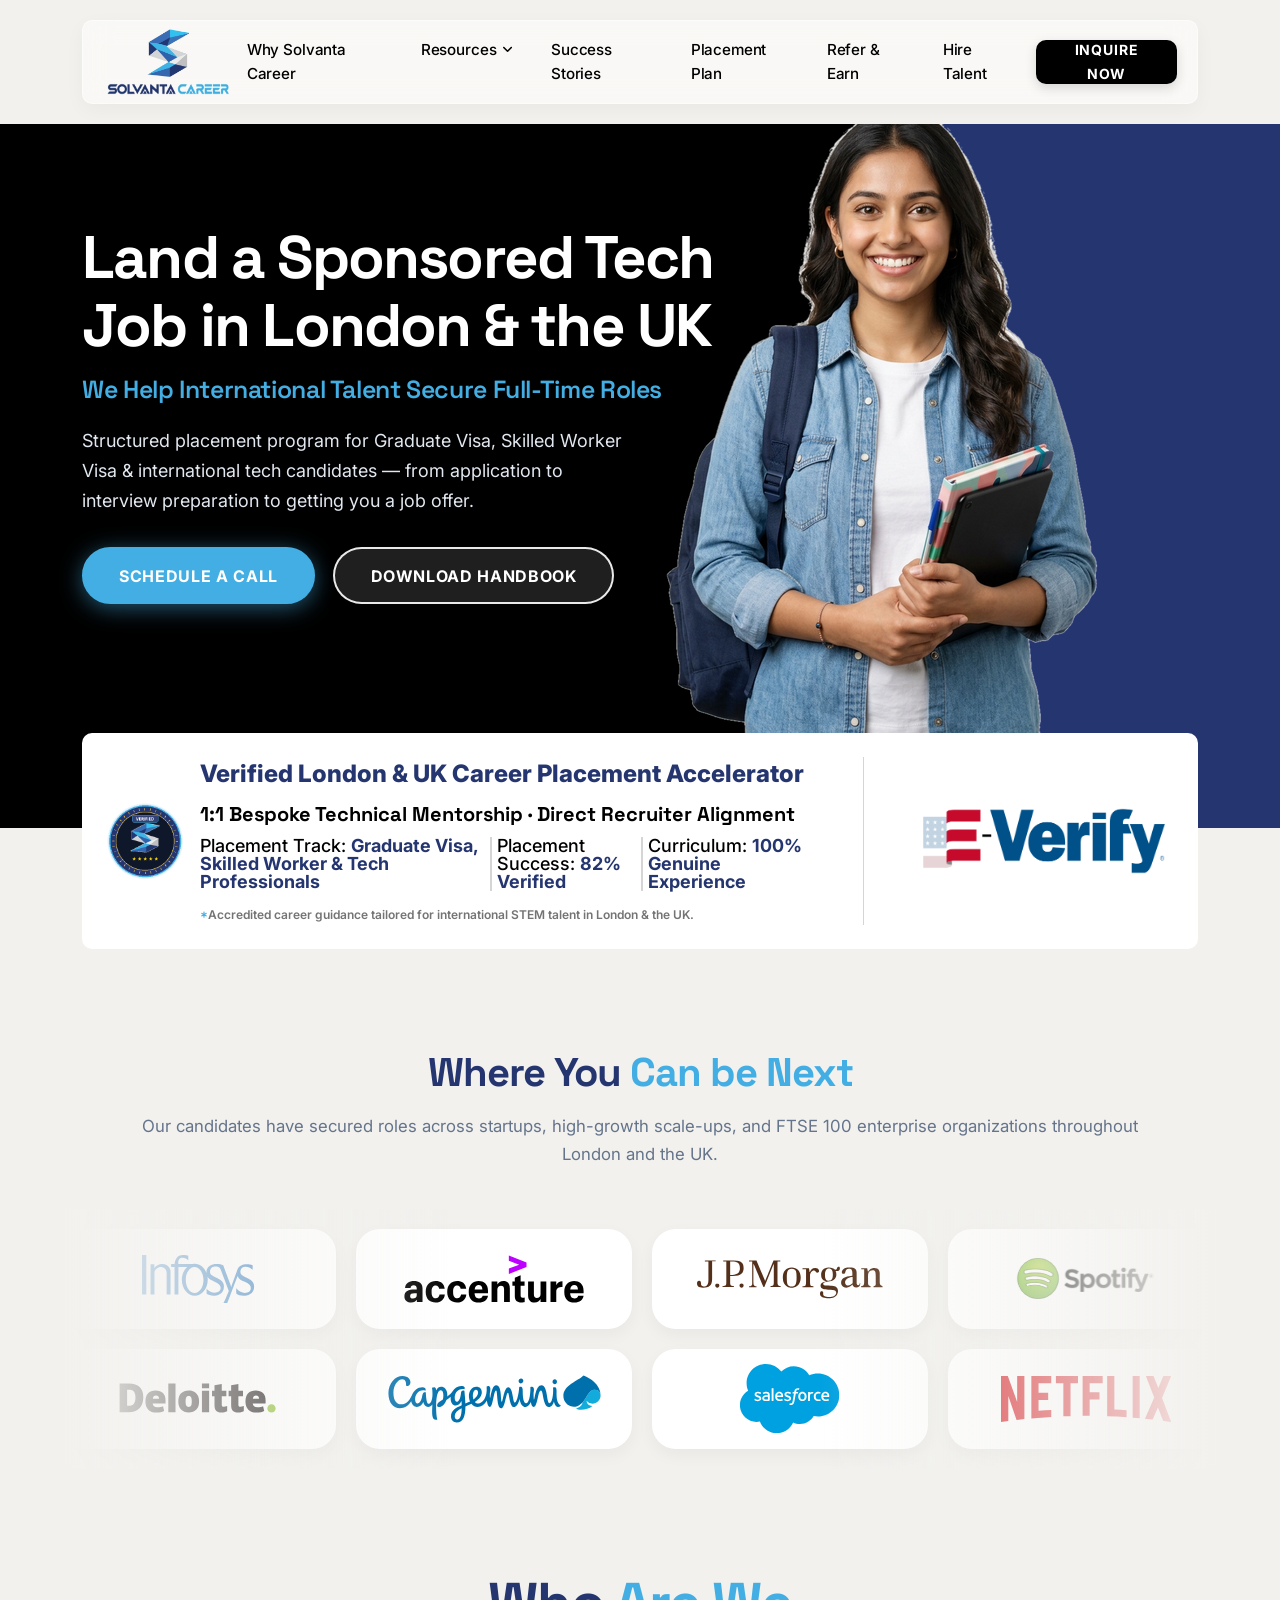
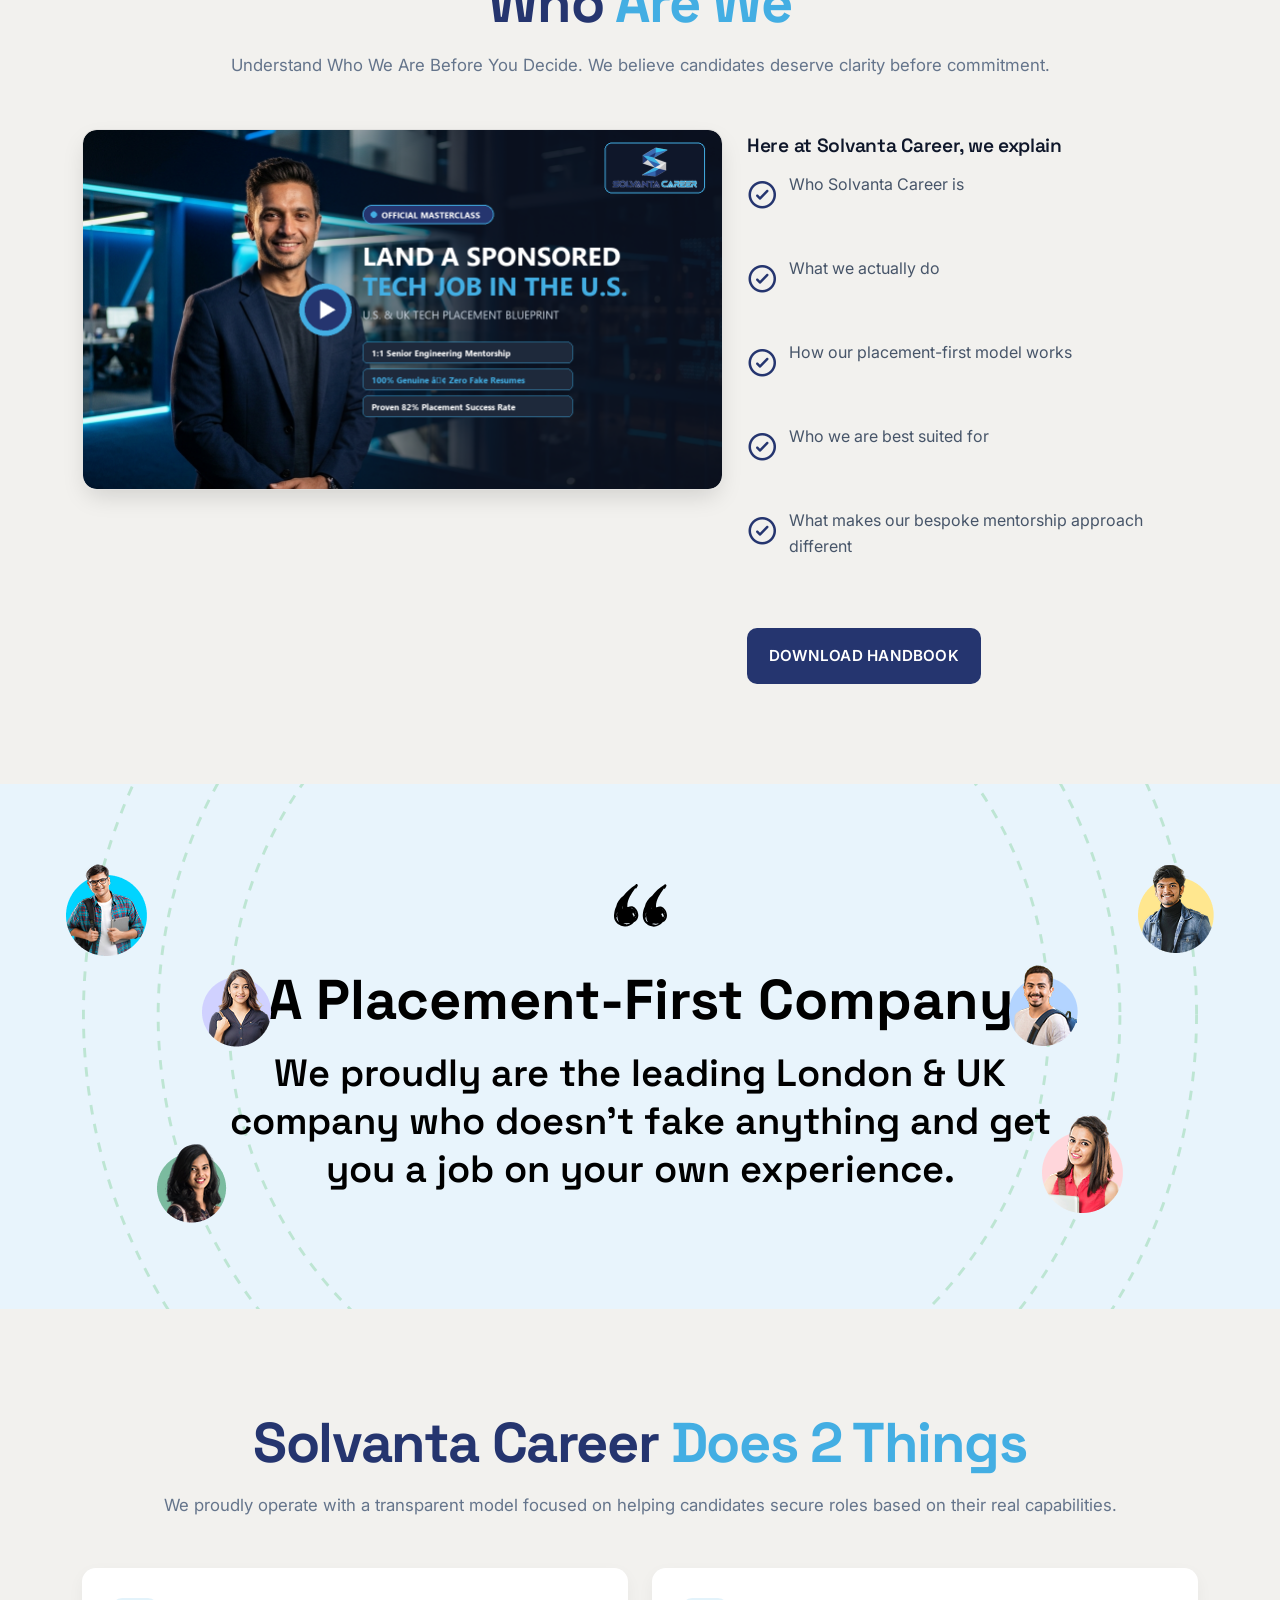
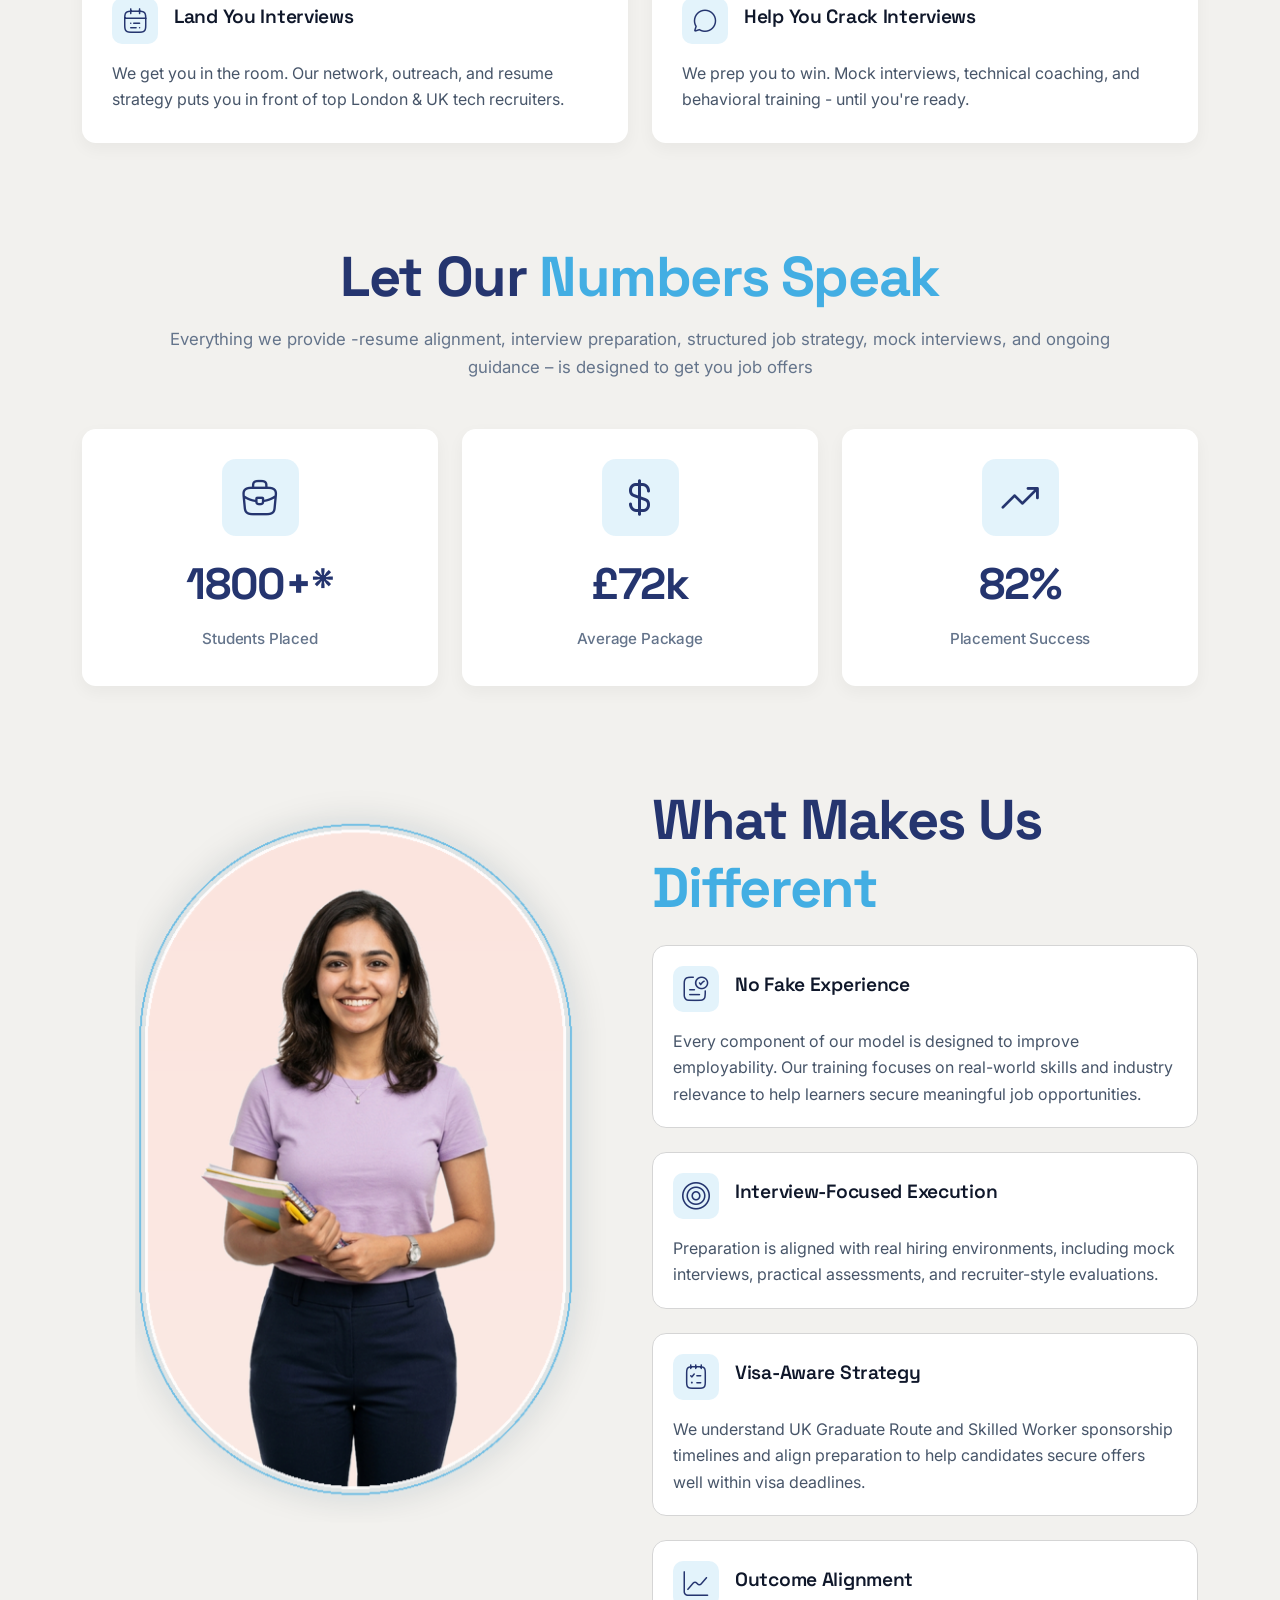
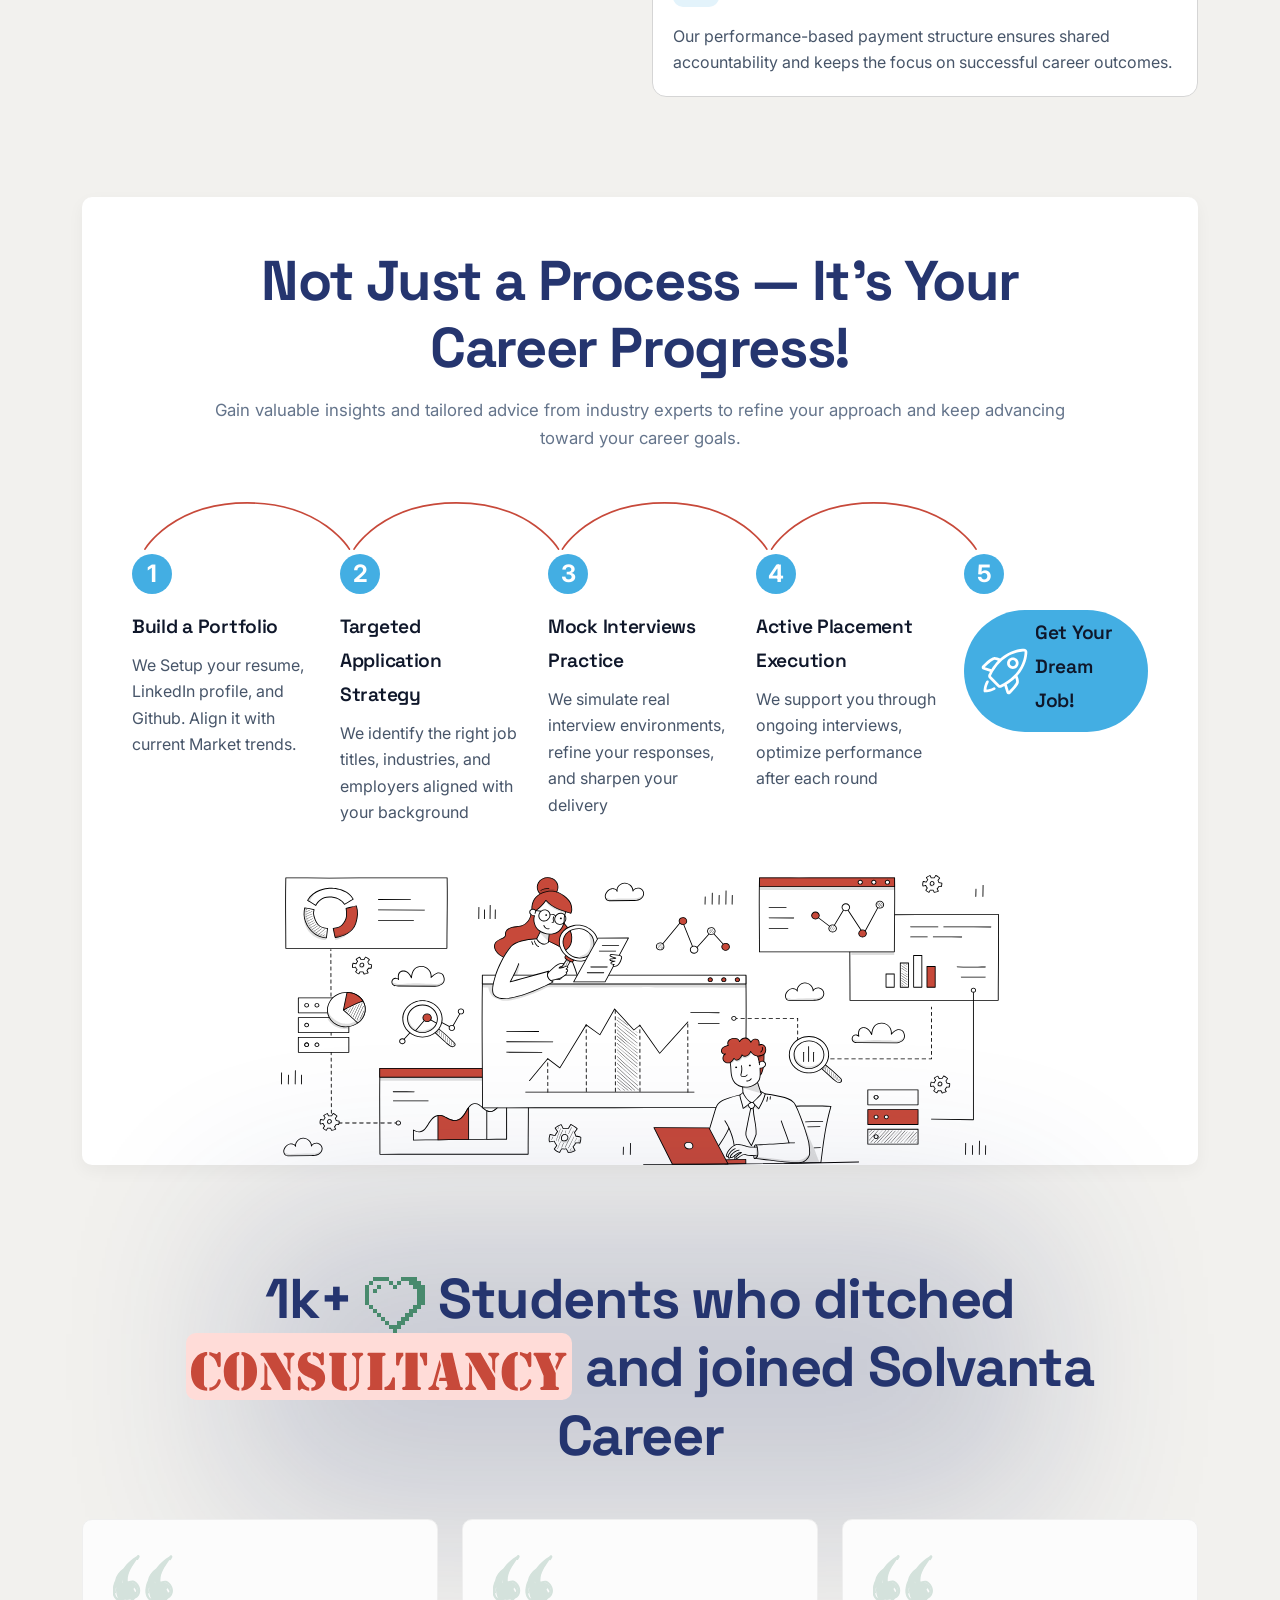
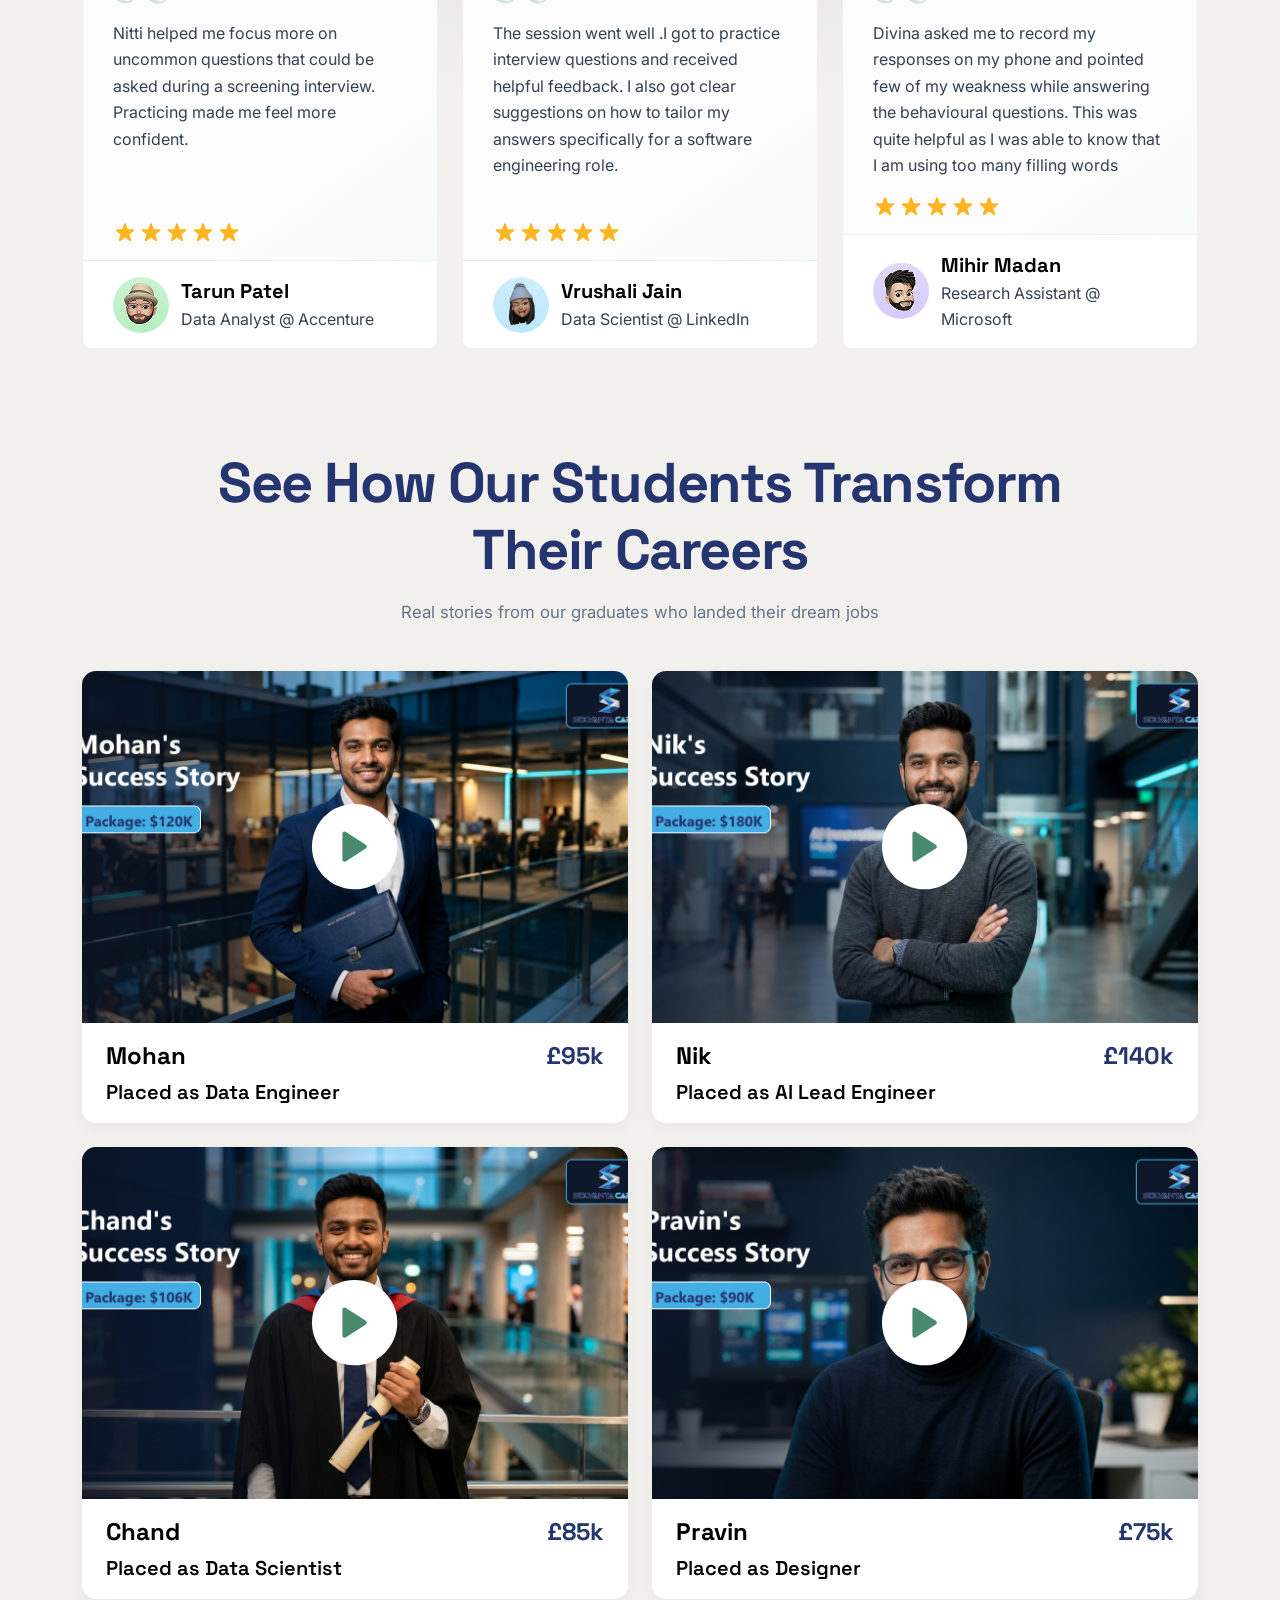
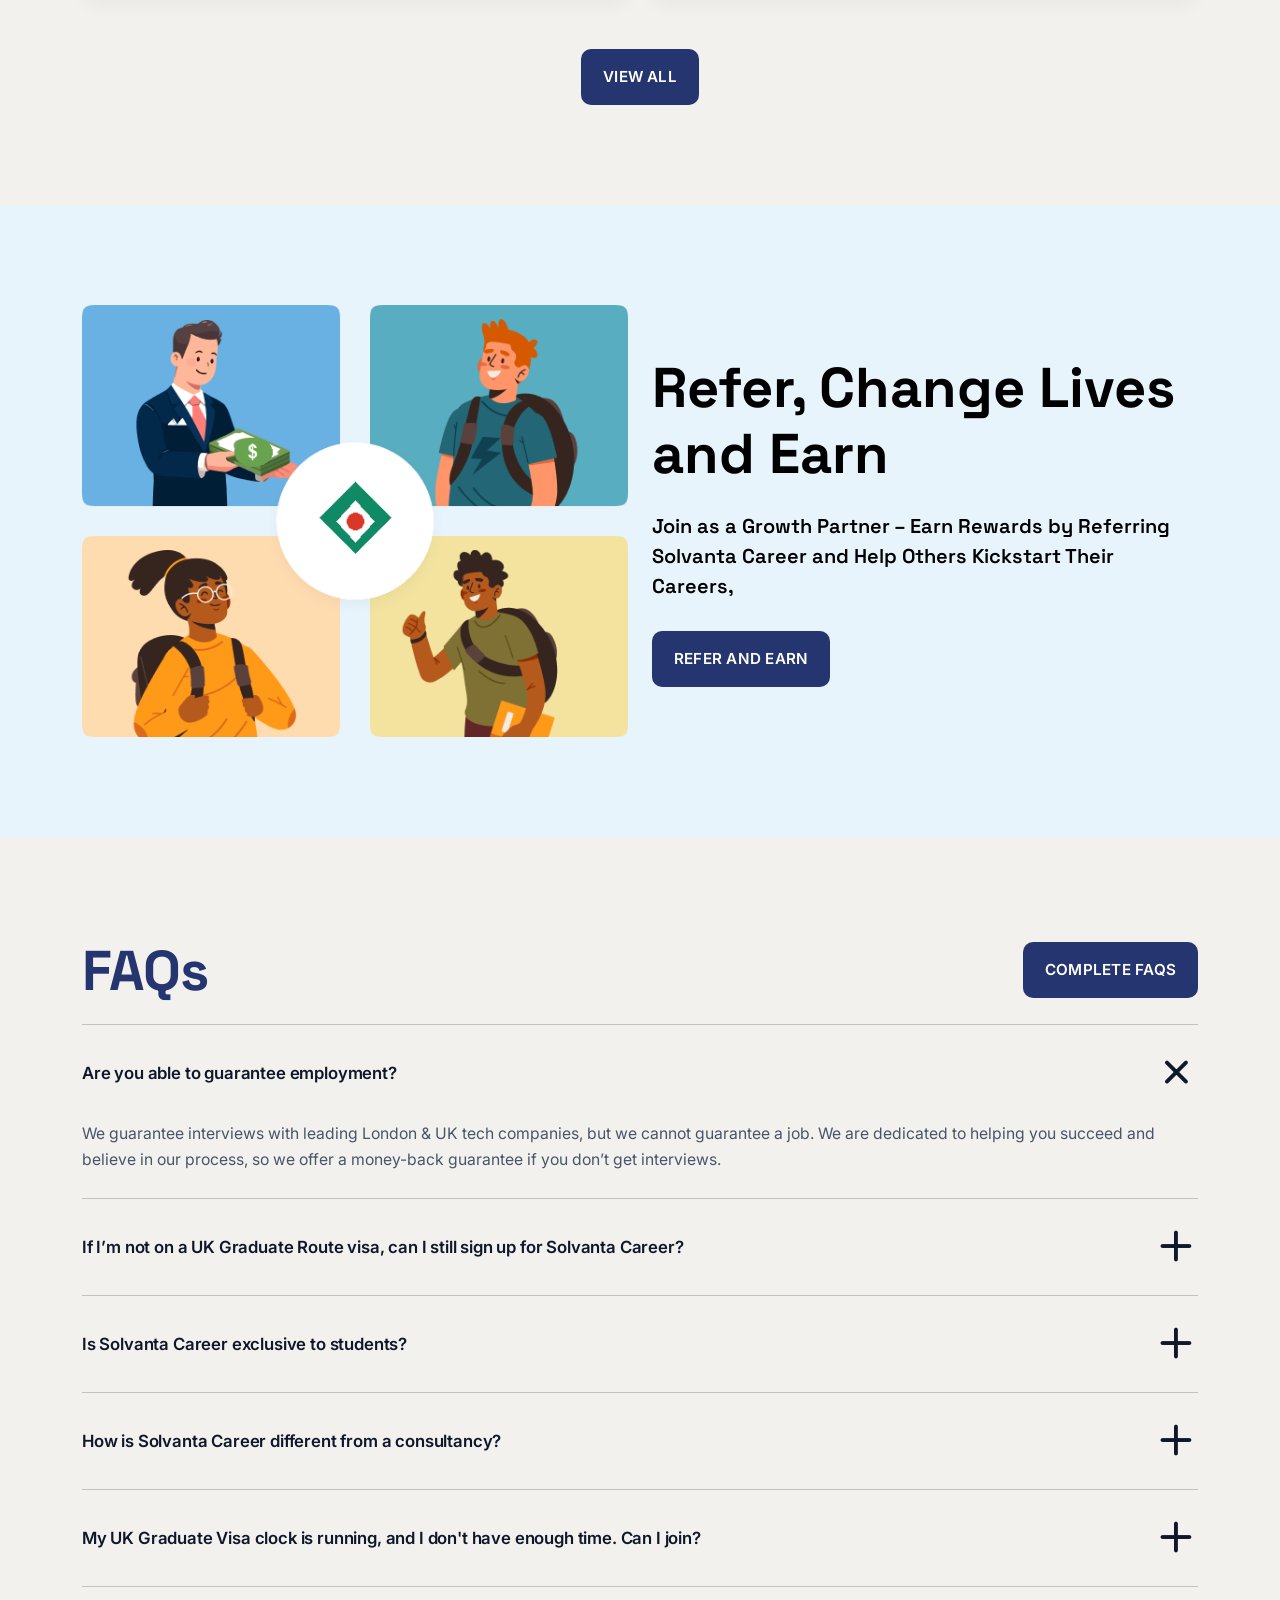
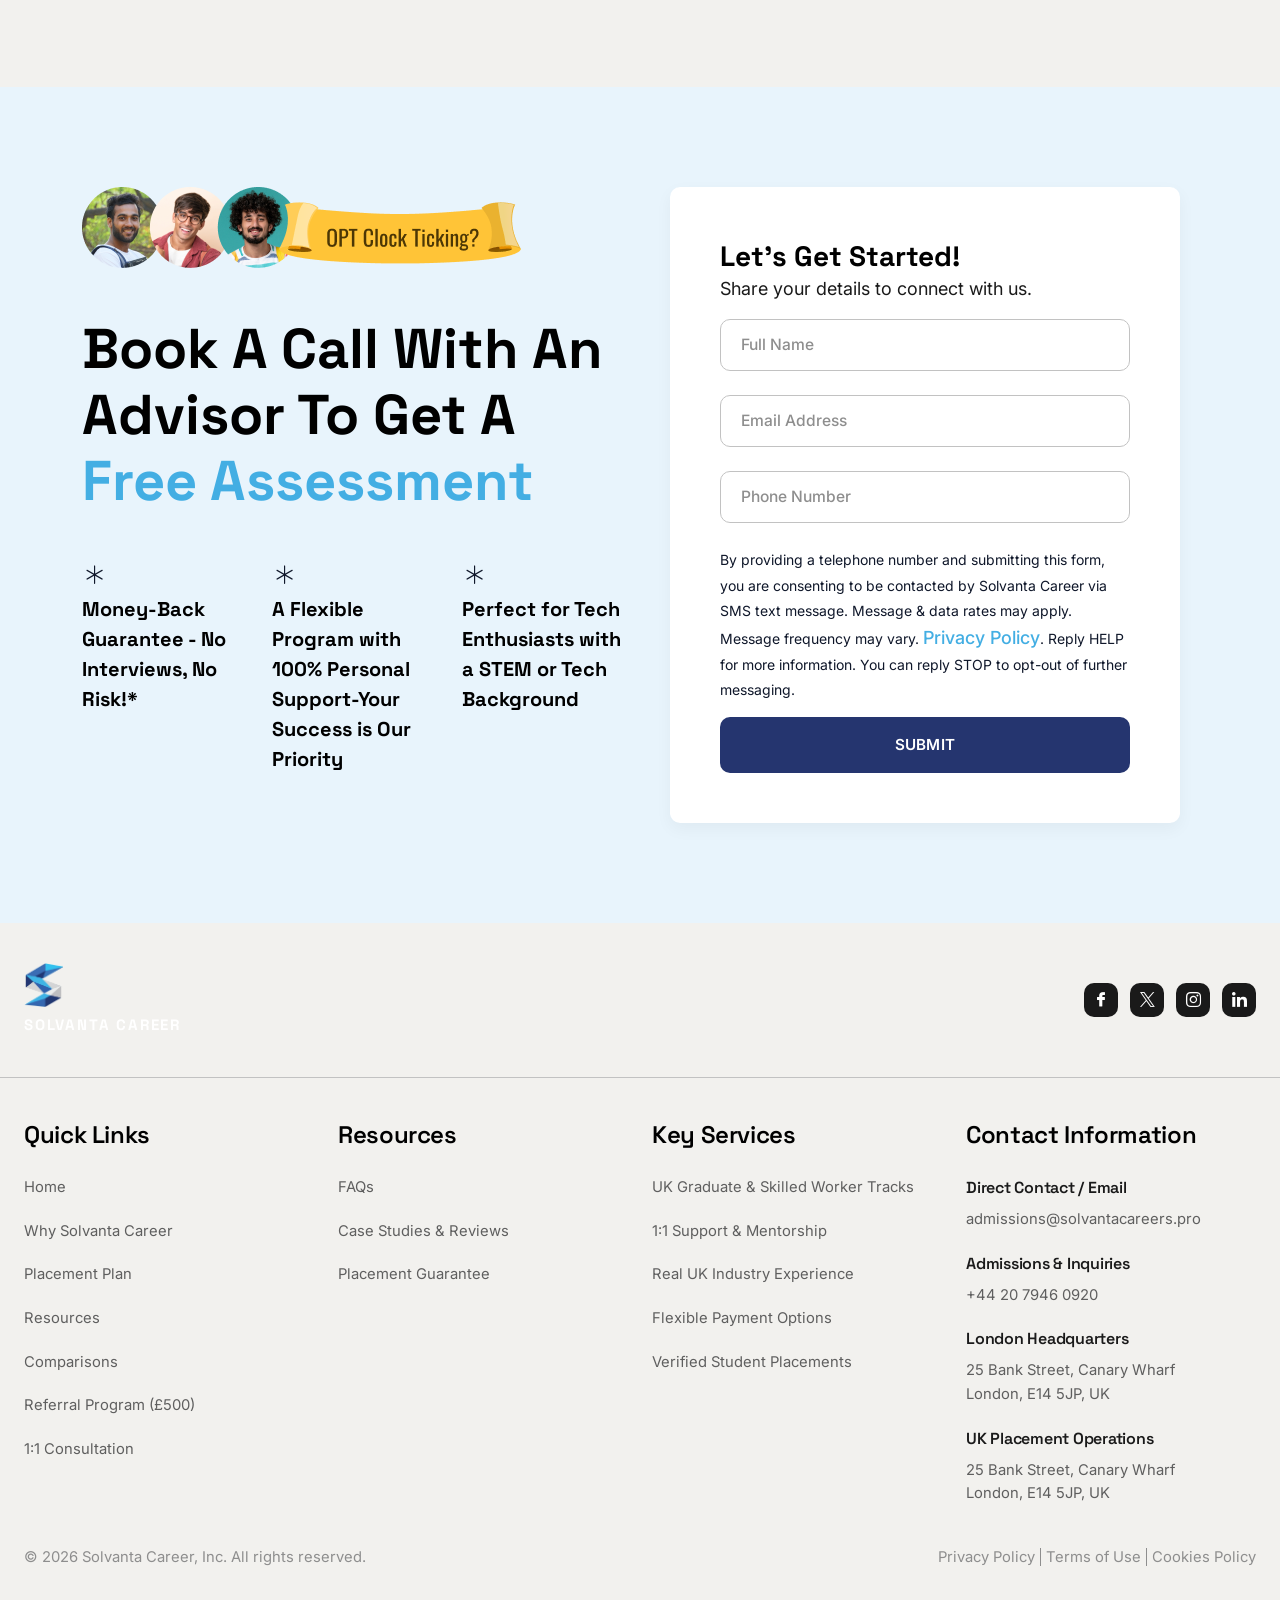
<file: index.html>
<!DOCTYPE html>
<html lang="en">

<head>
	<meta charset="utf-8">
	<meta http-equiv="X-UA-Compatible" content="IE=edge">

	<!-- SEO Metatag -->
	<meta name="description" content="">
	<meta name="keywords" content="">
	<meta name="author" content="">
	

	<link rel="shortcut icon" href="assets/images/logo-icon.png?v=3" type="image/x-icon">
	<meta name="viewport" content="width=device-width, initial-scale=1">
	
	<meta name='robots' content='index, follow, max-image-preview:large, max-snippet:-1, max-video-preview:-1' />

	<!-- This site is optimized with the Yoast SEO plugin v28.8 - https://yoast.com/product/yoast-seo-wordpress/ -->
	<title>UK Tech Career Mentorship | Solvanta Career London</title>
	<meta name="description" content="Solvanta Career offers London &amp; UK tech mentorship with 1:1 guidance, real projects, resume &amp; interview prep, and flexible payments to help you land high-paying UK tech jobs." />
	<link rel="canonical" href="#/" />
	<meta property="og:locale" content="en_US" />
	<meta property="og:type" content="website" />
	<meta property="og:title" content="UK Tech Career Mentorship | Solvanta Career London" />
	<meta property="og:description" content="Solvanta Career offers London &amp; UK tech mentorship with 1:1 guidance, real projects, resume &amp; interview prep, and flexible payments to help you land high-paying UK tech jobs." />
	<meta property="og:url" content="#/" />
	<meta property="og:site_name" content="Solvanta Career" />
	<meta property="article:publisher" content="https://www.facebook.com/people/Solvanta Career/61559964094750/" />
	<meta property="article:modified_time" content="2026-05-29T06:41:17+00:00" />
	<meta name="twitter:card" content="summary_large_image" />
	<meta name="twitter:site" content="@SolvantaCareers" />
	<script type="application/ld+json" class="yoast-schema-graph">{"@context":"https:\/\/schema.org","@graph":[{"@type":"WebPage","@id":"https:\/\/solvantacareers.pro\/","url":"https:\/\/solvantacareers.pro\/","name":"UK Tech Career Mentorship | Solvanta Career London","isPartOf":{"@id":"https:\/\/solvantacareers.pro\/#website"},"about":{"@id":"https:\/\/solvantacareers.pro\/#organization"},"datePublished":"2026-03-25T06:09:16+00:00","dateModified":"2026-05-29T06:41:17+00:00","description":"Solvanta Career offers London & UK tech mentorship with 1:1 guidance, real projects, resume & interview prep, and flexible payments to help you land London &amp; UK tech jobs.","breadcrumb":{"@id":"https:\/\/solvantacareers.pro\/#breadcrumb"},"inLanguage":"en-US","potentialAction":[{"@type":"ReadAction","target":["https:\/\/solvantacareers.pro\/"]}]},{"@type":"BreadcrumbList","@id":"https:\/\/solvantacareers.pro\/#breadcrumb","itemListElement":[{"@type":"ListItem","position":1,"name":"Home"}]},{"@type":"WebSite","@id":"https:\/\/solvantacareers.pro\/#website","url":"https:\/\/solvantacareers.pro\/","name":"Solvanta Career","description":"","publisher":{"@id":"https:\/\/solvantacareers.pro\/#organization"},"potentialAction":[{"@type":"SearchAction","target":{"@type":"EntryPoint","urlTemplate":"https:\/\/solvantacareers.pro\/?s={search_term_string}"},"query-input":{"@type":"PropertyValueSpecification","valueRequired":true,"valueName":"search_term_string"}}],"inLanguage":"en-US"},{"@type":"Organization","@id":"https:\/\/solvantacareers.pro\/#organization","name":"Solvanta Career","url":"https:\/\/solvantacareers.pro\/","logo":{"@type":"ImageObject","inLanguage":"en-US","@id":"https:\/\/solvantacareers.pro\/#\/schema\/logo\/image\/","url":"https:\/\/solvantacareers.pro\/wp-content\/uploads\/2025\/08\/logo.svg","contentUrl":"https:\/\/solvantacareers.pro\/wp-content\/uploads\/2025\/08\/logo.svg","width":188,"height":26,"caption":"Solvanta Career"},"image":{"@id":"https:\/\/solvantacareers.pro\/#\/schema\/logo\/image\/"},"sameAs":["https:\/\/www.facebook.com\/people\/Solvanta Career\/61559964094750\/","https:\/\/x.com\/SolvantaCareers"]}]}</script>
	<!-- / Yoast SEO plugin. -->


<link rel='dns-prefetch' href='//fonts.googleapis.com' />
<link rel="alternate" title="oEmbed (JSON)" type="application/json+oembed" href="#/wp-json/oembed/1.0/embed?url=https%3A%2F%2Fsolvantacareers.pro%2F" />
<link rel="alternate" title="oEmbed (XML)" type="text/xml+oembed" href="#/wp-json/oembed/1.0/embed?url=https%3A%2F%2Fsolvantacareers.pro%2F&#038;format=xml" />
<style id="wp-img-auto-sizes-contain-inline-css">
img:is([sizes=auto i],[sizes^="auto," i]){contain-intrinsic-size:3000px 1500px}
/*# sourceURL=wp-img-auto-sizes-contain-inline-css */

		/* ===== Aesthetic Custom Pointer & Cursor Animation ===== */
		.custom-cursor-dot {
			position: fixed;
			top: 0;
			left: 0;
			width: 8px;
			height: 8px;
			background: #43AEE3;
			border-radius: 50%;
			pointer-events: none;
			z-index: 99999999;
			transform: translate(-50%, -50%);
			transition: opacity 0.25s ease, transform 0.1s ease-out, background-color 0.25s ease;
			box-shadow: 0 0 10px rgba(67, 174, 227, 0.9), 0 0 20px rgba(67, 174, 227, 0.4);
			opacity: 0;
			will-change: transform, opacity;
		}

		.custom-cursor-follower {
			position: fixed;
			top: 0;
			left: 0;
			width: 36px;
			height: 36px;
			border: 1.5px solid rgba(67, 174, 227, 0.7);
			border-radius: 50%;
			background: radial-gradient(circle, rgba(67, 174, 227, 0.15) 0%, rgba(37, 53, 111, 0.04) 65%, transparent 100%);
			pointer-events: none;
			z-index: 99999998;
			transform: translate(-50%, -50%);
			transition: width 0.3s cubic-bezier(0.16, 1, 0.3, 1),
						height 0.3s cubic-bezier(0.16, 1, 0.3, 1),
						background-color 0.3s ease,
						border-color 0.3s ease,
						box-shadow 0.3s ease,
						opacity 0.25s ease;
			box-shadow: 0 0 18px rgba(67, 174, 227, 0.25);
			opacity: 0;
			will-change: transform, opacity;
		}

		/* Hover States on Interactive Elements */
		body.cursor-hover .custom-cursor-follower {
			width: 58px;
			height: 58px;
			background: radial-gradient(circle, rgba(67, 174, 227, 0.25) 0%, rgba(37, 53, 111, 0.1) 70%, transparent 100%);
			border-color: #43AEE3;
			box-shadow: 0 0 28px rgba(67, 174, 227, 0.55), inset 0 0 12px rgba(67, 174, 227, 0.2);
		}

		body.cursor-hover .custom-cursor-dot {
			transform: translate(-50%, -50%) scale(1.4);
			background: #FFFFFF;
			box-shadow: 0 0 14px rgba(67, 174, 227, 1), 0 0 25px rgba(67, 174, 227, 0.8);
		}

		/* Active Click Elastic Snap */
		body.cursor-active .custom-cursor-follower {
			transform: translate(-50%, -50%) scale(0.82);
			border-color: #25356F;
			background: rgba(37, 53, 111, 0.2);
			transition: transform 0.1s ease-out;
		}

		body.cursor-active .custom-cursor-dot {
			transform: translate(-50%, -50%) scale(0.7);
		}

		/* Click Shockwave Ripple */
		.cursor-shockwave {
			position: fixed;
			border-radius: 50%;
			pointer-events: none;
			z-index: 99999997;
			border: 2px solid #43AEE3;
			transform: translate(-50%, -50%);
			animation: shockwaveAnim 0.6s cubic-bezier(0.16, 1, 0.3, 1) forwards;
		}

		@keyframes shockwaveAnim {
			0% {
				width: 10px;
				height: 10px;
				opacity: 0.95;
				box-shadow: 0 0 15px rgba(67, 174, 227, 0.8);
			}
			100% {
				width: 75px;
				height: 75px;
				opacity: 0;
				border-color: rgba(67, 174, 227, 0);
				box-shadow: 0 0 35px rgba(67, 174, 227, 0);
			}
		}

		/* Clean Fallback: Hide Custom Cursor on Touch / Mobile Devices */
		@media (hover: none) or (pointer: coarse) {
			.custom-cursor-dot,
			.custom-cursor-follower,
			.cursor-shockwave {
				display: none !important;
			}
		}

	
		/* ===== High-Contrast Hero Action Buttons ===== */
		.home-banners-section .banner-btn {
			display: flex !important;
			align-items: center !important;
			gap: 1.15rem !important;
			margin-top: 2rem !important;
		}

		/* Primary CTA: Schedule a Call (Vibrant Cyan with High Contrast & Subtle Glow) */
		.home-banners-section .banner-btn .btn-secondary {
			background: #43AEE3 !important;
			color: #FFFFFF !important;
			border: 2px solid #43AEE3 !important;
			padding: 0.9rem 2.2rem !important;
			font-size: 1rem !important;
			font-weight: 700 !important;
			border-radius: 50rem !important;
			box-shadow: 0 4px 22px rgba(67, 174, 227, 0.5) !important;
			transition: all 0.3s cubic-bezier(0.16, 1, 0.3, 1) !important;
			text-transform: uppercase !important;
			letter-spacing: 0.04em !important;
			display: inline-flex !important;
			align-items: center !important;
			justify-content: center !important;
		}

		.home-banners-section .banner-btn .btn-secondary:hover {
			background: #25356F !important;
			border-color: #43AEE3 !important;
			color: #FFFFFF !important;
			transform: translateY(-3px) !important;
			box-shadow: 0 8px 30px rgba(67, 174, 227, 0.65) !important;
		}

		/* Secondary CTA: Download Handbook (Crisp White Outline with Frosted Glass Fill) */
		.home-banners-section .banner-btn .btn-outline-secondary {
			background: rgba(255, 255, 255, 0.12) !important;
			color: #FFFFFF !important;
			border: 2px solid rgba(255, 255, 255, 0.9) !important;
			padding: 0.9rem 2.2rem !important;
			font-size: 1rem !important;
			font-weight: 700 !important;
			border-radius: 50rem !important;
			backdrop-filter: blur(8px) !important;
			-webkit-backdrop-filter: blur(8px) !important;
			box-shadow: 0 4px 15px rgba(0, 0, 0, 0.25) !important;
			transition: all 0.3s cubic-bezier(0.16, 1, 0.3, 1) !important;
			text-transform: uppercase !important;
			letter-spacing: 0.04em !important;
			display: inline-flex !important;
			align-items: center !important;
			justify-content: center !important;
		}

		.home-banners-section .banner-btn .btn-outline-secondary:hover {
			background: #FFFFFF !important;
			color: #25356F !important;
			border-color: #FFFFFF !important;
			transform: translateY(-3px) !important;
			box-shadow: 0 8px 25px rgba(255, 255, 255, 0.4) !important;
		}

	</style>
<style id="wp-emoji-styles-inline-css">

	img.wp-smiley, img.emoji {
		display: inline !important;
		border: none !important;
		box-shadow: none !important;
		height: 1em !important;
		width: 1em !important;
		margin: 0 0.07em !important;
		vertical-align: -0.1em !important;
		background: none !important;
		padding: 0 !important;
	}
/*# sourceURL=wp-emoji-styles-inline-css */
</style>
<style id="wp-block-library-inline-css">
:root{--wp-block-synced-color:#7a00df;--wp-block-synced-color--rgb:122,0,223;--wp-bound-block-color:var(--wp-block-synced-color);--wp-editor-canvas-background:#ddd;--wp-admin-theme-color:#007cba;--wp-admin-theme-color--rgb:0,124,186;--wp-admin-theme-color-darker-10:#006ba1;--wp-admin-theme-color-darker-10--rgb:0,107,160.5;--wp-admin-theme-color-darker-20:#005a87;--wp-admin-theme-color-darker-20--rgb:0,90,135;--wp-admin-border-width-focus:2px}@media (min-resolution:192dpi){:root{--wp-admin-border-width-focus:1.5px}}.wp-element-button{cursor:pointer}:root .has-very-light-gray-background-color{background-color:#eee}:root .has-very-dark-gray-background-color{background-color:#313131}:root .has-very-light-gray-color{color:#eee}:root .has-very-dark-gray-color{color:#313131}:root .has-vivid-green-cyan-to-vivid-cyan-blue-gradient-background{background:linear-gradient(135deg,#00d084,#0693e3)}:root .has-purple-crush-gradient-background{background:linear-gradient(135deg,#34e2e4,#4721fb 50%,#ab1dfe)}:root .has-hazy-dawn-gradient-background{background:linear-gradient(135deg,#faaca8,#dad0ec)}:root .has-subdued-olive-gradient-background{background:linear-gradient(135deg,#fafae1,#67a671)}:root .has-atomic-cream-gradient-background{background:linear-gradient(135deg,#fdd79a,#004a59)}:root .has-nightshade-gradient-background{background:linear-gradient(135deg,#330968,#31cdcf)}:root .has-midnight-gradient-background{background:linear-gradient(135deg,#020381,#2874fc)}:root{--wp--preset--font-size--normal:16px;--wp--preset--font-size--huge:42px}.has-regular-font-size{font-size:1em}.has-larger-font-size{font-size:2.625em}.has-normal-font-size{font-size:var(--wp--preset--font-size--normal)}.has-huge-font-size{font-size:var(--wp--preset--font-size--huge)}:root .has-text-align-center{text-align:center}:root .has-text-align-left{text-align:left}:root .has-text-align-right{text-align:right}.has-fit-text{white-space:nowrap!important}#end-resizable-editor-section{display:none}.aligncenter{clear:both}.items-justified-left{justify-content:flex-start}.items-justified-center{justify-content:center}.items-justified-right{justify-content:flex-end}.items-justified-space-between{justify-content:space-between}.screen-reader-text{word-wrap:normal!important;border:0;clip-path:inset(50%);height:1px;margin:-1px;overflow:hidden;padding:0;position:absolute;width:1px;word-break:normal!important}.screen-reader-text:focus{background-color:#ddd;clip-path:none;color:#444;display:block;font-size:1em;height:auto;left:5px;line-height:normal;padding:15px 23px 14px;text-decoration:none;top:5px;width:auto;z-index:100000}html :where(.has-border-color){border-style:solid}html :where([style^=border-color],[style*=";border-color"],[style*="; border-color"]){border-style:solid}html :where([style^=border-top-color],[style*=";border-top-color"],[style*="; border-top-color"]){border-top-style:solid}html :where([style^=border-right-color],[style*=";border-right-color"],[style*="; border-right-color"]){border-right-style:solid}html :where([style^=border-bottom-color],[style*=";border-bottom-color"],[style*="; border-bottom-color"]){border-bottom-style:solid}html :where([style^=border-left-color],[style*=";border-left-color"],[style*="; border-left-color"]){border-left-style:solid}html :where([style^=border-width],[style*=";border-width"],[style*="; border-width"]){border-style:solid}html :where([style^=border-top-width],[style*=";border-top-width"],[style*="; border-top-width"]){border-top-style:solid}html :where([style^=border-right-width],[style*=";border-right-width"],[style*="; border-right-width"]){border-right-style:solid}html :where([style^=border-bottom-width],[style*=";border-bottom-width"],[style*="; border-bottom-width"]){border-bottom-style:solid}html :where([style^=border-left-width],[style*=";border-left-width"],[style*="; border-left-width"]){border-left-style:solid}html :where(img[class*=wp-image-]){height:auto;max-width:100%}:where(figure){margin:0 0 1em}html :where(.is-position-sticky){--wp-admin--admin-bar--position-offset:var(--wp-admin--admin-bar--height,0px)}@media screen and (max-width:600px){html :where(.is-position-sticky){--wp-admin--admin-bar--position-offset:0px}}
/*wp_block_styles_on_demand_placeholder:6ae4d7613dbe1*/
/*# sourceURL=wp-block-library-inline-css */
</style>
<style id="classic-theme-styles-inline-css">
/*! This file is auto-generated */
.wp-block-button__link{color:#fff;background-color:#32373c;border-radius:9999px;box-shadow:none;text-decoration:none;padding:calc(.667em + 2px) calc(1.333em + 2px);font-size:1.125em}.wp-block-file__button{background:#32373c;color:#fff;text-decoration:none}
/*# sourceURL=/wp-includes/css/classic-themes.min.css */
</style>
<style id="wp-block-styles-placeholder-inline-css">
:root { --wp-internal-comment: "Placeholder for wp_hoist_late_printed_styles() to replace with the block styles printed at wp_footer." }
/*# sourceURL=wp-block-styles-placeholder-inline-css */
</style>
<style id="wp-global-styles-placeholder-inline-css">
:root { --wp-internal-comment: "Placeholder for wp_hoist_late_printed_styles() to replace with the global-styles printed at wp_footer." }
/*# sourceURL=wp-global-styles-placeholder-inline-css */
</style>
<link rel='stylesheet' id='contact-form-7-css' href="assets/css/styles.css" media='all' />
<link rel="preconnect" href="https://fonts.googleapis.com">
<link rel="preconnect" href="https://fonts.gstatic.com" crossorigin>
<link rel='stylesheet' id='solvanta-fonts-family-css' href='https://fonts.googleapis.com/css2?family=Inter:wght@400;500;600;700&family=Space+Grotesk:wght@500;600;700&display=swap' media='all' />
<link rel='stylesheet' id='solvanta-vendor-css' href="assets/css/vendor.min.css" media='all' />
<link rel='stylesheet' id='solvanta-style-css' href="assets/css/style.css" media='all' />
<link rel='stylesheet' id='solvanta-read-more-css' href="assets/css/read-more.css" media='all' />
<script id="jquery-core-js" src="assets/js/jquery.min.js"></script>
<script id="jquery-migrate-js" src="assets/js/jquery-migrate.min.js"></script>
<link rel="https://api.w.org/" href="#/wp-json/" /><link rel="alternate" title="JSON" type="application/json" href="#/wp-json/wp/v2/pages/1192" /><link rel="EditURI" type="application/rsd+xml" title="RSD" href="#/xmlrpc.php?rsd" />
<meta name="generator" content="WordPress 7.1.4" />
<link rel='shortlink' href='#/' />
	<!-- Google tag (gtag.js) -->  <script> window.dataLayer = window.dataLayer || []; function gtag(){dataLayer.push(arguments);} gtag('js', new Date()); gtag('config', 'G-4T4R1CHH51'); </script>

	<!-- Solvanta Premium Typography System: Space Grotesk + Inter -->
	<style id="solvanta-typography-system">
		:root {
			--bs-body-font-family: 'Inter', system-ui, -apple-system, sans-serif;
			--font-primary: 'Inter', system-ui, -apple-system, sans-serif;
			--font-heading: 'Space Grotesk', system-ui, -apple-system, sans-serif;
		}

		/* Universal Base Typography */
		body {
			font-family: 'Inter', system-ui, -apple-system, sans-serif !important;
			color: #0F172A !important;
			font-size: 16px !important;
			line-height: 1.6 !important;
			-webkit-font-smoothing: antialiased;
			-moz-osx-font-smoothing: grayscale;
		}

		/* Headings Hierarchy with Space Grotesk */
		h1, h2, h3, h4, h5, h6,
		.h1, .h2, .h3, .h4, .h5, .h6,
		.inner-title-box h2,
		.sec-title-box h2,
		.banner-content h1,
		.banner-content h3,
		.metric-value,
		.metric-content-box h3 {
			font-family: 'Space Grotesk', system-ui, -apple-system, sans-serif !important;
		}

		/* 1. Hero Section (Ultra-Crisp, High-Contrast & Readable on Dark Hero Canvas) */
		.banner-content h1 {
			font-family: 'Space Grotesk', sans-serif !important;
			font-weight: 700 !important;
			font-size: clamp(2.5rem, 5vw, 3.75rem) !important;
			letter-spacing: -0.03em !important;
			line-height: 1.14 !important;
			color: #FFFFFF !important;
			text-shadow: 0 2px 14px rgba(0, 0, 0, 0.55) !important;
			margin-bottom: 0.75rem !important;
		}

		.banner-content h3 {
			font-family: 'Space Grotesk', sans-serif !important;
			font-weight: 600 !important;
			font-size: clamp(1.2rem, 2.4vw, 1.55rem) !important;
			letter-spacing: -0.015em !important;
			color: #43AEE3 !important;
			text-shadow: 0 2px 10px rgba(0, 0, 0, 0.4) !important;
			margin-bottom: 1.25rem !important;
			line-height: 1.35 !important;
		}

		.banner-content h6,
		.banner-content p {
			font-family: 'Inter', sans-serif !important;
			font-weight: 400 !important;
			font-size: 1.125rem !important; /* 18px */
			line-height: 1.65 !important;
			color: #E2E8F0 !important; /* Ultra-crisp light slate with high contrast */
			text-shadow: 0 1px 8px rgba(0, 0, 0, 0.5) !important;
			max-width: 620px;
			margin-bottom: 2rem !important;
		}

		/* 2. Navigation */
		.navbar .nav-link,
		.navbar-nav .nav-link,
		.header-section a {
			font-family: 'Inter', sans-serif !important;
			font-weight: 500 !important;
			font-size: 0.95rem !important;
			letter-spacing: -0.01em;
		}

		/* 3. Section Titles */
		.inner-title-box h2,
		.sec-title-box h2,
		.who-are-we-section h2,
		.capabilities-section h2,
		.success-student-info-section h2,
		.what-makes-us-different-section h2,
		.career-progress-section h2,
		.alumni-success-section h2,
		.faq-section h2 {
			font-family: 'Space Grotesk', sans-serif !important;
			font-weight: 700 !important;
			letter-spacing: -0.025em !important;
			line-height: 1.2 !important;
			color: #25356F !important;
		}

		.inner-title-box h5,
		.sec-title-box h5 {
			font-family: 'Inter', sans-serif !important;
			font-weight: 400 !important;
			font-size: 1.05rem !important;
			line-height: 1.65 !important;
			color: #64748B !important;
			margin-top: 0.65rem !important;
		}

		/* 4. Middle Sections & Service Cards Readability */
		.different-card-box h5,
		.capability-card h5,
		.progress-box h5,
		.who-info-box h5 {
			font-family: 'Space Grotesk', sans-serif !important;
			font-weight: 600 !important;
			font-size: 1.2rem !important;
			letter-spacing: -0.015em !important;
			color: #0F172A !important;
			margin-bottom: 0.5rem !important;
		}

		.different-card-box p,
		.capability-card p,
		.progress-box p,
		.who-info-box p,
		.who-info-box ul li {
			font-family: 'Inter', sans-serif !important;
			font-weight: 400 !important;
			font-size: 1rem !important; /* 16px */
			line-height: 1.65 !important;
			color: #475569 !important;
		}

		.who-info-box ul {
			margin-bottom: 1.75rem !important;
		}

		.who-info-box ul li {
			margin-bottom: 0.65rem !important;
		}

		/* 5. Statistics (1800+, £72k, 82%) */
		.metric-value,
		.metric-content-box h3,
		.stats-item h3 {
			font-family: 'Space Grotesk', sans-serif !important;
			font-weight: 700 !important;
			font-size: 2.75rem !important;
			letter-spacing: -0.03em !important;
			color: #25356F !important;
			line-height: 1.1 !important;
		}

		.metric-content-box h5,
		.stat-metric-card h5 {
			font-family: 'Inter', sans-serif !important;
			font-weight: 500 !important;
			font-size: 0.95rem !important;
			color: #64748B !important;
			letter-spacing: -0.01em;
			margin-top: 0.35rem !important;
		}

		/* 6. Testimonials & Alumni Success */
		.alumni-success-content p,
		.student-quote-box p,
		.student-testimonials-section p {
			font-family: 'Inter', sans-serif !important;
			font-weight: 400 !important;
			font-size: 1rem !important; /* 16px */
			line-height: 1.65 !important;
			color: #334155 !important;
		}

		.student-quote-box h5,
		.alumni-success-content h5 {
			font-family: 'Space Grotesk', sans-serif !important;
			font-weight: 600 !important;
			letter-spacing: -0.015em;
		}

		/* 7. FAQ Questions & Answers */
		.accordion-button {
			font-family: 'Inter', sans-serif !important;
			font-weight: 600 !important;
			font-size: 1.05rem !important;
			color: #0F172A !important;
			letter-spacing: -0.01em;
			line-height: 1.45 !important;
		}

		.accordion-body,
		.accordion-body p {
			font-family: 'Inter', sans-serif !important;
			font-weight: 400 !important;
			font-size: 0.985rem !important; /* ~16px */
			line-height: 1.65 !important;
			color: #475569 !important;
		}

		/* 8. Buttons & Actions */
		.btn,
		.btn-primary,
		.btn-secondary,
		.btn-outline-secondary,
		.btn-black,
		.banner-btn a {
			font-family: 'Inter', sans-serif !important;
			font-weight: 600 !important;
			letter-spacing: 0.015em !important;
			font-size: 0.95rem !important;
		}

		/* 9. Consultation Form & Modals */
		input, textarea, select, label, .form-label, .form-control {
			font-family: 'Inter', sans-serif !important;
		}

		.form-label {
			font-weight: 600 !important;
			font-size: 0.9rem !important;
			color: #334155 !important;
		}

		.form-control {
			font-size: 0.975rem !important;
		}

		/* 10. Footer */
		footer, .footer-section, .footer-section p, .footer-section a {
			font-family: 'Inter', sans-serif !important;
			font-weight: 400 !important;
			font-size: 0.925rem !important;
			line-height: 1.6 !important;
		}

		.footer-section h5, .footer-section h6 {
			font-family: 'Space Grotesk', sans-serif !important;
			font-weight: 600 !important;
			letter-spacing: -0.015em;
		}

		/* 11. Preloader font consistency */
		.preloader .animation-preloader .txt-loading {
			font-family: 'Space Grotesk', sans-serif !important;
			font-weight: 700 !important;
		}
		.preloader p.preloader-subtext {
			font-family: 'Inter', sans-serif !important;
			font-weight: 600 !important;
			letter-spacing: 4px !important;
		}

		/* 12. Accent Typography & Brand Color Harmonies */
		h1 span, h2 span, h3 span,
		.inner-title-box h2 span,
		.sec-title-box h2 span,
		.lets-content-box h2 span {
			color: #43AEE3 !important;
		}

		/* Smooth sticky-aware in-page anchor scrolling */
		html {
			scroll-behavior: smooth !important;
		}
		section[id] {
			scroll-margin-top: 105px !important;
		}

		/* ===== Exact Transparent Frosted Glass Navbar Matching Reference ===== */
		.header-section {
			position: sticky !important;
			top: 1.25rem !important;
			margin: 1.25rem 0 !important;
			z-index: 99999 !important;
			transition: all 0.3s ease !important;
		}

		.header-section .header-section-inner {
			background: rgba(255, 255, 255, 0.52) !important;
			backdrop-filter: blur(14px) saturate(160%) !important;
			-webkit-backdrop-filter: blur(14px) saturate(160%) !important;
			border: 1px solid rgba(255, 255, 255, 0.45) !important;
			border-radius: 0.625rem !important; /* Clean modern 10px rounded corners matching reference */
			box-shadow: 0px 6px 20px rgba(0, 0, 0, 0.04) !important;
			padding: 0.5rem 1.25rem 0.5rem 1.5rem !important;
			height: auto !important;
			min-height: 68px !important;
			display: flex !important;
			align-items: center !important;
			transition: all 0.3s ease !important;
		}

		.header-section.scrolled .header-section-inner {
			background: rgba(255, 255, 255, 0.82) !important;
			backdrop-filter: blur(18px) saturate(180%) !important;
			-webkit-backdrop-filter: blur(18px) saturate(180%) !important;
			border: 1px solid rgba(226, 232, 240, 0.75) !important;
			box-shadow: 0 10px 25px -5px rgba(0, 0, 0, 0.08) !important;
		}

		.header-section .navbar {
			width: 100% !important;
			padding: 0 !important;
		}

		.header-section .navbar-nav .nav-link {
			color: #000000 !important;
			font-family: 'Inter', sans-serif !important;
			font-weight: 500 !important;
			font-size: 0.95rem !important;
			padding: 0.5rem 0.75rem !important;
			background: transparent !important;
			border-radius: 0 !important;
			transition: color 0.2s ease !important;
		}

		.header-section .navbar-nav .nav-link:hover,
		.header-section .navbar-nav .nav-link.active {
			color: #43AEE3 !important;
			background: transparent !important;
		}

		/* INQUIRE NOW button matching exact reference image */
		.header-section .btn-black {
			background: #000000 !important;
			color: #FFFFFF !important;
			border-radius: 0.625rem !important; /* 10px rounded rect */
			padding: 0.625rem 1.35rem !important;
			height: 2.75rem !important;
			font-family: 'Inter', sans-serif !important;
			font-size: 0.875rem !important;
			font-weight: 700 !important;
			letter-spacing: 0.06em !important;
			text-transform: uppercase !important;
			display: inline-flex !important;
			align-items: center !important;
			justify-content: center !important;
			border: none !important;
			box-shadow: 0 4px 12px rgba(0, 0, 0, 0.15) !important;
			transition: all 0.25s ease !important;
		}

		.header-section .btn-black:hover {
			background: #25356F !important;
			color: #FFFFFF !important;
			transform: translateY(-2px) !important;
			box-shadow: 0 6px 18px rgba(37, 53, 111, 0.35) !important;
		}

		@media (max-width: 1199px) {
			.header-section .navbar-collapse {
				background: rgba(255, 255, 255, 0.96) !important;
				backdrop-filter: blur(20px) !important;
				-webkit-backdrop-filter: blur(20px) !important;
				border-radius: 0.625rem !important;
				border: 1px solid rgba(226, 232, 240, 0.9) !important;
				box-shadow: 0 15px 35px rgba(0,0,0,0.15) !important;
			}
		}
	</style>

		<style id="solvanta-preloader-css">
		.preloader {
			align-items: center;
			cursor: default;
			display: flex;
			height: 100vh;
			justify-content: center;
			position: fixed;
			left: 0;
			top: 0;
			width: 100vw;
			z-index: 99999999 !important;
			overflow: hidden;
			background: #FFFFFF;
			transition: transform 0.85s cubic-bezier(0.76, 0, 0.24, 1), opacity 0.85s cubic-bezier(0.76, 0, 0.24, 1);
			will-change: transform, opacity;
			box-shadow: 0 25px 60px rgba(15, 23, 42, 0.2);
		}
		.preloader .animation-preloader {
			z-index: 1000;
			text-align: center;
			display: flex;
			flex-direction: column;
			align-items: center;
			justify-content: center;
			transition: opacity 0.4s ease-out, transform 0.4s ease-out, filter 0.4s ease-out;
		}
		/* Animated Solvanta Logo + Rotating Ring */
		.preloader-logo-wrap {
			width: 108px;
			height: 108px;
			margin: 0 auto 1.85rem auto;
			position: relative;
			display: flex;
			align-items: center;
			justify-content: center;
		}
		.preloader-ring {
			position: absolute;
			inset: 0;
			border-radius: 50%;
			border: 3.5px solid rgba(67, 174, 227, 0.18);
			border-top-color: #43AEE3;
			border-right-color: #25356F;
			animation: preloaderRingSpin 1.4s cubic-bezier(0.5, 0, 0.5, 1) infinite;
			box-shadow: 0 0 25px rgba(67, 174, 227, 0.35);
		}
		.preloader-logo-img {
			width: 58px;
			height: 58px;
			object-fit: contain;
			animation: preloaderLogoPulse 2s ease-in-out infinite;
			filter: drop-shadow(0 4px 14px rgba(37, 53, 111, 0.3));
			z-index: 2;
			display: block;
		}
		@keyframes preloaderRingSpin {
			0% { transform: rotate(0deg); }
			100% { transform: rotate(360deg); }
		}
		@keyframes preloaderLogoPulse {
			0%, 100% {
				transform: scale(1) translateY(0);
				filter: drop-shadow(0 4px 12px rgba(37, 53, 111, 0.25)) drop-shadow(0 0 8px rgba(67, 174, 227, 0.25));
			}
			50% {
				transform: scale(1.08) translateY(-4px);
				filter: drop-shadow(0 8px 22px rgba(37, 53, 111, 0.35)) drop-shadow(0 0 20px rgba(67, 174, 227, 0.65));
			}
		}
		.preloader .animation-preloader .txt-loading {
			font: 700 2.2rem 'Space Grotesk', system-ui, -apple-system, sans-serif;
			text-align: center;
			user-select: none;
			letter-spacing: 0.14em;
			display: flex;
			justify-content: center;
			align-items: center;
		}
		.preloader .animation-preloader .txt-loading .letters-space {
			width: 0.6em;
			display: inline-block;
		}
		.preloader .animation-preloader .txt-loading .letters-loading {
			color: rgba(15, 23, 42, 0.2);
			position: relative;
			display: inline-block;
		}
		.preloader .animation-preloader .txt-loading .letters-loading::before {
			animation: preloaderLettersLoading 3.5s infinite;
			color: #25356F;
			content: attr(data-text-preloader);
			left: 0;
			opacity: 0;
			position: absolute;
			top: 0;
			transform: rotateY(-90deg);
		}
		.preloader .animation-preloader .txt-loading .letters-loading.letters-accent::before {
			color: #43AEE3;
		}
		.preloader .animation-preloader .txt-loading .letters-loading:nth-child(1)::before { animation-delay: 0.08s; }
		.preloader .animation-preloader .txt-loading .letters-loading:nth-child(2)::before { animation-delay: 0.16s; }
		.preloader .animation-preloader .txt-loading .letters-loading:nth-child(3)::before { animation-delay: 0.24s; }
		.preloader .animation-preloader .txt-loading .letters-loading:nth-child(4)::before { animation-delay: 0.32s; }
		.preloader .animation-preloader .txt-loading .letters-loading:nth-child(5)::before { animation-delay: 0.40s; }
		.preloader .animation-preloader .txt-loading .letters-loading:nth-child(6)::before { animation-delay: 0.48s; }
		.preloader .animation-preloader .txt-loading .letters-loading:nth-child(7)::before { animation-delay: 0.56s; }
		.preloader .animation-preloader .txt-loading .letters-loading:nth-child(8)::before { animation-delay: 0.64s; }
		.preloader .animation-preloader .txt-loading .letters-loading:nth-child(10)::before { animation-delay: 0.72s; }
		.preloader .animation-preloader .txt-loading .letters-loading:nth-child(11)::before { animation-delay: 0.80s; }
		.preloader .animation-preloader .txt-loading .letters-loading:nth-child(12)::before { animation-delay: 0.88s; }
		.preloader .animation-preloader .txt-loading .letters-loading:nth-child(13)::before { animation-delay: 0.96s; }
		.preloader .animation-preloader .txt-loading .letters-loading:nth-child(14)::before { animation-delay: 1.04s; }
		.preloader .animation-preloader .txt-loading .letters-loading:nth-child(15)::before { animation-delay: 1.12s; }
		@keyframes preloaderLettersLoading {
			0%, 75%, 100% {
				opacity: 0;
				transform: rotateY(-90deg);
			}
			25%, 50% {
				opacity: 1;
				transform: rotateY(0deg);
			}
		}
		.preloader p.preloader-subtext {
			font: 600 0.82rem 'Inter', sans-serif;
			letter-spacing: 0.28em;
			color: #64748B;
			margin-top: 1.1rem;
		}
		.preloader.loaded {
			transform: translateY(-100%);
			pointer-events: none !important;
		}
		.preloader.loaded .animation-preloader {
			opacity: 0;
			transform: translateY(-25px) scale(0.92);
			filter: blur(6px);
		}
	

		/* ===== High-End Scroll Reveal Animations ===== */
		#scroll-progress-bar {
			position: fixed;
			top: 0;
			left: 0;
			height: 3px;
			width: 0%;
			background: linear-gradient(90deg, #25356F 0%, #43AEE3 50%, #6FD4FF 100%);
			z-index: 10000000;
			transition: width 0.1s cubic-bezier(0.16, 1, 0.3, 1);
			box-shadow: 0 0 10px rgba(67, 174, 227, 0.6);
			pointer-events: none;
		}

		/* Dynamic Header Elevation on Scroll */
		.header-section.scrolled {
			background: rgba(255, 255, 255, 0.94) !important;
			backdrop-filter: blur(14px);
			-webkit-backdrop-filter: blur(14px);
			box-shadow: 0 8px 24px rgba(37, 53, 111, 0.08);
			padding-top: 8px !important;
			padding-bottom: 8px !important;
			transition: all 0.35s cubic-bezier(0.16, 1, 0.3, 1);
		}

		/* Core Reveal Animations */
		.scroll-reveal {
			opacity: 0;
			transform: translate3d(0, 36px, 0);
			filter: blur(3px);
			transition: opacity 0.8s cubic-bezier(0.16, 1, 0.3, 1),
						transform 0.8s cubic-bezier(0.16, 1, 0.3, 1),
						filter 0.8s cubic-bezier(0.16, 1, 0.3, 1);
			will-change: opacity, transform, filter;
		}
		.scroll-reveal.revealed {
			opacity: 1;
			transform: translate3d(0, 0, 0);
			filter: blur(0);
		}

		/* Zoom Reveal for Images, Badges, Metrics */
		.scroll-reveal-zoom {
			opacity: 0;
			transform: scale(0.92) translate3d(0, 20px, 0);
			filter: blur(3px);
			transition: opacity 0.85s cubic-bezier(0.16, 1, 0.3, 1),
						transform 0.85s cubic-bezier(0.16, 1, 0.3, 1),
						filter 0.85s cubic-bezier(0.16, 1, 0.3, 1);
			will-change: opacity, transform, filter;
		}
		.scroll-reveal-zoom.revealed {
			opacity: 1;
			transform: scale(1) translate3d(0, 0, 0);
			filter: blur(0);
		}

		/* Lateral Directional Reveals */
		.scroll-reveal-left {
			opacity: 0;
			transform: translate3d(-36px, 0, 0);
			filter: blur(3px);
			transition: opacity 0.8s cubic-bezier(0.16, 1, 0.3, 1),
						transform 0.8s cubic-bezier(0.16, 1, 0.3, 1),
						filter 0.8s cubic-bezier(0.16, 1, 0.3, 1);
			will-change: opacity, transform, filter;
		}
		.scroll-reveal-left.revealed {
			opacity: 1;
			transform: translate3d(0, 0, 0);
			filter: blur(0);
		}

		.scroll-reveal-right {
			opacity: 0;
			transform: translate3d(36px, 0, 0);
			filter: blur(3px);
			transition: opacity 0.8s cubic-bezier(0.16, 1, 0.3, 1),
						transform 0.8s cubic-bezier(0.16, 1, 0.3, 1),
						filter 0.8s cubic-bezier(0.16, 1, 0.3, 1);
			will-change: opacity, transform, filter;
		}
		.scroll-reveal-right.revealed {
			opacity: 1;
			transform: translate3d(0, 0, 0);
			filter: blur(0);
		}

		/* Staggered Children Delays */
		.stagger-parent .scroll-reveal:nth-child(1),
		.stagger-parent .scroll-reveal-zoom:nth-child(1) { transition-delay: 0.05s; }
		.stagger-parent .scroll-reveal:nth-child(2),
		.stagger-parent .scroll-reveal-zoom:nth-child(2) { transition-delay: 0.14s; }
		.stagger-parent .scroll-reveal:nth-child(3),
		.stagger-parent .scroll-reveal-zoom:nth-child(3) { transition-delay: 0.23s; }
		.stagger-parent .scroll-reveal:nth-child(4),
		.stagger-parent .scroll-reveal-zoom:nth-child(4) { transition-delay: 0.32s; }
		.stagger-parent .scroll-reveal:nth-child(5),
		.stagger-parent .scroll-reveal-zoom:nth-child(5) { transition-delay: 0.41s; }
		.stagger-parent .scroll-reveal:nth-child(6),
		.stagger-parent .scroll-reveal-zoom:nth-child(6) { transition-delay: 0.50s; }

		/* Hover Micro-Interactions on Cards */
		.different-card-box,
		.capability-card,
		.stat-metric-card,
		.progress-box,
		.board-box {
			transition: transform 0.35s cubic-bezier(0.16, 1, 0.3, 1),
						box-shadow 0.35s cubic-bezier(0.16, 1, 0.3, 1),
						border-color 0.35s cubic-bezier(0.16, 1, 0.3, 1) !important;
		}
		.different-card-box:hover,
		.capability-card:hover,
		.stat-metric-card:hover {
			transform: translateY(-6px) !important;
			box-shadow: 0 16px 36px rgba(37, 53, 111, 0.12) !important;
			border-color: rgba(67, 174, 227, 0.35) !important;
		}

		/* Subtle Floating Hero Animation */
		@keyframes floatStudent {
			0%, 100% { transform: translateY(0px); }
			50% { transform: translateY(-8px); }
		}
		.banner-image img {
			animation: floatStudent 6s ease-in-out infinite;
		}

		/* Accessibility: Prefers Reduced Motion */
		@media (prefers-reduced-motion: reduce) {
			.scroll-reveal,
			.scroll-reveal-zoom,
			.scroll-reveal-left,
			.scroll-reveal-right {
				opacity: 1 !important;
				transform: none !important;
				filter: none !important;
				transition: none !important;
			}
			.banner-image img {
				animation: none !important;
			}
		}
	
	</style>
</head>


	<body class="home wp-singular page-template page-template-home-v2 page-template-home-v2-php page page-id-1192 wp-theme-solvantacareers wp-child-theme-solvantacareersChild">

		<!-- Solvanta Premium Preloader with Animated Logo -->
		<div id="preloader" class="preloader">
			<div class="animation-preloader">
				<div class="preloader-logo-wrap">
					<div class="preloader-ring"></div>
					<img src="assets/images/logo-icon.png?v=3" alt="Solvanta Logo" class="preloader-logo-img">
				</div>
				<div class="txt-loading">
					<span data-text-preloader="S" class="letters-loading">S</span>
					<span data-text-preloader="O" class="letters-loading">O</span>
					<span data-text-preloader="L" class="letters-loading">L</span>
					<span data-text-preloader="V" class="letters-loading">V</span>
					<span data-text-preloader="A" class="letters-loading">A</span>
					<span data-text-preloader="N" class="letters-loading">N</span>
					<span data-text-preloader="T" class="letters-loading">T</span>
					<span data-text-preloader="A" class="letters-loading">A</span>
					<span class="letters-space">&nbsp;</span>
					<span data-text-preloader="C" class="letters-loading letters-accent">C</span>
					<span data-text-preloader="A" class="letters-loading letters-accent">A</span>
					<span data-text-preloader="R" class="letters-loading letters-accent">R</span>
					<span data-text-preloader="E" class="letters-loading letters-accent">E</span>
					<span data-text-preloader="E" class="letters-loading letters-accent">E</span>
					<span data-text-preloader="R" class="letters-loading letters-accent">R</span>
				</div>
				<p class="preloader-subtext">CAREER ACCELERATION PLATFORM</p>
			</div>
		</div>
		<!-- Preloader End -->


		

	<!-- Solvanta Aesthetic Custom Cursor -->
	<div class="custom-cursor-dot" id="cursorDot"></div>
	<div class="custom-cursor-follower" id="cursorFollower"></div>

	<header class="header-section">

		<div class="container">
			<div class="header-section-inner">
				<nav class="navbar navbar-expand-xl">
					<div class="logo-with-toggle">
						<button class="navbar-toggler" type="button" data-bs-toggle="collapse"
							data-bs-target="#navbarMobileToggle" aria-controls="navbarMobileToggle" aria-expanded="false"
							aria-label="Toggle navigation">
							<img src="assets/images/hamburger-ic.svg" alt="Hamburger Icon" class="menu-ic">
							<img src="assets/images/close-ic.svg" alt="Close Icon" class="close-ic">
						</button>
						<a class="brand-logo brand-logo-stacked" href="index.html" style="display: flex; flex-direction: column; align-items: center; justify-content: center; gap: 6px; text-decoration: none;">
							<img src="assets/images/logo-icon.png?v=3" alt="Solvanta Career Logo" class="header-logo-icon" style="height: 48px; width: auto; display: block;">
							<img src="assets/images/logo-text.png?v=3" alt="SOLVANTA CAREER" class="header-logo-text" style="height: 12px; width: auto; display: block;">
						</a>
					</div>
					<div class="top-navbar">
						<div class="collapse navbar-collapse" id="navbarMobileToggle">
							<ul class="navbar-nav me-auto mr-auto w-100">
								<!--<li class="nav-item dropdown">
									<a class="nav-link dropdown-toggle" href="#" id="programsDropdown" role="button" data-bs-toggle="dropdown" aria-expanded="false">Programs</a>
									<ul class="dropdown-menu" aria-labelledby="programsDropdown">
										<li><a class="dropdown-item" href="#/program/software-development/"><img src="assets/images/menu-icon-01.svg" alt="">Software Developer</a></li>
										
										<li><a class="dropdown-item" href="#/program/data-analytics-machine-learning/"><img src="assets/images/menu-icon-02.svg" alt="">Data analytics/Machine learning</a></li>
										<li><a class="dropdown-item" href="#/program/business-analytics/"><img src="assets/images/menu-icon-13.svg" alt="">Business Analytics</a></li>
										
										<li><a class="dropdown-item" href="#/program/data-analytics-machine-learning/"><img src="assets/images/menu-icon-12.svg" alt="">Data Engineering</a></li>
										<li><a class="dropdown-item" href="#/program/data-analytics-machine-learning/"><img src="assets/images/menu-icon-03.svg" alt="">Data Analytics</a></li>
										
									</ul>
								</li>-->
								<!--<li class="nav-item dropdown">
									<a class="nav-link dropdown-toggle" href="#" id="whySolvanta CareerDropdown" role="button" data-bs-toggle="dropdown" aria-expanded="false">Why Solvanta Career</a>
									<ul class="dropdown-menu" aria-labelledby="whySolvanta CareerDropdown">
										<li><a class="dropdown-item" href="#/opt-student"><img src="assets/images/menu-icon-04.svg" alt="">Designed for UK Graduate &amp; Skilled Worker </a></li>
										<li><a class="dropdown-item" href="#/support-mentorship"><img src="assets/images/menu-icon-07.svg" alt="">1:1 support & mentorship</a></li>
										<li><a class="dropdown-item" href="#/stem-opt-real-work-experience"><img src="assets/images/menu-icon-06.svg" alt="">Real industry experience</a></li>
										<li><a class="dropdown-item" href="#/flexible-payment"><img src="assets/images/menu-icon-05.svg" alt="">Flexible payment options</a></li>									
										<li><a class="dropdown-item" href="#/student-reviews"><img src="assets/images/menu-icon-08.svg" alt="">Student reviews</a></li>
									</ul>
								</li>-->
								<li class="nav-item">
									<a class="nav-link" href="why-solvanta.html">Why Solvanta Career</a>
								</li>
								<li class="nav-item dropdown">
									<a class="nav-link dropdown-toggle" href="resources.html" id="resourcesDropdown" role="button" data-bs-toggle="dropdown" aria-expanded="false">Resources</a>
									<ul class="dropdown-menu" aria-labelledby="resourcesDropdown">
										<li><a class="dropdown-item" href="resources.html"><img src="assets/images/menu-icon-11.svg" alt="">Blogs &amp; Guides</a></li>
										<li><a class="dropdown-item" href="resources.html#faqs"><img src="assets/images/menu-icon-09.svg" alt="">FAQs</a></li>
										<li><a class="dropdown-item" href="success-stories.html"><img src="assets/images/menu-icon-08.svg" alt="">Student Reviews</a></li>
									</ul>
								</li>
								<li class="nav-item">
									<a class="nav-link" href="success-stories.html">Success Stories</a>
								</li>
								
								<li class="nav-item">
									<a class="nav-link" href="placement-plan.html">Placement Plan</a>
								</li>
								<li class="nav-item">
									<a class="nav-link" href="refer-and-earn.html">Refer & Earn</a>
								</li>
								<li class="nav-item">
									<a class="nav-link" href="hire-talent.html">Hire Talent</a>
								</li>
							</ul>
						</div>
						<div class="btn-group">
							<a href="#contact-us" class="btn btn-black">Inquire Now</a>
						</div>
					</div>
				</nav>
			</div>
		</div>
		<div class="overlay-bg"></div>
	</header><!-- Wrapper Content Start -->
	<div class="wrapper-section">
		<!-- Banner Section Start -->
		<section class="home-banners-section">
			<div class="container">
				<div class="banner-inner">
					<div class="row">
						<div class="col-12 col-lg-8  col-xl-7">
							<div class="banner-content scroll-reveal">
								<h1>Land a Sponsored Tech Job in London &amp; the UK</h1>
<h3>We Help International Talent Secure Full-Time Roles</h3>
								<h6>Structured placement program for Graduate Visa, Skilled Worker Visa &amp; international tech candidates — from application to interview preparation to getting you a job offer.</h6>
								<div class="banner-btn">
									<a href="#contact-us" class="btn btn-secondary">Schedule a Call</a>
									<a href="javascript:;" class="btn btn-outline-secondary" data-bs-toggle="modal" data-bs-target="#handbookDownloadPopup" data-bs-dismiss="modal">Download Handbook</a>
								</div>
							</div>
						</div>
						<div class="col-12 col-lg-4 col-xl-5">
							<div class="banner-image scroll-reveal-zoom">
								<img src="assets/images/banner-student-img.png?v=4" alt="Solvanta Career Student">
							</div>
							
						</div>
					</div>
				</div>
			</div>
		</section>
		<!-- Banner Section End -->
		
<!-- Board Section Start -->
	  <section class="career-board-section">
			<div class="container">
				<div class="career-board-inner">
					<div class="row align-items-center justify-content-center">
						<div class="col-12 col-lg-12">
							<div class="board-box scroll-reveal">
								<div class="board-inner">
									<div class="img-box">
										<img src="assets/images/certified-badge.png?v=2" alt="Verified Career Accelerator" style="width: 78px; height: 78px; object-fit: contain;">
									</div>
									<div class="content-box">
										<span class="title-line">Verified London &amp; UK Career Placement Accelerator</span>
										<h6>1:1 Bespoke Technical Mentorship &middot; Direct Recruiter Alignment</h6>
										<ul>
											<li>Placement Track: <span>Graduate Visa, Skilled Worker &amp; Tech Professionals</span></li>
											<li>Placement Success: <span>82% Verified</span></li>
											<li>Curriculum: <span>100% Genuine Experience</span></li>
										</ul>
										<p><span class="text-primary">*</span>Accredited career guidance tailored for international STEM talent in London &amp; the UK.</p>
									</div>
								</div>
								<div class="e-verify-img-box">
									<a href="javascript:;" title="E-Verify Employer"><img src="assets/images/e-verify.png" alt="E-Verify Employer"></a>
								</div>
							</div>
						</div>
					</div>
				</div>
			</div>
		</section>
		<!-- Board Section End -->

		<!-- Where You Can be Next Section Start -->
		<section class="company-logo-section pt-100">
			<div class="container">
				<div class="inner-title-box title-color-primary">
					<h2>Where You <span>Can be Next</span></h2>
<h5>Our candidates have secured roles across startups, high-growth scale-ups, and FTSE 100 enterprise organizations throughout London and the UK.</h5>
				</div>
			</div>
			<div class="company-logo-slider">

				<div class="swiper swiper-company-logo-top">

					<div class="swiper-wrapper">

						<div class="swiper-slide">

							<div class="company-logo-card"><img src="assets/images/new-amazon-logo.svg" alt="Amazon"></div>

						</div>

						<div class="swiper-slide">

							<div class="company-logo-card"><img src="assets/images/new-Infosys-logo.svg" alt="Infosys"></div>

						</div>

						<div class="swiper-slide">

							<div class="company-logo-card"><img src="assets/images/new-accenture-logo.svg" alt="Accenture"></div>

						</div>

						<div class="swiper-slide">

							<div class="company-logo-card"><img src="assets/images/new-jp-morgan-logo.svg" alt="J.P. Morgan"></div>

						</div>

						<div class="swiper-slide">

							<div class="company-logo-card"><img src="assets/images/new-spotify-logo.svg" alt="Spotify"></div>

						</div>

						<div class="swiper-slide">

							<div class="company-logo-card"><img src="assets/images/new-amazon-logo.svg" alt="Amazon"></div>

						</div>

						<div class="swiper-slide">

							<div class="company-logo-card"><img src="assets/images/new-Infosys-logo.svg" alt="Infosys"></div>

						</div>

						<div class="swiper-slide">

							<div class="company-logo-card"><img src="assets/images/new-accenture-logo.svg" alt="Accenture"></div>

						</div>

						<div class="swiper-slide">

							<div class="company-logo-card"><img src="assets/images/new-jp-morgan-logo.svg" alt="J.P. Morgan"></div>

						</div>

						<div class="swiper-slide">

							<div class="company-logo-card"><img src="assets/images/new-spotify-logo.svg" alt="Spotify"></div>

						</div>

					</div>

				</div>



				<div class="swiper swiper-company-logo-bottom">

					<div class="swiper-wrapper">

						<div class="swiper-slide">

							<div class="company-logo-card"><img src="assets/images/new-capgemini-logo.svg" alt="Capgemini"></div>

						</div>

						<div class="swiper-slide">

							<div class="company-logo-card"><img src="assets/images/new-salesforce-logo.svg" alt="Salesforce"></div>

						</div>

						<div class="swiper-slide">

							<div class="company-logo-card"><img src="assets/images/new-netflix-logo.svg" alt="Netflix"></div>

						</div>

						<div class="swiper-slide">

							<div class="company-logo-card"><img src="assets/images/new-microsoft-logo.svg" alt="Microsoft"></div>

						</div>

						<div class="swiper-slide">

							<div class="company-logo-card"><img src="assets/images/new-deloitte-logo.svg" alt="Deloitte"></div>

						</div>

						<div class="swiper-slide">

							<div class="company-logo-card"><img src="assets/images/new-capgemini-logo.svg" alt="Capgemini"></div>

						</div>

						<div class="swiper-slide">

							<div class="company-logo-card"><img src="assets/images/new-salesforce-logo.svg" alt="Salesforce"></div>

						</div>

						<div class="swiper-slide">

							<div class="company-logo-card"><img src="assets/images/new-netflix-logo.svg" alt="Netflix"></div>

						</div>

						<div class="swiper-slide">

							<div class="company-logo-card"><img src="assets/images/new-microsoft-logo.svg" alt="Microsoft"></div>

						</div>

						<div class="swiper-slide">

							<div class="company-logo-card"><img src="assets/images/new-deloitte-logo.svg" alt="Deloitte"></div>

						</div>

					</div>

				</div>

			</div>		</section>
		<!-- Where You Can be Next Section End -->

		<!-- Who Are We Section Start -->
		<section class="who-are-we-section pt-100">
			<div class="container">
				<div class="inner-title-box title-color-primary">
					<h2>Who <span>Are We</span></h2>
<h5>Understand Who We Are Before You Decide. We believe candidates deserve clarity before commitment.</h5>
				</div>
				<div class="row">
					<div class="col-12 col-lg-7">
						<div class="who-img-box scroll-reveal-left" style="border-radius: 0.875rem; overflow: hidden; box-shadow: 0 10px 25px -5px rgba(0, 0, 0, 0.15); border: 1px solid rgba(0,0,0,0.06);">
							<img class="img-fluid" src="assets/images/solvanta-careers.png?v=6" alt="Solvanta Career" style="width: 100%; height: 100%; object-fit: cover; display: block; border-radius: 0.875rem;">
						</div>
					</div>
					<div class="col-12 col-lg-5">
						<div class="who-info-box scroll-reveal-right">
                            <h5>Here at Solvanta Career, we explain</h5>
<ul>
<li>Who Solvanta Career is</li>
<li>What we actually do</li>
<li>How our placement-first model works</li>
<li>Who we are best suited for</li>
<li>What makes our bespoke mentorship approach different</li>
</ul>
							<div class="action-btn">
								<a href="javascript:;" class="btn btn-black" data-bs-toggle="modal" data-bs-target="#handbookDownloadPopup" data-bs-dismiss="modal">Download Handbook</a>
							</div>
						</div>
					</div>
				</div>
			</div>
		</section>
		<!-- Who Are We Section End -->

		<!-- weekly webinar section Section Start -->
		<section class="webinar-section bg-sea-green mt-100">
			<div class="container">
				<div class="webinar-main scroll-reveal-zoom">
					<div class="main-content">
						<div class="content-box">
							<img src="assets/images/quotes-img.svg" alt="">
							<h2>A Placement-First Company</h2>
<h3>We proudly are the leading London &amp; UK company who doesn&#8217;t fake anything and get you a job on your own experience.</h3>
                           
						</div>
					</div>
					<div class="section-img">
						<div class="left-img-1">
							<img src="assets/images/left-img-1.png?v=2" alt="">
						</div>
						<div class="left-img-2">
							<img src="assets/images/left-img-2.png?v=2" alt="">
						</div>
						<div class="left-img-3">
							<img src="assets/images/left-img-3.png?v=2" alt="">
						</div>
						<div class="right-img-1">
							<img src="assets/images/right-img-3.png?v=2" alt="">
						</div>
						<div class="right-img-2">
							<img src="assets/images/right-img-1.png?v=2" alt="">
						</div>
						<div class="right-img-3">
							<img src="assets/images/right-img-2.png?v=2" alt="">
						</div>
					</div>
				</div>
			</div>
		</section>
		<!-- weekly webinar section Section End -->

		<!-- Solvanta Career Does 2 Things Section Start -->
		<section class="capabilities-section pt-100">
			<div class="container">
				<div class="inner-title-box title-color-primary">
					<h2>Solvanta Career <span>Does 2 Things</span></h2>
<h5>We proudly operate with a transparent model focused on helping candidates secure roles based on their real capabilities.</h5>
				</div>
				<div class="row stagger-parent">
                     					<div class="col-12 col-lg-6">
						<div class="capability-card scroll-reveal">
							<div class="capability-card-title">
								<div class="icon-box">
									<span class="custom-icon icon-calendar-ic"></span>
								</div>
								<h5>Land You Interviews</h5>
							</div>
							<p>We get you in the room. Our network, outreach, and resume strategy puts you in front of top London &amp; UK tech recruiters.</p>
						</div>
					</div>
                     					<div class="col-12 col-lg-6">
						<div class="capability-card scroll-reveal">
							<div class="capability-card-title">
								<div class="icon-box">
									<span class="custom-icon icon-chat-ic"></span>
								</div>
								<h5>Help You Crack Interviews</h5>
							</div>
							<p>We prep you to win. Mock interviews, technical coaching, and behavioral training - until you're ready.</p>
						</div>
					</div>
                     				
				</div>
			</div>
		</section>
		<!-- Solvanta Career Does 2 Things Section End -->

		<!-- Let Our Numbers Speak Section Start -->
		<section class="success-student-info-section pt-100">
			<div class="container">
				<div class="inner-title-box title-color-primary">
					<h2>Let Our <span>Numbers Speak</span></h2>
<h5>Everything we provide -resume alignment, interview preparation, structured job strategy, mock interviews, and ongoing guidance &#8211; is designed to get you job offers</h5>
				</div>
				<div class="row stagger-parent">
                     					<div class="col-12 col-md-6 col-lg-4">
						<div class="stat-metric-card scroll-reveal-zoom">
							<div class="icon-box">
								<span class="custom-icon icon-briefcase"></span>
							</div>
							<div class="metric-content-box">
								<h3 class="metric-value">1800+*</h3>
								<h5>Students Placed</h5>
							</div>
						</div>
					</div>
                        					<div class="col-12 col-md-6 col-lg-4">
						<div class="stat-metric-card scroll-reveal-zoom">
							<div class="icon-box">
								<span class="custom-icon icon-dollar-ic"></span>
							</div>
							<div class="metric-content-box">
								<h3 class="metric-value">£72k</h3>
								<h5>Average Package</h5>
							</div>
						</div>
					</div>
                        					<div class="col-12 col-md-6 col-lg-4">
						<div class="stat-metric-card scroll-reveal-zoom">
							<div class="icon-box">
								<span class="custom-icon icon-trending-up"></span>
							</div>
							<div class="metric-content-box">
								<h3 class="metric-value">82%</h3>
								<h5>Placement Success</h5>
							</div>
						</div>
					</div>
                        					
				</div>
			</div>
		</section>
		<!-- Let Our Numbers Speak Section End -->

		<!-- What Makes Us Different Section Start -->
		<section class="what-makes-us-different-section pt-100" id="why-solvanta">
			<div class="container">
				<div class="row">
					<div class="col-12 col-lg-6">
						<div class="image-box scroll-reveal-zoom">
							<img src="assets/images/student-girl-img-1.png?v=11" alt="Solvanta Career Student">
						</div>
					</div>
					<div class="col-12 col-lg-6">
						<div class="content-box stagger-parent">
							<h2>What Makes Us <span>Different</span></h2>
                             							<div class="different-card-box scroll-reveal">
								<div class="different-card-title">
									<div class="icon-box">
										<span class="custom-icon icon-document-ic"></span>
									</div>
									<h5>No Fake Experience</h5>
								</div>
								<p>Every component of our model is designed to improve employability. Our training focuses on real-world skills and industry relevance to help learners secure meaningful job opportunities.</p>
							</div>
														<div class="different-card-box scroll-reveal">
								<div class="different-card-title">
									<div class="icon-box">
										<span class="custom-icon icon-union"></span>
									</div>
									<h5>Interview-Focused Execution</h5>
								</div>
								<p>Preparation is aligned with real hiring environments, including mock interviews, practical assessments, and recruiter-style evaluations.</p>
							</div>
														<div class="different-card-box scroll-reveal">
								<div class="different-card-title">
									<div class="icon-box">
										<span class="custom-icon icon-check-list"></span>
									</div>
									<h5>Visa-Aware Strategy</h5>
								</div>
								<p>We understand UK Graduate Route and Skilled Worker sponsorship timelines and align preparation to help candidates secure offers well within visa deadlines.</p>
							</div>
														<div class="different-card-box scroll-reveal">
								<div class="different-card-title">
									<div class="icon-box">
										<span class="custom-icon icon-diagram"></span>
									</div>
									<h5>Outcome Alignment</h5>
								</div>
								<p>Our performance-based payment structure ensures shared accountability and keeps the focus on successful career outcomes.</p>
							</div>
													</div>
					</div>
				</div>
			</div>
		</section>
		<!-- What Makes Us Different Section End -->

		<!-- Career Progress Section Start -->
		<section class="career-progress-section pt-100" id="placement-plan">
			<div class="container">
				<div class="career-progress-inner">
					<div class="inner-title-box">
						<h2>Not Just a Process &mdash; It's Your Career Progress!</h2>
                        <h5>Gain valuable insights and tailored advice from industry experts to refine your approach and keep advancing toward your career goals.</h5>
					</div>
					<div class="progress-box-main">
						<div class="progress-img">
							<img src="assets/images/progress-img.svg" alt="">
						</div>
						<div class="progress-box-list stagger-parent">
                                                        							<div class="progress-box scroll-reveal">
								<span class="progress-number">1</span>
								<h5>Build a Portfolio</h5>
								<p>We Setup your resume, LinkedIn profile, and Github. Align it with current Market trends.</p>
							</div>
                            						
							
                                                        							<div class="progress-box scroll-reveal">
								<span class="progress-number">2</span>
								<h5>Targeted Application Strategy</h5>
								<p>We identify the right job titles, industries, and employers aligned with your background</p>
							</div>
                            						
							
                                                        							<div class="progress-box scroll-reveal">
								<span class="progress-number">3</span>
								<h5>Mock Interviews Practice</h5>
								<p>We simulate real interview environments, refine your responses, and sharpen your delivery</p>
							</div>
                            						
							
                                                        							<div class="progress-box scroll-reveal">
								<span class="progress-number">4</span>
								<h5>Active Placement Execution</h5>
								<p>We support you through ongoing interviews, optimize performance after each round</p>
							</div>
                            						
							
                                                                                    <div class="progress-box scroll-reveal">
								<span class="progress-number">5</span>
								<div class="dream-job-box">
									<img src="assets/images/rocket-ic.svg" alt="">
									<h5>Get Your Dream Job!</h5>
								</div>
							</div>
                            						
							
                            						</div>
					</div>
					<div class="img-box pt-50">
						<img src="assets/images/career-progress-img.svg" alt="">
					</div>
				</div>
			</div>
		</section>
		<!-- Career Progress Section End -->

		<!-- alumni-success Section Start -->
		<!-- alumni-success Section Start -->

		<section class="alumni-success-section ptb-100">

			<div class="container">

				<div class="sec-title-box secondary-box">

					<h2>1k+ <img decoding="async" class="heart-img" src="assets/images/heart-img.svg" alt="" /> Students who ditched <em class="consultancy-img title-bg"><img decoding="async" src="assets/images/consultancy-img.svg" alt="Consultancy" /></em> and joined Solvanta Career</h2>
				</div>

				<div class="alumni-success-slider mt-50">

					<div class="swiper swiper-alumni-success">

						<div class="swiper-wrapper">



							                                    <div class="swiper-slide">

                                        <div class="alumni-success-content">

                                            <div class="student-quote-box">

                                                <div class="content-box">

                                                    <p>Nitti helped me focus more on uncommon questions that could be asked during a screening interview. Practicing made me feel more confident.</p>
                                                </div>

                                                <div class="rating-img">

                                                    <img src="assets/images/ratings-img.svg" alt="Rating">

                                                </div>

                                            </div>

                                            <div class="student-detail-box">

                                                <img src="assets/images/student-img1.jpg" alt="">

                                                <div class="name-box">

                                                    <h6>Tarun Patel</h6>

                                                    <p>Data Analyst @ Accenture</p>

                                                </div>

                                            </div>

                                        </div>

                                    </div>

                                                                    <div class="swiper-slide">

                                        <div class="alumni-success-content">

                                            <div class="student-quote-box">

                                                <div class="content-box">

                                                    <p><span data-metadata="&lt;!--(figmeta)eyJmaWxlS2V5IjoiZXUxSEtUc3ZNOWRRWEEyaHVKSW1xWSIsInBhc3RlSUQiOjEyMDEyNjQxODcsImRhdGFUeXBlIjoic2NlbmUifQo=(/figmeta)--&gt;"></span><span data-buffer="&lt;!--(figma)ZmlnLWtpd2lZAAAAoGQAALW9C5xkSVXgHffezKyqrp7peb+YGV7D28cwMzx8m6+qyu58Td6s6ulZ1zKr6lZX0lmZZd6snm72hYiIiIiIiIiILCKyyCIiIiIisoiIiIiIiCwissiyLIvIsizrfv9zIu4jq3vQ7/f9vvlN1404ceLEiRMnTpw4Effm3wWtKI4HZ6P+xYPImJtOdhrtzbBf7vUN/7U7tfpmda3cXq2HZL31sN7L5X3FrrdrpIOwsdouN0kVwv6ZZp1EURObYV1olRRXKW+GpxrdzV692SlLzYV2p99YObMZrnXWm7XN9e5qr1yT+osuuVnrtCW/lOR79ZVePVwDdCys1tv1TcDdtc171+u9MwCX88BevdsU4PFaY2WF5xXVZqPe7m9WerReLYfC25U53k521nv0oy6cnQj7vXq5ZUvIX+XytsdXN9r9eq9c7Tc26GSzAWNWNJRd06tXO+12vUpnc8wkHF57+eKE1+uUH1rZbLSrvXoLfstNSl0dMK7XkYGv/nqYtXqD61uPqvWeduHG8oVhzEjdR9oIba+8vc2IA6Irtc1OW1s0mjnda/SFjtee7ETdvUEcgQYD5b7SAqnV2dCkd3o43hmOz/YOR4LT7rTvr/c6FJhOTcuFglWpp1JYB2Rqneq6dIWkVy23N8ohKX+111nvkghWeuWW4BUqnU6zXm5vdrpIt9/otAEWN+h3p0eqRKfludBsKNnFerPZ6IaSXEJCfUShynesV19db5Z7m91O88yqElmmKQRTQz4Z3vF+/[base64]/0tCWv0EzdKIuUv/GSm9dLcI3tcrt8irdY6422qtAvrnfK7fDlU6vRebOaivc7DWq6dg9kUknCi5E7joZyjy5u96q1GuiKN1ep9/pn1Gh38M8YL6uNCqK+6Rc7+xk1C4++XS90qV9kk8J9wYH0enhbK8fXZjZyXB7eO96uVen1DBOTm891KHVUZviw7RqJmaQbJBma53TohqFy6lwsVvulZtN7ClmpEXvrEaV5sHN+opAF+rt1c1aGWUpa+OLkscurUtmSTJOvsc03WliScgtI8Ru/[base64]/JY2FnpM0GgQW55rdxjWrucLnisAnYqXVG/r4qcbM+vXNPRPhGyfKQm9ipthcTVzXVE1QkbfWnimu5gOHbaS3PMb4AGjao1GBZaE1aBeClInioPbDtJAaGpYouBBSkMJKf0hUbLirnI+nKyQaK0gRmR5WQB0yCjQXKx3Wmoxi419vFXwu3BKLIjgsPRq/erOhgrDem7hw4rB32ry0F9dzfadr1YamCse7gbZSYVhabW63SzrIelqMuqxPJbaa4L036lXD01Dwqs2SBVYL1o1ftqoIr0riHMlhJmF1abqAuJRTECVV1SSx3UsoGGATbrXZY5nl6zc1oT8Ny3TIeoVXOzWu5K/UKWY1b2qroMF4VoLdqeTAez4WRMnWSxhVWUhMEh7SGfxql6prL+fLVwdlFW8SAd3VoHoUvKO13ekH75zWggy31/[base64]/ZTkGl/Fq/kK3mm08kv5jL30V+KZe/m/yxXP4e8su5/JPIH8/ln0z+imqjV823fqXt7cnJUCTTwsvrATWV+kZdeuAlHfcrk8koGow7B5FVDXq33rb2ATFSTVwT0l64XmFF0LR/[base64]/Dw9TWAAMcwsqOrn+LVBvGdNl1/[base64]/jhvqHMtCQgZhzqJUkqlBxKzrokXSSxYrLMhg+5wdxkLSpzVM+/1IVznwWKfZNWiatVBJBVpLFZ1ql0jZitavoHVic0jbCtXJIYxNXb3Sg9VD/G6QgvJ6X/SzkCNVVFInD+PZcPci2Qel0i1X2QJs1O3eMLD5Sr1/2vonBRnz6t5wtOP4KbjGjKXopRQTVdGGQzv8arIBspsMG/fXN/sd7JRKdg6AtqIdjVaXbRk5KQHHCr07iYeiFaxIgJLGyxXGa91uYBXt9FSsO6sVG9tyF7BxT1ucl6kbd7ATakc77YEyZq7TrNWOY8mYY0zwUPAXZRtA3lvv6YhXcBp4BtVmR12BAjuEzWQ3Rb643sUPr2/[base64]/U3WYxY5Z0kDLYCXdAq3goRI56+3Zqu9DrpVijIgZJFqZCD2eWnmIOk60+py27TwhyxhQyS0FrMQJbUUgZIKR2TkIqFOUrLGSShdDwDWUqIKQGklK60jDKIICXETswBE3pXzUEtyavnYCnVa7QlB3VEr83DEprX5YGW5PV5UErxBgxoo4om6/jciF9L2M0qsgBuYh/[base64]/iTzDgT8H6P1S+QM67yB+/BwjsDPAAf4I9/hSUUjibHFBhW9Jmx3gHzpyDYJsShI3B1PjBtmQFRxMCe0XJ+LkKQWswmw4vGK+0f+ed5L39O5/Iw9+/8y4ewf4TBVjYf6IAi/tPFGCpO5hi6xvjnYh6/tnD4Y7ZynGxbHy7laHw/GB0GFHHO9Rtze3GX0Gs7cF+ZLxgd7A/HF0E34vFfSAhnM3i7enwYEYuEFx4Hg6ocrgfTYfbK8Ozh1PGAifIBQ0MeooCkPCItWjEnLQ2M181PBhsMwvm6hJ8wYcRq6d5j6iO22dfhsCKaIN0ME8By0s4RdO4eOi/KkS+dnVwEKP9WRUmrG6uPR6bScbv1tm3CusBgM00J9sHouySLAKis6skSzn63UTuebbYXvCXXQYOHQnlJ1QhMzgpVoNJoHPTC6N9SA23T0fDs3uzOSRiudKlFKXBvmS4PYeS0anizoVjerw3oT2dNgXGp28DGiZss/1ew5DZbngdWVn9BLpJfNRuhZqTxDOkT3baIhX+emJiXCTBhd59Nlu6mq1Eg5kqx996XXbWFJnqXV3LlpWgX+2GAg9EkjxVuDyLLvheItwmO4OFTq/W5rlYXulJ+VKtrZb3WHu9Jfwts5GRAPRxnAPpxxU1+7xSdjg8TxA5kOdV5bJuqq6u2uc17CrleW1o89f1NjQ0c71YIZ43hKc1BntjNTwtz5tQLIHfXK1q5PuW0DqnD1kjAs3zVufV3dbptYW/22UgeD6UxVzG7GG1vsYOHr7SLEs/HtFa7YnEHxkyT3jewS5N2n/UCnsJno9es8/HrNl2H9u3+cfda5+P79rnE2TnyfMbmisVyX9jp6vPb+r19fnNXVv/zu6ptsjpiU1sJc+7eAqfd/f6Tcnfw1PyTypXehs8n1yubEj+KTyF76duWDrfsgFDPL+10jwt4/NtPAXv23kK3neUT61JP76zelJ31N9VXdFJ/N3VrubL1fWe4FXwayRfxZLLs7Zi6dcJxQo/Kzzv4rnK826eazQr7TV4Cv2Ta7Y/tLYq/DTXOidFb3Db1RlrN/CaeHZOdp/yVJ7dk92nCp17T3a/5U6evZPdO+/hGTZPtqRen0MOwV9nCZdx2RBPjudpnsLHfa1TLYGfaTfVB72/vX6qz/NfsNoJX9/DM+T5LzcQOM/v7YZ9gW/yFPj39U71JD/oddfkudVbr8i4b4dsC3ju9C0fUb+tW71dhknG7+wGgU2eexu2fLhh+/20jVOqL+c2ev0ezxHPu3juhyGrhjFjnpKf8Lyb5wHPe3h+P88n8ZzyfDLPmOdTeM54ipwOeX4Lz/NhyHpjzAM8hd4FnkLvIk+h93SeQu9f8RR6/5qn0Ps3PIXev+Up9P4dT6H3DC8M7xKCP+BVN5TDZ0pCSP6gJITmsyQhRH9IEkL12ZIQsj8sCaH7HEkI4R+RhFB+Lgll9UclIZSfJwmh/GOSEMrPl4RQ/nFJCOUXSEIo/4QkhPILJSGUf1ISQvlFJJTnn5KEUH6xJITyT0tCKL9EEkL5ZyQhlF8qCaH8s5IQyi+ThFD+OUkI5ZeTuFso/7wkhPIrJCGUf0ESQvmVkhDK/14SQvlVkhDKvygJofxqSQjlX5KEUH4NiXuE8i9LQii/VhJC+T9IQii/ThJC+VckIZRfLwmh/B8lIZTfIAmh/KuSEMpvJPEkofxrkhDKb5KEUP51SQjlN0tCKP+GJITyWyQhlH9TEkL5rZIQyr8lCaH8NhJPFsq/LQmh/HZJCOXfkYRQfockhPLvSkIov1MSQvn3JCGU3yUJofyfJCGU303iKUL59yUhlN8jCaH8B5IQyu+VhFD+Q0kI5fdJQij/kSSE8vslIZT/WBJC+QMkniqU/0QSQvmDkhDKfyoJofwhSQjlP5OEUP6wJITyn0tCKH9EEkL5LyQhlD9KQk3UX0pCKH9MEkL5ryQhlD8uCaH8nyUhlD8hCaH815IQyp+UhFD+G0kI5U95R8NsuIUzlmvzZOMl7qEvDnRrcHAgDprn704n++JSzib89SujCWlv6+Isik3g2fie8QPO1/ckPxZvEt9xZzAbKO6CCTaGO9HE+H6CE9+9Ph0JUncQz6JwcjjdhoQfT/EocYrEBZ1ut8XjoEFABAKq4jGXd552GMPx4kwYx4+N9wY7kwdikv4erhKxjz38WjzlnWg2GI5IFSL6G4sjgsd8nthIRHCPdGkW7WtY2BYtnB9usRmHjSU2uiIX26y7TmL8Y///NrmNRzhFGKSXtqZCc0zL5I4pM8Z/lA7SVcZuHdhD+BPxoGeyIwnOD+PhFoLzTIGHO9q70hRjdh6xeZpXgvY43p1M983YLAx1xF7omUVN9ffYHoyFdUBLgzFAdlkNKRLIVRaCS4vHzdAumKvJ50+srjHHLGRvcjjaqQp/[base64]/DMrefdWUAZpRnvs2nDwJvb9mDani/MwW8fSiMPG4xmEjuGmYePJ8PYEnu5Zx6xE0noSIb/kVqg8chdc0dbMorFbpJThEbfuewc6nD8r2mvtp4kmYLzjHLWRSiOOL/beuV26ES29UBbvZt0rz4HTchlXWEDz8l2nzIcPRcH82x0TPdBLaZNDVth/OK56KJhdu8CbQ7Hyfgx0QRSG56NUJSAjSo5u3t6BgovObdPKnKCRo7hHFqd84PBhWHcH5xFCTxJtkWDsTuJpdNzGtv6tdt7A9lSRtMYDC/NaUuNmqifH0u6wzASMY76A+aaeQkMjWA2Np8teMdHeoiwAQ1pfsEs7g5Goy2is8JXbGbesf1hEp1Nu3e1reUGsLCF9lmKb/C84tnRxYO9mJXXK+2kR5wx6663sDViX/b9hxMxxG/2vKt2oZtK81Wet7THeE4hda4yuQDO6zxveZaeQbAfnLqoQdFc4eDRTsrVlaPJWVFWRelPqok8Oru7cTRjdTBL3gkZYWhZ+q/3vGt22Jqfj3aayv/nCt61NQvI5Oxk5HrrzfXWz3qLOZ3rLYZtrrfFo70tXdrbBdcraMz1dtHBc71d+mf09tjR3i7v2M41lX96e3wtx4PxS1vE5Hdis0fAxa53LjoTbO+jldOz0cw8H6WdsGVujNvRA6iU8UzWE7Z3RYLWabPMkYxkPEu7RFALq5+kgyEWbURDzI59W/cUM2vBFCtO2MZfZIWycQrG4AE1n8wzKTtDQjU6lU1BcuV4G1LkFpjYk2nUzB2hs37tDqfxLJWatAVD+XxpVYbW+Evbk/39AV2oWN8gC1TtGju/6DR9kOFVHaH9S4kPds67lbN06SqxoKCGmPkQCX+kZBZzq9BSLVUsXI4pwT2k6SHNpGnxcJymYUDOO5tdYY1A6ApuDaYMsBuHPNM2eqgaKTUl045mD0xAd71FdPuMzdMJY/[base64]/Mr5gUY5w54g9WHE5jqNZYwcRUITmT4cUvN9LC+qALtLuQLIyvVgzNN3YYRtg/LKkexED7J+zpZBXnjADWgiivyDDJqIdCETQP0DdGGVFJpPDg8YOOwgTqI6Q/jAz2g4jmY94eJey1CEJsh/FcCTZUKl/3CPKnyflJ/ZnvrnQUX+w4qTBBynfcI2iZf8ERgcRiIQbO/8UZkgHag+GhNN5SHM7D1bO0fwBqwajG0LmQdH6e9H+12FaTEpziIc+vdjY+XpIeKxfhxnBqE72YSgiSP/gaIPx+UEsM6YBTpDgxInsGexL1UINfm8wFk9bSrPlAI21y0H9wvboUEQBEF5Go8GWGr/zkRiYzgH9pypbDTSTNDW3MWxYWc1croZ1En1OKvH/[base64]/[base64]/9Mn9UGN088AbF7cBIxkfDz/KVdrOwpu5DGWoiB2mKwLXu6ReeIUuxmd5B6LjExQ3YOMqHR4OLImnNxb/qT0PUaNAEQH/ZK24mhti0tHI53R7Kflas5eZKLw3g9KVIZLlm2q0n91oC4VuIIbidQS9U7ONwaDeM9iEnDwm5/[base64]/m6TDSBuXwfEPsi0n2bnPJtStK3GMa/YyZtXWe8ie4i8fZZAnaGhxLXK2QxuyKPNGZXig/[base64]/dXFWRnPImjRVfiWk5q7Xm9z1ei88VT/N07+kloSbpeIr/Jzu+JnGYFLsOOKa5MexmIxjKT+OC+k4Lsbnogfug9ElSZwhcUzb1g14Y7wrMfqZ1LrfeDuHqQx8zPNsIgW16Pxw2w5CdoVHjj316rFX5SBaj+Z9hREzlMsc5Nm6ScVesg2XSWwrV6unN/WowzvSCL6LZMyrkUEsQ4QE0G5k0UApZlZOmHxqWZqv8U2hg/EhvtR1MYW+EMA5ghONO5p+p5vc+vIknZb4kkvufgWVjlzuSjALLpsiFx0gwS/ZF39ILTgGKoT8zuKpixfOQmA1hVbSXsslys1O295nlDtl7iK/dwkB24e0Jkfajdpm8nLLpehlLDQui6ip72+lYKXyBkSZgZJ56LcHHFKoDBXLFNvljcaqvaxmOtg9+3aOF57Waxy+PDcJ6ipC4O636TXTQp2TDzlcgjLDuYslB5i8KwWCCXurehWGo/8uZDe7d29u3APAr7bOyJm6uwUe4o+xPrIMHI9xQIcXGGlvKBEdZfEe42NM4pmEDWac9ZogPn9WVtu2OGb4PGQbNWZTZN7KrCDXOZyNcP3EUaKchZ5hIVokIQbyC2CsTAjuh/piAav3uRjwIuGJ8lY8GR3OIhfvYanfzvfuzb459v14VHb+L1OhMtw+3Bpuh4P9gxEa6pnjrksbq44lNk8rm+163d1dKzdPl8+EJLymRkblOrLxr5hJR59qNGxt/LnZPz7cD61Jig3xQWchOGyKLTSU6UJo7OwhvsPU5RaUb8Z78UBciunYfKtZylFyS8QxS83llmNbKjQc6HhG1UGuWMXrQt002A6ricnCcJylBKcg6OI/gPAAqxjDqq/ZLhqcgLlQIFtY8WprJINQkn0RgdzVsqov73/w8MJ+r3NKIL576TGor6xwZkGqUL9PbpCRKrob6qXK9DDe6+BJcMIiXaHa5dd1RbRN5m6em7Cq72yR8moXx4N9hlaVJExVNNidRt9/[base64]/nDMRif1JgLr3zaJyFP3cDqEQ29nGB+MBhfbYnGWkZzNqoGB/+7okINI19qBZlBHqhHMPNQK52xHu1rWi0YDjiT2bIXCgQJthf3InkBTxc0XksEwrrGDw2PGHhRah6PZUFqPpiuyD96wQ8EAqZ+AthDXyQd5/OqEDkq4tzWQ42m5S+cmmXthQFZHHr5bAgO74pEqJIteMV0OS1JnMzsmBLRQty93LubeYlhKG62Pdw6sGgaRS4pvC2tb7I4ShWC937fcfcI3QVqZBAo/6kotephDt6aSaqBYXBmNkJSUEzds1GpNfSGDxUuNhMlA9kSSEJar2tndLUOORwwHuYuPFVZEnl6l3tQXLOdbaw1tf+haDFAa/rSft4ikcnQ/k+8Z+hWFMj1ort6sdE7b9QFbVHYyx8Hq2S8W5Fq1Fit1QfQOLHOAlFcej531YL3iTGl20WI/3JlSoW1NqXeaPbHYOz99ZyloNdqbCbggmbSo2Crflxbh/dyXFS1YkmnpYrXTk/dTZRO2LrNwKTXWx8R8Mxb2jvCy5jRQMq9Lx1dIba6UWw29YHqFZt1Vyys1czpp/AQWoJ7xchWBSVR0U15+wTQAuZqRx9/KANdYQLdcq1nAtRbgXky5zuaUK+fCXN+Rynph84b8u/[base64]/ZVp4XL0D8k0LnPHN3Whr5Mb7cVVNU87hdRzUhObINLK1NtuKOWyorjSzhntrb5CtP5kgoSw/CTQBXG1xvOov3YfNX3/[base64]/0C7hUH+l2x/qy4Pke9Wpcm6ztDTmakA4XZkPV8xt6gEU+e+uQ7n0hFOQSdgiiU6ZQgRztl2d0H20RzkkxBChJzv1iryweKGENzeq3Rr1c61p/19K0nMbM+c25TXhHu6HeCghAsgReqHfkSDakiawD79fSLCaWVxmqrrKvBAi7bOdtSUG521+S2sbydJOaVlIcVabQxOZJxx3EOO7EMIdaUhTV5h1AvIiU5P2ThQudCVA//KqtUWceb4+mJXWVW25k+h23FWIw1Y14UEIBEZusHO8hpfTy80E/ki8TUm+V4SGoj3SCVc4GZez5MSRTbjFRVTzeM/w8aQ5ZRk6e9OvSkg70BpzIl42vCAp98gIOLfyynbObABLmsRXjKTERyjAnC04KeOrZqU5SnBX3LMO7aeLBMA2bQ6715tt/ujzLV1u4/KzDPyAOdvptnB97POLfyd9SXLssJo5wSvM8z/9c66/hYC+aJLmk5iIbxynA0CgVG+z/nDWO3pXCQXwDSwX6xL9UQsUzPpOwrlmyfLpp3+ubfe5qtzfXgd5K9Aen/oNq+QuxufHYjhf54cGQr8A5/8jTiUuEhM5LxZ58jY6TOrfmgb/6CaOL51mQyZt/dHI4u1sRtBv4xYubhZHfmfONQeIHJN9CB9mRstcSJ+Vc9JH6ZHQpUXpcvyrY7H/DNr3jD8V40HWLDnMCQ5xbxSAfOyU0LXpkUpCJT8C8lYBcZSAtekxZoBDkr+OWkQIIDGfi1CTjHD3EMywblv+nFCtwBKCgcF5n32RFTmEVMSv4oVyIMC+z9OZhlSqB/nIMKRwL7QC7a1B1gBAlEet7vepflsJKiwuU7GR6ZjfZsm7H5a9hOsl27GBLBZt/UkUBmbD5Z8D6fjJHuzLJBeo5vng41hc7Pq39FKq2QP8z51/mCTCf/rQWnC0VOR57rm5e4U6h5TX+Bd5ic2EA938ir5NrONibq8sWfSg6FEJMYiA+7ZappZ/kpndQ/GjgkHfs/l/CJZc0WfwQxVu+ip3+REIvSneCy+aiEBdhUVucrfS2jIpKuRbuxeWPBe64/B0a+sXldwftRe7hqgSER9dh8quD9jbtmpLJ5u2e+P8taCyOjhh/gRCxwORv6N+MIiRIgZbAZul4k0Y36WIZLdrXPTQ6fiPbaitrtH59nGBPHIaS4LbF5Q8F7HiFiThLL06hyuOUI/[base64]/LMPAqGTK6pA/7BPDjEmWHW3h9NJxQ9K1/UPrRvvdo3bs+bH7pModMBc8E8+zKlK8kxxNPND+eLqwOO3v+1eU4eli7F/9b8iMdaiuVLiE/NL1rM1LS8F4wB/bGXQW/FDxBfinyXkBbyVEKe+ZME3EQ+5P+U8M6FJkMvQez/7CMlpvXlrnrE5h897xeSeAoz1vltn8ALyIHUN3pxYP7Gn0FgHTejqfH0hNEF84eelLDojoacHR4tfV4wm0gUVi7a9N3bq7F5ruf9kZcU7O7Ol7zfS6/qmufRCU8MkVB7YdF8KNM8AcXm1Z73LGWtMtwZZs3+tML6U2SliOY7ObPDzVwb7PT6zT5lyOpVfnT0TusPB7G9WnFo395YQ3UYjOfkXgYpuaSdHt/[base64]/dnQdYnLO25QQoWPfMgyze3oxZkK0hKxCy3Ar7PxvMl4bnhgcN5qNnXqYl6yyhMkMjZm/M1Jman1N4VqO/N9w+hxmKKfv5I2Vqh8wt5hVBqsKovR4+x+aVvvf7gdwgx64xyyYHzWiXZSTTERTiJ7w8Qk/U4gjGCzOMymRGGOkyVH7yKM7lCL0oQ8pKhuJCyH09LBMy+amjOP0JjhWlGcqLNQDFvoTuxyyKjAjCVsPx0x7nJgQ5yjG+36wnEjKvK5lfkq31JQelz/S3JuL50e019eKA/byD2U6k4Fc4sPQ8Bf6CA2pXU+grHRR9ZKfFbJV5/2oHpCk785DGLzmYbSoFv8aBpakU+MsOqE2l0Nc6aKgqacGsMnlZ/Qd/b5J4UqmoZuZh5tbLwa02d2P5XBNaFJmaYSl0GVv4NM1Lv1go4eFcPm9RRgrqDnZkyQVlP5+3KDQIqMpIYFLV0pg1c0GBJw/t97JOmouat6Ur5gOeZtdSth1BGvgTW8SSpU5gVvBBW0DgC5+5bf7UZq0nR/5DNt/FK8BdwnxJrbb52zmwtt8gVBfD0qdtUZ5xW7Ri/osrku90uaqr04l8iuUztsSxpUMI9O/moFYJAH/WgpWM0g+j0S7C+ZyFJ34PVUzX/BjbXIA9XP5pHN0vQ3+BQf9xC9bvcfXM79mc49mNFC29y98fjul0JDPkP4mvk2TePVdDuUBHdKvQN3/uSygkYnE9Dx3lk3aH2zgcRe/FwVn2ID15/fSZBfNrmsPmHu7jXgB4kwIoXoWzJfPrmrXlFvJmhYBQ5qwR471lfkMhFicFvkWBoNEbcVF+U/MWyYHemgPFdAxezbML5qMKpmYO9pcK055sOBXSPpum+VhWtJYqXlL4V7KNGjPLVwf7WBX7ystHfKYSXqIMkoSEdE/4o2Kx7N2hEAOlsSIteF5WUEHiZ7NFinXrx7yMlPqOr/LNz+RgfWqZ+81Lc6BadifqZz0i5vRQsb6HhSjD6uIdRtPzUahn2DD96+xZCYurr6r4G+bNOZB8YG3Z/EbGK8FoBhz7Y97iYTaS+0N9isx95rdyTUm4c3Io+v62PGZrQIZ/arR/2yOTlOR68HYJNHIIrnmcpvMskwO5DfOOXAOh3lEPmW6zsr4HLOb2jzNWGxnp2Hy54H3Sm2w9jW5Z5AT62iCtoAOE3DRObp5dNP/Ls6fdumP7qO+9z+UlEI9PbI/EP+Z7f5lITMJW0DCf9M0XM1idUBKQv88gTfpvl+/P+eZLGVxr40/hbP1DBqW+hX05g1XRR4ZQWSXS4Xv/JyurRE8fRpdi/GeOlBxGH0ciPQ7+rG/+b1a5jyDM533zD/4gPYFhl+N7/8PfR63YXshGgjkdeM8IMpQq4uf4Rw6Gvuab/xQQoTryRe7j5n94Cl1HA50hXjL/k5HWnfFl3px6t8fu6kGLNzB8NGw+7hMYHTOt3A1wYFJs3uWZL3hPc69Qvccz/zVwpE462Hs98zkcViFqA07/DQHtRBXZdDRxQw7Z0JiPFswPEnBy4L5cCDcfK5hf1dMVZtP5YfSAUntJ0bzY1/65/RKS8MxLk31gldEQuaXOws/6+sJ4F73eYv6bTwXmdWJ89w+U3IuL5leSujSDd6h24GMlzt0OiNOJtxdKa4TFhmOdD+YLJfMzwQN61COvqxHUYmxQscD8hJ+Bq/ZTrgvmhQ5Ys2IJD7dmHHC54s8G5iddeXWwzcYfC8yUpOS5gXmRK2mMDw5n6UWY9xfMz7kC8dxmwwNk+nIHWZucZwVSlf9MYP49EanTCg8xuudkCBDJLyI/mdLIyLERd+Q1CtC0OiifceRa0WywI3L6QME828Hq50XA5n0F74cdpIuziFm/2IrGh3ax/kjB+xFXqMyLdrYZXdXQDxfMTwRPiy9ItVjE9neBagdrRrL4MhMC8yZfwRhrVpi5kl+3JVSwCh6bFxTMmy3Qop8Wh0TBv+Ez+VBYhhh7LPtldGR3qHcFpfG/v6S8i3EgOsAqZ2NIIH3JJ2jr3vN4hk+wbxjX97cidAxPxJk1xPZpuyEPDyLWrGl7Isq5bH4IbNmSHDD4UgziS4OZqDgr1Kc887/9WMB9gWiDr1sw/ycHI0psnuVztmNB0b4opoTs3Xz6EVtAjGeLwXv9gvmtPCCMDggQikYtm/cEO0OJFe53B8TKORdigfyvHDlKFKQ3IXK5hZWy2UTe1Pqc72o1tUSu7vWlv68uYMBckSOo7tFrCua/J3BbpTs4jFmIXlswX0Aju0z42lCmpaja16z8CYXVx4f7K1hG9N98vGD+t120KBChJAWfKJgf8Af69d0xFgoCV2Y56/pWZKLbhb6expJPXAK0yNVID2DQCbUbHXsb9OpLoRa9vj+Ep+aQB1b1Zh4uZ4tbMxS9jzKdY30D4SH5vEXpMMNQr/ymgM3Coy6FWvQzlpOQABwkYvMW3/vGeZDFQyOI1KokYnEyv9180zzEom2NdEBW8bli8zbf++Zc3mJs7zJs6Fx8jlCnCgp5xJcALTKWTGlPVpCHZ1i10qxFOL+FiZr7/vZjzR1HYRb1PmKDOxzE6Yen6Zi503zDEZBF/L5tRlHOw49pwgK/M2ZNb7C4TkOkKEH2m+YhFq05cBcAP+yb3+NQUpZizb/[base64]/Nf5eB6uQDw9sb8JAoz9flKWCbQhgoN5QXi9j7NxCUYZI4u1Yw01b/TNHygCqq2Gcsv8mXZ/gFM45VhZROeOvWVzXx6zLRCZiz/xMbsXrEKTJhGVDEHb/FVGQA6mhcKDEPi4dy66SDD87FmE+dyi+YR3foJDX5e1s7s35bQEEf+NJ5zKai+aVIl2J1P8DGLt0sEt77+6A8YmLhBLqu/9N2/GCEvsXCRvPo2dZUBgdK/D8SNKDqM4bhOsKAcJpGHkh/wR+GzZ3J70OYSRWbiUwIuKHHpxLLDXijDXCvpy0byAODx2nINPcWP4q8rDIvhTfjxk7SF0kBzYdQfjaCTdfZk/2KYnGmpe67eaMn9eX2KQJPbdY7abN5TMf9RceTabDreIEsXmXSXzt7mKTbnlhFjewBqRhN/ORw0JeNPEZ9MXOJXRV5QY4QRSxWge7iMD2fccmC8E5tfSMgmsVC6G+DKUfDnA6CUlAqOQIF7Je0seyrL8cc/8ZgrqRcS10HpV268WzVvTEmFFj6Vj86qS+a0U3kcfxm1MJt35eAoNtycHYL6m5P21vOdMMcp1Ke+/rf4xwp8NLpivBubTIMfpN7JezKlQcIBMlJvnB+bHcK5F//Ty+ip2Bk1/u4OF8krVCfPJVHbqF3VlPxJzsO/9TrBz2Qvt7/HNO4IY7xoGjxS91ze/K9Qvc+/8fb55Z1JLuekzFTVgGpux95lgS2HC9rt9865gixlGvQ3HGmQaOyL4/5Wc1uLBJ4WUfNQzHzhaB/CLFsxXURjcPveOVv0Ca/aOlKI1PxBMsaAJ+inMwDJbKllWJru7IZp9GIvU31syf+cjU+olJkjALyqY33fgFvNsh9EW8EsLCGh/iH8jiJaKeWPJ/AF85O6e0Px7fWYWbhFbiucF5g/Z4RB4wGPcxXkzbymZP/Pt/GWW6VSnPx/xWJu2xRz37JFati68rcTueGqh1tVaNn/p70y2Od3jEC9P+60l81fQ5qAalcvfaIs5HvI+ab3LMmQ5axMfszncssL5lHKsmqpsv69k/hsbpH2c4fRjtM/0zJdTmPv67LM88z+Z39aDRqb2HWPhEgsqovhJvGAmkjvgY7CB/WCyV6zQq9xnRN7pmS9RtDs4HM3m6iCfLXQeH9LG/7J6UHsvIQaFZlVkz6F1/iDYh9awTt9Wma4Kez8KmVRvZS+S/wPx/KQ+TfK/1e7XBhwfbbnVMDZfLHEAGeucrNIKons58zb3LnyYlX3VM2+j6mgCnf5EQMh7Cqfw8WlCyAF2lbWEZZiiFcYvZtdo/hR6NlvNfxric575EBKos5BfVN6rwAULEXzROSH29eykgEqf8czrlFxdy9vYHjh+fTKfqpRwNE6vI7z4HfNZz/wKbUgQaa6IJv6LkiEql/uk8LNxOoLtvQH7RX1Tgdmw4P2eQqQq8hTvwOK+dcH8bTAYVinr7yH/HfOeBayeEBVYQsFpo8KTxtg2mT+cgzSQCwoHXXtD8hMwXaW84oYJfv8kGOADr0ymrOYMhWf+LNgbxJUoYoZbJe1FY8QhOvphJV6FKwiKBGv4s0QiPfPnly/JhuSvGUP4biAo3Arz/gXzF1pF5C+rO535iAIS1mqi6C8LzMeD7f2YEDRzHH5fz6ZdAEdWhbcF5lUC7rFY9yN3Ni4F7wzM+5Cm6HWkbwdXsW1naTUa7bR1/yefQ/oph6LTuumW2ZcE+hGO2nSAxRJmPlUyP52DnRrO6iNMg5uTnymZV9IBCGBOsM8W+snA/KKDJhtThb9vwfxRsHe4Jd0vuxWfvjBHzas5s5VPA+JYiE9v0QPzbrbEMCzn2Gp4nlsyH4Rtq/qYNYRhnlcyn09UVjprRf/3QZV0ohLGX4hV0VDK0pDKef1YOECjGR4ODZMXMnaNjwuJD6sO064JtrVFlytiQ/HbuvjIox7TegKRgjQ3N4x+QTQImXrDbTq5bDRQJisd+38Pihq0E4Wm7uTckFC07EtkJI1/zZZm1pgK+IrQsHl2D9ujAcHdKVMWC8sGC7pHy9C3pCw4mJC8mAxvQRyrA90ckCsitPHkAXYjOA4WVLLD4HIL00iCti63SJBSJiLHrxawlAJQ/Nx1t2PQGF1kGYgd4nIKmEc8jhVwN/QS1CtyoHnkK7Hi53CD2fFZ1BMpYB7xqnhwPlXoq9En8beT/DV5WYeJGfeXme74AjLfceeZr2LYZKzQb+NfKMvZg2g9imoCezil2dfIRXfbwn0ZFKSig57JoOCWHLQ618SrAnRQx8leGV+cSQdfHpglC5UlmqXpGFFQ9qwgLOc7MU/L+JWy/PCb4b9Wp6avPHj9y7Wax+zrD5p4lmyuIyZw7waY9K0uL3lLwLfYuQ6ar/dTVr3Lrp/[base64]/CPIQvztBNX6r3K+ubdrfHzAu09aXj6iWsGqrG1+WTV0OLa+TA45ADY74PjuwYUxQR7ZvlASX1O2wqGng1Hj1e9fLzZAWTA4rpI904gj9KVa8cpHTUWaNdIKSjoMZvyw/jlxr6GtmplbP5YT1KgOSW/[base64]/3xrIesrcT90a+z1bMLexWJAn6WM+rGXHbQKILf0gC4tLh2wF9wfsTExxjlp1rth4G3fSEzOH0mb+2vlRkNGk2FQ77Wq5X2/zj5zXba7b33f0u81ytb7Wcb+EG1xCB8ZnQuoDbhAFph36EEO4PdFjNw6NdXul8A9jtTmznQ5GKeij9Ap/cDvam4xQ/xT+iaN96+cb8NO3o705pGrWaDm+BD1Ght58ha5y05demJL7NRFjXzLy7A8V+Sv66ZWgZW1HodNfU3HMc2fpzLXps8Nl57vL4a/wuT0Z41qjHrH5GJbrMrWFCyZR3c0S0YmPIFllHc6PaA5blX32RtSBqWQomZt1Hp782hlPv73eqii384PXzQQ+x3Iwz/Ju1sTHad5m2aVg9GRBDqrq0OfcfB+7JlcuB6MNYVo+7IQSQjQ7WPULA/ZZB2RZbzz2U8NBEzJkfI6U1d3itHryQBVVnk40alhoCZZEIZhb5hhaKQNhuuV1+zmGfmdV3iAT+GYC9Fv2VfJgve1SBYcm2c0UWgxPNbryu7LuMw8lzVfK1VMOsKAAfdN9Maz3tRUp3uxZUS/hMHB8qSeiahaMX9ol2NvNdhAxHUluTQog/z12QiErKTY+kHQXWJirYqHFYdyx1Wy+ZNutsegRGJk/LcbC4oQjLVb/[base64]/vawE3ySYEkc7OUpIK8RYrS3EP0pfv02wC3ajZ5B/82zSkb/UanLc3fnr28/1Atdd8ReFjz6JcCHoH/kPuUwB2djXqv16ihdZvhmVal09xkGhrzqLUzdA5c8TUejXexGdZprwnZGhLBOc0rxmPCZkfGgL7TthJ4rL6YL2/q268CPE7z7kV9C3p8Mm/[base64]/[base64]/IyW7Ah1Gm0o7SIuBTMYp7LJSjRKF4ifvfu8Kx5a8Ec23HbXtsYEcYcu7amX5A7OjbNYjGjdzbzGs9+0c3mmCK7o8nAlRGjmyPVF47NYqWjP8GnQ8fDY2GzX4dptPEE2tX6pnxNEECg67S6dIV0f1NstOyvk5dk8HguzLXRPdJ/[base64]/OHJfMI0vXwjB6Km+GDSJ3Z/8Dqlokmf3UHW5bYMK2Z/cdr/dbaryvU2enijkZr2GoSAKB8Av9/FM1/Da9Ltx8uvk4WZ1DRdal1K2Gev4rdLSeh7uvvqiA5ScCoHtfpkdg7yuURiS9hsoeIqS8W21VrocSQCFLTY2B6tv0xuEQ5G6gtx12jZqRC44rTkZA/bo6c1bK5qF9MNKJqzLhqmvEy6beTX8cSeOQIG4rKJoWur206SKsCqSclvSfGNWO+RunKgFwzexCVifYTnYbpJ0XVTJ9DEhYtMthz6e/SqbbrHF8m0+FaRJnWXSbgjzbUoHjb904EBOEvn2hmBoAx9kdkrYHGDBchabDxU8Ny+jnY7CKMWa9u2bvdi5Bc6jdwEusoDhBh3acPyI4fTk03W41QTvsjvr5qo+nn9Y7TX0t0tNtSsD7rmf9PSroSyewcnyBlFfh1OQy1E8iydDHZ+SbmXvFdBC90x/TYGLq7L4LoUKPhaebuhudflURz6+Q+p4bz0UyBWVsv447ZWELhqsaSq3Eymfeq8DuiuN1ZPlFoum/qKpqfXK1fWmrp/uJ8AYfMn6aZYdUB1AkADq5Z5uwwoJgLBKXVkoJpCm2ySVGhKRIE5UH2eXeVmpmzLAXlJYQ+GTQlwlHrrUl03ReKEc3q5OL/vdD/TswAEZJrswi5G3sQu7IoQH0bbDS9ZOi0gNX7SwOeSAGwawWiOSTC5a3TrkSMNGxD6DqR/[base64]/GPBC/JuWyFmYNldSeR2H2Rn5xFwMaVcVyr+wjBroQ/Y3GdwaVKQ3NDRC6lCFrVNC3JveQWsqH3CtxwLy1VU9jHDozdRizO5qafup2w12AlQr7Qv4dm1oe4+yC+kvOl0Y7PY1/0Ss42OfxQ/cYztsTN5NBzE5vk4AdUkOk4QXRkTH23gUshFPCyLIC5C9pnxsqIY/[base64]/KJ55EyTyeDrUFw5D9tQQ/u1ojkxDzdfLZhr50FqJWjjOtWysrJlPh2Yq470xp4yZL29WvHlfZr+RMaRQbw+BVUulvd1U71kblBgl5HaYi/ak+FcMncgAqttMW17N6bZTDu/VvBumuc0RKQaB3vIPDwNnd06Dwf/lPqwtw1UjyCr6vDMork9g2iVxg7VH5oCu3syHZ9RNA9LQaFYCvOsonm4Xr6OmowPUnhUOUGwdTBV1prqvsFLS7Xh7GudK9hOHvYbgZsrPUK7EskF5OdAGsYFxn45hREdBlLIQWxoGGAxbc0yK86gHmggcDtVdyUUyGROZzeIU7kV0pX7i7i+Y+fLze9Msy/[base64]/8VD75iWdFj80YS2YZ6Vw2f4VL9O/0jzmaSe3owJKpLi4ATtyDRVddZcZmY+R+yrHHptLuc3o2EZHfc3XJOKvczawlVatfhdak0MMjF/ctmeQ34TWarkSbU62B9qfXSZCBg5xddSeyi+W7h2laCmt6QX/Hosg1RcI/42G2+cIUoJDTPFALQNUwyPLnV6thIp7PSldJv0+A8+kZXN3nqkqx9D6+ThSrl1vbzKLDyYzl/VjIgsunViXtLIdzeLE5hzW1yPAOFvT1khW38nYlRVctQpr4wHBqVljx7zNM8W0zTBbO8pa0bZekJ6uyG0kFincmMnB/gSHfJvzYNFI+JmpRUnqAkPh5mFKCdWbRvYVlgQuaxc7Jzb7l2FCCv+/MAIpa1GOMCN0wYedeTj4gFlgCxtMlUkoq0hV7zHb9osWvW2r09wwlnUdVkR700woCg4kQL8kfCreATFzrzDQvsjXYtTzi2Ueo2PFutiC/Cu8tjnVMNtQnM7/BdYQhAhZRCUMgrc1iMWbEynUBNtpS2xeVfRQRxY+1dl0b4EJZ+fs7h+Y3O9OIFHd40lHxFuxnceUT1gQtLHXF403jh5IM/[base64]/X5UppW/hIpkDpYLA5CscZxlT+fYTC22i29jwUAaHszD5vigzOFbGEokT5Y1nidJZ6uaNReNfCg4hcxibtxH/yJMvoPYY35R+sDWvh8lUaBDEkB8j9WPFT411kHTNfpCX4bq0aeHoMoyGKUeOqGMiNu8oevNM6hrCKVy2RhUl3GeprYgsLUnmQYlKqbxi8/ait0AZ0dlY3kZhrosiYLkQOMsmK2Lf5v0N2UxnQVzZzsoeK9qpEkREA6hSRjAjdnmJYssKB3g2ZeWup3fR/QRtZXi2OxiBtq0ByOHTLfPUcF6yvxbhPW9Fgxk6gkGpS9hbI9imUq6eSnNeOCS0tsEiH0rn8Jk5EKtTgPdotwG1MkFFjf2F9X6/0V7ViCXnMvVen1RhHUcHMYiI/CcktrDGeGbdFM4dXxz0Sax0B6Mj/ojdYxbP0746Iy/Fvuwjuci8jEBSnEw1s+UtTrZoSD52hLVe2olwgJJLlcewThgs9Q1i8/Kit2wHPfEHYvOKond8lixiHat2sXll0buCpqZwu2yuVC1KcNasaWJunpiDd5NVoCFKkzNmV82hdeY/bpNo+KNnKYLjoSYKwUpw9QG5TNc5Qil612znlOtdRXPt+Tk1enfRXIe1Oi13nxHw9Xt4dits52Uc0X3P3JCzpIlFjs2bit6NM/TSKdqbi+YmyYapqN9SNDenI1fWBTKE91t2J+haZ9wH2dVls7uXatn7imxxk+6F2bpdVqo14fjVRe+288PLLN6vLXq3b4/k14iQ5bJ5qDYFFTmnauwg3YddjrJ4Cjnqryl6Dx+46eEYfE/RPCK67Pr9uqL3yAF1EZc04j7UIVRTPJq9w6LYwhwJ+QH1J9gy2Q6mARTl9VEJE26OvrdoHoPSc2bm3vkTCWbi/ppnHoua5ufg+4vmcWOhy/jXL2yrnDi1XfAen2qd47s+imS7VVUULDhSs9rsDcaT8UWZSesJyHosNTgMWAxgOLaiwL9rUyJNH8YJJYvMTmBLbjBKid45eHGAFWCuEXsfHOzdexhNL+ZOs+a2nu0+sVusxWbXHs3KzeJVjT8cpWBYxXHeZCvVplUYZIt/wCLEkrCVUP8wi4uUWgbjdBb43tYIy7Ai22K3cmB57PizbUBUyNj3mIgYG7vtEo12NzAW8QvtbQaWoxnwHvtqXb/tRQqGm00icM0GM1IizAVToKGKeK9FNiZyCWOBSPggnvWwRAzOTgi0DzYd2z/QygsxoPV1UNmftrJbHKw2GQtUkNkOEo1LBVLYzK9PGfctnE0O2HVCothlcFEJuUzNGevA9t+fs8vDuCpmgbMJqZG6rE4m87jjjMoni8av6iytTCeDnW2Y4kR8Dnt7Xu4fo8YMXqfm4wzfQdKO+RQxkINkMnXzYHtlxnyCZaAFYWRh/McKFnrj5ZvysZWaIGbei1gmx/H+UIvp0qPGmaaYlwSezosk/4GiVxxKe8LkZefRB4mtCYVQFd8BP1Q0d6iqmRd4XklSlUHMMmAt++1yJ2QwcgvSwmB7G15NwSzGclISsi+xJUtJvi99+m5zLMlX8RzhQMEVs3yAcEUNiua4Jp1qE+jV7Eoaj7nSNtwdXBwxJgBOxHOzS+4/faToXSX9sT3J5s5Hi+bqXSht2EgH3bhGqTfQSKYjvsnFzuEsFvmMt0cspsShxSFCwtcqogSs1OZdh0oRKmcVGuFHjdbHO2Ljt8+ZzxS9GxTUi3KgG7cSBYrNp4veTdNo2y44of2BvOQIbcHcrO1UGN7tPbZuRJ5WYNh2/RYtqxObnUxVbs8PzEMOZNN5cbxdZnAxcaDdmn7lvhwjQ3HLxazdxqZmdlHe0m2M8RIGoyYs0YOHbo+GB1vyGcHURveis/yNzcdL3sPhDkk6U4NRlOH/LMsMznYvOmAhREhVO5YQe6Rodp8ZEMtsJQr26MHlvtL2Vd97DM2C24ugOI120jF6/oJ5bP0ybdr9thvRI9bvaEl6w8wXtbWwFFsDjRbbwmLzuaJXkBuMZfkMUq5p4ipnkR7jnbwXC8nacHe3uncoQc/ljBR2yfPsDqRk/[base64]/vXlkorDCqCYF0BpTgALeQEsJh1ZcgwfuwzDy5cyfDxhtDy21ySMf82D3Nxb5oAB5XU5IgQDPaPl2LaACyu/Hy7wHVOMLhxMWeEwYxb0jBL7Nnd3zjyrhLfjPlViIR/xiMljFUNZ7Szo2SWzJA2L1CzkNZ45Nka11T6VpWEL54R4mTOQHOSFJZbFqV4ztYAXl8wV6uLZ7HNK8na4HJzvhOwcxmdzdV9eYktHRN7mnlc0Vz0t7nEaONyXb60nWC8qmavj7Lc5kn68rGSuqaddx8fHIrFwmmvllY/[base64]/MlLXRnLjjqc2B7QrNgipYSvFjniq1C2pLzyGVWMJVZd2dJSeKzMWPLw6quml18mQNc8kC8XZdBjoPD2d7EHkX5B+n60dDVTbdU2XyjLo4KUpQYYH8ihRqoG5NQLPMCpDcUB6QzlRGhq+2kTClY++fPvbHlbmDKgWp3s0yB/Y1M0XR5SVjr4c9gYJy/[base64]/0yANDPdlX56ZihlCnVIS2L0RqEEFuGY7MwLSjoXx9xpgbynIrnwPsuqiJXgtPFjWyRMDnX0+Tq6L9tew1rMC+EVUQKsQzrVVd6ZVZKCVLrhSulbtpzq6zLrOIRezo7xsu2dRmsoYfq6/Ib9Km+WWXTxb049lrY+7nZ906bn9/Nn3/7IRm3TtlV7Ga594gu/qSV8yukdu5egc0B7w2A6YXCK9TsthtDg1YfKTT11cROfuh2eBCd+RetzLB6XqFMsNq0OswHgh02BFs3155HWBd5N4u43pexo9tpyd3UuWDfaaVXJ0r9/qNqvbOCxECDZL02+UNHkE5dIvamrytX1y7i7+ltbv5u7B2D38X1+St/KW1J/P32JpEo2W8ltN7e8dXOh2kQOoKllaW0JDklYJzYk2gV+FH8rh67trfNfoOwbXr8vc6TMw6z+ubDf7eUBPYjbU+f2+qSY9vXmmsriuNW0hVy13XgYe0CFvxvJV1mcdt4njdXm/x96GiDCr7h4UtFIvEw4WrRzDiQueR9/LnjtqK1H5UuVIRNh/t7vk+RkPlj+1JBx7n3LnHi9/G8wku0P4NDByPbwzLLUH7plMV4fOb8SZ43BmqgJ4onblLAHdL5+5p2fu6T6rUpODJlZqMzFNC+7u9T1UWvuW0Pr6126j2bYe/Leys9/Ty7rc3WtKf7+B8QHr4nc1ypS79+q7k3YLvrqz3+yqXsr38Taoi/Ltrl0zQfjJ4NdJWhnWZTWV8ENIrnfW+pbWK/ccx0ZFca4EjbDXUiedggfTJZn3VXrI/JS6RdKUputybsJqb70v0rs1qwuOecrerF1tsm7dXko/XVGXFadYZf3gQ4dec4Wi0V4RA3fV2xY30KirbwK+xdNY4KbGpRlgv96pypflk/oL8FZneP5R5v95qp0r7SAKgxDwdpTtqDXm5tqM8PLrWqa4LS6Qfk0jsG6Smnc7faEfim5xc75QnaiV8PpHtm3BxF/[base64]/nQUu9YoW+RumrrXKpZl73iot81IXTVnyx6WmaSHuyF5RI0p6GCPqre6axhZafGxK3U9Cn4chszO8Mczj+q9RpXkE+xBna31zcm0u1v0WVcPMk8OE8P2bRgbBse+hvDtmJx6L81+BzVF3N8l/eP53clutCeahhZvPpFMmGTuItNPMneTWU8y95DZSDJPIqOqKpknk7lPMsrjmXQJuF8WEzt0/yJbar5H5q+b2mT/pQwjERkrq+/FIVhVq7LZOvINTtzBeKc6igZj/RFRL3Vg8e4ojPBVxJN5M55MvqgOHB8m/dnfXYHjrOt5eMv+1hMhwyPxy6Aq22bc0V3ClsywsLcqam1qjbDblC9WiGi8GuddsiWaRw6wh+WqWA/jqnlz1fzqZT8AiktuLaSRW5ub/[base64]/JGnfRCWcoXQ6vNXbY2ERt6dtoQtbZMjZ2RhvTFPM169bnfPUQJ8A7qFOAuqNvgHYnmrzDl3G41nS/dHjZNl2sPM9Np12zGn+PFjlmB84SRbCpPGI996gG+tWyPTnDe5XJtRgdByoYa3j9cMoXqgxwsMN/sHkuUSYZSduY+ZiR35NKx8fZdwzaNQ4+GxIfl0OLBT2gKu2kPP1pi8yNv5CSf7FQo9qVT1bCQaTYIbWtfPScLfw4fbXP73ZnU/ASTIit3E/Esp07WziIHMM9R7ZNziKfSb4X2hUom94r8njuasKkrIABP12YitSztNngA8LKUbOOWrU+jv11EL5ucUH6OBUt6oK+BmYLb2omtYUNHwhNngqdvIbRkt3By6SijUHHHz32hjyrLnhEk/[base64]/[base64]/gT/7Ii70/kRJp+BFrk+lCwhPrSjqhpQqnvhMycFwVIIzD/L1Xg8sSNvzhz9J/FLJsbtiNdDnaJ1YZJtwszOSe36WI6HPSplGakX15u4MjfJR1drOrcy1gI8BTig8nsPoSU3Es/Q9rfVsRV68AELTtPs3rFOZ3L5Izncchx8mRywCooVinSHyeZl/[base64]/+oHbDSmXcSrLlPCKMyJ0yGAsLgCc7A/VTso3FrCSO5F+K39DHdslU7w8FVuMybWkzmuWsU+xQ3u6kn4Y52ASz2J9ZYWc/4A97KDV4WwwGm5Lr+PZVH4IAmDx/CVNcYS94JVS6iuy9dGP6EVJA/RdBo2h8ncH+0NUTt0quCBGvuAVcjSBvHjBKx7Geg4k0cxt+4MnsOHaUApokBD3fOLtFgJNuTufZmx/Q2klj6wAigU3SVtUW1NhcVpjV4FtyVAnlkJbFptX4J1rxQSQYJuXL+D+C6p5ZYKj3m2itcZjkuxEenFZnHwvQ4EK6iw/563y8mK6Lih+7OoSoV/wAhGOVkJ7Y32XbCOVMRtbemBeRqWp4+xVTJLIkn8Np1h6Y6pPrXQPJmkmz6dEYx0hxKJ4di9isrcLNd7DU1xst2T6EnZIc0G/Q3xxk7DIGma2RqQJYGEOmCEXxa9h65Pck+3LXGS9lc1Bi9CTnbFELwmV9Dl9zQE9Cezk8r7dqOQg6jTliGPTh2Iwrbv5BvQRRbMna8GMk78qYsU8kS3IvZ+ynPkV5csTVVaw2LwJPZdcL4qZhkQYFrwFi/fke9g5LCat9cGRGtjvmUtqG/oRizYjQtofTM/GJ2MVdMpmn3JL/OtWnSrK0crJRVNUYgxIurlvu60/1OAP4/5FuffOTApERZKLym9jBrapUIVGFdsNdVEAu4b58j7c1OnaAvp4uL8/[base64]/bKzbicA2Xf3y5rbDO9dJ7IPEAGnwG6n1++VG4JbsGBI636yaLPqWpdWytU6cZ9T4CvdhRRQla90bXbX7F59MYXXN9j72VLgSym8XING2uaxPDxlcJlwMr3SmAPoGow4nnQ1PS24Yq6zWW29FJTBc61dNV/S5BQtJFgrla7Oinodtpz1rJ1r0iJ3fpAVXZsV1ebIXZcvSDnjRCuDIhio6S7+hjMctaxX6pv9tfVWpV1uCPDGBJi2dlMC0TG5WQRSXcuKb1ntdFbhjuAcYViN0VjMhyQF5R7OsoJudaAWU0oBtyWATiXrvC263RWFp86waaJ/Dv7QqrSw1uk17pfds/BM6BtQrmcPJzCDGqzjlOvZKKBHiOw19UjXCmomARuheYcDEQMWgT3KZdebDKGDPbotZ8H98iqDmI7sY1JgfhQea1WYE4FmqomPu78jL7fnX6ThOO9UHxUUxsg+YX7O1XSltAvHe5nfGqlq4OlO5QuclAw1TTiP6ZorxAgltnEoULlo4v8/HxsAAN1ZB3RVVbo+d5/kBkIJJaFKuCBFQECKBZOzryAK6FgoCiKoEW4gGBJIKIIm0pKISBEL0nEElBECWACFIEQsICIyKGKvoygKFqIOw/C+7z8ne+dNWWvemvfWmvWyVrL/nO/s/e/993+fUEg5rlOz4t0Dv1WrNTvk/DjH+aRN7djELn2vHpQ/6ZoeI/sP6dl19MSr+o0df5NT30n+vF37FKep08xpEQptbP9Ta4W/v7R2K2fGOfGO0zYudPRcR8U5GEIqnoNSIQ6ucp24uJDjKCcuFN87d8TEsbGcCU44VO0ex3Fq8g9+/AETuDWnhROn4q/PGBWLdPmHL9bn3yS87Sh5vyXf75czIZaXk5EduS4ne0rk8oycSRn5Ttj5p7PnhbAAT8IlQmBZK37Q6FgkP5afn5WbE5mMXeJPdnakU7/IqNwJkQm5kXF5GSMmZI2IRbLIa1JWbHJk/MRY/gS8nx/JyBkZyYuNiGVNio2MjI5lj8ucmB3JjMVG3p4x4o5OkX6RjOz8XFlpRHYsIy+SP3HUqMq54Dc6dzJZTMjIys7Ni4ydgvXyJ8fy8iP542IjsjKzRmRk41iZwDIi+bmZEyZn5MUisZxRWTmxWF5WzqhIXm52rJOTMtNxIi2c8+45b9h8p921E3OysOhArOUMiI2amJ2R5/jP+Khj5aP2of8HJ68JfSbCyqqHEpxq0PBXKlTiONFix7lehUPOzFm7tCqpOD/[base64]/eJhFVRea0eFqkeLkxcfw6RBFWUOe12iySak7qqKPHD+y1Sw5ynmioqfX2VRWqGC+ctKiWiVNGAvh9ZpJY5T4IqnhrvWqS24VNdFe/v1sgiSeGC0ZmZRFwob0YVudWpsoPicVM6W6RulR0Ul198rUXqmR0kquLkxlVOWj9csKpJ5wDJvLOKFpINgh1sO3KnRVLMDmqo4sQ3Z1ikQfju9T8cIlJTFQ/bNsciDcMFH7UKE8FqpWsftkgjs1otVeysWGmRxuHCrtXOJxJWxQNynrNIE6M5yG31n/dapGlVuVX0PWKRcwwfzOl72acWaWbmgM+SjO8tkmr4uKpk0tyQRZqb1Wor8XD/[base64]/[base64]/aeRa40xgbnKe0w2yJ9zGopcKtN71qkb5VjFqW+1NAi/cwxQ3CrzR0scpURGkw3s/aNFrna8EmEW71VYJHfmUhdG241/yGLXGN20AButepFi1wbLvj5zCAiyXCrxKMWuc6YLjLC/jtCFrne8IF5pL5e0yL9zXkawK3KG1hkgOEDRyj/raVFBprzAEl+/[base64]/8SijgkTky9YNLDLaHFOpGfqqvRbJMuaBTFq6caZFxhihJcGxU+pa5A4TQFw49sI+Fsk2G2OxmZtrkbFGnMlw7NVUdYDkGBepBcdeGW+RXCM0IOXRLhYZZxA69ifDLDLenAdFbeLjsyySZ3aATFo64kmL5BtBI/[base64]/aaFZWDAw1HhV8rtfQhYqChn9JaLknBG2UDEWDFwCHrmiKeNvAJVgwWCHSXDwOxtY6F7MMqZfcrIP/TiAZgMKNt9YlSy5vKWF7sOCq6/YQqiJKin/qYohzwEUzMKCx+elWeh+u2AdxcYzwX+OVrTyvAlw81PpFpoHKNBvnJqZ+l0fC83HaoHxVYOjl7xtoQWYFWgY6Ti1LGahBwAF7oQgkNnrOQstxIKBKOjrNb610IOAAl7I1VNXNbbQQ4CCQ8E/U+d3tNDDgIJZyLzl6/pb6BFsI0hI9PfkAgstAhTssC4c/shqCz2KBYN4CL8uXfqqhRZbw2gKl3/tqIWWYMHLLkwlhBQ3dVvIQsvsgjDC/RX1LLQcswKlIMWkvtLGQiswK7A0QONad7XQSgs1gd+38Cy0CgsGgoKbJA+53kKPYVYAoUDIvG6ohX4PKKgQ4HfbijMt9DgWNFZdnHjZXRZajVmBKsFr2Mf3WmgNoIAXjlz6zkILrcWCwZExy1m71kJP2FmIgQOWb7LQk4ACLWOHq/9QbqF1WDDYIc5VcdERC/0Bs4JzITL0Tf7cQk8BCiIDIteSR09aaD0WDAy7Dorm5QkW2gAo2Dx8fEVRXQuVYsFAGgruf2kjC23ErMDY4K0n27e00CbMCo6Mu048j/[base64]/FuOLhZQ6vbdhjspvkpQuvV8D8hpt5OSLXILzw4NUGLzFwXcGLCV5BFOGygdcKvEDgVQEvBdj+s9FnS8/[base64]/pqPRIup74GJyJF/z4hBOaFgqtCU1z4DH7Qs7robj73dAs5SxSoeBTUY3Ka3//q8/s0LRv5MMPP1Y1IdFMNXfaYDF1V+/eayt/Cbj8g69UIWeZGzoecmuHmk5JLu3TSTnhcwY6oedTizRecBSJP17TMqpy681MM8RnU7tHVd0hjaOGEOiZ5Rv9l0lgtj8do4M9O6Ev1iz1QDqKhMxctieiDXHJ7N1alU2oL4T70qnzdCztY31vg5v03cnfa5dLrRl3Rl/w4WoZ3eHzy4VoHPeObrnpR+1+ffqYXnHiK33llp908bdvaZfotDE75K23Wi7VigQ24KiDv/zREhMffFS7JLjtHw+9ofdO2qnd87q8pj+57g1988jt2ONh7a5qslF/seZ9WYmju3bpLCHuzx7l83v9sSs0p3Xv1k0/99oW7fJYvW5bozn+eGiulnOCrS8CjI6zEV/kdOIijYPvcGNptwox6PPWumu19eku8oOHrO3x9aadP/TcaWPSvRUn2uJY6d57ByZrefCng7/HRpZ639/9onbvbXDUq77+A717Xws9uPZ32h1RZ4hIoN2w+TK637TZLMTvLt6r5y2CaDf2+VRP3vmxyHnt0j3avXnkaf3Onetw9tN6+sMztSLBYypuwhANj87TihOF6D/3iG7b5V7tkiCP51Nf1imlr2q3e7dn9MBtH+lrb18go9t7TrYQKaV99KM5h7Rb48i5+uQTr+j80XVlqrv1pzNexXnLNEfHmaYViVbvT/GRm0emYV49LFhHu1OOtdGzdu3Dbq7VnZ5e7rnPvTYJUo95FCtHd3DtDULQsD65bq7nnl/yjv769DrvpVNf45zHPPXq1b+AyPLcUZl/0jha+vZ++6mJdDep49MkdnAxjk7I2YBvvwvKJ8q/LrmS+Pp0Ow3XeMHF1QqFmPbG/v1UW7oLuXtIy97apb1Fl+r6uYs8mLbnXvrsa97x/tu81uGQv/NOTzeD1IrkfGfWjfegzJvoAaJqjniwWIgVJ57QXAeH3aLhCR5HspYHqB2g+w1iiO6vAx/Hhnrr+BvnwQiv0er7u6P68DW3+6J8Znku7d0TzbUOT/[base64]/3mLw9iwaE6/eP5ms4I2RVrd+F3O2BxBTCSN7CzW7TL7VFcHMd7if6Di255waO/Zz0w1oPPv6x/PnM4ndEht56bLhqiQVRaiDMc1VOHEui0aVSRaLGpa1TRXAxhIBJ/EyfPHv7VDxuGAOJDGB3nGAIrNUtWCGIDhRiwLRXaeTbdfeqHQx7NhaYiJsdwQZYczx6+048fNY48LsZEDckUCpRrZD2A+MFFqVBy4SgKJUEpyRsMupxSqWWEZhXlohyFCwmy5RuyD07hxriG7JSLcuvkwtE/Fb3W/cu6zUJ81OoVitpjVBQD5CgxgUQt9RSU+Iqe8fBLWqZUnPeB7JmjqxMHCzG4dkf/DehKpnCUNUhwUb4hXDiFbLkGx7/PYaISyskQNOB/O4fRN5jDxJyJ/qfnsKX4rl/8bX//KWJfusgDJ/cl9FCjWRre4KEsyPUJhnqBeFwhvljTNCrQgvIUn4BhwnYAfdOmv08Mn98yCg6Oani0tk8wSjP/qMPXfOYTGV8u8LdRuR/nLDY3a9d9YlTu6nGeEMwz189t6LlMHMwEHBlCFImJD76rpc4xhPAnZAhuRh3vfwlsPCAEokkZQqYTMsRNPbprlwT062V8eb3+/RVbPBeZR+TC/MjRpTZJLNuzCgY604MlPakfuXwOovVG7P9BT1E1SJrpLiIzo3taEOW3ux1KHsEr9XdUntl5DQIYlZkp/7gvrmwixP3ZX3nthiV5LpW4e99jTFXeBR+2oib+UXFWS3XwTQGZDKmzHSLph57L46BO8ZjHuS044s2yceYrju5VNWcIkVJaQjfzXJoQswrTBEMeFPUAzuhuRySfjSM9vp1Tet325XYX87Bq/R2Vm3c6OyFOhVIdRSLjy4OeopMZAogPYXT4PtK30IqEnIb+bQggPoTRcTYhsf985iE4b8+dohQSL0cu0Pjd6T6z/IQ3eWfznYyUY786XQYzPOBBO2WS8u9KLi2DQjRyehncuhePUMYse2bdD2VIbNORWM6U8dQc3Vev3ipEkFzLXJZs0F+ZP+5JVyS296up1e59nwrhMgFSVUyVsCHP3Zz3JC0qHXKUESLsJwRMG5VwW9+8qRj+XlVT+eH+olsuRUhJx4MZ/oMpx9ZCwA/Cpsu1TGFtxjUkaHFRBh1y4SjGSIIxrmu14/7GGIJRHOBQZVr2bghxByYAQ4jhkYA4y473/5VeUOZyKeTqnUhA3PxO99z3nwePnjsrVYKvbJL9l3uSLUiwvITitIjvmzZdEME/0HIuEs2LnkKJ+aof8DmFGYBrcJT4ToJ2IG/ACmUKR1mDBBflG8KFU8iWa3B0ilG902Ggjp3iOXJGZgJDiBw+m5oshEsXo6hQCPqygwGJME1KYA4jQR1Idn3vwC9Sf1BgVL379p3Vo82GrtYcJbuSoE/[base64]/Gx3LlTCUcu2y12Jq5cgAB59tQYvx94LRcbYhtpwuHCNCh/dfLATMHSEPUZzNwoLyU+k0KqjGc5t2Hu4hlKDpG844reUB+Q36fI3HgIhe8WO+iuhxgWbodNEwoGheAIvdLKNiGjcEeSuWRSTcR3MWCtH306mojbEa5cBoBf1qNowuXBNHuQbnTNHMmu4jl9cQR+BIMcoDagO+ity7kqXwFXgwSII/R5fMSQBFZ/eA5zJ9seHBr0YI9RAXd2Nuc7j3br3ulau1InFfz1V+KxBydkkJz3oGFeMTojHmNY6IfqOF2DtJY5dva5e7aj/sTej0oMTIykZLi3hZVbXtUg16OsEyy69F2b1Jk3LllnzxOq7O0aUBkuAepDLDUaUy44IMUUgQx2ApZXQSWOcyrUhA0w5iXLklmGkVGxIS8LuX9JLFiz3Gf4R7D1FvPQLB+nRWZHDENHe8d5/YBtXD0XkTZSclyX9c+isJCg1loV/hb+yTIRU+Uo5f4d+V3AloOtLUXX6EZwHHN8RaOYXRhWtIhOeiPCu5cHTvz35CCB6vMHqKoj0M5X+nfxv4ucQiRWlQNBKu4m88wDADXR/WLvs+ugtTHUe5fyDBTfH47kON4sS/OdIA5QE9hm8gOHoyBfnX4xocZVES5MJ+WtiybiNLHltxZwx5slUIMn31uDIiabgfWCsi4+k4Orjfuq/nbb6G6H0SIuhsQqDMkopFcWtCjKjzrh9GSvuEEHBB8DIAsx1VuY4kAqZB+M9ORQLG4MndCAm5EmF0ZfDj5kTC3MzrjxXJKH00iQ4lDSjLdMnDPBATM2zOVyztlqOERRLMA3yD9i5TqB2uIamDi1KP5MJR2JLgPiT98GwQOXzuE9G24j+GkMPu3hecmoQ5H4l/tUeT3ZKg1vmGhHlOof9yDY6SXUkwysgbzL+cwlHWIMFF+YZw4RSy5RocpUdjB09RIob0FGLJ4saQeu90F/bgIWx58Bz0uKgjEqY/zLjrcYQ4tSIhh+VVjCEkAJJg38A6U3y5IHohTLYU1cC1ABDeGJGoZVZKHFGELBOi95z1Ui9AZTuwkz0ebw2eT43nfcYBFjsIRAdw0TFYs6j0+bIuMgQszFHpH79pCR5F8R6LhMtGiMbCaCnWA25y9EpZiIHSDPiP2AUJGoq8TsvhfJrS/4mx9Z4DY6MXMBLQLT74bacWQzKEFOW0MUPgrI7YIUafACMPTveJEGK8yHriVQjxf+9V/4EGehKVChMUTuSgWz3oN5uwCb/[base64]/VmgqfTdl4YXRkelI1f49kSGA+EwxOs5hmASKQvkHSXKlb+l8zxCs/xCNU4SQApuJve6QHqgUPtUur3fQkKM0y5NCTsomavWyC1fIiMvtMiHyR7/lVzkIlKJz5j0KWDUb+oUQLq2A0qV6xWbmLaod5dy9k1JlRMV/vhAJ0y+MSjU4cJuO8g7z14GXR+XebMWJPlFGd46s5RQJHM9B/9DNEuwheAEN79qOq7mOUd59I261jdJo+SWNI74ZJAmRUprgL39fTyfKMp7JAN2ydt99/KSYNMc39kMTJMDFkVoTo08IPxLk1/fTF1C+gx97FS6PYC4jhFUgBOsZ4ccbDPJL6tjV50e1kh9H4UcCXHz9YXScGC+6E7BFlAjNho7Ea/vThUC82fEvVVpMEAJdMjuoOXgLLwtWruxsQoavjC0SZCTswFb/NwMoE7YEUErq+dS/DaAPNWr1Pw2g3bv95AdH2RO/NxkCB3EUexyMPiEn4cuGAOKfFqPjhPjpjh8LFAn5joB2yhIGIuE4/wU=(/figma)--&gt;"></span><span>The session went well .I got to practice interview questions and received helpful feedback. I also got clear suggestions on how to tailor my answers specifically for a software engineering role.</span></p>
                                                </div>

                                                <div class="rating-img">

                                                    <img src="assets/images/ratings-img.svg" alt="Rating">

                                                </div>

                                            </div>

                                            <div class="student-detail-box">

                                                <img src="assets/images/Avatar.png" alt="">

                                                <div class="name-box">

                                                    <h6>Vrushali Jain</h6>

                                                    <p>Data Scientist @ LinkedIn</p>

                                                </div>

                                            </div>

                                        </div>

                                    </div>

                                                                    <div class="swiper-slide">

                                        <div class="alumni-success-content">

                                            <div class="student-quote-box">

                                                <div class="content-box">

                                                    <p><span data-metadata="&lt;!--(figmeta)eyJmaWxlS2V5IjoiZXUxSEtUc3ZNOWRRWEEyaHVKSW1xWSIsInBhc3RlSUQiOjg3NzMxOTEzLCJkYXRhVHlwZSI6InNjZW5lIn0K(/figmeta)--&gt;"></span><span data-buffer="&lt;!--(figma)ZmlnLWtpd2lZAAAAoGQAALW9C5xkSVXgHffezKyqrp7peb+YGV7D28cwMzx8m6+qyu58Td6s6ulZ1zKr6lZX0lmZZd6snm72hYiIiIiIiIiILCKyyCIiIiIisoiIiIiIiCwissiyLIvIsizrfv9zIu4jq3vQ7/f9vvlN1404ceLEiRMnTpw4Effm3wWtKI4HZ6P+xYPImJtOdhrtzbBf7vUN/7U7tfpmda3cXq2HZL31sN7L5X3FrrdrpIOwsdouN0kVwv6ZZp1EURObYV1olRRXKW+GpxrdzV692SlLzYV2p99YObMZrnXWm7XN9e5qr1yT+osuuVnrtCW/lOR79ZVePVwDdCys1tv1TcDdtc171+u9MwCX88BevdsU4PFaY2WF5xXVZqPe7m9WerReLYfC25U53k521nv0oy6cnQj7vXq5ZUvIX+XytsdXN9r9eq9c7Tc26GSzAWNWNJRd06tXO+12vUpnc8wkHF57+eKE1+uUH1rZbLSrvXoLfstNSl0dMK7XkYGv/nqYtXqD61uPqvWeduHG8oVhzEjdR9oIba+8vc2IA6Irtc1OW1s0mjnda/SFjtee7ETdvUEcgQYD5b7SAqnV2dCkd3o43hmOz/YOR4LT7rTvr/c6FJhOTcuFglWpp1JYB2Rqneq6dIWkVy23N8ohKX+111nvkghWeuWW4BUqnU6zXm5vdrpIt9/otAEWN+h3p0eqRKfludBsKNnFerPZ6IaSXEJCfUShynesV19db5Z7m91O88yqElmmKQRTQz4Z3vF+/[base64]/0tCWv0EzdKIuUv/GSm9dLcI3tcrt8irdY6422qtAvrnfK7fDlU6vRebOaivc7DWq6dg9kUknCi5E7joZyjy5u96q1GuiKN1ep9/pn1Gh38M8YL6uNCqK+6Rc7+xk1C4++XS90qV9kk8J9wYH0enhbK8fXZjZyXB7eO96uVen1DBOTm891KHVUZviw7RqJmaQbJBma53TohqFy6lwsVvulZtN7ClmpEXvrEaV5sHN+opAF+rt1c1aGWUpa+OLkscurUtmSTJOvsc03WliScgtI8Ru/[base64]/JY2FnpM0GgQW55rdxjWrucLnisAnYqXVG/r4qcbM+vXNPRPhGyfKQm9ipthcTVzXVE1QkbfWnimu5gOHbaS3PMb4AGjao1GBZaE1aBeClInioPbDtJAaGpYouBBSkMJKf0hUbLirnI+nKyQaK0gRmR5WQB0yCjQXKx3Wmoxi419vFXwu3BKLIjgsPRq/erOhgrDem7hw4rB32ry0F9dzfadr1YamCse7gbZSYVhabW63SzrIelqMuqxPJbaa4L036lXD01Dwqs2SBVYL1o1ftqoIr0riHMlhJmF1abqAuJRTECVV1SSx3UsoGGATbrXZY5nl6zc1oT8Ny3TIeoVXOzWu5K/UKWY1b2qroMF4VoLdqeTAez4WRMnWSxhVWUhMEh7SGfxql6prL+fLVwdlFW8SAd3VoHoUvKO13ekH75zWggy31/[base64]/ZTkGl/Fq/kK3mm08kv5jL30V+KZe/m/yxXP4e8su5/JPIH8/ln0z+imqjV823fqXt7cnJUCTTwsvrATWV+kZdeuAlHfcrk8koGow7B5FVDXq33rb2ATFSTVwT0l64XmFF0LR/[base64]/Dw9TWAAMcwsqOrn+LVBvGdNl1/[base64]/jhvqHMtCQgZhzqJUkqlBxKzrokXSSxYrLMhg+5wdxkLSpzVM+/1IVznwWKfZNWiatVBJBVpLFZ1ql0jZitavoHVic0jbCtXJIYxNXb3Sg9VD/G6QgvJ6X/SzkCNVVFInD+PZcPci2Qel0i1X2QJs1O3eMLD5Sr1/2vonBRnz6t5wtOP4KbjGjKXopRQTVdGGQzv8arIBspsMG/fXN/sd7JRKdg6AtqIdjVaXbRk5KQHHCr07iYeiFaxIgJLGyxXGa91uYBXt9FSsO6sVG9tyF7BxT1ucl6kbd7ATakc77YEyZq7TrNWOY8mYY0zwUPAXZRtA3lvv6YhXcBp4BtVmR12BAjuEzWQ3Rb643sUPr2/[base64]/U3WYxY5Z0kDLYCXdAq3goRI56+3Zqu9DrpVijIgZJFqZCD2eWnmIOk60+py27TwhyxhQyS0FrMQJbUUgZIKR2TkIqFOUrLGSShdDwDWUqIKQGklK60jDKIICXETswBE3pXzUEtyavnYCnVa7QlB3VEr83DEprX5YGW5PV5UErxBgxoo4om6/jciF9L2M0qsgBuYh/[base64]/iTzDgT8H6P1S+QM67yB+/BwjsDPAAf4I9/hSUUjibHFBhW9Jmx3gHzpyDYJsShI3B1PjBtmQFRxMCe0XJ+LkKQWswmw4vGK+0f+ed5L39O5/Iw9+/8y4ewf4TBVjYf6IAi/tPFGCpO5hi6xvjnYh6/tnD4Y7ZynGxbHy7laHw/GB0GFHHO9Rtze3GX0Gs7cF+ZLxgd7A/HF0E34vFfSAhnM3i7enwYEYuEFx4Hg6ocrgfTYfbK8Ozh1PGAifIBQ0MeooCkPCItWjEnLQ2M181PBhsMwvm6hJ8wYcRq6d5j6iO22dfhsCKaIN0ME8By0s4RdO4eOi/KkS+dnVwEKP9WRUmrG6uPR6bScbv1tm3CusBgM00J9sHouySLAKis6skSzn63UTuebbYXvCXXQYOHQnlJ1QhMzgpVoNJoHPTC6N9SA23T0fDs3uzOSRiudKlFKXBvmS4PYeS0anizoVjerw3oT2dNgXGp28DGiZss/1ew5DZbngdWVn9BLpJfNRuhZqTxDOkT3baIhX+emJiXCTBhd59Nlu6mq1Eg5kqx996XXbWFJnqXV3LlpWgX+2GAg9EkjxVuDyLLvheItwmO4OFTq/W5rlYXulJ+VKtrZb3WHu9Jfwts5GRAPRxnAPpxxU1+7xSdjg8TxA5kOdV5bJuqq6u2uc17CrleW1o89f1NjQ0c71YIZ43hKc1BntjNTwtz5tQLIHfXK1q5PuW0DqnD1kjAs3zVufV3dbptYW/22UgeD6UxVzG7GG1vsYOHr7SLEs/HtFa7YnEHxkyT3jewS5N2n/UCnsJno9es8/HrNl2H9u3+cfda5+P79rnE2TnyfMbmisVyX9jp6vPb+r19fnNXVv/zu6ptsjpiU1sJc+7eAqfd/f6Tcnfw1PyTypXehs8n1yubEj+KTyF76duWDrfsgFDPL+10jwt4/NtPAXv23kK3neUT61JP76zelJ31N9VXdFJ/N3VrubL1fWe4FXwayRfxZLLs7Zi6dcJxQo/Kzzv4rnK826eazQr7TV4Cv2Ta7Y/tLYq/DTXOidFb3Db1RlrN/CaeHZOdp/yVJ7dk92nCp17T3a/5U6evZPdO+/hGTZPtqRen0MOwV9nCZdx2RBPjudpnsLHfa1TLYGfaTfVB72/vX6qz/NfsNoJX9/DM+T5LzcQOM/v7YZ9gW/yFPj39U71JD/oddfkudVbr8i4b4dsC3ju9C0fUb+tW71dhknG7+wGgU2eexu2fLhh+/20jVOqL+c2ev0ezxHPu3juhyGrhjFjnpKf8Lyb5wHPe3h+P88n8ZzyfDLPmOdTeM54ipwOeX4Lz/NhyHpjzAM8hd4FnkLvIk+h93SeQu9f8RR6/5qn0Ps3PIXev+Up9P4dT6H3DC8M7xKCP+BVN5TDZ0pCSP6gJITmsyQhRH9IEkL12ZIQsj8sCaH7HEkI4R+RhFB+Lgll9UclIZSfJwmh/GOSEMrPl4RQ/nFJCOUXSEIo/4QkhPILJSGUf1ISQvlFJJTnn5KEUH6xJITyT0tCKL9EEkL5ZyQhlF8qCaH8s5IQyi+ThFD+OUkI5ZeTuFso/7wkhPIrJCGUf0ESQvmVkhDK/14SQvlVkhDKvygJofxqSQjlX5KEUH4NiXuE8i9LQii/VhJC+T9IQii/ThJC+VckIZRfLwmh/B8lIZTfIAmh/KuSEMpvJPEkofxrkhDKb5KEUP51SQjlN0tCKP+GJITyWyQhlH9TEkL5rZIQyr8lCaH8NhJPFsq/LQmh/HZJCOXfkYRQfockhPLvSkIov1MSQvn3JCGU3yUJofyfJCGU303iKUL59yUhlN8jCaH8B5IQyu+VhFD+Q0kI5fdJQij/kSSE8vslIZT/WBJC+QMkniqU/0QSQvmDkhDKfyoJofwhSQjlP5OEUP6wJITyn0tCKH9EEkL5LyQhlD9KQk3UX0pCKH9MEkL5ryQhlD8uCaH8nyUhlD8hCaH815IQyp+UhFD+G0kI5U95R8NsuIUzlmvzZOMl7qEvDnRrcHAgDprn704n++JSzib89SujCWlv6+Isik3g2fie8QPO1/ckPxZvEt9xZzAbKO6CCTaGO9HE+H6CE9+9Ph0JUncQz6JwcjjdhoQfT/EocYrEBZ1ut8XjoEFABAKq4jGXd552GMPx4kwYx4+N9wY7kwdikv4erhKxjz38WjzlnWg2GI5IFSL6G4sjgsd8nthIRHCPdGkW7WtY2BYtnB9usRmHjSU2uiIX26y7TmL8Y///NrmNRzhFGKSXtqZCc0zL5I4pM8Z/lA7SVcZuHdhD+BPxoGeyIwnOD+PhFoLzTIGHO9q70hRjdh6xeZpXgvY43p1M983YLAx1xF7omUVN9ffYHoyFdUBLgzFAdlkNKRLIVRaCS4vHzdAumKvJ50+srjHHLGRvcjjaqQp/[base64]/DMrefdWUAZpRnvs2nDwJvb9mDani/MwW8fSiMPG4xmEjuGmYePJ8PYEnu5Zx6xE0noSIb/kVqg8chdc0dbMorFbpJThEbfuewc6nD8r2mvtp4kmYLzjHLWRSiOOL/beuV26ES29UBbvZt0rz4HTchlXWEDz8l2nzIcPRcH82x0TPdBLaZNDVth/OK56KJhdu8CbQ7Hyfgx0QRSG56NUJSAjSo5u3t6BgovObdPKnKCRo7hHFqd84PBhWHcH5xFCTxJtkWDsTuJpdNzGtv6tdt7A9lSRtMYDC/NaUuNmqifH0u6wzASMY76A+aaeQkMjWA2Np8teMdHeoiwAQ1pfsEs7g5Goy2is8JXbGbesf1hEp1Nu3e1reUGsLCF9lmKb/C84tnRxYO9mJXXK+2kR5wx6663sDViX/b9hxMxxG/2vKt2oZtK81Wet7THeE4hda4yuQDO6zxveZaeQbAfnLqoQdFc4eDRTsrVlaPJWVFWRelPqok8Oru7cTRjdTBL3gkZYWhZ+q/3vGt22Jqfj3aayv/nCt61NQvI5Oxk5HrrzfXWz3qLOZ3rLYZtrrfFo70tXdrbBdcraMz1dtHBc71d+mf09tjR3i7v2M41lX96e3wtx4PxS1vE5Hdis0fAxa53LjoTbO+jldOz0cw8H6WdsGVujNvRA6iU8UzWE7Z3RYLWabPMkYxkPEu7RFALq5+kgyEWbURDzI59W/cUM2vBFCtO2MZfZIWycQrG4AE1n8wzKTtDQjU6lU1BcuV4G1LkFpjYk2nUzB2hs37tDqfxLJWatAVD+XxpVYbW+Evbk/39AV2oWN8gC1TtGju/6DR9kOFVHaH9S4kPds67lbN06SqxoKCGmPkQCX+kZBZzq9BSLVUsXI4pwT2k6SHNpGnxcJymYUDOO5tdYY1A6ApuDaYMsBuHPNM2eqgaKTUl045mD0xAd71FdPuMzdMJY/[base64]/Mr5gUY5w54g9WHE5jqNZYwcRUITmT4cUvN9LC+qALtLuQLIyvVgzNN3YYRtg/LKkexED7J+zpZBXnjADWgiivyDDJqIdCETQP0DdGGVFJpPDg8YOOwgTqI6Q/jAz2g4jmY94eJey1CEJsh/FcCTZUKl/3CPKnyflJ/ZnvrnQUX+w4qTBBynfcI2iZf8ERgcRiIQbO/8UZkgHag+GhNN5SHM7D1bO0fwBqwajG0LmQdH6e9H+12FaTEpziIc+vdjY+XpIeKxfhxnBqE72YSgiSP/gaIPx+UEsM6YBTpDgxInsGexL1UINfm8wFk9bSrPlAI21y0H9wvboUEQBEF5Go8GWGr/zkRiYzgH9pypbDTSTNDW3MWxYWc1croZ1En1OKvH/[base64]/[base64]/9Mn9UGN088AbF7cBIxkfDz/KVdrOwpu5DGWoiB2mKwLXu6ReeIUuxmd5B6LjExQ3YOMqHR4OLImnNxb/qT0PUaNAEQH/ZK24mhti0tHI53R7Kflas5eZKLw3g9KVIZLlm2q0n91oC4VuIIbidQS9U7ONwaDeM9iEnDwm5/[base64]/m6TDSBuXwfEPsi0n2bnPJtStK3GMa/YyZtXWe8ie4i8fZZAnaGhxLXK2QxuyKPNGZXig/[base64]/dXFWRnPImjRVfiWk5q7Xm9z1ei88VT/N07+kloSbpeIr/Jzu+JnGYFLsOOKa5MexmIxjKT+OC+k4Lsbnogfug9ElSZwhcUzb1g14Y7wrMfqZ1LrfeDuHqQx8zPNsIgW16Pxw2w5CdoVHjj316rFX5SBaj+Z9hREzlMsc5Nm6ScVesg2XSWwrV6unN/WowzvSCL6LZMyrkUEsQ4QE0G5k0UApZlZOmHxqWZqv8U2hg/EhvtR1MYW+EMA5ghONO5p+p5vc+vIknZb4kkvufgWVjlzuSjALLpsiFx0gwS/ZF39ILTgGKoT8zuKpixfOQmA1hVbSXsslys1O295nlDtl7iK/dwkB24e0Jkfajdpm8nLLpehlLDQui6ip72+lYKXyBkSZgZJ56LcHHFKoDBXLFNvljcaqvaxmOtg9+3aOF57Waxy+PDcJ6ipC4O636TXTQp2TDzlcgjLDuYslB5i8KwWCCXurehWGo/8uZDe7d29u3APAr7bOyJm6uwUe4o+xPrIMHI9xQIcXGGlvKBEdZfEe42NM4pmEDWac9ZogPn9WVtu2OGb4PGQbNWZTZN7KrCDXOZyNcP3EUaKchZ5hIVokIQbyC2CsTAjuh/piAav3uRjwIuGJ8lY8GR3OIhfvYanfzvfuzb459v14VHb+L1OhMtw+3Bpuh4P9gxEa6pnjrksbq44lNk8rm+163d1dKzdPl8+EJLymRkblOrLxr5hJR59qNGxt/LnZPz7cD61Jig3xQWchOGyKLTSU6UJo7OwhvsPU5RaUb8Z78UBciunYfKtZylFyS8QxS83llmNbKjQc6HhG1UGuWMXrQt002A6ricnCcJylBKcg6OI/gPAAqxjDqq/ZLhqcgLlQIFtY8WprJINQkn0RgdzVsqov73/w8MJ+r3NKIL576TGor6xwZkGqUL9PbpCRKrob6qXK9DDe6+BJcMIiXaHa5dd1RbRN5m6em7Cq72yR8moXx4N9hlaVJExVNNidRt9/[base64]/nDMRif1JgLr3zaJyFP3cDqEQ29nGB+MBhfbYnGWkZzNqoGB/+7okINI19qBZlBHqhHMPNQK52xHu1rWi0YDjiT2bIXCgQJthf3InkBTxc0XksEwrrGDw2PGHhRah6PZUFqPpiuyD96wQ8EAqZ+AthDXyQd5/OqEDkq4tzWQ42m5S+cmmXthQFZHHr5bAgO74pEqJIteMV0OS1JnMzsmBLRQty93LubeYlhKG62Pdw6sGgaRS4pvC2tb7I4ShWC937fcfcI3QVqZBAo/6kotephDt6aSaqBYXBmNkJSUEzds1GpNfSGDxUuNhMlA9kSSEJar2tndLUOORwwHuYuPFVZEnl6l3tQXLOdbaw1tf+haDFAa/rSft4ikcnQ/k+8Z+hWFMj1ort6sdE7b9QFbVHYyx8Hq2S8W5Fq1Fit1QfQOLHOAlFcej531YL3iTGl20WI/3JlSoW1NqXeaPbHYOz99ZyloNdqbCbggmbSo2Crflxbh/dyXFS1YkmnpYrXTk/dTZRO2LrNwKTXWx8R8Mxb2jvCy5jRQMq9Lx1dIba6UWw29YHqFZt1Vyys1czpp/AQWoJ7xchWBSVR0U15+wTQAuZqRx9/KANdYQLdcq1nAtRbgXky5zuaUK+fCXN+Rynph84b8u/[base64]/ZVp4XL0D8k0LnPHN3Whr5Mb7cVVNU87hdRzUhObINLK1NtuKOWyorjSzhntrb5CtP5kgoSw/CTQBXG1xvOov3YfNX3/[base64]/0C7hUH+l2x/qy4Pke9Wpcm6ztDTmakA4XZkPV8xt6gEU+e+uQ7n0hFOQSdgiiU6ZQgRztl2d0H20RzkkxBChJzv1iryweKGENzeq3Rr1c61p/19K0nMbM+c25TXhHu6HeCghAsgReqHfkSDakiawD79fSLCaWVxmqrrKvBAi7bOdtSUG521+S2sbydJOaVlIcVabQxOZJxx3EOO7EMIdaUhTV5h1AvIiU5P2ThQudCVA//KqtUWceb4+mJXWVW25k+h23FWIw1Y14UEIBEZusHO8hpfTy80E/ki8TUm+V4SGoj3SCVc4GZez5MSRTbjFRVTzeM/w8aQ5ZRk6e9OvSkg70BpzIl42vCAp98gIOLfyynbObABLmsRXjKTERyjAnC04KeOrZqU5SnBX3LMO7aeLBMA2bQ6715tt/ujzLV1u4/KzDPyAOdvptnB97POLfyd9SXLssJo5wSvM8z/9c66/hYC+aJLmk5iIbxynA0CgVG+z/nDWO3pXCQXwDSwX6xL9UQsUzPpOwrlmyfLpp3+ubfe5qtzfXgd5K9Aen/oNq+QuxufHYjhf54cGQr8A5/8jTiUuEhM5LxZ58jY6TOrfmgb/6CaOL51mQyZt/dHI4u1sRtBv4xYubhZHfmfONQeIHJN9CB9mRstcSJ+Vc9JH6ZHQpUXpcvyrY7H/DNr3jD8V40HWLDnMCQ5xbxSAfOyU0LXpkUpCJT8C8lYBcZSAtekxZoBDkr+OWkQIIDGfi1CTjHD3EMywblv+nFCtwBKCgcF5n32RFTmEVMSv4oVyIMC+z9OZhlSqB/nIMKRwL7QC7a1B1gBAlEet7vepflsJKiwuU7GR6ZjfZsm7H5a9hOsl27GBLBZt/UkUBmbD5Z8D6fjJHuzLJBeo5vng41hc7Pq39FKq2QP8z51/mCTCf/rQWnC0VOR57rm5e4U6h5TX+Bd5ic2EA938ir5NrONibq8sWfSg6FEJMYiA+7ZappZ/kpndQ/GjgkHfs/l/CJZc0WfwQxVu+ip3+REIvSneCy+aiEBdhUVucrfS2jIpKuRbuxeWPBe64/B0a+sXldwftRe7hqgSER9dh8quD9jbtmpLJ5u2e+P8taCyOjhh/gRCxwORv6N+MIiRIgZbAZul4k0Y36WIZLdrXPTQ6fiPbaitrtH59nGBPHIaS4LbF5Q8F7HiFiThLL06hyuOUI/[base64]/LMPAqGTK6pA/7BPDjEmWHW3h9NJxQ9K1/UPrRvvdo3bs+bH7pModMBc8E8+zKlK8kxxNPND+eLqwOO3v+1eU4eli7F/9b8iMdaiuVLiE/NL1rM1LS8F4wB/bGXQW/FDxBfinyXkBbyVEKe+ZME3EQ+5P+U8M6FJkMvQez/7CMlpvXlrnrE5h897xeSeAoz1vltn8ALyIHUN3pxYP7Gn0FgHTejqfH0hNEF84eelLDojoacHR4tfV4wm0gUVi7a9N3bq7F5ruf9kZcU7O7Ol7zfS6/qmufRCU8MkVB7YdF8KNM8AcXm1Z73LGWtMtwZZs3+tML6U2SliOY7ObPDzVwb7PT6zT5lyOpVfnT0TusPB7G9WnFo395YQ3UYjOfkXgYpuaSdHt/[base64]/dnQdYnLO25QQoWPfMgyze3oxZkK0hKxCy3Ar7PxvMl4bnhgcN5qNnXqYl6yyhMkMjZm/M1Jman1N4VqO/N9w+hxmKKfv5I2Vqh8wt5hVBqsKovR4+x+aVvvf7gdwgx64xyyYHzWiXZSTTERTiJ7w8Qk/U4gjGCzOMymRGGOkyVH7yKM7lCL0oQ8pKhuJCyH09LBMy+amjOP0JjhWlGcqLNQDFvoTuxyyKjAjCVsPx0x7nJgQ5yjG+36wnEjKvK5lfkq31JQelz/S3JuL50e019eKA/byD2U6k4Fc4sPQ8Bf6CA2pXU+grHRR9ZKfFbJV5/2oHpCk785DGLzmYbSoFv8aBpakU+MsOqE2l0Nc6aKgqacGsMnlZ/Qd/b5J4UqmoZuZh5tbLwa02d2P5XBNaFJmaYSl0GVv4NM1Lv1go4eFcPm9RRgrqDnZkyQVlP5+3KDQIqMpIYFLV0pg1c0GBJw/t97JOmouat6Ur5gOeZtdSth1BGvgTW8SSpU5gVvBBW0DgC5+5bf7UZq0nR/5DNt/FK8BdwnxJrbb52zmwtt8gVBfD0qdtUZ5xW7Ri/osrku90uaqr04l8iuUztsSxpUMI9O/moFYJAH/WgpWM0g+j0S7C+ZyFJ34PVUzX/BjbXIA9XP5pHN0vQ3+BQf9xC9bvcfXM79mc49mNFC29y98fjul0JDPkP4mvk2TePVdDuUBHdKvQN3/uSygkYnE9Dx3lk3aH2zgcRe/FwVn2ID15/fSZBfNrmsPmHu7jXgB4kwIoXoWzJfPrmrXlFvJmhYBQ5qwR471lfkMhFicFvkWBoNEbcVF+U/MWyYHemgPFdAxezbML5qMKpmYO9pcK055sOBXSPpum+VhWtJYqXlL4V7KNGjPLVwf7WBX7ystHfKYSXqIMkoSEdE/4o2Kx7N2hEAOlsSIteF5WUEHiZ7NFinXrx7yMlPqOr/LNz+RgfWqZ+81Lc6BadifqZz0i5vRQsb6HhSjD6uIdRtPzUahn2DD96+xZCYurr6r4G+bNOZB8YG3Z/EbGK8FoBhz7Y97iYTaS+0N9isx95rdyTUm4c3Io+v62PGZrQIZ/arR/2yOTlOR68HYJNHIIrnmcpvMskwO5DfOOXAOh3lEPmW6zsr4HLOb2jzNWGxnp2Hy54H3Sm2w9jW5Z5AT62iCtoAOE3DRObp5dNP/Ls6fdumP7qO+9z+UlEI9PbI/EP+Z7f5lITMJW0DCf9M0XM1idUBKQv88gTfpvl+/P+eZLGVxr40/hbP1DBqW+hX05g1XRR4ZQWSXS4Xv/JyurRE8fRpdi/GeOlBxGH0ciPQ7+rG/+b1a5jyDM533zD/4gPYFhl+N7/8PfR63YXshGgjkdeM8IMpQq4uf4Rw6Gvuab/xQQoTryRe7j5n94Cl1HA50hXjL/k5HWnfFl3px6t8fu6kGLNzB8NGw+7hMYHTOt3A1wYFJs3uWZL3hPc69Qvccz/zVwpE462Hs98zkcViFqA07/DQHtRBXZdDRxQw7Z0JiPFswPEnBy4L5cCDcfK5hf1dMVZtP5YfSAUntJ0bzY1/65/RKS8MxLk31gldEQuaXOws/6+sJ4F73eYv6bTwXmdWJ89w+U3IuL5leSujSDd6h24GMlzt0OiNOJtxdKa4TFhmOdD+YLJfMzwQN61COvqxHUYmxQscD8hJ+Bq/ZTrgvmhQ5Ys2IJD7dmHHC54s8G5iddeXWwzcYfC8yUpOS5gXmRK2mMDw5n6UWY9xfMz7kC8dxmwwNk+nIHWZucZwVSlf9MYP49EanTCg8xuudkCBDJLyI/mdLIyLERd+Q1CtC0OiifceRa0WywI3L6QME828Hq50XA5n0F74cdpIuziFm/2IrGh3ax/kjB+xFXqMyLdrYZXdXQDxfMTwRPiy9ItVjE9neBagdrRrL4MhMC8yZfwRhrVpi5kl+3JVSwCh6bFxTMmy3Qop8Wh0TBv+Ez+VBYhhh7LPtldGR3qHcFpfG/v6S8i3EgOsAqZ2NIIH3JJ2jr3vN4hk+wbxjX97cidAxPxJk1xPZpuyEPDyLWrGl7Isq5bH4IbNmSHDD4UgziS4OZqDgr1Kc887/9WMB9gWiDr1sw/ycHI0psnuVztmNB0b4opoTs3Xz6EVtAjGeLwXv9gvmtPCCMDggQikYtm/cEO0OJFe53B8TKORdigfyvHDlKFKQ3IXK5hZWy2UTe1Pqc72o1tUSu7vWlv68uYMBckSOo7tFrCua/J3BbpTs4jFmIXlswX0Aju0z42lCmpaja16z8CYXVx4f7K1hG9N98vGD+t120KBChJAWfKJgf8Af69d0xFgoCV2Y56/pWZKLbhb6expJPXAK0yNVID2DQCbUbHXsb9OpLoRa9vj+Ep+aQB1b1Zh4uZ4tbMxS9jzKdY30D4SH5vEXpMMNQr/ymgM3Coy6FWvQzlpOQABwkYvMW3/vGeZDFQyOI1KokYnEyv9180zzEom2NdEBW8bli8zbf++Zc3mJs7zJs6Fx8jlCnCgp5xJcALTKWTGlPVpCHZ1i10qxFOL+FiZr7/vZjzR1HYRb1PmKDOxzE6Yen6Zi503zDEZBF/L5tRlHOw49pwgK/M2ZNb7C4TkOkKEH2m+YhFq05cBcAP+yb3+NQUpZizb/[base64]/Nf5eB6uQDw9sb8JAoz9flKWCbQhgoN5QXi9j7NxCUYZI4u1Yw01b/TNHygCqq2Gcsv8mXZ/gFM45VhZROeOvWVzXx6zLRCZiz/xMbsXrEKTJhGVDEHb/FVGQA6mhcKDEPi4dy66SDD87FmE+dyi+YR3foJDX5e1s7s35bQEEf+NJ5zKai+aVIl2J1P8DGLt0sEt77+6A8YmLhBLqu/9N2/GCEvsXCRvPo2dZUBgdK/D8SNKDqM4bhOsKAcJpGHkh/wR+GzZ3J70OYSRWbiUwIuKHHpxLLDXijDXCvpy0byAODx2nINPcWP4q8rDIvhTfjxk7SF0kBzYdQfjaCTdfZk/2KYnGmpe67eaMn9eX2KQJPbdY7abN5TMf9RceTabDreIEsXmXSXzt7mKTbnlhFjewBqRhN/ORw0JeNPEZ9MXOJXRV5QY4QRSxWge7iMD2fccmC8E5tfSMgmsVC6G+DKUfDnA6CUlAqOQIF7Je0seyrL8cc/8ZgrqRcS10HpV268WzVvTEmFFj6Vj86qS+a0U3kcfxm1MJt35eAoNtycHYL6m5P21vOdMMcp1Ke+/rf4xwp8NLpivBubTIMfpN7JezKlQcIBMlJvnB+bHcK5F//Ty+ip2Bk1/u4OF8krVCfPJVHbqF3VlPxJzsO/9TrBz2Qvt7/HNO4IY7xoGjxS91ze/K9Qvc+/8fb55Z1JLuekzFTVgGpux95lgS2HC9rt9865gixlGvQ3HGmQaOyL4/5Wc1uLBJ4WUfNQzHzhaB/CLFsxXURjcPveOVv0Ca/aOlKI1PxBMsaAJ+inMwDJbKllWJru7IZp9GIvU31syf+cjU+olJkjALyqY33fgFvNsh9EW8EsLCGh/iH8jiJaKeWPJ/AF85O6e0Px7fWYWbhFbiucF5g/Z4RB4wGPcxXkzbymZP/Pt/GWW6VSnPx/xWJu2xRz37JFati68rcTueGqh1tVaNn/p70y2Od3jEC9P+60l81fQ5qAalcvfaIs5HvI+ab3LMmQ5axMfszncssL5lHKsmqpsv69k/hsbpH2c4fRjtM/0zJdTmPv67LM88z+Z39aDRqb2HWPhEgsqovhJvGAmkjvgY7CB/WCyV6zQq9xnRN7pmS9RtDs4HM3m6iCfLXQeH9LG/7J6UHsvIQaFZlVkz6F1/iDYh9awTt9Wma4Kez8KmVRvZS+S/wPx/KQ+TfK/1e7XBhwfbbnVMDZfLHEAGeucrNIKons58zb3LnyYlX3VM2+j6mgCnf5EQMh7Cqfw8WlCyAF2lbWEZZiiFcYvZtdo/hR6NlvNfxric575EBKos5BfVN6rwAULEXzROSH29eykgEqf8czrlFxdy9vYHjh+fTKfqpRwNE6vI7z4HfNZz/wKbUgQaa6IJv6LkiEql/uk8LNxOoLtvQH7RX1Tgdmw4P2eQqQq8hTvwOK+dcH8bTAYVinr7yH/HfOeBayeEBVYQsFpo8KTxtg2mT+cgzSQCwoHXXtD8hMwXaW84oYJfv8kGOADr0ymrOYMhWf+LNgbxJUoYoZbJe1FY8QhOvphJV6FKwiKBGv4s0QiPfPnly/JhuSvGUP4biAo3Arz/gXzF1pF5C+rO535iAIS1mqi6C8LzMeD7f2YEDRzHH5fz6ZdAEdWhbcF5lUC7rFY9yN3Ni4F7wzM+5Cm6HWkbwdXsW1naTUa7bR1/yefQ/oph6LTuumW2ZcE+hGO2nSAxRJmPlUyP52DnRrO6iNMg5uTnymZV9IBCGBOsM8W+snA/KKDJhtThb9vwfxRsHe4Jd0vuxWfvjBHzas5s5VPA+JYiE9v0QPzbrbEMCzn2Gp4nlsyH4Rtq/qYNYRhnlcyn09UVjprRf/3QZV0ohLGX4hV0VDK0pDKef1YOECjGR4ODZMXMnaNjwuJD6sO064JtrVFlytiQ/HbuvjIox7TegKRgjQ3N4x+QTQImXrDbTq5bDRQJisd+38Pihq0E4Wm7uTckFC07EtkJI1/zZZm1pgK+IrQsHl2D9ujAcHdKVMWC8sGC7pHy9C3pCw4mJC8mAxvQRyrA90ckCsitPHkAXYjOA4WVLLD4HIL00iCti63SJBSJiLHrxawlAJQ/Nx1t2PQGF1kGYgd4nIKmEc8jhVwN/QS1CtyoHnkK7Hi53CD2fFZ1BMpYB7xqnhwPlXoq9En8beT/DV5WYeJGfeXme74AjLfceeZr2LYZKzQb+NfKMvZg2g9imoCezil2dfIRXfbwn0ZFKSig57JoOCWHLQ618SrAnRQx8leGV+cSQdfHpglC5UlmqXpGFFQ9qwgLOc7MU/L+JWy/PCb4b9Wp6avPHj9y7Wax+zrD5p4lmyuIyZw7waY9K0uL3lLwLfYuQ6ar/dTVr3Lrp/[base64]/CPIQvztBNX6r3K+ubdrfHzAu09aXj6iWsGqrG1+WTV0OLa+TA45ADY74PjuwYUxQR7ZvlASX1O2wqGng1Hj1e9fLzZAWTA4rpI904gj9KVa8cpHTUWaNdIKSjoMZvyw/jlxr6GtmplbP5YT1KgOSW/[base64]/3xrIesrcT90a+z1bMLexWJAn6WM+rGXHbQKILf0gC4tLh2wF9wfsTExxjlp1rth4G3fSEzOH0mb+2vlRkNGk2FQ77Wq5X2/zj5zXba7b33f0u81ytb7Wcb+EG1xCB8ZnQuoDbhAFph36EEO4PdFjNw6NdXul8A9jtTmznQ5GKeij9Ap/cDvam4xQ/xT+iaN96+cb8NO3o705pGrWaDm+BD1Ght58ha5y05demJL7NRFjXzLy7A8V+Sv66ZWgZW1HodNfU3HMc2fpzLXps8Nl57vL4a/wuT0Z41qjHrH5GJbrMrWFCyZR3c0S0YmPIFllHc6PaA5blX32RtSBqWQomZt1Hp782hlPv73eqii384PXzQQ+x3Iwz/Ju1sTHad5m2aVg9GRBDqrq0OfcfB+7JlcuB6MNYVo+7IQSQjQ7WPULA/ZZB2RZbzz2U8NBEzJkfI6U1d3itHryQBVVnk40alhoCZZEIZhb5hhaKQNhuuV1+zmGfmdV3iAT+GYC9Fv2VfJgve1SBYcm2c0UWgxPNbryu7LuMw8lzVfK1VMOsKAAfdN9Maz3tRUp3uxZUS/hMHB8qSeiahaMX9ol2NvNdhAxHUluTQog/z12QiErKTY+kHQXWJirYqHFYdyx1Wy+ZNutsegRGJk/LcbC4oQjLVb/[base64]/vawE3ySYEkc7OUpIK8RYrS3EP0pfv02wC3ajZ5B/82zSkb/UanLc3fnr28/1Atdd8ReFjz6JcCHoH/kPuUwB2djXqv16ihdZvhmVal09xkGhrzqLUzdA5c8TUejXexGdZprwnZGhLBOc0rxmPCZkfGgL7TthJ4rL6YL2/q268CPE7z7kV9C3p8Mm/[base64]/[base64]/IyW7Ah1Gm0o7SIuBTMYp7LJSjRKF4ifvfu8Kx5a8Ec23HbXtsYEcYcu7amX5A7OjbNYjGjdzbzGs9+0c3mmCK7o8nAlRGjmyPVF47NYqWjP8GnQ8fDY2GzX4dptPEE2tX6pnxNEECg67S6dIV0f1NstOyvk5dk8HguzLXRPdJ/[base64]/OHJfMI0vXwjB6Km+GDSJ3Z/8Dqlokmf3UHW5bYMK2Z/cdr/dbaryvU2enijkZr2GoSAKB8Av9/FM1/Da9Ltx8uvk4WZ1DRdal1K2Gev4rdLSeh7uvvqiA5ScCoHtfpkdg7yuURiS9hsoeIqS8W21VrocSQCFLTY2B6tv0xuEQ5G6gtx12jZqRC44rTkZA/bo6c1bK5qF9MNKJqzLhqmvEy6beTX8cSeOQIG4rKJoWur206SKsCqSclvSfGNWO+RunKgFwzexCVifYTnYbpJ0XVTJ9DEhYtMthz6e/SqbbrHF8m0+FaRJnWXSbgjzbUoHjb904EBOEvn2hmBoAx9kdkrYHGDBchabDxU8Ny+jnY7CKMWa9u2bvdi5Bc6jdwEusoDhBh3acPyI4fTk03W41QTvsjvr5qo+nn9Y7TX0t0tNtSsD7rmf9PSroSyewcnyBlFfh1OQy1E8iydDHZ+SbmXvFdBC90x/TYGLq7L4LoUKPhaebuhudflURz6+Q+p4bz0UyBWVsv447ZWELhqsaSq3Eymfeq8DuiuN1ZPlFoum/qKpqfXK1fWmrp/uJ8AYfMn6aZYdUB1AkADq5Z5uwwoJgLBKXVkoJpCm2ySVGhKRIE5UH2eXeVmpmzLAXlJYQ+GTQlwlHrrUl03ReKEc3q5OL/vdD/TswAEZJrswi5G3sQu7IoQH0bbDS9ZOi0gNX7SwOeSAGwawWiOSTC5a3TrkSMNGxD6DqR/[base64]/GPBC/JuWyFmYNldSeR2H2Rn5xFwMaVcVyr+wjBroQ/Y3GdwaVKQ3NDRC6lCFrVNC3JveQWsqH3CtxwLy1VU9jHDozdRizO5qafup2w12AlQr7Qv4dm1oe4+yC+kvOl0Y7PY1/0Ss42OfxQ/cYztsTN5NBzE5vk4AdUkOk4QXRkTH23gUshFPCyLIC5C9pnxsqIY/[base64]/KJ55EyTyeDrUFw5D9tQQ/u1ojkxDzdfLZhr50FqJWjjOtWysrJlPh2Yq470xp4yZL29WvHlfZr+RMaRQbw+BVUulvd1U71kblBgl5HaYi/ak+FcMncgAqttMW17N6bZTDu/VvBumuc0RKQaB3vIPDwNnd06Dwf/lPqwtw1UjyCr6vDMork9g2iVxg7VH5oCu3syHZ9RNA9LQaFYCvOsonm4Xr6OmowPUnhUOUGwdTBV1prqvsFLS7Xh7GudK9hOHvYbgZsrPUK7EskF5OdAGsYFxn45hREdBlLIQWxoGGAxbc0yK86gHmggcDtVdyUUyGROZzeIU7kV0pX7i7i+Y+fLze9Msy/[base64]/8VD75iWdFj80YS2YZ6Vw2f4VL9O/0jzmaSe3owJKpLi4ATtyDRVddZcZmY+R+yrHHptLuc3o2EZHfc3XJOKvczawlVatfhdak0MMjF/ctmeQ34TWarkSbU62B9qfXSZCBg5xddSeyi+W7h2laCmt6QX/Hosg1RcI/42G2+cIUoJDTPFALQNUwyPLnV6thIp7PSldJv0+A8+kZXN3nqkqx9D6+ThSrl1vbzKLDyYzl/VjIgsunViXtLIdzeLE5hzW1yPAOFvT1khW38nYlRVctQpr4wHBqVljx7zNM8W0zTBbO8pa0bZekJ6uyG0kFincmMnB/gSHfJvzYNFI+JmpRUnqAkPh5mFKCdWbRvYVlgQuaxc7Jzb7l2FCCv+/MAIpa1GOMCN0wYedeTj4gFlgCxtMlUkoq0hV7zHb9osWvW2r09wwlnUdVkR700woCg4kQL8kfCreATFzrzDQvsjXYtTzi2Ueo2PFutiC/Cu8tjnVMNtQnM7/BdYQhAhZRCUMgrc1iMWbEynUBNtpS2xeVfRQRxY+1dl0b4EJZ+fs7h+Y3O9OIFHd40lHxFuxnceUT1gQtLHXF403jh5IM/[base64]/X5UppW/hIpkDpYLA5CscZxlT+fYTC22i29jwUAaHszD5vigzOFbGEokT5Y1nidJZ6uaNReNfCg4hcxibtxH/yJMvoPYY35R+sDWvh8lUaBDEkB8j9WPFT411kHTNfpCX4bq0aeHoMoyGKUeOqGMiNu8oevNM6hrCKVy2RhUl3GeprYgsLUnmQYlKqbxi8/ait0AZ0dlY3kZhrosiYLkQOMsmK2Lf5v0N2UxnQVzZzsoeK9qpEkREA6hSRjAjdnmJYssKB3g2ZeWup3fR/QRtZXi2OxiBtq0ByOHTLfPUcF6yvxbhPW9Fgxk6gkGpS9hbI9imUq6eSnNeOCS0tsEiH0rn8Jk5EKtTgPdotwG1MkFFjf2F9X6/0V7ViCXnMvVen1RhHUcHMYiI/CcktrDGeGbdFM4dXxz0Sax0B6Mj/ojdYxbP0746Iy/Fvuwjuci8jEBSnEw1s+UtTrZoSD52hLVe2olwgJJLlcewThgs9Q1i8/Kit2wHPfEHYvOKond8lixiHat2sXll0buCpqZwu2yuVC1KcNasaWJunpiDd5NVoCFKkzNmV82hdeY/bpNo+KNnKYLjoSYKwUpw9QG5TNc5Qil612znlOtdRXPt+Tk1enfRXIe1Oi13nxHw9Xt4dits52Uc0X3P3JCzpIlFjs2bit6NM/TSKdqbi+YmyYapqN9SNDenI1fWBTKE91t2J+haZ9wH2dVls7uXatn7imxxk+6F2bpdVqo14fjVRe+288PLLN6vLXq3b4/k14iQ5bJ5qDYFFTmnauwg3YddjrJ4Cjnqryl6Dx+46eEYfE/RPCK67Pr9uqL3yAF1EZc04j7UIVRTPJq9w6LYwhwJ+QH1J9gy2Q6mARTl9VEJE26OvrdoHoPSc2bm3vkTCWbi/ppnHoua5ufg+4vmcWOhy/jXL2yrnDi1XfAen2qd47s+imS7VVUULDhSs9rsDcaT8UWZSesJyHosNTgMWAxgOLaiwL9rUyJNH8YJJYvMTmBLbjBKid45eHGAFWCuEXsfHOzdexhNL+ZOs+a2nu0+sVusxWbXHs3KzeJVjT8cpWBYxXHeZCvVplUYZIt/wCLEkrCVUP8wi4uUWgbjdBb43tYIy7Ai22K3cmB57PizbUBUyNj3mIgYG7vtEo12NzAW8QvtbQaWoxnwHvtqXb/tRQqGm00icM0GM1IizAVToKGKeK9FNiZyCWOBSPggnvWwRAzOTgi0DzYd2z/QygsxoPV1UNmftrJbHKw2GQtUkNkOEo1LBVLYzK9PGfctnE0O2HVCothlcFEJuUzNGevA9t+fs8vDuCpmgbMJqZG6rE4m87jjjMoni8av6iytTCeDnW2Y4kR8Dnt7Xu4fo8YMXqfm4wzfQdKO+RQxkINkMnXzYHtlxnyCZaAFYWRh/McKFnrj5ZvysZWaIGbei1gmx/H+UIvp0qPGmaaYlwSezosk/4GiVxxKe8LkZefRB4mtCYVQFd8BP1Q0d6iqmRd4XklSlUHMMmAt++1yJ2QwcgvSwmB7G15NwSzGclISsi+xJUtJvi99+m5zLMlX8RzhQMEVs3yAcEUNiua4Jp1qE+jV7Eoaj7nSNtwdXBwxJgBOxHOzS+4/faToXSX9sT3J5s5Hi+bqXSht2EgH3bhGqTfQSKYjvsnFzuEsFvmMt0cspsShxSFCwtcqogSs1OZdh0oRKmcVGuFHjdbHO2Ljt8+ZzxS9GxTUi3KgG7cSBYrNp4veTdNo2y44of2BvOQIbcHcrO1UGN7tPbZuRJ5WYNh2/RYtqxObnUxVbs8PzEMOZNN5cbxdZnAxcaDdmn7lvhwjQ3HLxazdxqZmdlHe0m2M8RIGoyYs0YOHbo+GB1vyGcHURveis/yNzcdL3sPhDkk6U4NRlOH/LMsMznYvOmAhREhVO5YQe6Rodp8ZEMtsJQr26MHlvtL2Vd97DM2C24ugOI120jF6/oJ5bP0ybdr9thvRI9bvaEl6w8wXtbWwFFsDjRbbwmLzuaJXkBuMZfkMUq5p4ipnkR7jnbwXC8nacHe3uncoQc/ljBR2yfPsDqRk/[base64]/vXlkorDCqCYF0BpTgALeQEsJh1ZcgwfuwzDy5cyfDxhtDy21ySMf82D3Nxb5oAB5XU5IgQDPaPl2LaACyu/Hy7wHVOMLhxMWeEwYxb0jBL7Nnd3zjyrhLfjPlViIR/xiMljFUNZ7Szo2SWzJA2L1CzkNZ45Nka11T6VpWEL54R4mTOQHOSFJZbFqV4ztYAXl8wV6uLZ7HNK8na4HJzvhOwcxmdzdV9eYktHRN7mnlc0Vz0t7nEaONyXb60nWC8qmavj7Lc5kn68rGSuqaddx8fHIrFwmmvllY/[base64]/MlLXRnLjjqc2B7QrNgipYSvFjniq1C2pLzyGVWMJVZd2dJSeKzMWPLw6quml18mQNc8kC8XZdBjoPD2d7EHkX5B+n60dDVTbdU2XyjLo4KUpQYYH8ihRqoG5NQLPMCpDcUB6QzlRGhq+2kTClY++fPvbHlbmDKgWp3s0yB/Y1M0XR5SVjr4c9gYJy/[base64]/0yANDPdlX56ZihlCnVIS2L0RqEEFuGY7MwLSjoXx9xpgbynIrnwPsuqiJXgtPFjWyRMDnX0+Tq6L9tew1rMC+EVUQKsQzrVVd6ZVZKCVLrhSulbtpzq6zLrOIRezo7xsu2dRmsoYfq6/Ib9Km+WWXTxb049lrY+7nZ906bn9/Nn3/7IRm3TtlV7Ga594gu/qSV8yukdu5egc0B7w2A6YXCK9TsthtDg1YfKTT11cROfuh2eBCd+RetzLB6XqFMsNq0OswHgh02BFs3155HWBd5N4u43pexo9tpyd3UuWDfaaVXJ0r9/qNqvbOCxECDZL02+UNHkE5dIvamrytX1y7i7+ltbv5u7B2D38X1+St/KW1J/P32JpEo2W8ltN7e8dXOh2kQOoKllaW0JDklYJzYk2gV+FH8rh67trfNfoOwbXr8vc6TMw6z+ubDf7eUBPYjbU+f2+qSY9vXmmsriuNW0hVy13XgYe0CFvxvJV1mcdt4njdXm/x96GiDCr7h4UtFIvEw4WrRzDiQueR9/LnjtqK1H5UuVIRNh/t7vk+RkPlj+1JBx7n3LnHi9/G8wku0P4NDByPbwzLLUH7plMV4fOb8SZ43BmqgJ4onblLAHdL5+5p2fu6T6rUpODJlZqMzFNC+7u9T1UWvuW0Pr6126j2bYe/Leys9/Ty7rc3WtKf7+B8QHr4nc1ypS79+q7k3YLvrqz3+yqXsr38Taoi/Ltrl0zQfjJ4NdJWhnWZTWV8ENIrnfW+pbWK/ccx0ZFca4EjbDXUiedggfTJZn3VXrI/JS6RdKUputybsJqb70v0rs1qwuOecrerF1tsm7dXko/XVGXFadYZf3gQ4dec4Wi0V4RA3fV2xY30KirbwK+xdNY4KbGpRlgv96pypflk/oL8FZneP5R5v95qp0r7SAKgxDwdpTtqDXm5tqM8PLrWqa4LS6Qfk0jsG6Smnc7faEfim5xc75QnaiV8PpHtm3BxF/[base64]/nQUu9YoW+RumrrXKpZl73iot81IXTVnyx6WmaSHuyF5RI0p6GCPqre6axhZafGxK3U9Cn4chszO8Mczj+q9RpXkE+xBna31zcm0u1v0WVcPMk8OE8P2bRgbBse+hvDtmJx6L81+BzVF3N8l/eP53clutCeahhZvPpFMmGTuItNPMneTWU8y95DZSDJPIqOqKpknk7lPMsrjmXQJuF8WEzt0/yJbar5H5q+b2mT/pQwjERkrq+/FIVhVq7LZOvINTtzBeKc6igZj/RFRL3Vg8e4ojPBVxJN5M55MvqgOHB8m/dnfXYHjrOt5eMv+1hMhwyPxy6Aq22bc0V3ClsywsLcqam1qjbDblC9WiGi8GuddsiWaRw6wh+WqWA/jqnlz1fzqZT8AiktuLaSRW5ub/[base64]/JGnfRCWcoXQ6vNXbY2ERt6dtoQtbZMjZ2RhvTFPM169bnfPUQJ8A7qFOAuqNvgHYnmrzDl3G41nS/dHjZNl2sPM9Np12zGn+PFjlmB84SRbCpPGI996gG+tWyPTnDe5XJtRgdByoYa3j9cMoXqgxwsMN/sHkuUSYZSduY+ZiR35NKx8fZdwzaNQ4+GxIfl0OLBT2gKu2kPP1pi8yNv5CSf7FQo9qVT1bCQaTYIbWtfPScLfw4fbXP73ZnU/ASTIit3E/Esp07WziIHMM9R7ZNziKfSb4X2hUom94r8njuasKkrIABP12YitSztNngA8LKUbOOWrU+jv11EL5ucUH6OBUt6oK+BmYLb2omtYUNHwhNngqdvIbRkt3By6SijUHHHz32hjyrLnhEk/[base64]/[base64]/gT/7Ii70/kRJp+BFrk+lCwhPrSjqhpQqnvhMycFwVIIzD/L1Xg8sSNvzhz9J/FLJsbtiNdDnaJ1YZJtwszOSe36WI6HPSplGakX15u4MjfJR1drOrcy1gI8BTig8nsPoSU3Es/Q9rfVsRV68AELTtPs3rFOZ3L5Izncchx8mRywCooVinSHyeZl/[base64]/+oHbDSmXcSrLlPCKMyJ0yGAsLgCc7A/VTso3FrCSO5F+K39DHdslU7w8FVuMybWkzmuWsU+xQ3u6kn4Y52ASz2J9ZYWc/4A97KDV4WwwGm5Lr+PZVH4IAmDx/CVNcYS94JVS6iuy9dGP6EVJA/RdBo2h8ncH+0NUTt0quCBGvuAVcjSBvHjBKx7Geg4k0cxt+4MnsOHaUApokBD3fOLtFgJNuTufZmx/Q2klj6wAigU3SVtUW1NhcVpjV4FtyVAnlkJbFptX4J1rxQSQYJuXL+D+C6p5ZYKj3m2itcZjkuxEenFZnHwvQ4EK6iw/563y8mK6Lih+7OoSoV/wAhGOVkJ7Y32XbCOVMRtbemBeRqWp4+xVTJLIkn8Np1h6Y6pPrXQPJmkmz6dEYx0hxKJ4di9isrcLNd7DU1xst2T6EnZIc0G/Q3xxk7DIGma2RqQJYGEOmCEXxa9h65Pck+3LXGS9lc1Bi9CTnbFELwmV9Dl9zQE9Cezk8r7dqOQg6jTliGPTh2Iwrbv5BvQRRbMna8GMk78qYsU8kS3IvZ+ynPkV5csTVVaw2LwJPZdcL4qZhkQYFrwFi/fke9g5LCat9cGRGtjvmUtqG/oRizYjQtofTM/GJ2MVdMpmn3JL/OtWnSrK0crJRVNUYgxIurlvu60/1OAP4/5FuffOTApERZKLym9jBrapUIVGFdsNdVEAu4b58j7c1OnaAvp4uL8/[base64]/bKzbicA2Xf3y5rbDO9dJ7IPEAGnwG6n1++VG4JbsGBI636yaLPqWpdWytU6cZ9T4CvdhRRQla90bXbX7F59MYXXN9j72VLgSym8XING2uaxPDxlcJlwMr3SmAPoGow4nnQ1PS24Yq6zWW29FJTBc61dNV/S5BQtJFgrla7Oinodtpz1rJ1r0iJ3fpAVXZsV1ebIXZcvSDnjRCuDIhio6S7+hjMctaxX6pv9tfVWpV1uCPDGBJi2dlMC0TG5WQRSXcuKb1ntdFbhjuAcYViN0VjMhyQF5R7OsoJudaAWU0oBtyWATiXrvC263RWFp86waaJ/Dv7QqrSw1uk17pfds/BM6BtQrmcPJzCDGqzjlOvZKKBHiOw19UjXCmomARuheYcDEQMWgT3KZdebDKGDPbotZ8H98iqDmI7sY1JgfhQea1WYE4FmqomPu78jL7fnX6ThOO9UHxUUxsg+YX7O1XSltAvHe5nfGqlq4OlO5QuclAw1TTiP6ZorxAgltnEoULlo4v8/wxwAAN1ZCXRWRZZ+f73kB8IOYYcQkEVwYRFsaPLqF0QWEZWwiAJCgASCkARCiCAJsiQRUBBRUXaVRQQDoiICiRhRFhHQxgVxV8QFBUWjNiLzffc9qjLT9jk9p+ecmTOc81M373t161bV3V8opBzXqfTAzrf7V57vjFiI39wqyVntevUZkDmlb+fR/QZ3bT826/reEybe6tR0Yp9vv//xUC2ngdPIaRIKfdG+uIPC/yUdXMyTuVFOtOO0jAodu8RRUQ6GkIrmoFSIg6tcJyoq5DjKiQpFd08flTUhOW2yEw6Vn+E4TiX+h3/+gAmUzWniRKnom5PGJMe3+9MXa/L/qnjbUfJ+U77fO21y8qS0pPHxN6WNnxp/bVLalKRMJ+z809kLQmDAnZBFCEtWju6eOiU1LSk+KfOO5NHxE5LjJ6fHT0oelT4Jf0wFlZmRnpaZnBmfnsa/[base64]/jI+uuPiodej/3TlUwl3HQAMrhMo55XH7J1WowHEi+Y5zswqHnNlzdmuVX1r4qzvuSNPjUTi03eXwX3y0E27khJw53UbMUAX71nVw8XB3GbhROAI4L35LG1VwZmfEnfPHhZfKwJHwSB9epQqWLmjn5mG5MvDIcD400Mmv9l454CNbEy/[base64]/+B3NSxS1XCrqPLjTjS0SLVwztiUFCKVVH5GuLVFqodzYzY1JAJuJS9pi9Qw3Cqr/NgXelmkZjhnwZI0IuVVfkr8IIvEGtmqqPztoXEWqRXOKWz4PhFIEBNzl0VqGwmwztBXFlqkjlmngsovvHyFReqWOdF857OtFqlnpI5R+YnHdlmkvjnRqip/TecPLNIgnBvMAbfS9NMWaWi4VVZik/[base64]/vjaIu0NXNE3adZpJ05Uci2PbTAIu2NbFFQ99+WWOQq43SwztB9Gy3SwaxDdS/dbZGOZj9Yx9n0jkWuNuvgDBKf+MQifzFzsNM1g0st0snsNKQK/n5PtEU6l3G8Bc1iy+jOX41sFVXBDRtjLdLFuJbyqqC0SwOLJJjTqaAKVl7e3CKekS1aFfQq19Yi2uynhmIYa+M/joRzfjo/gI9pcN/kW+Qas0hNNUu3/sMiXcO5C5YUEomGwV0otUg3swgNbtglFrnWHE0NGNyCLIt0NxIwvox60iLXGW4xiC/XHLFIjzJKnRf3aQuL9Cyj1HklfftapJfhVhMGl5Bkkd5mPzDsmBdXWuR6cwZRMLi7XrNIH6NsiGOJ9b+3yA0mjkENp71awSJ9zVVD3Q+ejbPIjWadMAzu7fYWuck4ECAZn3W3yM0GgeqWnB5kkX5ldpofe3KERRLNTmG+KV/MsEh/[base64]/[base64]/maRu0NGOFjPlGfLXNBMQIEMMPq4zTEWmhUyVh+FGs+pb6HZgAJdCMMcv2JoCqA5YGjXqn/[base64]/[base64]//hSeB5vyg66FNoJbIEMUDPlETQttAhTcCA15+FYLPW0ZwlrjUqtYqBBQIEMDGHKPqy20GZBRwjmFF4ZZaAugYBZD7wd5FnrGioEEWdd/20JbAQUZMoyrZH0rCz1rGcJaUx72LPQcZgXWCuOKGUX9DKDnMStQXUTzwpz5Ftpm3RoK1sSnVljoBTAMzrAWDDm8z0LbAZn8KG/p+rMWehFrBRJCCeNedy20A1BwvFDCjFPVLLQTDAPFAFSytrmFdlkI+hk7/K8WKgLDYC20NVIGdbdQMWYFZwiT3P75KAu9BCg4ecTbmGezLbQbULBlFNxDn7vXQi8DCtaCGIXfrLJQiRWjIQz5sw0WegWzrukYRwg2nrit2EKvYlZg44DW1DpgodcshKhbOrmMbuwte1/5veZ/[base64]/yWeyzrGcBz1KdRbmU3yy0WVKzeGaZzIIYpS+LXJazLFxZorIYZdnJApOlJItGlocsBFnysbhjGceCjaUZizCWWyysWEKxWIIgBzbQ6bKoYfniH/[base64]/SAd3nZ4Nrow+io6JXqf1jc8J66GPoXOg14C7oB2TwOnJdNkaZs0Qn6SwQe50N2h0NrQ3Q4s7UDIeT0Uda8bmqOcJSoU9j/8Vbz4ocb/hjffuWaRfMbjp8f6JBqpxk4LMFN3de++7uKPgMv/[base64]/763D5/4sPXztf3l2R5qten03xiVLX3fFaFPUMRIXTMEn/6RT5QhD8TInF7nD+TRKe5L2tVNLmmEO4rP1+qk7t8rHlW02O/1+6LcXl6bcZ53fbDNTK6wxaWCFEv6h3ddMuPWg7umUlf6R7bzupH0t7SLtG7x+2St95sukwrEhDAUUd++ZslshY/ol0Sz67YrH986w29f0qxdi9tt09/ctMbOMmd0KGj2l1df7P+Yu1x4cTRXbdsjhD3jh+j8799U7uvP3ad5rQOV12ln9+3Tbs8224j1mqOP751358d9nZ8az+XO05j47vcvX3+IkT0oCpUwAT3jYMHvftLfk64cusKL73GbM9t0GaYx6vg2GpoVS0PzqzvoamiY1JStItD46v61fi2eviOudo9v2GivnHk/fqbFs/IqCiiIbi2+n3DM0K4j6Q9IATvVrglnbhZH+07EuraSY+qNli7sB5spa8uN7OWXpPhaffhaytqKibHz6bF+g9+On/UW3m6pc4uXuXJsaBI9N4/lC2jy8VJANWZYxd5Lg/+VL/tHn56wslznksV4EocN7zWRysS87qu1oKEnN2atsO7cleeXq9LL/1Az9k9T0b3mUljhdg/RUPKt7VLqVoPPayTThzxmoehZDfft8TDMWk5XmpMy3blNb0AVKiVfuK6Ul3n2I262fHftNtjW6aoD7lzdCurjUJQBtE6bFW0jgw3/vCWdt+582v9wtkizbHCpuVakcBNO4oai9En7h1/0lPuZXuFcNNrvKKXPvqot7fPC3rdsu6e2778Jo1fArVt3bI9XdyJ3jzRDV4PRyfkPA3dgQXKny5FJsEt4P53uKgqZCY3CXVLcOk6kKx55M/jv3gOnkuNwtnjdEKaquZeubWRhsHBe3TR0B/PpRniJ3fIEQ8eFYLHTz4uFR778jhyaXmAjBLK8bRYhEuHhrV19KAFuLq+Wn0/PSLK5b5w9rz37Ip0XFmx17LdPdptHp7p0Sw5Ntmy1X8wfMd+aPUW7+mG72t6Ya+y+hYn3FDf2vknjT30kovpNHemjO5TPzwgxJdHHvfvkox4uTVn7/Zvu86xQ3J199Q+pq/p+BF92+tYEt6HWjbRO6BzIs/DVI7QHT2pdcy7sPdlWtavc2wBjupDWY6jO3xHbyGQKfveh0bM++VIbZUHDBp0Ag3arNAuT+XwL4vB8Dad8PFCTa+As8vX7gPf7YIO5YgDuqbj7dqleDwujhO9GP/B1bfv8Oh4UhdNoJW9CqM6mkA3lV7DTZAbokJc1BBnLoIlVhC/w6X8YElpDEElU7w0IaA9vnuuPvg3n9jcM0k3zrvDJ3b2vler6yupCPg5ihaG0ZHp79yZ6js7QwDxF8XoOJtdJ8QgQbngsYYLMeDz5ji9TQkuShRRUL7eoM2Hnnv3uAQoWks48wTRQHnAe+Ub309/SWOzx7wKmz7QLx9oAoX7Trt0Vrx9KL2MLt0fiRv+sh/R/nvRIPiYjyW6cKfukNHnIO8GePxzeuZDs7UiQeeuKIQhePOKE4Xod9+7cB9QWRJc48W4V3Wtwr283Wd1/+0fQX/ul9HtPn+8ELUKe/oaAhePsP8afGB1mSp2UHrpclz9eZzT3VqRaHZ8qo/QGB9JqwGG1bQ79esWcEoHIM2NULsVtL8piDXJHo+Vo0u7I0Fd/uSm+zz38oJ39FfnNniv/PwV9vm1p/b2+QVEqueOSfkSGvlhws7eB3kTCS5SGhK7yIyjk48Le/2xPPlDTI3EZQW1YXvPJbgUhM6gaPJi36HwfuiIOF44eqd/YY1uW4Npi+FlYGGcQh0mj9RFuDAy5f1wFY7uvePXC8H77T7/lH/[base64]/2Q6JzGsFrknhDCSw852s6rpQRulYkRObYN8U43G4jTkh4a1/+lNyGanTbF0K4OEfZ0rCFKiJ3tGBJlQjn7p8SJyOU/nIhys3sGJF42X+7jqw8fVL/2v/aCJ0XAnjPCLM0jox2igS25yj4R0vQncGmroowIfvkpisidNa4spYR6gSzdI4IclWFqFVYzmc/r6sTYaJzqt+v+vHrtmn3vSfOSBLJ8Y2DcGEksIoj0RijT8h6JLher093IMHBevSuZA89lhGHlSMEM11Zb9jCbpIEVr2ivb8e/SHX4yjrkcAq/v1hdJwL8MzMMKh0LrMqEvQKN99XxxNTod1yZHRRJLIWv6cV4nwXQ4gCEDKEFA3M3AwhEFXOEDKdkCFu7dyBVUkn5tEe8z/[base64]/fTL2jY6bNiDIrGQ4WC+Y+H6b+NMNdDX1+pxPdHNCKOUhKRgCi+LBgd5zCUgWrGA3TrRQ0SgtUAvISvDMg+RBngmHxluCv2SqAJHkWTB6y6+IasySkMvOQhDo1MefdchSPciB9ruOHcyM+sGY7iDL/Tv/X/HI7xI61wmJLzI61+DRdyiPfNE6Z9Mw85rplvckRcGSwEhWJe7z5YN0puiSMrK3nAffMN3DpD0WCJxOTBUZiS4CpIYTxZlk6AS3LbipJR90RU5C8JazKKiHRBarBOjoy74+gks11QDh6wUzFc92h4oYMJQsA6d/1LJT5Dr0Cd5gYlPrNSYXiRs6QIvEP+IZcp71GfDMHjtYrV9sNm3D1OcYCEFijvbLkFekuOsmkSvDyx0fcP/SLXQUuUNOLtOytEmFdwFBslQRvlG2KjnMJzwh+8swSXGRePhatwlGVJUCt4kKLxzKkpqSRKDKuGMPsj4YSYr9GwXAZEEuwk4JboEL8SW+QospGgHvANMV9OoWmRB0eXQZkEkyF5g6fGKRyFBwky5RuyCqdwWfLg+I+tFkmIKLkhmBn8260WOj+ECD/qEYV5ylsSxElAAL/DgtEnGDTgiv93Wi1n4PnYAwDpKBL0UCxy/BhKQjQVPs3XXb7DAxFi+R4ngnbIEW/po/Ui+KGUaxFx2ZyADHjwKIo8HG/qoqdRNXaMKCb03UY0jyhC65Y1i8gmYGwRfN+AZPERHER/3HbDCAuCn87HRlCBdIHwlZHidEF+5EZQgXRBZfCDVvigg/uHTNyjIURuvmMIbM3fG0bHWYYdM98D6XB/vp3jrv39PVh3jm/erL2FoG0IxAsW4ou1DSIC3V9SyyfgXmFqgL5p0c8nmF5gBUfVOVbFJ1hIME1XR/t+5hNJJ+73xbgoj7MPwrHHBD3c5b60qr4QbIYghfNc3trLBx6TGpCOAoL8mSZXVpf5d083RLtHGeO5TGFQSXo8WKYiCK1DZIMsHjm611eaJUStwgIGTs+lzrDJQA/MvinkXATv7e5EYT8X1/bETk6Bf93pYh641tx1UXhnC/owP51/ENbUtVgSJRLsv+FX7CLZRqercTHDEZpbRTilQ+zQFcG9hRECCougFLDnfUWws25coohNkfMbfihCH2ImfOX5IkrFER3CF4QIeiFFLote5FRF/rgnQZHY2bsSA+unQrisjniUdJjwWR46ZE/CFXZIwD5lxBZ7C4F0E2bd0k85eXD8ocL3Y+rVt/8VNp6AB7P8B36gWYw8s8Qv6OinyYNGI0zpBbgKR/iZJ4Wg0xF/T8EYAFiJMyKI7IYIVIu5V0CIYpDAcRYF+XwROmWnEJCrFCPKU/hi95LjL2KNrsUXrwRfu1GpS5HM/IwEC3SooJbj+6ZFO7jUD5CfzPIfNM7biPphr++BOYUumTw4SkZFgimWvAEtkSkchQcJMuUbsgqncFny4Cixkt6V6oPX/fjDOMjQLIGRhSnjD8KeJ7HTEOBonZoQxhoMIVUxp5OQeEbvyQAnVRpX5E1QBI4SE0nANXChfyvQUgkk0DJ6c19cheP/0VjJCo7iwdi6CkHnDpNKYN3roZvtIbChmID6lJv5ENvxHkcYAMvsh3xXyoapIVjBSQuVJRyjK72ai6hAa4cS3AhgEc1wLA57AnqyBTJC95YL0X3+JlETGNkuSLLHY2/vxbhodh0PUcehjIfQjrxF05f469IcDAHFcFTCx0FDjgS3otgAIuHSPfOq2JaUq8JqsvWLZyEKSvOEvyiW9oqkP/TkJKQVQ0l5KRDwH1sn0s4hwf6OLEH/wDXpMERfcID/WMRRxfiG6BynUAnJQ7SSTKmmXIWjLEuCctAPIJF+T1wKmzziSfiHIeSA2BoyhNkfiX+1WhNpSVDb+IaoH6dQH8mDo1g9CboBeYN+gVM4Cg8SZMo3ZBVO4bLkwdFp44QYlXCNjiLB0K6oUoYA4kMY5dsdszdQjiLxt76o/GHuXQwhPoLtEkMIxITMEJjtT8foUAb0A4W/fOuUiRTZEEB8CKPjbIFRUTyQfi4i2QnU5H8yz6KNwKIiyIw2wzb+a571YN1m/908q8NVZ/0cSmRib9QQ2IijmK5i9AnZCV82BBB/txjxKZhtZn57VSTksyxivyUMRMJx/gM=(/figma)--&gt;"></span><span>Divina asked me to record my responses on my phone and pointed few of my weakness while answering the behavioural questions. This was quite helpful as I was able to know that I am using too many filling words</span></p>
                                                </div>

                                                <div class="rating-img">

                                                    <img src="assets/images/ratings-img.svg" alt="Rating">

                                                </div>

                                            </div>

                                            <div class="student-detail-box">

                                                <img src="assets/images/image-2.png?v=2" alt="">

                                                <div class="name-box">

                                                    <h6>Mihir Madan</h6>

                                                    <p>Research Assistant @ Microsoft</p>

                                                </div>

                                            </div>

                                        </div>

                                    </div>

                                                                                        

							

							

						</div>

					</div>

					<div class="swiper-alumni-prev swiper-button-prev swiper-button">

						<span class="custom-icon icon-arrow-right"></span>

					</div>

					<div class="swiper-alumni-next swiper-button-next swiper-button">

						<span class="custom-icon icon-arrow-left"></span>

					</div>

				</div>

			</div>

		

		</section>

		<!-- alumni-success Section End -->		<!-- alumni-success Section End -->

		<!-- placement-plan Section Start -->
		<section class="student-testimonials-section pb-100" id="success-stories">
			<div class="container">
				<div class="inner-title-box">
					<h2>See How Our Students Transform Their Careers</h2>
<h5>Real stories from our graduates who landed their dream jobs</h5>
					
				</div>
				<div class="row">
                     					<div class="col-12 col-md-6">
						<div class="student-testimonials-content">
							<div class="student-testimonials-image-box">
								<img class="img-box" src="assets/images/1.png?v=3" alt="Mohan success story">
								<span class="play-btn" style="pointer-events: none;">
									<img src="assets/images/play-ic.svg" alt="Success Story Video">
								</span>
							</div>
							<div class="student-testimonials-info-box">
								<div class="student-name-wrap">
									<h5>Mohan</h5>
									<h5 class="lpa-box">£95k</h5>
								</div>
								<h6>Placed as Data Engineer</h6>
							</div>
						</div>
					</div>
                    					<div class="col-12 col-md-6">
						<div class="student-testimonials-content">
							<div class="student-testimonials-image-box">
								<img class="img-box" src="assets/images/2.png?v=3" alt="Nik success story">
								<span class="play-btn" style="pointer-events: none;">
									<img src="assets/images/play-ic.svg" alt="Success Story Video">
								</span>
							</div>
							<div class="student-testimonials-info-box">
								<div class="student-name-wrap">
									<h5>Nik</h5>
									<h5 class="lpa-box">£140k</h5>
								</div>
								<h6>Placed as AI Lead Engineer</h6>
							</div>
						</div>
					</div>
                    					<div class="col-12 col-md-6">
						<div class="student-testimonials-content">
							<div class="student-testimonials-image-box">
								<img class="img-box" src="assets/images/3.png?v=3" alt="Chand success story">
								<span class="play-btn" style="pointer-events: none;">
									<img src="assets/images/play-ic.svg" alt="Success Story Video">
								</span>
							</div>
							<div class="student-testimonials-info-box">
								<div class="student-name-wrap">
									<h5>Chand</h5>
									<h5 class="lpa-box">£85k</h5>
								</div>
								<h6>Placed as Data Scientist</h6>
							</div>
						</div>
					</div>
                    					<div class="col-12 col-md-6">
						<div class="student-testimonials-content">
							<div class="student-testimonials-image-box">
								<img class="img-box" src="assets/images/pravin-1.png?v=3" alt="Pravin success story">
								<span class="play-btn" style="pointer-events: none;">
									<img src="assets/images/play-ic.svg" alt="Success Story Video">
								</span>
							</div>
							<div class="student-testimonials-info-box">
								<div class="student-name-wrap">
									<h5>Pravin</h5>
									<h5 class="lpa-box">£75k</h5>
								</div>
								<h6>Placed as Designer</h6>
							</div>
						</div>
					</div>
                    					
					<div class="view-all-btn text-center pt-50">
					<a href="success-stories.html" class="btn btn-black">View All</a>
				</div>
					
				</div>
				
			</div>
			
		</section>
		
		<!-- placement-plan Section End -->

		<!-- growth-partner Section Start -->
		<!-- growth-partner Section Start -->

		 <section class="growth-partner-section bg-sea-green ptb-100" id="refer-and-earn">

			<div class="container">

				<div class="row align-items-center">

					<div class="col-12 col-md-6">

						<div class="image-box">

							<img src="assets/images/growth-img.png" alt="">

						</div>

					</div>

					<div class="col-12 col-md-6">

						<div class="content-box">

							<h2>Refer, Change Lives and Earn</h2>

							<h6>Join as a Growth Partner – Earn Rewards by Referring Solvanta Career and Help Others Kickstart Their Careers,</h6>

							<div class="action-btn">

								<a href="refer-and-earn.html" target="_blank" class="btn btn-black">Refer and Earn</a>

							</div>

						</div>

					</div>

				</div>

			</div>

		 </section>

		<!-- growth-partner Section End -->		<!-- growth-partner Section End -->

		<!-- faq Section Start -->
		<!-- faq Section Start -->

<section class="faq-section ptb-100" id="faqs">

   <div class="container">

            <div class="faq-header">

                <h2>FAQs</h2>

                <a href="#faqs" class="btn btn-black">Complete FAQs</a>

            </div>

            <div class="accordion" id="accordionExample">

                                <div class="accordion-item scroll-reveal">

                    <h2 class="accordion-header" id="heading0">

                        <button class="accordion-button " type="button" data-bs-toggle="collapse" data-bs-target="#collapse0" aria-expanded="true" aria-controls="collapse0">

                        Are you able to guarantee employment?                        </button>

                    </h2>

                    <div id="collapse0" class="accordion-collapse collapse show" aria-labelledby="heading0" data-bs-parent="#accordionExample">

                        <div class="accordion-body">

                        <p>We guarantee interviews with leading London &amp; UK tech companies, but we cannot guarantee a job. We are dedicated to helping you succeed and believe in our process, so we offer a money-back guarantee if you don&#8217;t get interviews.</p>
                        </div>

                    </div>

                </div>

                                <div class="accordion-item scroll-reveal">

                    <h2 class="accordion-header" id="heading1">

                        <button class="accordion-button collapsed" type="button" data-bs-toggle="collapse" data-bs-target="#collapse1" aria-expanded="false" aria-controls="collapse1">

                        If I&#8217;m not on a UK Graduate Route visa, can I still sign up for Solvanta Career?                        </button>

                    </h2>

                    <div id="collapse1" class="accordion-collapse collapse " aria-labelledby="heading1" data-bs-parent="#accordionExample">

                        <div class="accordion-body">

                        <p>Yes, absolutely! Graduate Route (PSW) holders, Skilled Worker visa holders, dependents, and UK permanent residents are all eligible for our programs. We focus on hands-on technical mentorship and corporate interview readiness to help you secure direct permanent roles.</p>
                        </div>

                    </div>

                </div>

                                <div class="accordion-item scroll-reveal">

                    <h2 class="accordion-header" id="heading2">

                        <button class="accordion-button collapsed" type="button" data-bs-toggle="collapse" data-bs-target="#collapse2" aria-expanded="false" aria-controls="collapse2">

                        Is Solvanta Career exclusive to students?                        </button>

                    </h2>

                    <div id="collapse2" class="accordion-collapse collapse " aria-labelledby="heading2" data-bs-parent="#accordionExample">

                        <div class="accordion-body">

                        <p>No, we are pleased to assist professionals as well! We help professionals looking to upskill or transition into tech with real-world projects and job placement, even though our specialty is helping international students and professionals on the UK Graduate Route, Skilled Worker visa, and sponsored tech roles.</p>
                        </div>

                    </div>

                </div>

                                <div class="accordion-item scroll-reveal">

                    <h2 class="accordion-header" id="heading3">

                        <button class="accordion-button collapsed" type="button" data-bs-toggle="collapse" data-bs-target="#collapse3" aria-expanded="false" aria-controls="collapse3">

                        How is Solvanta Career different from a consultancy?                        </button>

                    </h2>

                    <div id="collapse3" class="accordion-collapse collapse " aria-labelledby="heading3" data-bs-parent="#accordionExample">

                        <div class="accordion-body">

                        <p>Solvanta Career offers individualized, hands-on job placement help, in contrast to traditional consultancies that might just provide a list of job leads. We collaborate closely with you to enhance your resume, get you ready for interviews, and give you practical project experience.</p>
                        </div>

                    </div>

                </div>

                                <div class="accordion-item scroll-reveal">

                    <h2 class="accordion-header" id="heading4">

                        <button class="accordion-button collapsed" type="button" data-bs-toggle="collapse" data-bs-target="#collapse4" aria-expanded="false" aria-controls="collapse4">

                        My UK Graduate Visa clock is running, and I don't have enough time. Can I join?                        </button>

                    </h2>

                    <div id="collapse4" class="accordion-collapse collapse " aria-labelledby="heading4" data-bs-parent="#accordionExample">

                        <div class="accordion-body">

                        <p>Yes, absolutely! Don&#8217;t stress over timing. Getting you the help you require will be our top priority, and our placement plans are made to get you prepared for the workforce as soon as possible. We are here to help you make the most of your UK Graduate Visa period because we understand how crucial it is to secure sponsored employment early on.</p>
                        </div>

                    </div>

                </div>

                            </div>

    </div>

</section>

<!-- faq Section End -->		<!-- faq Section End -->

		<!-- let's connect Section Start -->
		<!-- let's connect Section Start -->

		<section class="lets-connect-section bg-sea-green ptb-100" id="contact-us">

			<div class="container">

				<div class="row">

					<div class="col-12 col-md-12 col-lg-6">

						<div class="lets-content-box">

							<div class="image-box">

								<img src="assets/images/lets-connect-img-box-1.png?v=2" alt="">

							</div>

							

								

							<h2>Book a Call with an Advisor to Get a <span>Free Assessment</span></h2>

							<div class="lets-connect-list-box">

								<div class="row">

                                                                      									<div class="col-6 col-md-4">

										<div class="content-box">

											<span class="custom-icon icon-Circle_Check"></span>

											<h6>Money-Back Guarantee - No Interviews,  No Risk!*</h6>

										</div>

									</div>

                                    									<div class="col-6 col-md-4">

										<div class="content-box">

											<span class="custom-icon icon-Circle_Check"></span>

											<h6>A Flexible Program with 100% Personal Support-Your Success is Our Priority</h6>

										</div>

									</div>

                                    									<div class="col-6 col-md-4">

										<div class="content-box">

											<span class="custom-icon icon-Circle_Check"></span>

											<h6>Perfect for Tech Enthusiasts with a STEM or Tech Background</h6>

										</div>

									</div>

                                    									

								</div>

							</div>

						</div>

					</div>

					<div class="col-12 col-md-12 col-lg-6">

						<div class="lets-connect-form">

							<div class="section-title-box">

								<h4>Let's Get Started!</h4>

								<p>Share your details to connect with us.</p>

							</div>

							<!-- <form>

								<div class="row">

									<div class="col-12">

										<div class="form-group">

											<input type="text" name="" class="form-control" required=""

												placeholder="First Name">

										</div>

									</div>

									<div class="col-12">

										<div class="form-group">

											<input type="text" name="" class="form-control" required=""

												placeholder="Last Name">

										</div>

									</div>

									<div class="col-12">

										<div class="form-group">

											<input type="email" name="" class="form-control" required=""

												placeholder="Business Email">

										</div>

									</div>

									

									<div class="col-12">

										<div class="form-group">

											<input type="text" name="" class="form-control" required=""

												placeholder="Phone Number">

										</div>

									</div>

									<div class="col-12">

										<div class="custom-checkbox">

											<label for="iagree">

												<input type="checkbox" id="iagree" />

												<span></span> I consent to marketing calls and text messages, including those made with an autodialed or artificial voice messages. Message and data rates may apply. Unsubscribe anytime per our <a href="javascript:;"> Privacy Policy</a>. Consent is not a condition of purchase.

											</label>

										</div>

									</div>

									<div class="action-btn">

										<a href="#" class="btn btn-black" type="submit">Submit</a>

									</div>

								</div>

							</form> -->

                            
<div class="wpcf7 no-js" id="wpcf7-f157-o1" lang="en-US" dir="ltr" data-wpcf7-id="157">
<div class="screen-reader-response"><p role="status" aria-live="polite" aria-atomic="true"></p> <ul></ul></div>
<form action="/#wpcf7-f157-o1" method="post" class="wpcf7-form init" aria-label="Contact form" novalidate="novalidate" data-status="init">
<fieldset class="hidden-fields-container"><input type="hidden" name="_wpcf7" value="157" /><input type="hidden" name="_wpcf7_version" value="6.2.3" /><input type="hidden" name="_wpcf7_locale" value="en_US" /><input type="hidden" name="_wpcf7_unit_tag" value="wpcf7-f157-o1" /><input type="hidden" name="_wpcf7_container_post" value="0" /><input type="hidden" name="_wpcf7_posted_data_hash" value="" />
</fieldset>
<div class="row">
<div class="col-12">
<div class="form-group">
<span class="wpcf7-form-control-wrap" data-name="FirstName"><input size="40" maxlength="400" class="wpcf7-form-control wpcf7-text wpcf7-validates-as-required form-control" aria-required="true" aria-invalid="false" placeholder="Full Name" value="" type="text" name="FirstName" /></span>
</div>
</div>
<div class="col-12">
<div class="form-group">
<span class="wpcf7-form-control-wrap" data-name="your-email"><input size="40" maxlength="50" class="wpcf7-form-control wpcf7-email wpcf7-validates-as-required wpcf7-text wpcf7-validates-as-email form-control" aria-required="true" aria-invalid="false" placeholder="Email Address" value="" type="email" name="your-email" /></span>
</div>
</div>
<div class="col-12">
<div class="form-group">
<span class="wpcf7-form-control-wrap" data-name="PhoneNumber"><input size="40" maxlength="13" class="wpcf7-form-control wpcf7-tel wpcf7-validates-as-required wpcf7-text wpcf7-validates-as-tel form-control" aria-required="true" aria-invalid="false" placeholder="Phone Number" value="" type="tel" name="PhoneNumber" /></span>
</div>
</div>
<div class="col-12">
    <small>
        By providing a telephone number and submitting this form, you are consenting to be contacted by Solvanta Career via SMS text message. Message & data rates may apply. Message frequency may vary.
        <a href="/privacy-policy/" target="_blank">Privacy Policy</a>.
        Reply HELP for more information. You can reply STOP to opt-out of further messaging.
    </small>
</div>
<div class="action-btn"><input class="wpcf7-form-control wpcf7-submit has-spinner btn btn-black w-100" type="submit" value="Submit" /></div><div class="wpcf7-response-output" aria-hidden="true"></div>
</div>
</form>
</div>
							<!--<div class="form-policy-text">

											<p>By clicking ’Continue’, you agree to Solvanta Career’s <a href="#privacy-policy">Privacy Policy</a> and <a href="#/terms-conditions">Terms Of Use.</a></p>

									</div>-->

						</div>

					</div>

				</div>

			</div>

		</section>

		<!-- let's connect Section End -->



		<script>

var nextFridayTimestamp = 1793386800 * 1000; // JS uses milliseconds

</script>		<!-- let's connect Section End -->


	</div>
	

<script type="speculationrules">
{"prefetch":[{"source":"document","where":{"and":[{"href_matches":"/*"},{"not":{"href_matches":["/wp-*.php","/wp-admin/*","/wp-content/uploads/*","/wp-content/*","/wp-content/plugins/*","/wp-content/themes/solvantacareersChild/*","/wp-content/themes/solvantacareers/*","/*\\?(.+)"]}},{"not":{"selector_matches":"a[rel~=\"nofollow\"]"}},{"not":{"selector_matches":".no-prefetch, .no-prefetch a"}}]},"eagerness":"conservative"}]}
</script>
<script id="solvanta-read-more-js" src="assets/js/read-more.js"></script>
<script type="module">
/*! This file is auto-generated */
var e="script#wp-emoji-settings",t=document.querySelector(e);if(!(t instanceof HTMLScriptElement))throw new Error("Element missing: "+e);const r=JSON.parse(t.text),s=(window._wpemojiSettings=r,"wpEmojiSettingsSupports"),o=["flag","emoji"];function i(e){try{var t={supportTests:e,timestamp:(new Date).valueOf()};sessionStorage.setItem(s,JSON.stringify(t))}catch(e){}}function c(e,t,n){e.clearRect(0,0,e.canvas.width,e.canvas.height),e.fillText(t,0,0);t=new Uint32Array(e.getImageData(0,0,e.canvas.width,e.canvas.height).data);e.clearRect(0,0,e.canvas.width,e.canvas.height),e.fillText(n,0,0);const r=new Uint32Array(e.getImageData(0,0,e.canvas.width,e.canvas.height).data);return t.every((e,t)=>e===r[t])}function p(e,t){e.clearRect(0,0,e.canvas.width,e.canvas.height),e.fillText(t,0,0);var n=e.getImageData(16,16,1,1);for(let e=0;e<n.data.length;e++)if(0!==n.data[e])return!1;return!0}function u(e,t,n,r){switch(t){case"flag":return n(e,"\ud83c\udff3\ufe0f\u200d\u26a7\ufe0f","\ud83c\udff3\ufe0f\u200b\u26a7\ufe0f")?!1:!n(e,"\ud83c\udde8\ud83c\uddf6","\ud83c\udde8\u200b\ud83c\uddf6")&&!n(e,"\ud83c\udff4\udb40\udc67\udb40\udc62\udb40\udc65\udb40\udc6e\udb40\udc67\udb40\udc7f","\ud83c\udff4\u200b\udb40\udc67\u200b\udb40\udc62\u200b\udb40\udc65\u200b\udb40\udc6e\u200b\udb40\udc67\u200b\udb40\udc7f");case"emoji":return!r(e,"\ud83e\u1fac8")}return!1}function f(e,t,n,r){let a;const s=(a="undefined"!=typeof WorkerGlobalScope&&self instanceof WorkerGlobalScope?new OffscreenCanvas(300,150):document.createElement("canvas")).getContext("2d",{willReadFrequently:!0}),o=(s.textBaseline="top",s.font="600 32px Arial",{});return e.forEach(e=>{o[e]=t(s,e,n,r)}),o}function a(e){var t=document.createElement("script");t.src=e,t.defer=!0,document.head.appendChild(t)}r.supports={everything:!0,everythingExceptFlag:!0},new Promise(t=>{let n=function(){try{var e=JSON.parse(sessionStorage.getItem(s));if("object"==typeof e&&"number"==typeof e.timestamp&&(new Date).valueOf()<e.timestamp+604800&&"object"==typeof e.supportTests)return e.supportTests}catch(e){}return null}();if(!n){if("undefined"!=typeof Worker&&"undefined"!=typeof OffscreenCanvas&&"undefined"!=typeof URL&&URL.createObjectURL&&"undefined"!=typeof Blob)try{var e="postMessage("+f.toString()+"("+[JSON.stringify(o),u.toString(),c.toString(),p.toString()].join(",")+"));",r=new Blob([e],{type:"text/javascript"});const a=new Worker(URL.createObjectURL(r),{name:"wpTestEmojiSupports"});return void(a.onmessage=e=>{i(n=e.data),a.terminate(),t(n)})}catch(e){}i(n=f(o,u,c,p))}t(n)}).then(e=>{for(const n in e)r.supports[n]=e[n],r.supports.everything=r.supports.everything&&r.supports[n],"flag"!==n&&(r.supports.everythingExceptFlag=r.supports.everythingExceptFlag&&r.supports[n]);var t;r.supports.everythingExceptFlag=r.supports.everythingExceptFlag&&!r.supports.flag,r.supports.everything||((t=r.source||{}).concatemoji?a(t.concatemoji):t.wpemoji&&t.twemoji&&(a(t.twemoji),a(t.wpemoji)))});
//# sourceURL=#/wp-includes/js/wp-emoji-loader.min.js
</script>
<!-- Footer Let's Talk Section Starts Here -->


<footer class="footer-section "> 
		<div class="footer-top">
			<div class="logo-social-link-box">
				<div class="footer-logo">
					<a href="index.html" style="display: inline-flex; flex-direction: column; align-items: flex-start; justify-content: center; gap: 6px; text-decoration: none;">
						<img src="assets/images/logo-icon.png?v=3" alt="Solvanta Career Logo" style="height: 44px; width: auto; display: block;">
						<span style="font-family: 'Space Grotesk', sans-serif; font-size: 15px; font-weight: 700; color: #FFFFFF; letter-spacing: 0.12em; display: block;">SOLVANTA CAREER</span>
					</a>
				</div>
				<div class="social-links">
					<ul>
						<li><a href="https://www.facebook.com/people/Solvanta Career/61559964094750/" target="_blank"> <span class="custom-icon icon-facebook-ic"></span></a></li>
						<li><a href="https://x.com/SolvantaCareers" target="_blank"><span class="custom-icon icon-twitter-ic"></span></a></li>
						<li><a href="https://www.instagram.com/solvantacareerspro/" target="_blank"><span class="custom-icon icon-instagram-ic"></span></a></li>
						<li><a href="https://www.linkedin.com/company/solvantacareerspro/" target="_blank"><span class="custom-icon icon-linked-in-ic"></span></a></li>
						
					</ul>
				</div>
			</div>
		</div>
		<div class="footer-links">
			<div class="row">
				<div class="col-6 col-md-6 col-lg-4 col-xl-3 col-xxl-2">
					<div class="quick-link-box">
						<h5>Quick Links</h5>
						<ul>
							<li><a href="index.html">Home</a></li>
							<li><a href="why-solvanta.html">Why Solvanta Career</a></li>
														<li><a href="placement-plan.html">Placement Plan</a></li>
							<li><a href="resources.html">Resources</a></li>
							
							<li><a href="why-solvanta.html#comparison">Comparisons</a></li>
							
							<li><a href="refer-and-earn.html">Referral Program (£500)</a></li>
							<li><a href="index.html#contact-us">1:1 Consultation</a></li>
						</ul>
					</div>
				</div>
				<div class="col-6 col-md-6 col-lg-4 col-xl-3 col-xxl-3">
					<div class="quick-link-box">
						<h5>Resources</h5>
						<ul>
							<!--<li><a href="#webinar">Job Search Webinar</a></li>-->
							<li><a href="resources.html#faqs">FAQs</a></li>
							<li><a href="success-stories.html">Case Studies &amp; Reviews</a></li>
							<li><a href="placement-plan.html#money-back-guarantee">Placement Guarantee</a></li>
						</ul>
					</div>
				</div>
				<div class="col-12 col-md-6 col-lg-4 col-xl-3 col-xxl-3">
					<div class="quick-link-box">
						<h5>Key Services</h5>
						<ul>
							<li><a href="placement-plan.html">UK Graduate &amp; Skilled Worker Tracks </a></li>
							<li><a href="why-solvanta.html">1:1 Support &amp; Mentorship </a></li>
							<li><a href="placement-plan.html">Real UK Industry Experience  </a></li>
							<li><a href="placement-plan.html#flexible-payment">Flexible Payment Options</a></li>
							<li><a href="success-stories.html">Verified Student Placements  </a></li>
						</ul>
					</div>
				</div>
				<div class="col-12 col-md-6 col-lg-12 col-xl-3 col-xxl-4">
					<div class="quick-link-box">
						<h5>Contact Information</h5>
						<div class="row">
							<div class="col-6 col-md-12 col-lg-4 col-xl-12 col-xxl-6">
								<div class="contact-info">
									<h6>Direct Contact / Email</h6>
									<a href="mailto:admissions@solvantacareers.pro">admissions@solvantacareers.pro</a>
								</div>
							</div>
							<div class="col-6 col-md-12 col-lg-4 col-xl-12 col-xxl-6">
								<div class="contact-info">
									<h6>Admissions & Inquiries</h6>
									<a href="tel:+442079460920">+44 20 7946 0920</a>
								</div>
							</div>
							<div class="col-6 col-md-12 col-lg-4 col-xl-12 col-xxl-6">
								<div class="contact-info">
									<h6>London Headquarters</h6>
									<a href="javascript:;">25 Bank Street, Canary Wharf<br> London, E14 5JP, UK</a>
								</div>
							</div>
							<div class="col-6 col-md-12 col-lg-4 col-xl-12 col-xxl-6">
								<div class="contact-info">
									<h6>UK Placement Operations</h6>
									<a href="javascript:;">25 Bank Street, Canary Wharf<br> London, E14 5JP, UK</a>
								</div>
							</div>
						</div>
					</div>
				</div>
			</div>
			<div class="copyright-and-links">
				<div class="copyright-text">
					<p>© 2026 Solvanta Career, Inc. All rights reserved.</p>
				</div>
				<div class="privacy-links">
					<ul>
						<li><a href="#privacy-policy">Privacy Policy</a></li>
						<li><a href="#/terms-conditions">Terms of Use</a></li>
						<li><a href="#/cookies-policy">Cookies Policy</a></li>
					</ul>
				</div>
			</div>
		</div>
		
	</footer>
	<!-- Footer End -->

	<div class="modal fade thankyou-popup-modal" id="thankyouPopup" tabindex="-1" aria-labelledby="thankyouLabel" aria-hidden="true">
		<div class="modal-dialog modal-dialog-centered">
			<div class="modal-content">
				<div class="modal-header">
					<button type="button" class="btn-close" data-bs-dismiss="modal" aria-label="Close"><span class="custom-icon icon-close-ic"></span></button>
				</div>
				<div class="modal-body">
					<div class="content-modal-box">
						<img src="assets/images/thank-you-img.png" alt="success">
						<h3>Thank you for reaching out!</h3>
						<p>We’ve received your submission and one of our advisors will get in touch with you shortly. Get ready to kickstart your London &amp; UK tech career—we’ll guide you every step of the way!</p>
					</div>
				</div>
			</div>
		</div>
	</div>

	<div class="modal fade thankyou-popup-modal" id="webinarPopup" tabindex="-1" aria-labelledby="thankyouLabel" aria-hidden="true">
		<div class="modal-dialog modal-dialog-centered">
			<div class="modal-content">
				<div class="modal-header">
					<button type="button" class="btn-close" data-bs-dismiss="modal" aria-label="Close"><span class="custom-icon icon-close-ic"></span></button>
				</div>
				<div class="modal-body">
					<div class="content-modal-box">
						<img src="assets/images/thank-you-img.png" alt="success">
						<h3>Thank you for registering!</h3>
						<p>We’ve received your registration for our upcoming webinar. </br> Here is the link - <a href="https://us02web.zoom.us/j/82408521528
">https://us02web.zoom.us/j/82408521528</a></p>
<p>Get ready to dive into valuable insights and career tips that will help you kickstart your journey in the London &amp; UK tech industry.
						</p>
						<p>See you there
						</p>
					</div>
				</div>
			</div>
		</div>
	</div>

	<div class="modal fade thankyou-popup-modal" id="placementPlanPopup" tabindex="-1" aria-labelledby="thankyouLabel" aria-hidden="true">
		<div class="modal-dialog modal-dialog-centered">
			<div class="modal-content">
				<div class="modal-header">
					<button type="button" class="btn-close" data-bs-dismiss="modal" aria-label="Close"><span class="custom-icon icon-close-ic"></span></button>
				</div>
				<div class="modal-body">
					<div class="content-modal-box">
						<img src="assets/images/thank-you-img.png" alt="success">
						<h3>Thank you for reaching out!</h3>
						<p> We’ve received your submission. One of our advisors will connect with you soon to guide you through your <b>Placement Plan</b> and help you land your first London &amp; UK tech role!</p>

					</div>
				</div>
			</div>
		</div>
	</div>

	<div class="modal fade thankyou-popup-modal" id="softwarePopup" tabindex="-1" aria-labelledby="thankyouLabel" aria-hidden="true">
		<div class="modal-dialog modal-dialog-centered">
			<div class="modal-content">
				<div class="modal-header">
					<button type="button" class="btn-close" data-bs-dismiss="modal" aria-label="Close"><span class="custom-icon icon-close-ic"></span></button>
				</div>
				<div class="modal-body">
					<div class="content-modal-box">
						<img src="assets/images/thank-you-img.png" alt="success">
						<h3>Thanks for signing up!</h3>
						<p>Your interest in the <b>Software Developer Plan</b> has been received. Our team will reach out shortly to help you start building your <b>full-stack skills</b> and prepare for London &amp; UK tech jobs.
</p>

					</div>
				</div>
			</div>
		</div>
	</div>

	<div class="modal fade thankyou-popup-modal" id="ba-program-Popup" tabindex="-1" aria-labelledby="thankyouLabel" aria-hidden="true">
		<div class="modal-dialog modal-dialog-centered">
			<div class="modal-content">
				<div class="modal-header">
					<button type="button" class="btn-close" data-bs-dismiss="modal" aria-label="Close"><span class="custom-icon icon-close-ic"></span></button>
				</div>
				<div class="modal-body">
					<div class="content-modal-box">
						<img src="assets/images/thank-you-img.png" alt="success">
						<h3>We’ve got your details!</h3>
						<p>Thanks for submitting your form for the <b>Business Analyst Plan</b>. One of our advisors will contact you soon to guide you through <b>hands-on projects</b> and prepare you for your first London &amp; UK business analytics role.</p>

					</div>
				</div>
			</div>
		</div>
	</div>

	<div class="modal fade thankyou-popup-modal" id="daml-program-Popup" tabindex="-1" aria-labelledby="thankyouLabel" aria-hidden="true">
		<div class="modal-dialog modal-dialog-centered">
			<div class="modal-content">
				<div class="modal-header">
					<button type="button" class="btn-close" data-bs-dismiss="modal" aria-label="Close"><span class="custom-icon icon-close-ic"></span></button>
				</div>
				<div class="modal-body">
					<div class="content-modal-box">
						<img src="assets/images/thank-you-img.png" alt="success">
						<h3>Thank you for your submission!</h3>
						<p> We’ve received your interest in the <b>DA/ML Plan</b>. Our team will get in touch shortly to help you gain real-world experience and land your first <b>London &amp; UK data or ML role</b>.</p>

					</div>
				</div>
			</div>
		</div>
	</div>

	<div class="modal fade thankyou-popup-modal" id="sd-program-Popup" tabindex="-1" aria-labelledby="thankyouLabel" aria-hidden="true">
		<div class="modal-dialog modal-dialog-centered">
			<div class="modal-content">
				<div class="modal-header">
					<button type="button" class="btn-close" data-bs-dismiss="modal" aria-label="Close"><span class="custom-icon icon-close-ic"></span></button>
				</div>
				<div class="modal-body">
					<div class="content-modal-box">
						<img src="assets/images/thank-you-img.png" alt="success">
						<h3>Thanks for signing up!</h3>
						<p> We’ve received your interest in the <b>DA/ML Plan</b>. Our team will get in touch shortly to help you gain real-world experience and land your first <b>London &amp; UK data or ML role</b>.</p>

					</div>
				</div>
			</div>
		</div>
	</div>

	<!-- Download Handbook pop-up  start hear  -->
	<div class="modal fade common-popup-modal handbook-popup-modal" id="initialPopup" tabindex="-1" aria-labelledby="initialPopupLabel" aria-hidden="true">
		<div class="modal-dialog modal-dialog-centered">
			<div class="modal-content">
				<div class="modal-header">
					<button type="button" class="btn-close" data-bs-dismiss="modal" aria-label="Close"><span class="custom-icon icon-close-ic"></span></button>
				</div>
				<div class="modal-body">
					<div class="content-modal-box">
						<h6>Struggling to Secure a Tech Job on UK Graduate Route / Skilled Worker Visa?</h6>
						<p>Talk to mentors who have helped international students land real offers in the London &amp; UK job market.</p>
					</div>
					<div class="form-box">
						
<div class="wpcf7 no-js" id="wpcf7-f1312-o2" lang="en-US" dir="ltr" data-wpcf7-id="1312">
<div class="screen-reader-response"><p role="status" aria-live="polite" aria-atomic="true"></p> <ul></ul></div>
<form action="/#wpcf7-f1312-o2" method="post" class="wpcf7-form init" aria-label="Contact form" novalidate="novalidate" data-status="init">
<fieldset class="hidden-fields-container"><input type="hidden" name="_wpcf7" value="1312" /><input type="hidden" name="_wpcf7_version" value="6.2.3" /><input type="hidden" name="_wpcf7_locale" value="en_US" /><input type="hidden" name="_wpcf7_unit_tag" value="wpcf7-f1312-o2" /><input type="hidden" name="_wpcf7_container_post" value="0" /><input type="hidden" name="_wpcf7_posted_data_hash" value="" />
</fieldset>
<div class="form-group">
<label for="name">Name <span class="required-field">*</span></label>
<span class="wpcf7-form-control-wrap" data-name="FirstName"><input size="40" maxlength="400" class="wpcf7-form-control wpcf7-text wpcf7-validates-as-required form-control" aria-required="true" aria-invalid="false" placeholder="Full Name" value="" type="text" name="FirstName" /></span>
</div>
<div class="form-group">
<label for="email">Email <span class="required-field">*</span></label>
<span class="wpcf7-form-control-wrap" data-name="your-email"><input size="40" maxlength="50" class="wpcf7-form-control wpcf7-email wpcf7-validates-as-required wpcf7-text wpcf7-validates-as-email form-control" aria-required="true" aria-invalid="false" placeholder="Enter Email" value="" type="email" name="your-email" /></span>
</div>
<div class="form-group">
<label for="phone">Phone Number/ Whatsapp Number <span class="required-field">*</span></label>
<span class="wpcf7-form-control-wrap" data-name="PhoneNumber"><input size="40" maxlength="13" class="wpcf7-form-control wpcf7-tel wpcf7-validates-as-required wpcf7-text wpcf7-validates-as-tel form-control" aria-required="true" aria-invalid="false" placeholder="Enter Phone Number" value="" type="tel" name="PhoneNumber" /></span>
</div>
<div class="form-group select-wrapper">
<label for="visaStatus">Current Status <span class="required-field">*</span></label>
<span class="wpcf7-form-control-wrap" data-name="select-843"><select class="wpcf7-form-control wpcf7-select wpcf7-validates-as-required form-control form-select" aria-required="true" aria-invalid="false" name="select-843"><option value="">Select Current Status</option><option value="UK Graduate Visa (PSW) - Seeking Role">UK Graduate Visa (PSW) - Seeking Role</option><option value="UK Student Visa (Final Year)">UK Student Visa (Final Year)</option><option value="Skilled Worker Seeking New Sponsor">Skilled Worker Seeking New Sponsor</option><option value="Dependent / General Work Visa">Dependent / General Work Visa</option><option value="Planning UK Tech Transition">Planning UK Tech Transition</option></select></span>
</div>
<div class="action-btn">
<input class="wpcf7-form-control wpcf7-submit has-spinner btn btn-black w-100" type="submit" value="Download Handbook" /></div><div class="wpcf7-response-output" aria-hidden="true"></div>
</form>
</div>
					</div>
				</div>
			</div>
		</div>
	</div>
	<!-- Download Handbook pop-up End hear  -->

	<!-- Download Handbook pop-up  start hear  -->
	<div class="modal fade common-popup-modal handbook-popup-modal" id="handbookDownloadPopup" tabindex="-1" aria-labelledby="handbookDownloadLabel" aria-hidden="true">
		<div class="modal-dialog modal-dialog-centered">
			<div class="modal-content">
				<div class="modal-header">
					<button type="button" class="btn-close" data-bs-dismiss="modal" aria-label="Close"><span class="custom-icon icon-close-ic"></span></button>
				</div>
				<div class="modal-body">
					<div class="content-modal-box">
						<h6>Before You Apply to 500 Jobs… Read This Handbook</h6>
						<p>A practical guide for international students to understand the London &amp; UK job market and the strategies used to secure real job opportunities.</p>
					</div>
					<div class="form-box">
						<!-- <form action="">
							<div class="form-group">
								<label for="name">Name <span class="required-field">*</span></label>
								<input type="text" name="" id="name" class="form-control" placeholder="Enter Name">
							</div>
							<div class="form-group">
								<label for="email">Email <span class="required-field">*</span></label>
								<input type="email" name="" id="email" class="form-control" placeholder="Enter Email">
							</div>
							<div class="form-group">
								<label for="phone">Phone Number/ Whatsapp Number <span class="required-field">*</span></label>
								<input type="text" name="" id="phone" class="form-control" placeholder="Enter Phone Number">
							</div>
							<div class="form-group select-wrapper">
								<label for="visaStatus">Current Visa Status <span class="required-field">*</span></label>
								<select class="form-control form-select" name="" id="visaStatus">
									<option value="">Select Visa Status</option>
									<option value="F1 Student">F1 Student</option>
									<option value="UK Graduate Visa (PSW)">UK Graduate Visa (PSW)</option>
									<option value="Skilled Worker Visa">Skilled Worker Visa</option>
									<option value="CPT">CPT</option>
									<option value="Not Sure">Not Sure</option>
								</select>
							</div>
							<div class="form-group">
								<label for="university">University</label>
								<input type="text" name="" id="university" class="form-control" placeholder="Write University Name">
							</div>
							<div class="action-btn">
								<a href="#" class="btn btn-black w-100" type="submit">Download Handbook</a>
							</div>
						</form> -->

						
<div class="wpcf7 no-js" id="wpcf7-f1311-o3" lang="en-US" dir="ltr" data-wpcf7-id="1311">
<div class="screen-reader-response"><p role="status" aria-live="polite" aria-atomic="true"></p> <ul></ul></div>
<form action="/#wpcf7-f1311-o3" method="post" class="wpcf7-form init" aria-label="Contact form" novalidate="novalidate" data-status="init">
<fieldset class="hidden-fields-container"><input type="hidden" name="_wpcf7" value="1311" /><input type="hidden" name="_wpcf7_version" value="6.2.3" /><input type="hidden" name="_wpcf7_locale" value="en_US" /><input type="hidden" name="_wpcf7_unit_tag" value="wpcf7-f1311-o3" /><input type="hidden" name="_wpcf7_container_post" value="0" /><input type="hidden" name="_wpcf7_posted_data_hash" value="" />
</fieldset>
<div class="form-group">
<label for="name">Name <span class="required-field">*</span></label>
<span class="wpcf7-form-control-wrap" data-name="FirstName"><input size="40" maxlength="400" class="wpcf7-form-control wpcf7-text wpcf7-validates-as-required form-control" aria-required="true" aria-invalid="false" placeholder="Full Name" value="" type="text" name="FirstName" /></span>
</div>
<div class="form-group">
<label for="email">Email <span class="required-field">*</span></label>
<span class="wpcf7-form-control-wrap" data-name="your-email"><input size="40" maxlength="50" class="wpcf7-form-control wpcf7-email wpcf7-validates-as-required wpcf7-text wpcf7-validates-as-email form-control" aria-required="true" aria-invalid="false" placeholder="Enter Email" value="" type="email" name="your-email" /></span>
</div>
<div class="form-group">
<label for="phone">Phone Number/ Whatsapp Number <span class="required-field">*</span></label>
<span class="wpcf7-form-control-wrap" data-name="PhoneNumber"><input size="40" maxlength="13" class="wpcf7-form-control wpcf7-tel wpcf7-validates-as-required wpcf7-text wpcf7-validates-as-tel form-control" aria-required="true" aria-invalid="false" placeholder="Enter Phone Number" value="" type="tel" name="PhoneNumber" /></span>
</div>
<div class="form-group select-wrapper">
<label for="visaStatus">Current Visa Status <span class="required-field">*</span></label>
<span class="wpcf7-form-control-wrap" data-name="select-843"><select class="wpcf7-form-control wpcf7-select wpcf7-validates-as-required form-control form-select" aria-required="true" aria-invalid="false" name="select-843"><option value="">Select Visa Status</option><option value="Graduate Visa (PSW)">Graduate Visa (PSW)</option><option value="Student Visa (Tier 4)">Student Visa (Tier 4)</option><option value="Skilled Worker Visa">Skilled Worker Visa</option><option value="Dependent Visa">Dependent Visa</option><option value="UK Resident / Citizen">UK Resident / Citizen</option></select></span>
</div>
<div class="form-group">
<label for="University">University</label>
<span class="wpcf7-form-control-wrap" data-name="University"><input size="40" maxlength="400" class="wpcf7-form-control wpcf7-text form-control" aria-invalid="false" placeholder="Write University Name" value="" type="text" name="University" /></span>
</div>
<div class="action-btn">
<input class="wpcf7-form-control wpcf7-submit has-spinner btn btn-black w-100" type="submit" value="Download Handbook" /></div><div class="wpcf7-response-output" aria-hidden="true"></div>
</form>
</div>
					</div>
				</div>
			</div>
		</div>
	</div>
	<!-- Download Handbook pop-up End hear  -->


	<!-- Custom JS -->
	<script src="assets/js/jquery.min.js"></script>
	<script src="assets/js/vendor.min.js"></script>
	<script src="assets/js/custom.js"></script>

	<script>
		
	(function() {
    var daysEl = document.getElementById('days');
    var hoursEl = document.getElementById('hours');
    var minutesEl = document.getElementById('minutes');
    var secondsEl = document.getElementById('seconds');
    if (!daysEl && !hoursEl && !minutesEl && !secondsEl) return;

    function updateCountdown() {
        var now = new Date().getTime();
        var targetTime = (typeof nextFridayTimestamp !== 'undefined') ? nextFridayTimestamp : now;
        var distance = targetTime - now;

        if (distance < 0) {
            if (daysEl) daysEl.textContent = 0;
            if (hoursEl) hoursEl.textContent = 0;
            if (minutesEl) minutesEl.textContent = 0;
            if (secondsEl) secondsEl.textContent = 0;
            return;
        }

        var days = Math.floor(distance / (1000 * 60 * 60 * 24));
        var hours = Math.floor((distance % (1000 * 60 * 60 * 24)) / (1000 * 60 * 60));
        var minutes = Math.floor((distance % (1000 * 60 * 60)) / (1000 * 60));
        var seconds = Math.floor((distance % (1000 * 60)) / 1000);

        if (daysEl) daysEl.textContent = days;
        if (hoursEl) hoursEl.textContent = hours;
        if (minutesEl) minutesEl.textContent = minutes;
        if (secondsEl) secondsEl.textContent = seconds;
    }

    updateCountdown();
    setInterval(updateCountdown, 1000);
})();
</script>
<script>
document.addEventListener("DOMContentLoaded", function () {
    document.querySelectorAll(".read-more-toggle").forEach(function (btn) {
        btn.addEventListener("click", function () {
            let contentBox = btn.closest(".content-box");
            let shortText  = contentBox.querySelector(".short-text");
            let fullText   = contentBox.querySelector(".full-text");

            if (fullText.style.display === "none" || fullText.style.display === "") {
                shortText.style.display = "none";
                fullText.style.display = "inline";
                btn.textContent = "READ LESS";
            } else {
                shortText.style.display = "inline";
                fullText.style.display = "none";
                btn.textContent = "READ MORE";
            }
        });
    });
});

	</script>
<script>
document.addEventListener('wpcf7mailsent', function(event) {

    const path = window.location.pathname;
    const currentDomain = window.location.origin;

    // PDF URLs
    const pdfs = {
        handbook: `${currentDomain}/wp-content/uploads/2025/09/Placement-Plan-Handbook.pdf`,
        epic: `${currentDomain}/wp-content/uploads/2025/01/Maximize-MedTech-Success-With-Epic-Integration.pdf`,
        medical: `${currentDomain}/wp-content/uploads/2025/04/Medical-Imaging-Innovation-Seamless-AI-Integration-Optimized-Diagnostic-Workflow.pdf`,
        miniGuide: `${currentDomain}/wp-content/uploads/2025/06/Epic-EHR-API-Integration-A-Step-by-Step-Guide.pdf`
    };

	// Handle Initial Popup Form Submission -->

	if (event.target.closest('#initialPopup')) {

		// Reset form
		event.target.reset();

		// Close popup
		$('#initialPopup').modal('hide');

		// Show thank you popup
		setTimeout(() => {
			$('#thankyouPopup').modal('show');
		}, 500);

		return;
	}
	// Handle Initail Popup Form Submission End -->

    /* =========================
       🎯 CASE 1: HANDBOOK POPUP (BEST METHOD)
    ========================= */
    if (event.target.closest('#handbookDownloadPopup')) {
		 event.target.reset();
        // Close modal
        $('#handbookDownloadPopup').modal('hide');

        // Open PDF
        window.open(pdfs.handbook, '_blank');

        return; // 🚨 stop further execution
    }


    /* =========================
       🎯 CASE 2: PAGE BASED LOGIC
    ========================= */

    const cleanPath = path.replace(/\/$/, '');

    if (cleanPath === '/webinar') {

        setTimeout(() => {
            $('#webinarPopup').modal('show');
        }, 2000);

    } else if (cleanPath === '/placement-plan') {

        setTimeout(() => {
            $('#placementPlanPopup').modal('show');
        }, 2000);

    } else if (cleanPath === '/program/business-analytics') {

        setTimeout(() => {
            $('#ba-program-Popup').modal('show');
        }, 2000);

    } else if (cleanPath === '/program/data-analytics-machine-learning') {

        setTimeout(() => {
            $('#daml-program-Popup').modal('show');
        }, 2000);

    } else if (cleanPath === '/program/software-development') {

        setTimeout(() => {
            $('#softwarePopup').modal('show');
        }, 2000);

    } else {

        // Default fallback
        $('#thankyouPopup').modal('show');
    }

}, false);
</script>

<script>
$('#handbookDownloadPopup').on('hidden.bs.modal', function () {

    const form = $(this).find('form')[0];

    if (form) {
        form.reset();
    }

    // Clear CF7 messages
    $(this).find('.wpcf7-response-output').html('');
    $(this).find('.wpcf7-not-valid').removeClass('wpcf7-not-valid');

});
</script>
<!-- end Download Placement handbook popup -->

<!-- Initial Popup Form Reset and Clear Validation Messages -->
<script>
$('#initialPopup').on('hidden.bs.modal', function () {

    const form = $(this).find('form')[0];
    if (form) form.reset();

    $(this).find('.wpcf7-response-output').html('');
    $(this).find('.wpcf7-not-valid').removeClass('wpcf7-not-valid');

});
</script>
<!-- End Initial Popup Form Reset and Clear Validation Messages -->
 
<!-- end Download Placement handbook popup -->

<!-- Initial  popup open code -->
 <script>
document.addEventListener("DOMContentLoaded", function () {

    const popupId = "initialPopup";
    const cookieName = "initialPopupShown";

	// Don't show popup on recruiter page
    if (window.location.pathname === "/recruiter/" || 
        window.location.pathname === "/recruiter") {
        return;
    }

    // Check if cookie exists
    if (!document.cookie.includes(cookieName)) {

        setTimeout(() => {
            $('#' + popupId).modal('show');

            // Set cookie for 7 days
            document.cookie = cookieName + "=true; max-age=" + (60 * 60 * 24 * 7) + "; path=/";

        }, 15000); // 15 seconds
    }

});
</script>
<!-- end Initial  popup open code -->

<script>
['wpcf7mailsent', 'wpcf7mailfailed', 'wpcf7invalid'].forEach(function(eventName) {

    document.addEventListener(eventName, function(event) {

        const form = event.target;

        form.classList.remove('submitting');

        const loader = form.querySelector('.wpcf7-spinner');
        if (loader) loader.style.display = 'none';

    }, false);

});
</script>


<script>
// Client-side handler to seamlessly handle Contact Form 7 submissions & trigger Thank You popup
$(document).ready(function() {
    $('form').on('submit', function(e) {
        e.preventDefault();
        var $form = $(this);
        var $btn = $form.find('input[type="submit"], button[type="submit"]');
        var originalVal = $btn.val() || $btn.text();
        
        $btn.prop('disabled', true);
        if ($btn.is('input')) {
            $btn.val('Sending...');
        } else {
            $btn.text('Sending...');
        }

        setTimeout(function() {
            $btn.prop('disabled', false);
            if ($btn.is('input')) {
                $btn.val(originalVal);
            } else {
                $btn.text(originalVal);
            }

            // Close any currently open modal
            $('.modal').modal('hide');

            // If handbook popup, trigger instant download
            if ($form.closest('#handbookDownloadPopup').length > 0) {
                var link = document.createElement('a');
                link.href = 'data:text/plain;charset=utf-8,' + encodeURIComponent(
                    "SOLVANTA CAREER - 2026 OFFICIAL PLACEMENT HANDBOOK\n" +
                    "====================================================\n" +
                    "1. UK Graduate Route & Skilled Worker Sponsorship Guide\n" +
                    "2. Resume Optimization & Technical Portfolio Strategy\n" +
                    "3. 1:1 Senior Engineering Mock System & Interview Roadmaps\n" +
                    "4. Offer Negotiation and Compensation Multipliers\n\n" +
                    "Welcome to Solvanta Career!"
                );
                link.download = 'Solvanta_Careers_Placement_Handbook.txt';
                document.body.appendChild(link);
                link.click();
                link.remove();
            }

            // Reset form
            if ($form[0]) $form[0].reset();

            // Show native Thank You popup
            setTimeout(function() {
                var tyEl = document.getElementById('thankyouPopup');
                if (tyEl && window.bootstrap) {
                    var tyModal = new bootstrap.Modal(tyEl);
                    tyModal.show();
                }
            }, 300);
        }, 600);
    });
});
</script>


<!-- Solvanta Intelligent Scroll & Reveal Engine -->
<script>
document.addEventListener("DOMContentLoaded", function () {
    // 1. Top Scroll Progress Indicator
    var progressBar = document.getElementById('scroll-progress-bar');
    if (!progressBar) {
        progressBar = document.createElement('div');
        progressBar.id = 'scroll-progress-bar';
        document.body.prepend(progressBar);
    }

    // 2. Optimized Scroll Listener (Header Elevation + Progress)
    var header = document.querySelector('.header-section');
    var ticking = false;

    function onScroll() {
        var scrollTop = window.pageYOffset || document.documentElement.scrollTop;
        var docHeight = document.documentElement.scrollHeight - document.documentElement.clientHeight;
        var pct = docHeight > 0 ? (scrollTop / docHeight) * 100 : 0;
        if (progressBar) progressBar.style.width = Math.min(100, Math.max(0, pct)) + '%';

        if (header) {
            if (scrollTop > 35) {
                header.classList.add('scrolled');
            } else {
                header.classList.remove('scrolled');
            }
        }
        ticking = false;
    }

    window.addEventListener('scroll', function () {
        if (!ticking) {
            window.requestAnimationFrame(onScroll);
            ticking = true;
        }
    }, { passive: true });
    onScroll();

    // 3. High-Performance IntersectionObserver for Viewport Reveals
    if ('IntersectionObserver' in window) {
        var revealObserver = new IntersectionObserver(function (entries, observer) {
            entries.forEach(function (entry) {
                if (entry.isIntersecting) {
                    entry.target.classList.add('revealed');
                    observer.unobserve(entry.target);
                }
            });
        }, {
            threshold: 0.1,
            rootMargin: '0px 0px -30px 0px'
        });

        var targets = document.querySelectorAll('.scroll-reveal, .scroll-reveal-zoom, .scroll-reveal-left, .scroll-reveal-right');
        targets.forEach(function (el) {
            revealObserver.observe(el);
        });
    } else {
        // Fallback for older browsers
        var fallbackTargets = document.querySelectorAll('.scroll-reveal, .scroll-reveal-zoom, .scroll-reveal-left, .scroll-reveal-right');
        fallbackTargets.forEach(function (el) {
            el.classList.add('revealed');
        });
    }
});
</script>


<!-- Solvanta Aesthetic Custom Cursor Script -->
<script>
(function() {
    // Only initialize on desktop / devices with fine pointer (mouse)
    if (window.matchMedia && window.matchMedia('(hover: none) or (pointer: coarse)').matches) {
        return;
    }

    var dot = document.getElementById('cursorDot');
    var follower = document.getElementById('cursorFollower');
    if (!dot || !follower) return;

    var mouseX = -100, mouseY = -100;
    var followerX = -100, followerY = -100;
    var isVisible = false;
    var rafId = null;

    // Track mouse coordinates
    document.addEventListener('mousemove', function(e) {
        mouseX = e.clientX;
        mouseY = e.clientY;

        // Instant position for inner dot
        dot.style.left = mouseX + 'px';
        dot.style.top = mouseY + 'px';

        if (!isVisible) {
            isVisible = true;
            dot.style.opacity = '1';
            follower.style.opacity = '1';
            followerX = mouseX;
            followerY = mouseY;
        }
    });

    // Smooth physics loop for follower (lerp)
    function animateFollower() {
        if (isVisible) {
            followerX += (mouseX - followerX) * 0.18;
            followerY += (mouseY - followerY) * 0.18;
            follower.style.left = followerX + 'px';
            follower.style.top = followerY + 'px';
        }
        rafId = requestAnimationFrame(animateFollower);
    }
    animateFollower();

    // Mouse leave / enter window
    document.addEventListener('mouseleave', function() {
        isVisible = false;
        dot.style.opacity = '0';
        follower.style.opacity = '0';
    });

    document.addEventListener('mouseenter', function() {
        isVisible = true;
        dot.style.opacity = '1';
        follower.style.opacity = '1';
    });

    // Mouse Down / Up Active Elastic Snap & Click Shockwave
    document.addEventListener('mousedown', function(e) {
        document.body.classList.add('cursor-active');

        // Spawn aesthetic shockwave ripple
        var wave = document.createElement('div');
        wave.className = 'cursor-shockwave';
        wave.style.left = e.clientX + 'px';
        wave.style.top = e.clientY + 'px';
        document.body.appendChild(wave);
        setTimeout(function() {
            wave.remove();
        }, 650);
    });

    document.addEventListener('mouseup', function() {
        document.body.classList.remove('cursor-active');
    });

    // Detect Hover Over Interactive Elements
    var interactiveSelector = 'a, button, .btn, input, textarea, select, [role="button"], .different-card-box, .capability-card, .stat-metric-card, .progress-box, .board-box, .navbar-toggler, .accordion-button';
    
    document.addEventListener('mouseover', function(e) {
        if (e.target && e.target.closest && e.target.closest(interactiveSelector)) {
            document.body.classList.add('cursor-hover');
        }
    });

    document.addEventListener('mouseout', function(e) {
        if (e.target && e.target.closest && e.target.closest(interactiveSelector)) {
            document.body.classList.remove('cursor-hover');
        }
    });
})();
</script>

<script>
		(function() {
			var startTime = Date.now();
			var minDisplayTime = 750; // Showcase smooth animation
			var preloader = document.getElementById('preloader');

			function hideLoader() {
				if (!preloader || preloader.classList.contains('loaded')) return;
				var elapsed = Date.now() - startTime;
				var remaining = Math.max(0, minDisplayTime - elapsed);
				setTimeout(function() {
					preloader.classList.add('loaded');
					document.body.classList.add('page-revealed');
					setTimeout(function() {
						preloader.style.display = 'none';
						preloader.remove();
					}, 900);
				}, remaining);
			}

			if (document.readyState === 'complete') {
				hideLoader();
			} else {
				window.addEventListener('load', hideLoader);
			}
			// Safety fallback (maximum 2.5s)
			setTimeout(hideLoader, 2500);
		})();
	</script>
</body>


</html>
</file>
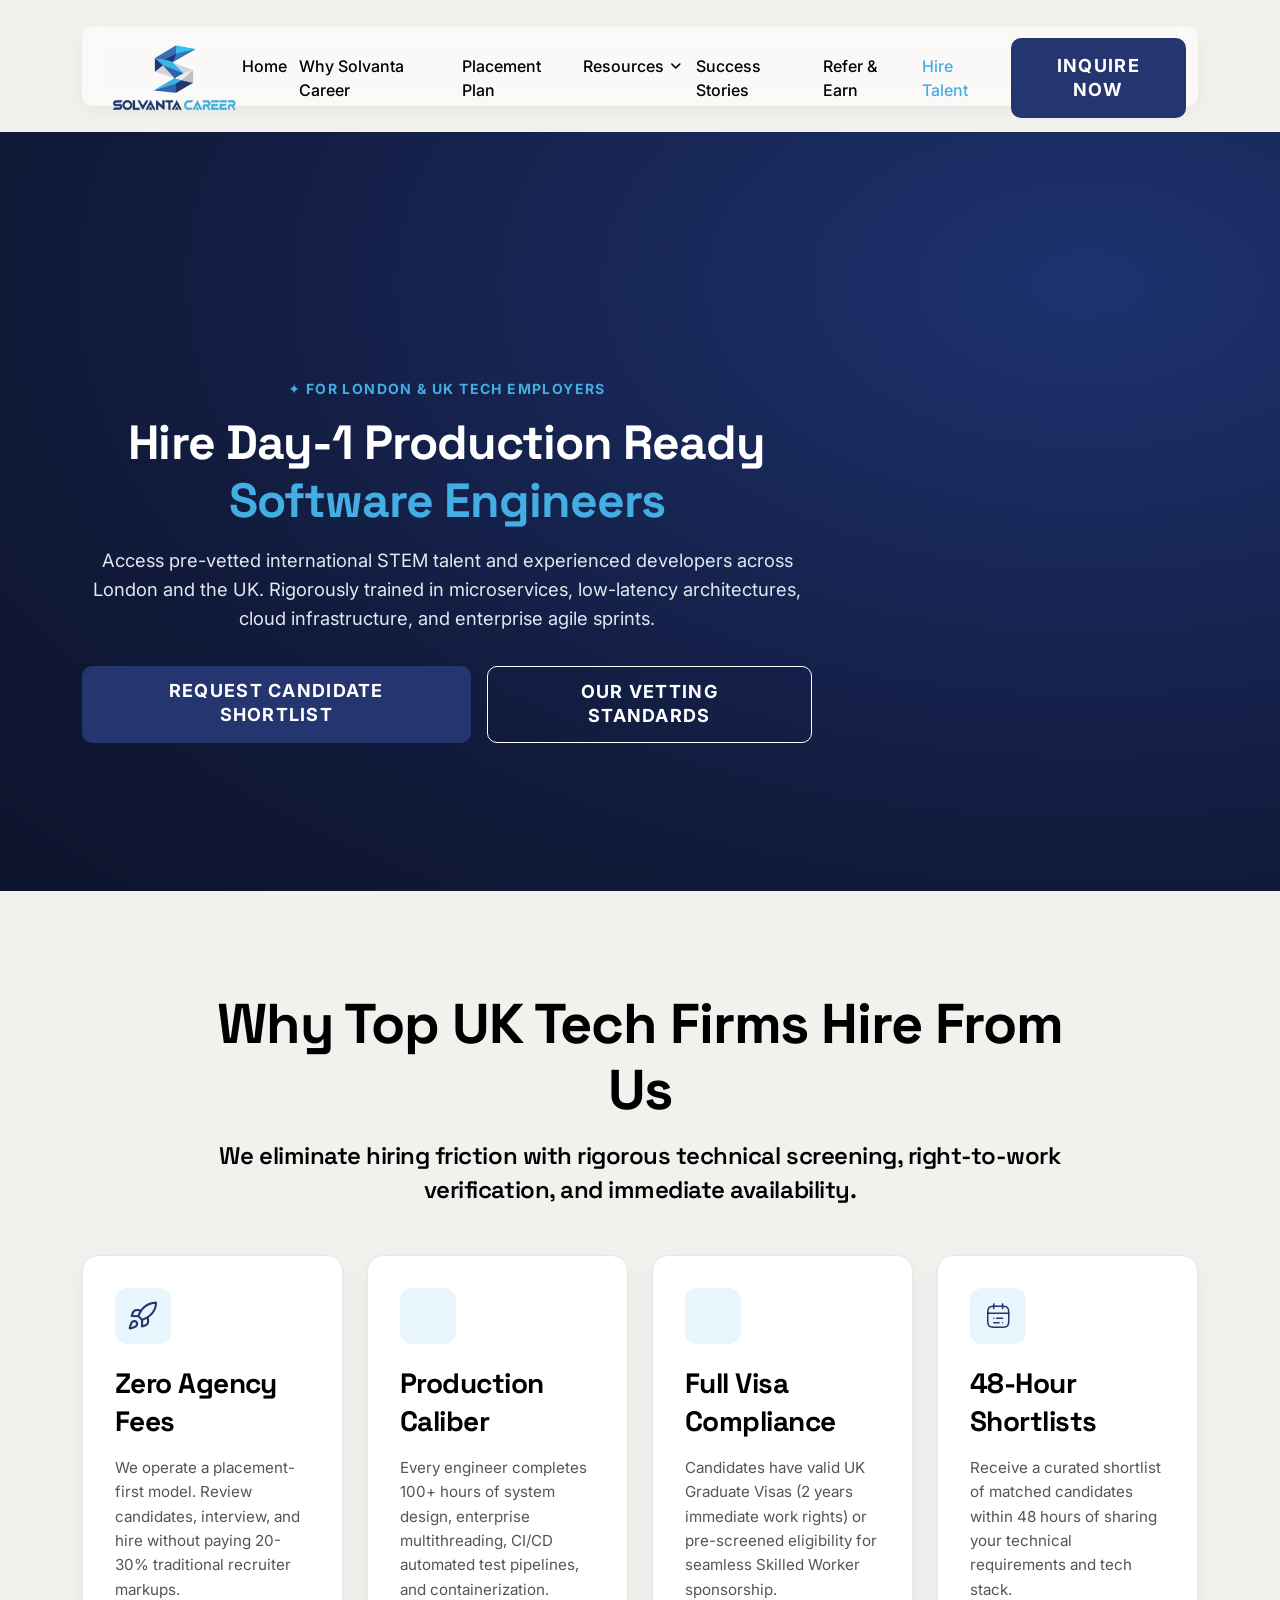
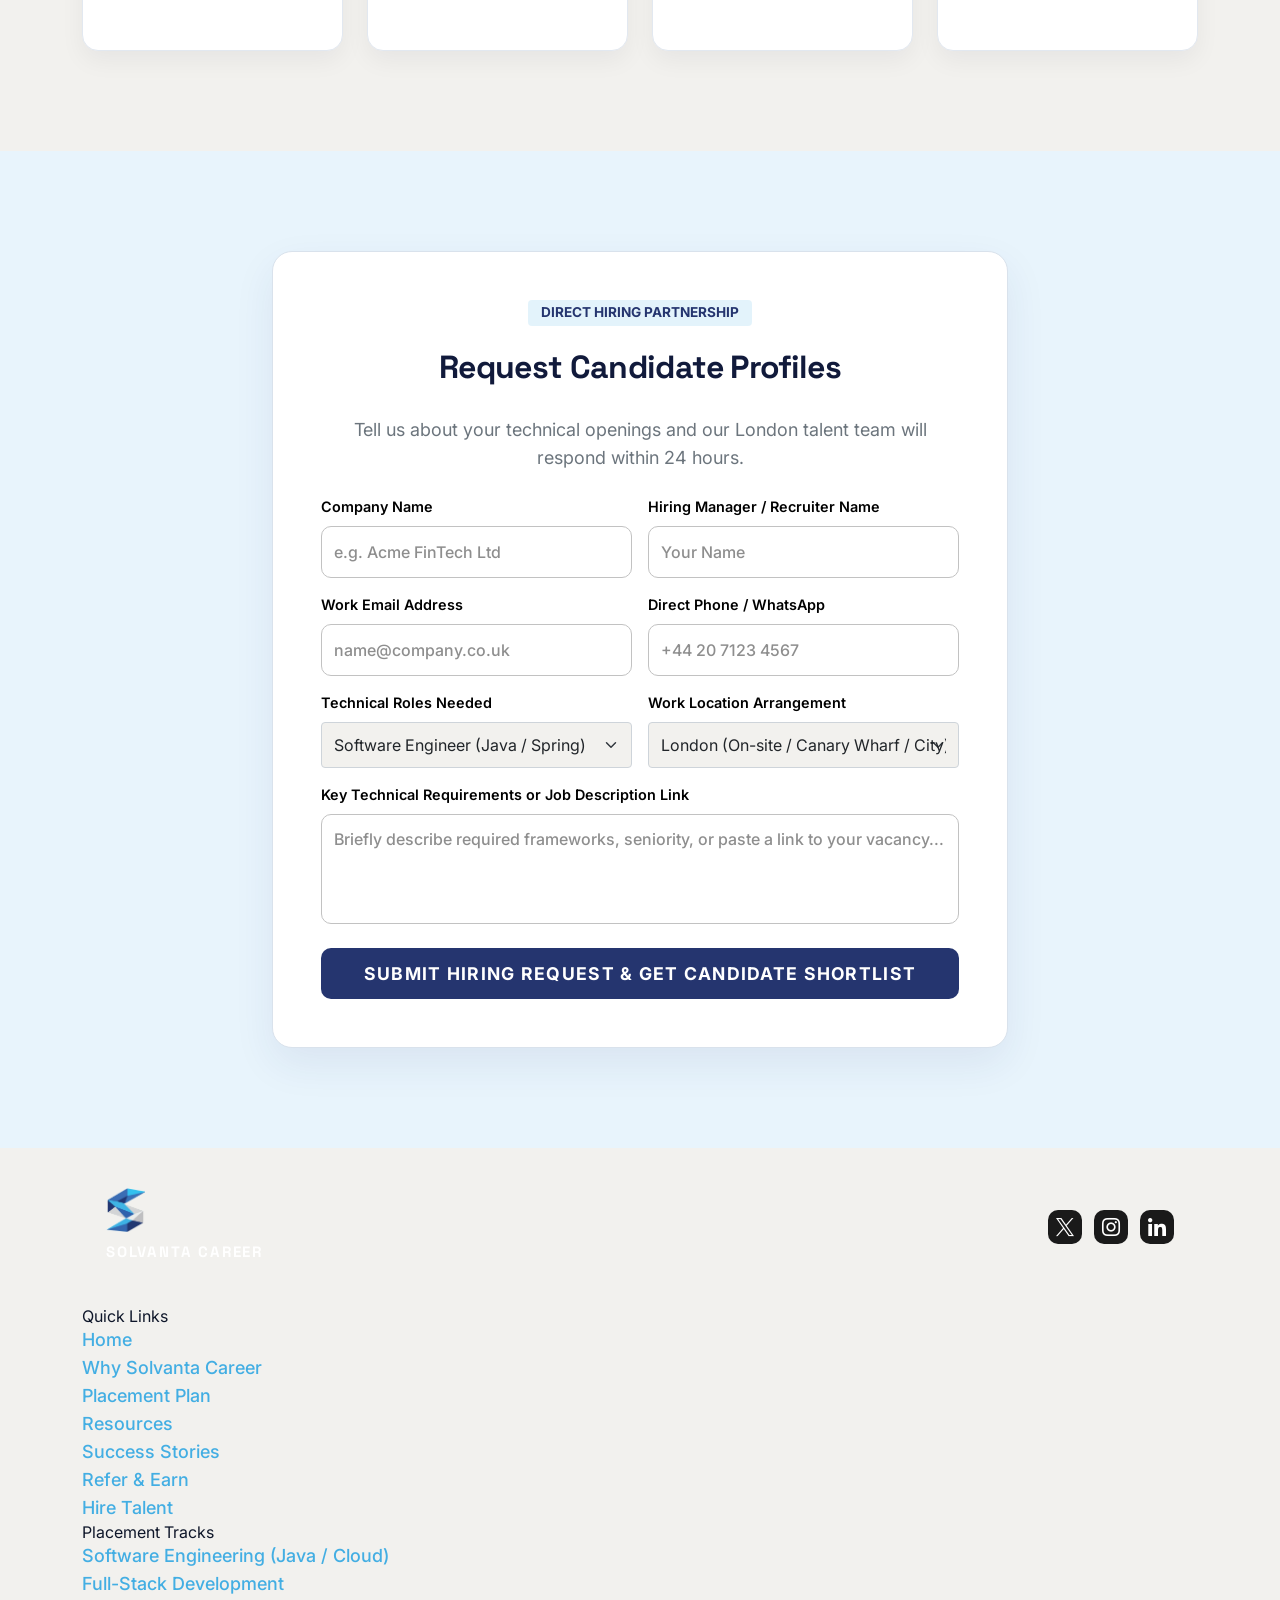
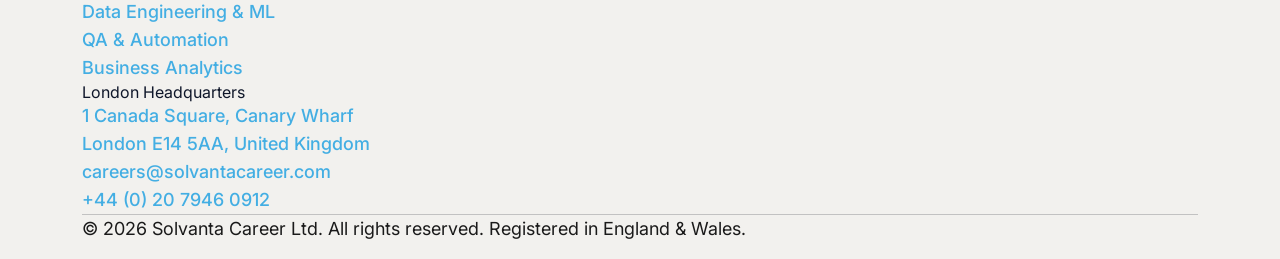
<file: hire-talent.html>
<!DOCTYPE html>
<html lang="en-GB">
<head>
	<meta charset="UTF-8">
	<meta name="viewport" content="width=device-width, initial-scale=1.0">
	<title>Hire Pre-Vetted Tech Talent | Solvanta Career London</title>
	<meta name="description" content="Hire production-ready international software engineers, cloud architects, and data engineers in London and the UK with full visa compliance.">
	<link rel="icon" type="image/png" href="assets/images/logo-icon.png?v=3">
	
	<!-- Google Fonts -->
	<link rel="preconnect" href="https://fonts.googleapis.com">
	<link rel="preconnect" href="https://fonts.gstatic.com" crossorigin>
	<link href="https://fonts.googleapis.com/css2?family=Inter:wght@300;400;500;600;700;800&family=Space+Grotesk:wght@500;600;700;800&display=swap" rel="stylesheet">
	
	<!-- Stylesheets -->
	<link rel='stylesheet' id='solvanta-vendor-css' href="assets/css/vendor.min.css" media='all' />
	<link rel='stylesheet' id='solvanta-style-css' href="assets/css/style.css" media='all' />
	<link rel='stylesheet' id='solvanta-read-more-css' href="assets/css/read-more.css" media='all' />

	<!-- Preloader & Cursor CSS -->
	<style id="solvanta-hire-css">

		/* Universal Solvanta Base Typography & Headings */
		:root {
			--bs-body-font-family: 'Inter', system-ui, -apple-system, sans-serif;
			--font-primary: 'Inter', system-ui, -apple-system, sans-serif;
			--font-heading: 'Space Grotesk', system-ui, -apple-system, sans-serif;
		}
		body {
			font-family: 'Inter', system-ui, -apple-system, sans-serif !important;
			color: #0F172A !important;
		}
		h1, h2, h3, h4, h5, h6,
		.h1, .h2, .h3, .h4, .h5, .h6,
		.inner-title-box h2,
		.sec-title-box h2,
		.banner-content h1,
		.banner-content h3 {
			font-family: 'Space Grotesk', system-ui, -apple-system, sans-serif !important;
			letter-spacing: -0.02em;
		}

		.custom-cursor-dot {
			position: fixed; top: 0; left: 0; width: 8px; height: 8px; background: #43AEE3;
			border-radius: 50%; pointer-events: none; z-index: 99999999; transform: translate(-50%, -50%);
			transition: opacity 0.25s ease, transform 0.1s ease; opacity: 0; will-change: transform, opacity;
		}
		.custom-cursor-follower {
			position: fixed; top: 0; left: 0; width: 36px; height: 36px;
			border: 1.5px solid rgba(67, 174, 227, 0.55); border-radius: 50%; pointer-events: none;
			z-index: 99999998; transform: translate(-50%, -50%);
			transition: transform 0.18s cubic-bezier(0.16, 1, 0.3, 1), width 0.3s ease, height 0.3s ease;
			opacity: 0; background: rgba(67, 174, 227, 0.05); will-change: transform, width, height;
		}

		.preloader {
			align-items: center; cursor: default; display: flex; height: 100vh; justify-content: center;
			position: fixed; left: 0; top: 0; width: 100vw; z-index: 99999999 !important;
			overflow: hidden; background: #FFFFFF; transition: transform 0.85s cubic-bezier(0.76, 0, 0.24, 1), opacity 0.85s cubic-bezier(0.76, 0, 0.24, 1);
		}
		.preloader .animation-preloader { z-index: 1000; text-align: center; display: flex; flex-direction: column; align-items: center; justify-content: center; }
		.preloader-logo-wrap { width: 108px; height: 108px; margin: 0 auto 1.85rem auto; position: relative; display: flex; align-items: center; justify-content: center; }
		.preloader-ring {
			position: absolute; inset: 0; border-radius: 50%; border: 3.5px solid rgba(67, 174, 227, 0.18);
			border-top-color: #43AEE3; border-right-color: #25356F; animation: preloaderRingSpin 1.4s cubic-bezier(0.5, 0, 0.5, 1) infinite;
			box-shadow: 0 0 25px rgba(67, 174, 227, 0.35);
		}
		.preloader-logo-img {
			width: 58px; height: 58px; object-fit: contain; animation: preloaderLogoPulse 2s ease-in-out infinite;
			filter: drop-shadow(0 4px 14px rgba(37, 53, 111, 0.3)); z-index: 2; display: block;
		}
		@keyframes preloaderRingSpin { 0% { transform: rotate(0deg); } 100% { transform: rotate(360deg); } }
		@keyframes preloaderLogoPulse {
			0%, 100% { transform: scale(1) translateY(0); filter: drop-shadow(0 4px 12px rgba(37, 53, 111, 0.25)) drop-shadow(0 0 8px rgba(67, 174, 227, 0.25)); }
			50% { transform: scale(1.08) translateY(-4px); filter: drop-shadow(0 8px 22px rgba(37, 53, 111, 0.35)) drop-shadow(0 0 20px rgba(67, 174, 227, 0.65)); }
		}
		.preloader .animation-preloader .txt-loading {
			font: 700 2.2rem 'Space Grotesk', system-ui, -apple-system, sans-serif;
			letter-spacing: 0.14em; display: flex; justify-content: center; align-items: center;
		}
		.preloader .animation-preloader .txt-loading .letters-space { width: 0.6em; display: inline-block; }
		.preloader .animation-preloader .txt-loading .letters-loading { color: rgba(15, 23, 42, 0.2); position: relative; display: inline-block; }
		.preloader .animation-preloader .txt-loading .letters-loading::before {
			animation: preloaderLettersLoading 3.5s infinite; color: #25356F; content: attr(data-text-preloader);
			left: 0; opacity: 0; position: absolute; top: 0; transform: rotateY(-90deg);
		}
		.preloader .animation-preloader .txt-loading .letters-loading.letters-accent::before { color: #43AEE3; }
		@keyframes preloaderLettersLoading { 0%, 75%, 100% { opacity: 0; transform: rotateY(-90deg); } 25%, 50% { opacity: 1; transform: rotateY(0deg); } }
		.preloader .animation-preloader .txt-loading .letters-loading:nth-child(2)::before { animation-delay: 0.12s; }
		.preloader .animation-preloader .txt-loading .letters-loading:nth-child(3)::before { animation-delay: 0.24s; }
		.preloader .animation-preloader .txt-loading .letters-loading:nth-child(4)::before { animation-delay: 0.36s; }
		.preloader .animation-preloader .txt-loading .letters-loading:nth-child(5)::before { animation-delay: 0.48s; }
		.preloader .animation-preloader .txt-loading .letters-loading:nth-child(6)::before { animation-delay: 0.60s; }
		.preloader .animation-preloader .txt-loading .letters-loading:nth-child(7)::before { animation-delay: 0.72s; }
		.preloader .animation-preloader .txt-loading .letters-loading:nth-child(8)::before { animation-delay: 0.84s; }
		.preloader .animation-preloader .txt-loading .letters-loading:nth-child(10)::before { animation-delay: 0.96s; }
		.preloader .animation-preloader .txt-loading .letters-loading:nth-child(11)::before { animation-delay: 1.08s; }
		.preloader .animation-preloader .txt-loading .letters-loading:nth-child(12)::before { animation-delay: 1.20s; }
		.preloader .animation-preloader .txt-loading .letters-loading:nth-child(13)::before { animation-delay: 1.32s; }
		.preloader .animation-preloader .txt-loading .letters-loading:nth-child(14)::before { animation-delay: 1.44s; }
		.preloader .animation-preloader .txt-loading .letters-loading:nth-child(15)::before { animation-delay: 1.56s; }
		.preloader p.preloader-subtext { font: 600 0.82rem 'Inter', sans-serif; letter-spacing: 0.28em; color: #64748B; margin-top: 1.1rem; }
		.preloader.loaded { transform: translateY(-100%); pointer-events: none !important; }
		.preloader.loaded .animation-preloader { opacity: 0; transform: translateY(-25px) scale(0.92); filter: blur(6px); }

		/* Feature Card */
		.employer-feature-box {
			background: #FFFFFF; border: 1px solid #E2E8F0; border-radius: 1rem; padding: 2rem;
			box-shadow: 0 10px 25px rgba(15, 23, 42, 0.05); height: 100%; transition: all 0.3s ease;
		}
		.employer-feature-box:hover {
			transform: translateY(-5px); box-shadow: 0 18px 36px rgba(37, 53, 111, 0.12); border-color: #43AEE3;
		}
		.employer-icon-wrap {
			width: 56px; height: 56px; border-radius: 0.75rem; background: rgba(67, 174, 227, 0.12);
			display: flex; align-items: center; justify-content: center; margin-bottom: 1.25rem;
			color: #25356F; font-size: 1.75rem;
		}
	</style>
</head>
<body class="hire-talent-page">

	<!-- Custom Cursor -->
	<div class="custom-cursor-dot" id="cursorDot"></div>
	<div class="custom-cursor-follower" id="cursorFollower"></div>

	<!-- Preloader -->
	<div id="preloader" class="preloader">
		<div class="animation-preloader">
			<div class="preloader-logo-wrap">
				<div class="preloader-ring"></div>
				<img src="assets/images/logo-icon.png?v=3" alt="Solvanta Logo" class="preloader-logo-img">
			</div>
			<div class="txt-loading">
				<span data-text-preloader="S" class="letters-loading">S</span>
				<span data-text-preloader="O" class="letters-loading">O</span>
				<span data-text-preloader="L" class="letters-loading">L</span>
				<span data-text-preloader="V" class="letters-loading">V</span>
				<span data-text-preloader="A" class="letters-loading">A</span>
				<span data-text-preloader="N" class="letters-loading">N</span>
				<span data-text-preloader="T" class="letters-loading">T</span>
				<span data-text-preloader="A" class="letters-loading">A</span>
				<span class="letters-space">&nbsp;</span>
				<span data-text-preloader="C" class="letters-loading letters-accent">C</span>
				<span data-text-preloader="A" class="letters-loading letters-accent">A</span>
				<span data-text-preloader="R" class="letters-loading letters-accent">R</span>
				<span data-text-preloader="E" class="letters-loading letters-accent">E</span>
				<span data-text-preloader="E" class="letters-loading letters-accent">E</span>
				<span data-text-preloader="R" class="letters-loading letters-accent">R</span>
			</div>
			<p class="preloader-subtext">CAREER ACCELERATION PLATFORM</p>
		</div>
	</div>

	<!-- Header Navigation -->
	<header class="header-section">
		<div class="container">
			<div class="header-section-inner">
				<nav class="navbar navbar-expand-xl">
					<div class="logo-with-toggle">
						<button class="navbar-toggler" type="button" data-bs-toggle="collapse"
							data-bs-target="#navbarMobileToggle" aria-controls="navbarMobileToggle" aria-expanded="false"
							aria-label="Toggle navigation">
							<img src="assets/images/hamburger-ic.svg" alt="Hamburger Icon" class="menu-ic">
							<img src="assets/images/close-ic.svg" alt="Close Icon" class="close-ic">
						</button>
						<a class="brand-logo brand-logo-stacked" href="index.html" style="display: flex; flex-direction: column; align-items: center; justify-content: center; gap: 6px; text-decoration: none;">
							<img src="assets/images/logo-icon.png?v=3" alt="Solvanta Career Logo" class="header-logo-icon" style="height: 48px; width: auto; display: block;">
							<img src="assets/images/logo-text.png?v=3" alt="SOLVANTA CAREER" class="header-logo-text" style="height: 12px; width: auto; display: block;">
						</a>
					</div>
					<div class="top-navbar">
						<div class="collapse navbar-collapse" id="navbarMobileToggle">
							<ul class="navbar-nav me-auto mr-auto w-100">
								<li class="nav-item">
									<a class="nav-link" href="index.html">Home</a>
								</li>
								<li class="nav-item">
									<a class="nav-link" href="why-solvanta.html">Why Solvanta Career</a>
								</li>
								<li class="nav-item">
									<a class="nav-link" href="placement-plan.html">Placement Plan</a>
								</li>
								<li class="nav-item dropdown">
									<a class="nav-link dropdown-toggle" href="resources.html" id="resourcesDropdown" role="button" data-bs-toggle="dropdown" aria-expanded="false">Resources</a>
									<ul class="dropdown-menu" aria-labelledby="resourcesDropdown">
										<li><a class="dropdown-item" href="resources.html"><img src="assets/images/menu-icon-11.svg" alt="">Blogs &amp; Guides</a></li>
										<li><a class="dropdown-item" href="resources.html#faqs"><img src="assets/images/menu-icon-09.svg" alt="">FAQs</a></li>
										<li><a class="dropdown-item" href="success-stories.html"><img src="assets/images/menu-icon-08.svg" alt="">Student Reviews</a></li>
									</ul>
								</li>
								<li class="nav-item">
									<a class="nav-link" href="success-stories.html">Success Stories</a>
								</li>
								<li class="nav-item">
									<a class="nav-link" href="refer-and-earn.html">Refer &amp; Earn</a>
								</li>
								<li class="nav-item">
									<a class="nav-link active" href="hire-talent.html">Hire Talent</a>
								</li>
							</ul>
						</div>
						<div class="btn-group">
							<a href="index.html#contact-us" class="btn btn-black">Inquire Now</a>
						</div>
					</div>
				</nav>
			</div>
		</div>
		<div class="overlay-bg"></div>
	</header>

	<div class="wrapper-section">
		<!-- Hero Section -->
		<section class="recruiter-banner-section">
			<div class="container">
				<div class="banner-content text-center py-5">
					<div class="banner-tags mb-3" style="font-size: 0.875rem; font-weight: 700; color: #43AEE3; text-transform: uppercase; letter-spacing: 0.1em;">
						✦ For London &amp; UK Tech Employers
					</div>
					<h1 style="font-size: 3rem; font-weight: 800; color: #FFFFFF; margin-bottom: 1rem;">Hire Day-1 Production Ready <span style="color: #43AEE3;">Software Engineers</span></h1>
					<p style="font-size: 1.15rem; color: #E2E8F0; max-width: 780px; margin: 0 auto 2rem auto; line-height: 1.6;">
						Access pre-vetted international STEM talent and experienced developers across London and the UK. Rigorously trained in microservices, low-latency architectures, cloud infrastructure, and enterprise agile sprints.
					</p>
					<div class="d-flex justify-content-center gap-3">
						<a href="#hire-form" class="btn btn-secondary btn-lg" style="padding: 0.85rem 2.25rem; font-weight: 700;">Request Candidate Shortlist</a>
						<a href="#vetting-standards" class="btn btn-outline-white btn-lg" style="padding: 0.85rem 2.25rem; font-weight: 700;">Our Vetting Standards</a>
					</div>
				</div>
			</div>
		</section>

		<!-- Why Employers Partner With Solvanta -->
		<section class="ptb-100" id="vetting-standards">
			<div class="container">
				<div class="inner-title-box text-center mb-5">
					<h2>Why Top UK Tech Firms <span>Hire From Us</span></h2>
					<h5>We eliminate hiring friction with rigorous technical screening, right-to-work verification, and immediate availability.</h5>
				</div>

				<div class="row g-4">
					<div class="col-12 col-md-6 col-lg-3">
						<div class="employer-feature-box">
							<div class="employer-icon-wrap">
								<span class="custom-icon icon-rocket-ic"></span>
							</div>
							<h4>Zero Agency Fees</h4>
							<p style="color: #555555; font-size: 0.95rem; line-height: 1.6;">We operate a placement-first model. Review candidates, interview, and hire without paying 20-30% traditional recruiter markups.</p>
						</div>
					</div>
					<div class="col-12 col-md-6 col-lg-3">
						<div class="employer-feature-box">
							<div class="employer-icon-wrap">
								<span class="custom-icon icon-laptop-ic"></span>
							</div>
							<h4>Production Caliber</h4>
							<p style="color: #555555; font-size: 0.95rem; line-height: 1.6;">Every engineer completes 100+ hours of system design, enterprise multithreading, CI/CD automated test pipelines, and containerization.</p>
						</div>
					</div>
					<div class="col-12 col-md-6 col-lg-3">
						<div class="employer-feature-box">
							<div class="employer-icon-wrap">
								<span class="custom-icon icon-user-shield-ic"></span>
							</div>
							<h4>Full Visa Compliance</h4>
							<p style="color: #555555; font-size: 0.95rem; line-height: 1.6;">Candidates have valid UK Graduate Visas (2 years immediate work rights) or pre-screened eligibility for seamless Skilled Worker sponsorship.</p>
						</div>
					</div>
					<div class="col-12 col-md-6 col-lg-3">
						<div class="employer-feature-box">
							<div class="employer-icon-wrap">
								<span class="custom-icon icon-calendar-ic"></span>
							</div>
							<h4>48-Hour Shortlists</h4>
							<p style="color: #555555; font-size: 0.95rem; line-height: 1.6;">Receive a curated shortlist of matched candidates within 48 hours of sharing your technical requirements and tech stack.</p>
						</div>
					</div>
				</div>
			</div>
		</section>

		<!-- Employer Intake Form -->
		<section class="ptb-100 bg-sea-green" id="hire-form">
			<div class="container">
				<div class="row justify-content-center">
					<div class="col-12 col-lg-8">
						<div class="p-4 p-md-5" style="background: #FFFFFF; border-radius: 1.25rem; box-shadow: 0 16px 40px rgba(37,53,111,0.08); border: 1px solid #D9E2EC;">
							<div class="text-center mb-4">
								<span class="badge mb-2" style="background: rgba(67, 174, 227, 0.15); color: #25356F; font-size: 0.85rem; padding: 0.4rem 0.8rem; font-weight: 700;">DIRECT HIRING PARTNERSHIP</span>
								<h2 style="font-size: 2rem; font-weight: 700; color: #111A3B;">Request Candidate Profiles</h2>
								<p class="text-muted">Tell us about your technical openings and our London talent team will respond within 24 hours.</p>
							</div>

							<form onsubmit="event.preventDefault(); alert('Thank you! Your hiring request has been submitted to Solvanta Career London.');">
								<div class="row g-3 mb-4">
									<div class="col-12 col-md-6">
										<label class="form-label" style="font-weight: 600; font-size: 0.9rem;">Company Name</label>
										<input type="text" class="form-control" placeholder="e.g. Acme FinTech Ltd" required style="padding: 0.75rem;">
									</div>
									<div class="col-12 col-md-6">
										<label class="form-label" style="font-weight: 600; font-size: 0.9rem;">Hiring Manager / Recruiter Name</label>
										<input type="text" class="form-control" placeholder="Your Name" required style="padding: 0.75rem;">
									</div>
									<div class="col-12 col-md-6">
										<label class="form-label" style="font-weight: 600; font-size: 0.9rem;">Work Email Address</label>
										<input type="email" class="form-control" placeholder="name@company.co.uk" required style="padding: 0.75rem;">
									</div>
									<div class="col-12 col-md-6">
										<label class="form-label" style="font-weight: 600; font-size: 0.9rem;">Direct Phone / WhatsApp</label>
										<input type="tel" class="form-control" placeholder="+44 20 7123 4567" required style="padding: 0.75rem;">
									</div>
									<div class="col-12 col-md-6">
										<label class="form-label" style="font-weight: 600; font-size: 0.9rem;">Technical Roles Needed</label>
										<select class="form-select" style="padding: 0.75rem;">
											<option>Software Engineer (Java / Spring)</option>
											<option>Full-Stack Engineer (React / TypeScript / Node)</option>
											<option>Cloud / DevOps Engineer (AWS / Kubernetes)</option>
											<option>Data Engineer / ML Platform</option>
											<option>QA Automation Engineer</option>
										</select>
									</div>
									<div class="col-12 col-md-6">
										<label class="form-label" style="font-weight: 600; font-size: 0.9rem;">Work Location Arrangement</label>
										<select class="form-select" style="padding: 0.75rem;">
											<option>London (On-site / Canary Wharf / City)</option>
											<option>Hybrid (London / Greater London)</option>
											<option>UK Remote</option>
										</select>
									</div>
									<div class="col-12">
										<label class="form-label" style="font-weight: 600; font-size: 0.9rem;">Key Technical Requirements or Job Description Link</label>
										<textarea class="form-control" rows="3" placeholder="Briefly describe required frameworks, seniority, or paste a link to your vacancy..." style="padding: 0.75rem;"></textarea>
									</div>
								</div>

								<button type="submit" class="btn btn-secondary w-100" style="padding: 0.85rem; font-size: 1.1rem; font-weight: 700;">Submit Hiring Request &amp; Get Candidate Shortlist</button>
							</form>
						</div>
					</div>
				</div>
			</div>
		</section>
	</div>

	<!-- Footer Section -->
	<footer class="footer-section">
		<div class="container">
			<div class="footer-top">
				<div class="logo-social-link-box">
					<div class="footer-logo">
						<a href="index.html" style="display: inline-flex; flex-direction: column; align-items: flex-start; justify-content: center; gap: 6px; text-decoration: none;">
							<img src="assets/images/logo-icon.png?v=3" alt="Solvanta Career Logo" style="height: 44px; width: auto; display: block;">
							<span style="font-family: 'Space Grotesk', sans-serif; font-size: 15px; font-weight: 700; color: #FFFFFF; letter-spacing: 0.12em; display: block;">SOLVANTA CAREER</span>
						</a>
					</div>
					<div class="social-links">
						<ul>
							<li><a href="https://x.com/SolvantaCareers" target="_blank"><span class="custom-icon icon-twitter-ic"></span></a></li>
							<li><a href="https://www.instagram.com/solvantacareerspro/" target="_blank"><span class="custom-icon icon-instagram-ic"></span></a></li>
							<li><a href="https://www.linkedin.com/company/solvantacareerspro/" target="_blank"><span class="custom-icon icon-linked-in-ic"></span></a></li>
						</ul>
					</div>
				</div>
				<div class="footer-links-box">
					<div class="footer-links-item">
						<div class="links-title">Quick Links</div>
						<ul>
							<li><a href="index.html">Home</a></li>
							<li><a href="why-solvanta.html">Why Solvanta Career</a></li>
							<li><a href="placement-plan.html">Placement Plan</a></li>
							<li><a href="resources.html">Resources</a></li>
							<li><a href="success-stories.html">Success Stories</a></li>
							<li><a href="refer-and-earn.html">Refer &amp; Earn</a></li>
							<li><a href="hire-talent.html">Hire Talent</a></li>
						</ul>
					</div>
					<div class="footer-links-item">
						<div class="links-title">Placement Tracks</div>
						<ul>
							<li><a href="placement-plan.html">Software Engineering (Java / Cloud)</a></li>
							<li><a href="placement-plan.html">Full-Stack Development</a></li>
							<li><a href="placement-plan.html">Data Engineering &amp; ML</a></li>
							<li><a href="placement-plan.html">QA &amp; Automation</a></li>
							<li><a href="placement-plan.html">Business Analytics</a></li>
						</ul>
					</div>
					<div class="footer-links-item">
						<div class="links-title">London Headquarters</div>
						<ul>
							<li><a href="javascript:void(0);">1 Canada Square, Canary Wharf</a></li>
							<li><a href="javascript:void(0);">London E14 5AA, United Kingdom</a></li>
							<li><a href="mailto:careers@solvantacareer.com">careers@solvantacareer.com</a></li>
							<li><a href="tel:+442079460912">+44 (0) 20 7946 0912</a></li>
						</ul>
					</div>
				</div>
			</div>
			<div class="footer-bottom">
				<p class="copyright-text">&copy; 2026 Solvanta Career Ltd. All rights reserved. Registered in England &amp; Wales.</p>
			</div>
		</div>
	</footer>

	<!-- Scripts -->
	<script src="assets/js/jquery.min.js"></script>
	<script src="assets/js/jquery-migrate.min.js"></script>
	<script src="assets/js/vendor.min.js"></script>
	<script src="assets/js/custom.js"></script>

	<script>
		(function() {
			var dot = document.getElementById('cursorDot');
			var follower = document.getElementById('cursorFollower');
			if (dot && follower) {
				var posX = 0, posY = 0, mouseX = 0, mouseY = 0;
				document.addEventListener('mousemove', function(e) {
					mouseX = e.clientX; mouseY = e.clientY;
					dot.style.opacity = '1'; follower.style.opacity = '1';
					dot.style.transform = 'translate(' + (mouseX - 4) + 'px, ' + (mouseY - 4) + 'px)';
				});
				function updateFollower() {
					posX += (mouseX - posX) * 0.18; posY += (mouseY - posY) * 0.18;
					follower.style.transform = 'translate(' + (posX - 18) + 'px, ' + (posY - 18) + 'px)';
					requestAnimationFrame(updateFollower);
				}
				requestAnimationFrame(updateFollower);
			}

			var startTime = Date.now();
			var preloader = document.getElementById('preloader');
			function hideLoader() {
				if (!preloader || preloader.classList.contains('loaded')) return;
				var elapsed = Date.now() - startTime;
				var remaining = Math.max(0, 700 - elapsed);
				setTimeout(function() {
					preloader.classList.add('loaded');
					setTimeout(function() { preloader.style.display = 'none'; preloader.remove(); }, 850);
				}, remaining);
			}
			if (document.readyState === 'complete') hideLoader();
			else window.addEventListener('load', hideLoader);
			setTimeout(hideLoader, 2500);
		})();
	</script>
</body>
</html>
</file>
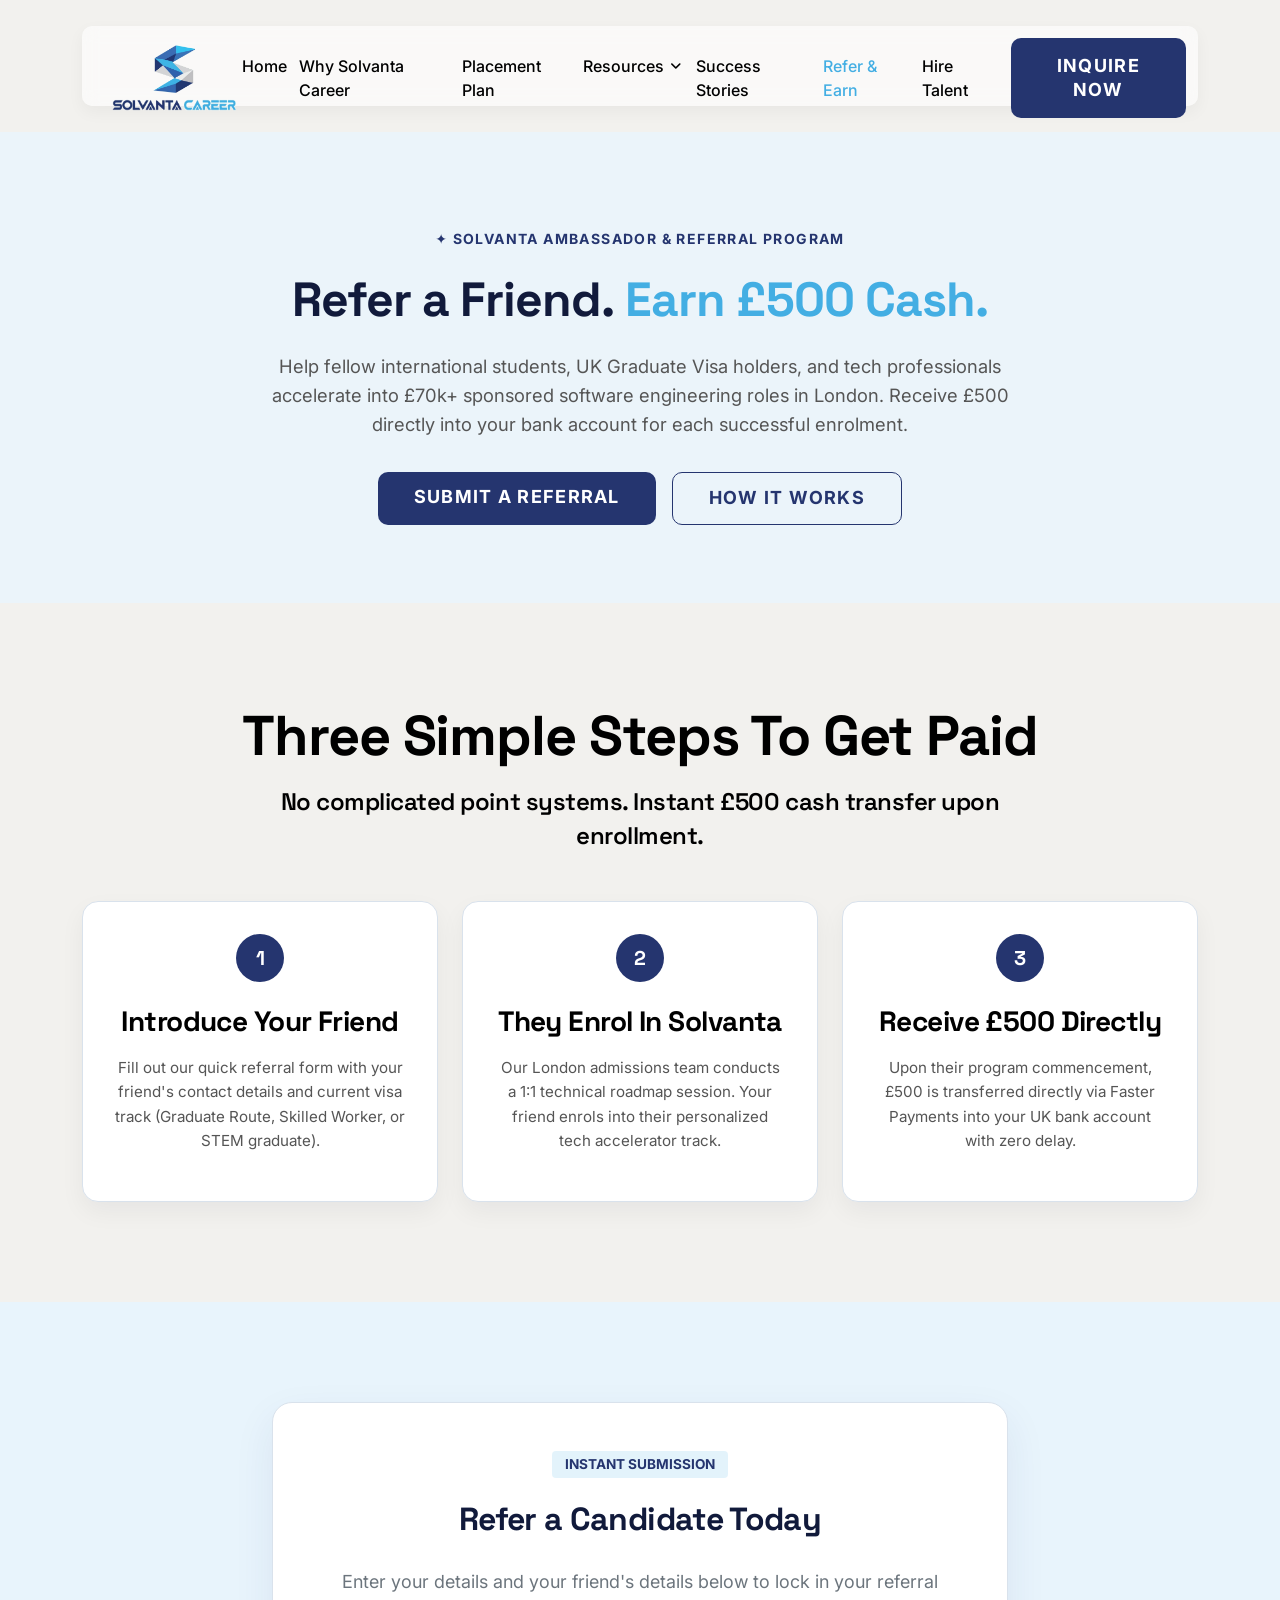
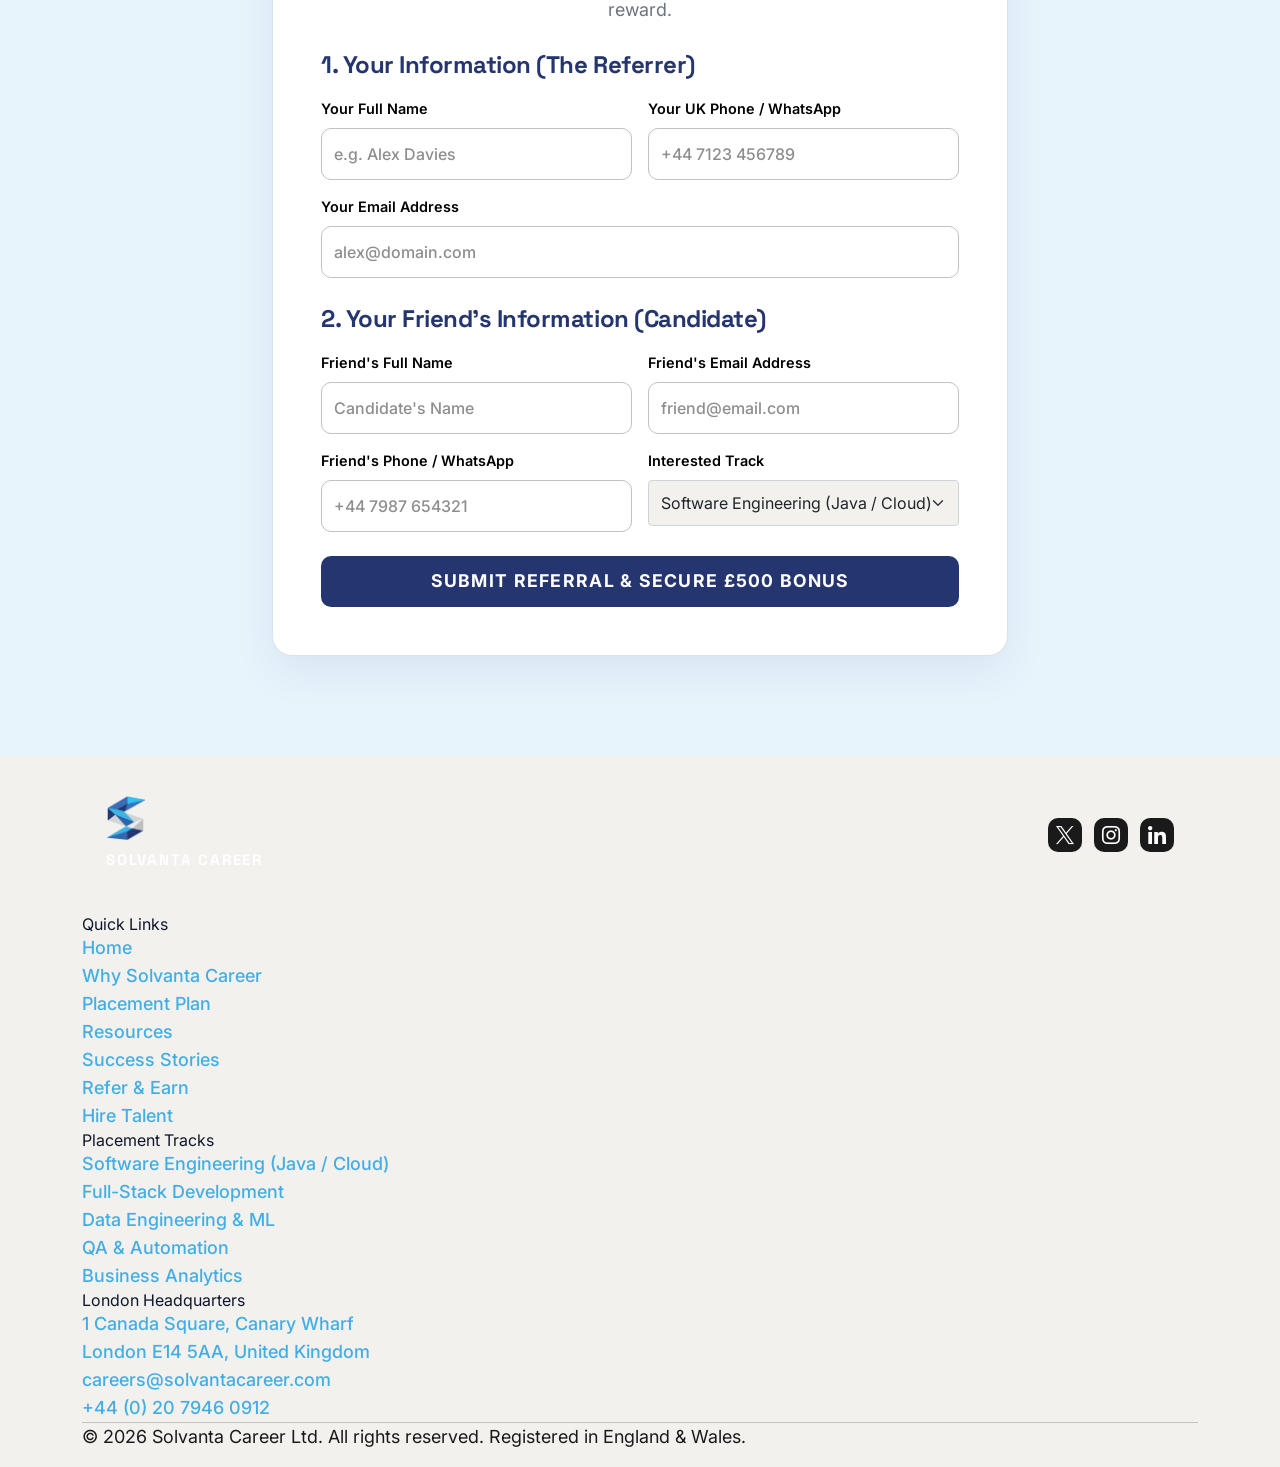
<file: refer-and-earn.html>
<!DOCTYPE html>
<html lang="en-GB">
<head>
	<meta charset="UTF-8">
	<meta name="viewport" content="width=device-width, initial-scale=1.0">
	<title>Refer & Earn £500 | Solvanta Career London</title>
	<meta name="description" content="Earn £500 for every international graduate or engineer you refer who enrols in Solvanta Career's UK Tech Placement Accelerator.">
	<link rel="icon" type="image/png" href="assets/images/logo-icon.png?v=3">
	
	<!-- Google Fonts -->
	<link rel="preconnect" href="https://fonts.googleapis.com">
	<link rel="preconnect" href="https://fonts.gstatic.com" crossorigin>
	<link href="https://fonts.googleapis.com/css2?family=Inter:wght@300;400;500;600;700;800&family=Space+Grotesk:wght@500;600;700;800&display=swap" rel="stylesheet">
	
	<!-- Stylesheets -->
	<link rel='stylesheet' id='solvanta-vendor-css' href="assets/css/vendor.min.css" media='all' />
	<link rel='stylesheet' id='solvanta-style-css' href="assets/css/style.css" media='all' />
	<link rel='stylesheet' id='solvanta-read-more-css' href="assets/css/read-more.css" media='all' />

	<!-- Preloader & Cursor CSS -->
	<style id="solvanta-refer-css">

		/* Universal Solvanta Base Typography & Headings */
		:root {
			--bs-body-font-family: 'Inter', system-ui, -apple-system, sans-serif;
			--font-primary: 'Inter', system-ui, -apple-system, sans-serif;
			--font-heading: 'Space Grotesk', system-ui, -apple-system, sans-serif;
		}
		body {
			font-family: 'Inter', system-ui, -apple-system, sans-serif !important;
			color: #0F172A !important;
		}
		h1, h2, h3, h4, h5, h6,
		.h1, .h2, .h3, .h4, .h5, .h6,
		.inner-title-box h2,
		.sec-title-box h2,
		.banner-content h1,
		.banner-content h3 {
			font-family: 'Space Grotesk', system-ui, -apple-system, sans-serif !important;
			letter-spacing: -0.02em;
		}

		.custom-cursor-dot {
			position: fixed; top: 0; left: 0; width: 8px; height: 8px; background: #43AEE3;
			border-radius: 50%; pointer-events: none; z-index: 99999999; transform: translate(-50%, -50%);
			transition: opacity 0.25s ease, transform 0.1s ease; opacity: 0; will-change: transform, opacity;
		}
		.custom-cursor-follower {
			position: fixed; top: 0; left: 0; width: 36px; height: 36px;
			border: 1.5px solid rgba(67, 174, 227, 0.55); border-radius: 50%; pointer-events: none;
			z-index: 99999998; transform: translate(-50%, -50%);
			transition: transform 0.18s cubic-bezier(0.16, 1, 0.3, 1), width 0.3s ease, height 0.3s ease;
			opacity: 0; background: rgba(67, 174, 227, 0.05); will-change: transform, width, height;
		}

		.preloader {
			align-items: center; cursor: default; display: flex; height: 100vh; justify-content: center;
			position: fixed; left: 0; top: 0; width: 100vw; z-index: 99999999 !important;
			overflow: hidden; background: #FFFFFF; transition: transform 0.85s cubic-bezier(0.76, 0, 0.24, 1), opacity 0.85s cubic-bezier(0.76, 0, 0.24, 1);
		}
		.preloader .animation-preloader { z-index: 1000; text-align: center; display: flex; flex-direction: column; align-items: center; justify-content: center; }
		.preloader-logo-wrap { width: 108px; height: 108px; margin: 0 auto 1.85rem auto; position: relative; display: flex; align-items: center; justify-content: center; }
		.preloader-ring {
			position: absolute; inset: 0; border-radius: 50%; border: 3.5px solid rgba(67, 174, 227, 0.18);
			border-top-color: #43AEE3; border-right-color: #25356F; animation: preloaderRingSpin 1.4s cubic-bezier(0.5, 0, 0.5, 1) infinite;
			box-shadow: 0 0 25px rgba(67, 174, 227, 0.35);
		}
		.preloader-logo-img {
			width: 58px; height: 58px; object-fit: contain; animation: preloaderLogoPulse 2s ease-in-out infinite;
			filter: drop-shadow(0 4px 14px rgba(37, 53, 111, 0.3)); z-index: 2; display: block;
		}
		@keyframes preloaderRingSpin { 0% { transform: rotate(0deg); } 100% { transform: rotate(360deg); } }
		@keyframes preloaderLogoPulse {
			0%, 100% { transform: scale(1) translateY(0); filter: drop-shadow(0 4px 12px rgba(37, 53, 111, 0.25)) drop-shadow(0 0 8px rgba(67, 174, 227, 0.25)); }
			50% { transform: scale(1.08) translateY(-4px); filter: drop-shadow(0 8px 22px rgba(37, 53, 111, 0.35)) drop-shadow(0 0 20px rgba(67, 174, 227, 0.65)); }
		}
		.preloader .animation-preloader .txt-loading {
			font: 700 2.2rem 'Space Grotesk', system-ui, -apple-system, sans-serif;
			letter-spacing: 0.14em; display: flex; justify-content: center; align-items: center;
		}
		.preloader .animation-preloader .txt-loading .letters-space { width: 0.6em; display: inline-block; }
		.preloader .animation-preloader .txt-loading .letters-loading { color: rgba(15, 23, 42, 0.2); position: relative; display: inline-block; }
		.preloader .animation-preloader .txt-loading .letters-loading::before {
			animation: preloaderLettersLoading 3.5s infinite; color: #25356F; content: attr(data-text-preloader);
			left: 0; opacity: 0; position: absolute; top: 0; transform: rotateY(-90deg);
		}
		.preloader .animation-preloader .txt-loading .letters-loading.letters-accent::before { color: #43AEE3; }
		@keyframes preloaderLettersLoading { 0%, 75%, 100% { opacity: 0; transform: rotateY(-90deg); } 25%, 50% { opacity: 1; transform: rotateY(0deg); } }
		.preloader .animation-preloader .txt-loading .letters-loading:nth-child(2)::before { animation-delay: 0.12s; }
		.preloader .animation-preloader .txt-loading .letters-loading:nth-child(3)::before { animation-delay: 0.24s; }
		.preloader .animation-preloader .txt-loading .letters-loading:nth-child(4)::before { animation-delay: 0.36s; }
		.preloader .animation-preloader .txt-loading .letters-loading:nth-child(5)::before { animation-delay: 0.48s; }
		.preloader .animation-preloader .txt-loading .letters-loading:nth-child(6)::before { animation-delay: 0.60s; }
		.preloader .animation-preloader .txt-loading .letters-loading:nth-child(7)::before { animation-delay: 0.72s; }
		.preloader .animation-preloader .txt-loading .letters-loading:nth-child(8)::before { animation-delay: 0.84s; }
		.preloader .animation-preloader .txt-loading .letters-loading:nth-child(10)::before { animation-delay: 0.96s; }
		.preloader .animation-preloader .txt-loading .letters-loading:nth-child(11)::before { animation-delay: 1.08s; }
		.preloader .animation-preloader .txt-loading .letters-loading:nth-child(12)::before { animation-delay: 1.20s; }
		.preloader .animation-preloader .txt-loading .letters-loading:nth-child(13)::before { animation-delay: 1.32s; }
		.preloader .animation-preloader .txt-loading .letters-loading:nth-child(14)::before { animation-delay: 1.44s; }
		.preloader .animation-preloader .txt-loading .letters-loading:nth-child(15)::before { animation-delay: 1.56s; }
		.preloader p.preloader-subtext { font: 600 0.82rem 'Inter', sans-serif; letter-spacing: 0.28em; color: #64748B; margin-top: 1.1rem; }
		.preloader.loaded { transform: translateY(-100%); pointer-events: none !important; }
		.preloader.loaded .animation-preloader { opacity: 0; transform: translateY(-25px) scale(0.92); filter: blur(6px); }

		/* Referral Step Cards */
		.refer-step-box {
			background: #FFFFFF; border: 1px solid #D9E2EC; border-radius: 1rem; padding: 2rem;
			box-shadow: 0 10px 25px rgba(15, 23, 42, 0.05); text-align: center; height: 100%;
			position: relative; transition: all 0.3s ease;
		}
		.refer-step-box:hover {
			transform: translateY(-5px); box-shadow: 0 18px 36px rgba(37, 53, 111, 0.12); border-color: #43AEE3;
		}
		.refer-step-num {
			width: 48px; height: 48px; border-radius: 50%; background: #25356F; color: #FFFFFF;
			font-family: 'Space Grotesk', sans-serif; font-size: 1.25rem; font-weight: 700;
			display: flex; align-items: center; justify-content: center; margin: 0 auto 1.25rem auto;
		}
	</style>
</head>
<body class="refer-page">

	<!-- Custom Cursor -->
	<div class="custom-cursor-dot" id="cursorDot"></div>
	<div class="custom-cursor-follower" id="cursorFollower"></div>

	<!-- Preloader -->
	<div id="preloader" class="preloader">
		<div class="animation-preloader">
			<div class="preloader-logo-wrap">
				<div class="preloader-ring"></div>
				<img src="assets/images/logo-icon.png?v=3" alt="Solvanta Logo" class="preloader-logo-img">
			</div>
			<div class="txt-loading">
				<span data-text-preloader="S" class="letters-loading">S</span>
				<span data-text-preloader="O" class="letters-loading">O</span>
				<span data-text-preloader="L" class="letters-loading">L</span>
				<span data-text-preloader="V" class="letters-loading">V</span>
				<span data-text-preloader="A" class="letters-loading">A</span>
				<span data-text-preloader="N" class="letters-loading">N</span>
				<span data-text-preloader="T" class="letters-loading">T</span>
				<span data-text-preloader="A" class="letters-loading">A</span>
				<span class="letters-space">&nbsp;</span>
				<span data-text-preloader="C" class="letters-loading letters-accent">C</span>
				<span data-text-preloader="A" class="letters-loading letters-accent">A</span>
				<span data-text-preloader="R" class="letters-loading letters-accent">R</span>
				<span data-text-preloader="E" class="letters-loading letters-accent">E</span>
				<span data-text-preloader="E" class="letters-loading letters-accent">E</span>
				<span data-text-preloader="R" class="letters-loading letters-accent">R</span>
			</div>
			<p class="preloader-subtext">CAREER ACCELERATION PLATFORM</p>
		</div>
	</div>

	<!-- Header Navigation -->
	<header class="header-section">
		<div class="container">
			<div class="header-section-inner">
				<nav class="navbar navbar-expand-xl">
					<div class="logo-with-toggle">
						<button class="navbar-toggler" type="button" data-bs-toggle="collapse"
							data-bs-target="#navbarMobileToggle" aria-controls="navbarMobileToggle" aria-expanded="false"
							aria-label="Toggle navigation">
							<img src="assets/images/hamburger-ic.svg" alt="Hamburger Icon" class="menu-ic">
							<img src="assets/images/close-ic.svg" alt="Close Icon" class="close-ic">
						</button>
						<a class="brand-logo brand-logo-stacked" href="index.html" style="display: flex; flex-direction: column; align-items: center; justify-content: center; gap: 6px; text-decoration: none;">
							<img src="assets/images/logo-icon.png?v=3" alt="Solvanta Career Logo" class="header-logo-icon" style="height: 48px; width: auto; display: block;">
							<img src="assets/images/logo-text.png?v=3" alt="SOLVANTA CAREER" class="header-logo-text" style="height: 12px; width: auto; display: block;">
						</a>
					</div>
					<div class="top-navbar">
						<div class="collapse navbar-collapse" id="navbarMobileToggle">
							<ul class="navbar-nav me-auto mr-auto w-100">
								<li class="nav-item">
									<a class="nav-link" href="index.html">Home</a>
								</li>
								<li class="nav-item">
									<a class="nav-link" href="why-solvanta.html">Why Solvanta Career</a>
								</li>
								<li class="nav-item">
									<a class="nav-link" href="placement-plan.html">Placement Plan</a>
								</li>
								<li class="nav-item dropdown">
									<a class="nav-link dropdown-toggle" href="resources.html" id="resourcesDropdown" role="button" data-bs-toggle="dropdown" aria-expanded="false">Resources</a>
									<ul class="dropdown-menu" aria-labelledby="resourcesDropdown">
										<li><a class="dropdown-item" href="resources.html"><img src="assets/images/menu-icon-11.svg" alt="">Blogs &amp; Guides</a></li>
										<li><a class="dropdown-item" href="resources.html#faqs"><img src="assets/images/menu-icon-09.svg" alt="">FAQs</a></li>
										<li><a class="dropdown-item" href="success-stories.html"><img src="assets/images/menu-icon-08.svg" alt="">Student Reviews</a></li>
									</ul>
								</li>
								<li class="nav-item">
									<a class="nav-link" href="success-stories.html">Success Stories</a>
								</li>
								<li class="nav-item">
									<a class="nav-link active" href="refer-and-earn.html">Refer &amp; Earn</a>
								</li>
								<li class="nav-item">
									<a class="nav-link" href="hire-talent.html">Hire Talent</a>
								</li>
							</ul>
						</div>
						<div class="btn-group">
							<a href="index.html#contact-us" class="btn btn-black">Inquire Now</a>
						</div>
					</div>
				</nav>
			</div>
		</div>
		<div class="overlay-bg"></div>
	</header>

	<div class="wrapper-section">
		<!-- Hero Section -->
		<section class="refer-earn-banner-section">
			<div class="container">
				<div class="banner-content text-center py-5">
					<div class="banner-tags mb-3" style="font-size: 0.875rem; font-weight: 700; color: #25356F; text-transform: uppercase; letter-spacing: 0.1em;">
						✦ Solvanta Ambassador &amp; Referral Program
					</div>
					<h1 style="font-size: 3rem; font-weight: 800; color: #111A3B; margin-bottom: 1rem;">Refer a Friend. <span style="color: #43AEE3;">Earn £500 Cash.</span></h1>
					<p style="font-size: 1.15rem; color: #555555; max-width: 740px; margin: 0 auto 2rem auto; line-height: 1.6;">
						Help fellow international students, UK Graduate Visa holders, and tech professionals accelerate into £70k+ sponsored software engineering roles in London. Receive £500 directly into your bank account for each successful enrolment.
					</p>
					<div class="d-flex justify-content-center gap-3">
						<a href="#refer-form" class="btn btn-secondary btn-lg" style="padding: 0.85rem 2.25rem; font-weight: 700;">Submit a Referral</a>
						<a href="#how-it-works" class="btn btn-outline-secondary btn-lg" style="padding: 0.85rem 2.25rem; font-weight: 700;">How It Works</a>
					</div>
				</div>
			</div>
		</section>

		<!-- How It Works Section -->
		<section class="ptb-100" id="how-it-works">
			<div class="container">
				<div class="inner-title-box text-center mb-5">
					<h2>Three Simple Steps To <span>Get Paid</span></h2>
					<h5>No complicated point systems. Instant £500 cash transfer upon enrollment.</h5>
				</div>

				<div class="row g-4">
					<div class="col-12 col-md-4">
						<div class="refer-step-box">
							<div class="refer-step-num">1</div>
							<h4>Introduce Your Friend</h4>
							<p style="color: #555555; font-size: 0.95rem; line-height: 1.6;">Fill out our quick referral form with your friend's contact details and current visa track (Graduate Route, Skilled Worker, or STEM graduate).</p>
						</div>
					</div>
					<div class="col-12 col-md-4">
						<div class="refer-step-box">
							<div class="refer-step-num">2</div>
							<h4>They Enrol In Solvanta</h4>
							<p style="color: #555555; font-size: 0.95rem; line-height: 1.6;">Our London admissions team conducts a 1:1 technical roadmap session. Your friend enrols into their personalized tech accelerator track.</p>
						</div>
					</div>
					<div class="col-12 col-md-4">
						<div class="refer-step-box">
							<div class="refer-step-num">3</div>
							<h4>Receive £500 Directly</h4>
							<p style="color: #555555; font-size: 0.95rem; line-height: 1.6;">Upon their program commencement, £500 is transferred directly via Faster Payments into your UK bank account with zero delay.</p>
						</div>
					</div>
				</div>
			</div>
		</section>

		<!-- Referral Form Section -->
		<section class="ptb-100 bg-sea-green" id="refer-form">
			<div class="container">
				<div class="row justify-content-center">
					<div class="col-12 col-lg-8">
						<div class="p-4 p-md-5" style="background: #FFFFFF; border-radius: 1.25rem; box-shadow: 0 16px 40px rgba(37,53,111,0.08); border: 1px solid #D9E2EC;">
							<div class="text-center mb-4">
								<span class="badge mb-2" style="background: rgba(67, 174, 227, 0.15); color: #25356F; font-size: 0.85rem; padding: 0.4rem 0.8rem; font-weight: 700;">INSTANT SUBMISSION</span>
								<h2 style="font-size: 2rem; font-weight: 700; color: #111A3B;">Refer a Candidate Today</h2>
								<p class="text-muted">Enter your details and your friend's details below to lock in your referral reward.</p>
							</div>

							<form onsubmit="event.preventDefault(); alert('Thank you! Your referral has been logged with Solvanta Career London.');">
								<h5 style="color: #25356F; font-weight: 700; margin-bottom: 1rem;">1. Your Information (The Referrer)</h5>
								<div class="row g-3 mb-4">
									<div class="col-12 col-md-6">
										<label class="form-label" style="font-weight: 600; font-size: 0.9rem;">Your Full Name</label>
										<input type="text" class="form-control" placeholder="e.g. Alex Davies" required style="padding: 0.75rem;">
									</div>
									<div class="col-12 col-md-6">
										<label class="form-label" style="font-weight: 600; font-size: 0.9rem;">Your UK Phone / WhatsApp</label>
										<input type="tel" class="form-control" placeholder="+44 7123 456789" required style="padding: 0.75rem;">
									</div>
									<div class="col-12">
										<label class="form-label" style="font-weight: 600; font-size: 0.9rem;">Your Email Address</label>
										<input type="email" class="form-control" placeholder="alex@domain.com" required style="padding: 0.75rem;">
									</div>
								</div>

								<h5 style="color: #25356F; font-weight: 700; margin-bottom: 1rem;">2. Your Friend's Information (Candidate)</h5>
								<div class="row g-3 mb-4">
									<div class="col-12 col-md-6">
										<label class="form-label" style="font-weight: 600; font-size: 0.9rem;">Friend's Full Name</label>
										<input type="text" class="form-control" placeholder="Candidate's Name" required style="padding: 0.75rem;">
									</div>
									<div class="col-12 col-md-6">
										<label class="form-label" style="font-weight: 600; font-size: 0.9rem;">Friend's Email Address</label>
										<input type="email" class="form-control" placeholder="friend@email.com" required style="padding: 0.75rem;">
									</div>
									<div class="col-12 col-md-6">
										<label class="form-label" style="font-weight: 600; font-size: 0.9rem;">Friend's Phone / WhatsApp</label>
										<input type="tel" class="form-control" placeholder="+44 7987 654321" required style="padding: 0.75rem;">
									</div>
									<div class="col-12 col-md-6">
										<label class="form-label" style="font-weight: 600; font-size: 0.9rem;">Interested Track</label>
										<select class="form-select" style="padding: 0.75rem;">
											<option>Software Engineering (Java / Cloud)</option>
											<option>Full-Stack Web (React / Node)</option>
											<option>Data Engineering &amp; ML</option>
											<option>QA Automation</option>
											<option>Business Analytics</option>
										</select>
									</div>
								</div>

								<button type="submit" class="btn btn-secondary w-100" style="padding: 0.85rem; font-size: 1.1rem; font-weight: 700;">Submit Referral &amp; Secure £500 Bonus</button>
							</form>
						</div>
					</div>
				</div>
			</div>
		</section>
	</div>

	<!-- Footer Section -->
	<footer class="footer-section">
		<div class="container">
			<div class="footer-top">
				<div class="logo-social-link-box">
					<div class="footer-logo">
						<a href="index.html" style="display: inline-flex; flex-direction: column; align-items: flex-start; justify-content: center; gap: 6px; text-decoration: none;">
							<img src="assets/images/logo-icon.png?v=3" alt="Solvanta Career Logo" style="height: 44px; width: auto; display: block;">
							<span style="font-family: 'Space Grotesk', sans-serif; font-size: 15px; font-weight: 700; color: #FFFFFF; letter-spacing: 0.12em; display: block;">SOLVANTA CAREER</span>
						</a>
					</div>
					<div class="social-links">
						<ul>
							<li><a href="https://x.com/SolvantaCareers" target="_blank"><span class="custom-icon icon-twitter-ic"></span></a></li>
							<li><a href="https://www.instagram.com/solvantacareerspro/" target="_blank"><span class="custom-icon icon-instagram-ic"></span></a></li>
							<li><a href="https://www.linkedin.com/company/solvantacareerspro/" target="_blank"><span class="custom-icon icon-linked-in-ic"></span></a></li>
						</ul>
					</div>
				</div>
				<div class="footer-links-box">
					<div class="footer-links-item">
						<div class="links-title">Quick Links</div>
						<ul>
							<li><a href="index.html">Home</a></li>
							<li><a href="why-solvanta.html">Why Solvanta Career</a></li>
							<li><a href="placement-plan.html">Placement Plan</a></li>
							<li><a href="resources.html">Resources</a></li>
							<li><a href="success-stories.html">Success Stories</a></li>
							<li><a href="refer-and-earn.html">Refer &amp; Earn</a></li>
							<li><a href="hire-talent.html">Hire Talent</a></li>
						</ul>
					</div>
					<div class="footer-links-item">
						<div class="links-title">Placement Tracks</div>
						<ul>
							<li><a href="placement-plan.html">Software Engineering (Java / Cloud)</a></li>
							<li><a href="placement-plan.html">Full-Stack Development</a></li>
							<li><a href="placement-plan.html">Data Engineering &amp; ML</a></li>
							<li><a href="placement-plan.html">QA &amp; Automation</a></li>
							<li><a href="placement-plan.html">Business Analytics</a></li>
						</ul>
					</div>
					<div class="footer-links-item">
						<div class="links-title">London Headquarters</div>
						<ul>
							<li><a href="javascript:void(0);">1 Canada Square, Canary Wharf</a></li>
							<li><a href="javascript:void(0);">London E14 5AA, United Kingdom</a></li>
							<li><a href="mailto:careers@solvantacareer.com">careers@solvantacareer.com</a></li>
							<li><a href="tel:+442079460912">+44 (0) 20 7946 0912</a></li>
						</ul>
					</div>
				</div>
			</div>
			<div class="footer-bottom">
				<p class="copyright-text">&copy; 2026 Solvanta Career Ltd. All rights reserved. Registered in England &amp; Wales.</p>
			</div>
		</div>
	</footer>

	<!-- Scripts -->
	<script src="assets/js/jquery.min.js"></script>
	<script src="assets/js/jquery-migrate.min.js"></script>
	<script src="assets/js/vendor.min.js"></script>
	<script src="assets/js/custom.js"></script>

	<script>
		(function() {
			var dot = document.getElementById('cursorDot');
			var follower = document.getElementById('cursorFollower');
			if (dot && follower) {
				var posX = 0, posY = 0, mouseX = 0, mouseY = 0;
				document.addEventListener('mousemove', function(e) {
					mouseX = e.clientX; mouseY = e.clientY;
					dot.style.opacity = '1'; follower.style.opacity = '1';
					dot.style.transform = 'translate(' + (mouseX - 4) + 'px, ' + (mouseY - 4) + 'px)';
				});
				function updateFollower() {
					posX += (mouseX - posX) * 0.18; posY += (mouseY - posY) * 0.18;
					follower.style.transform = 'translate(' + (posX - 18) + 'px, ' + (posY - 18) + 'px)';
					requestAnimationFrame(updateFollower);
				}
				requestAnimationFrame(updateFollower);
			}

			var startTime = Date.now();
			var preloader = document.getElementById('preloader');
			function hideLoader() {
				if (!preloader || preloader.classList.contains('loaded')) return;
				var elapsed = Date.now() - startTime;
				var remaining = Math.max(0, 700 - elapsed);
				setTimeout(function() {
					preloader.classList.add('loaded');
					setTimeout(function() { preloader.style.display = 'none'; preloader.remove(); }, 850);
				}, remaining);
			}
			if (document.readyState === 'complete') hideLoader();
			else window.addEventListener('load', hideLoader);
			setTimeout(hideLoader, 2500);
		})();
	</script>
</body>
</html>
</file>
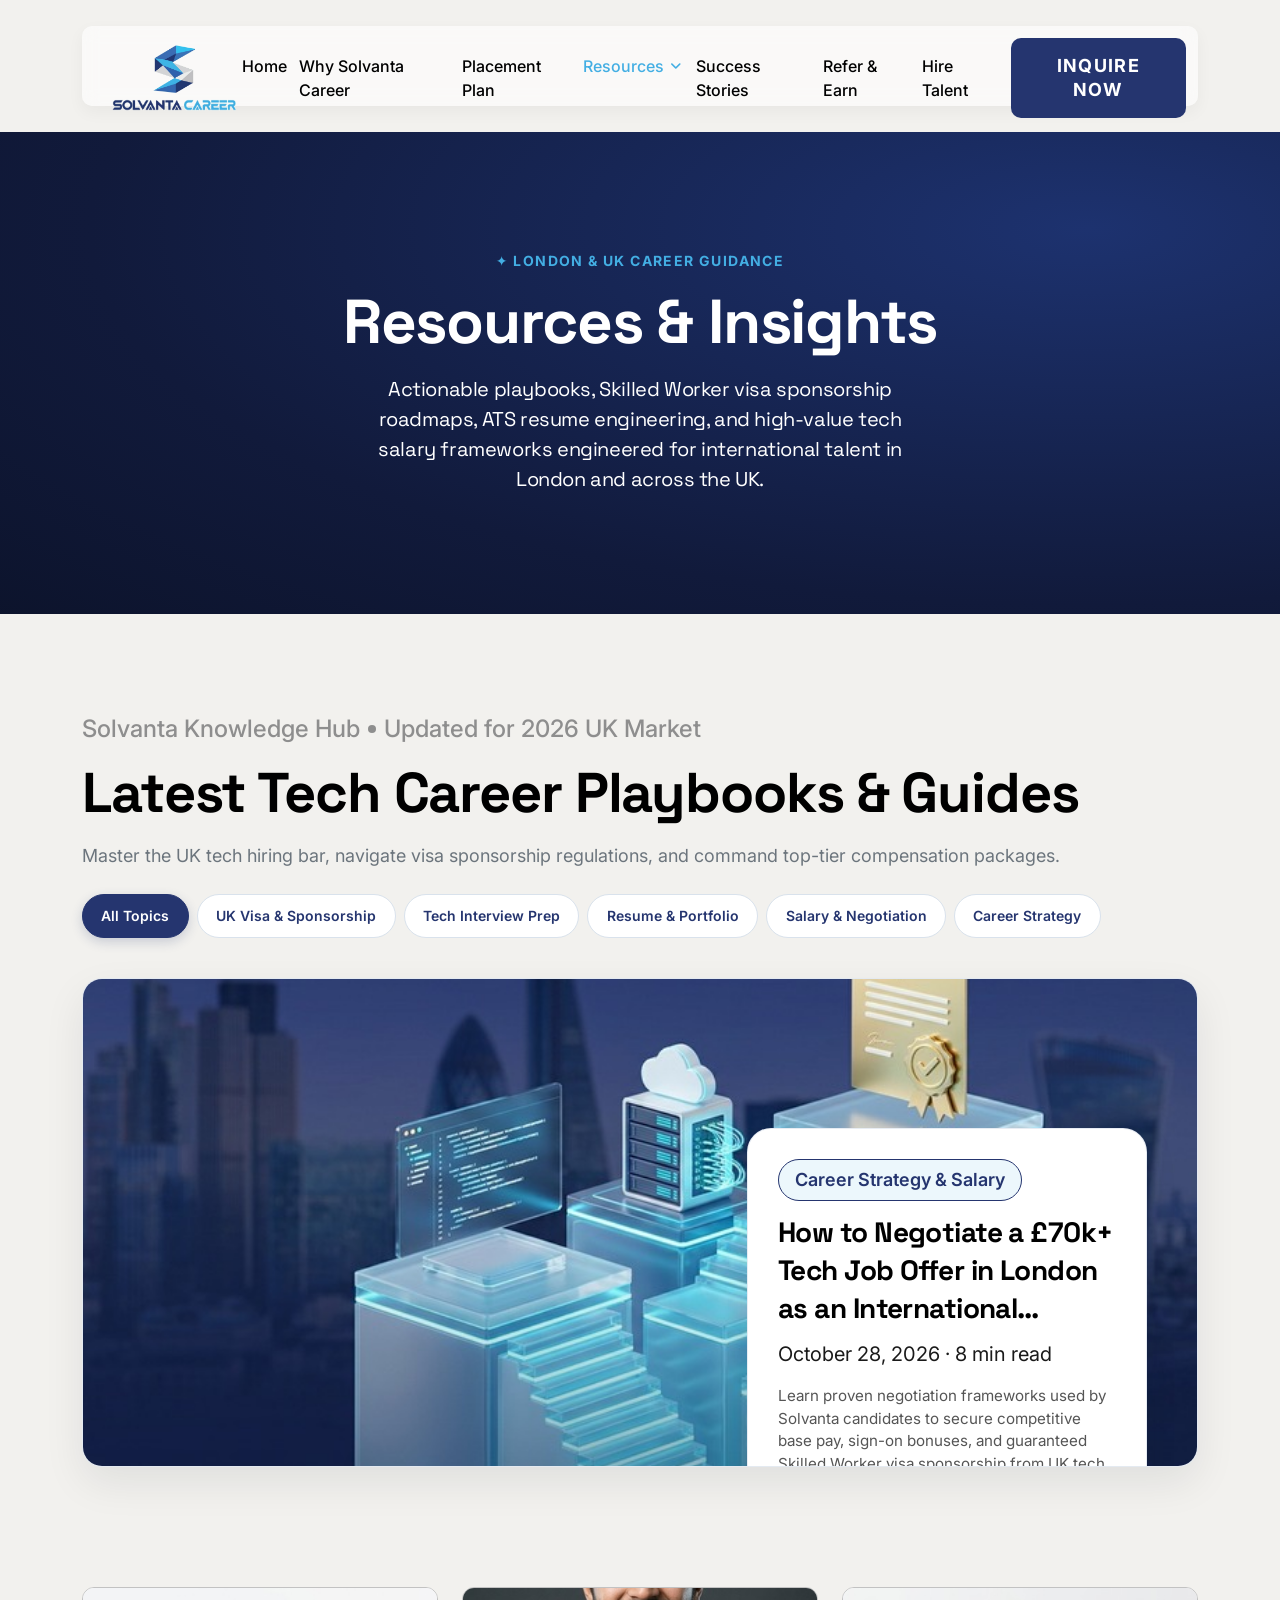
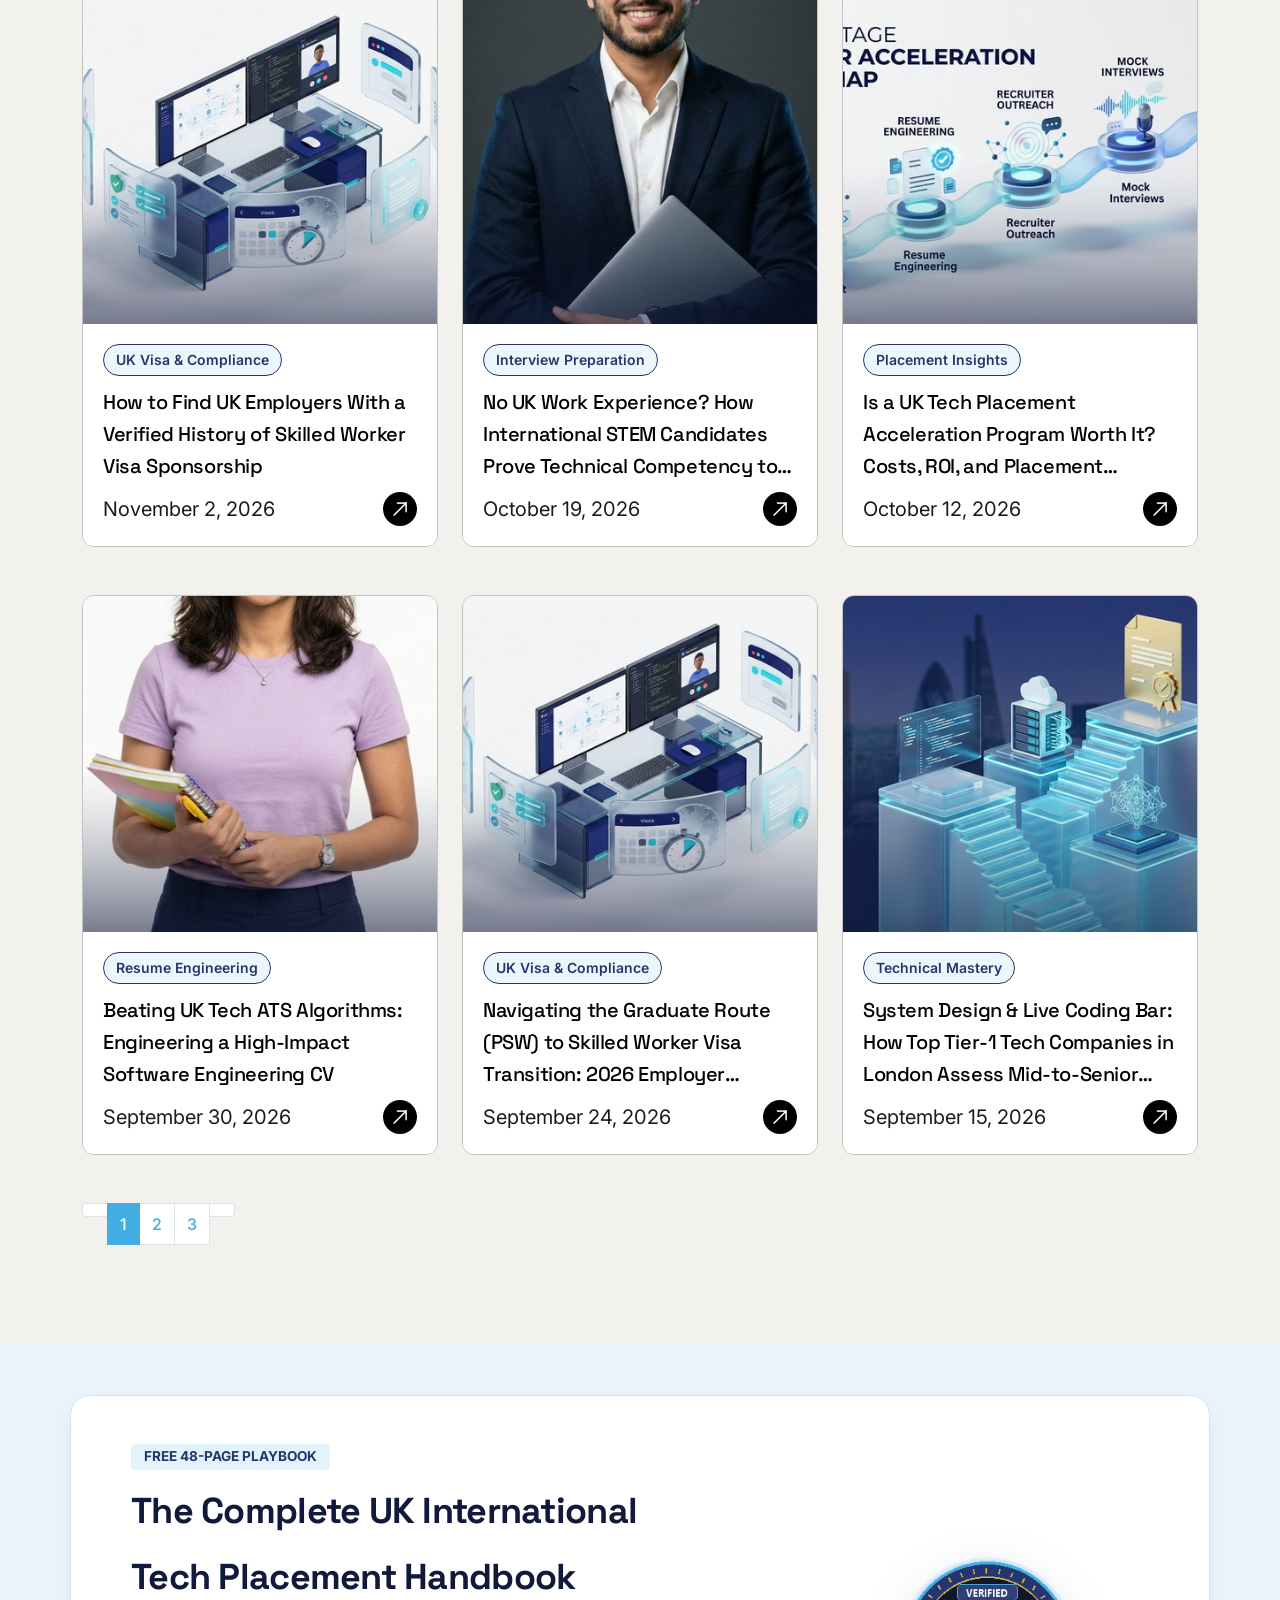
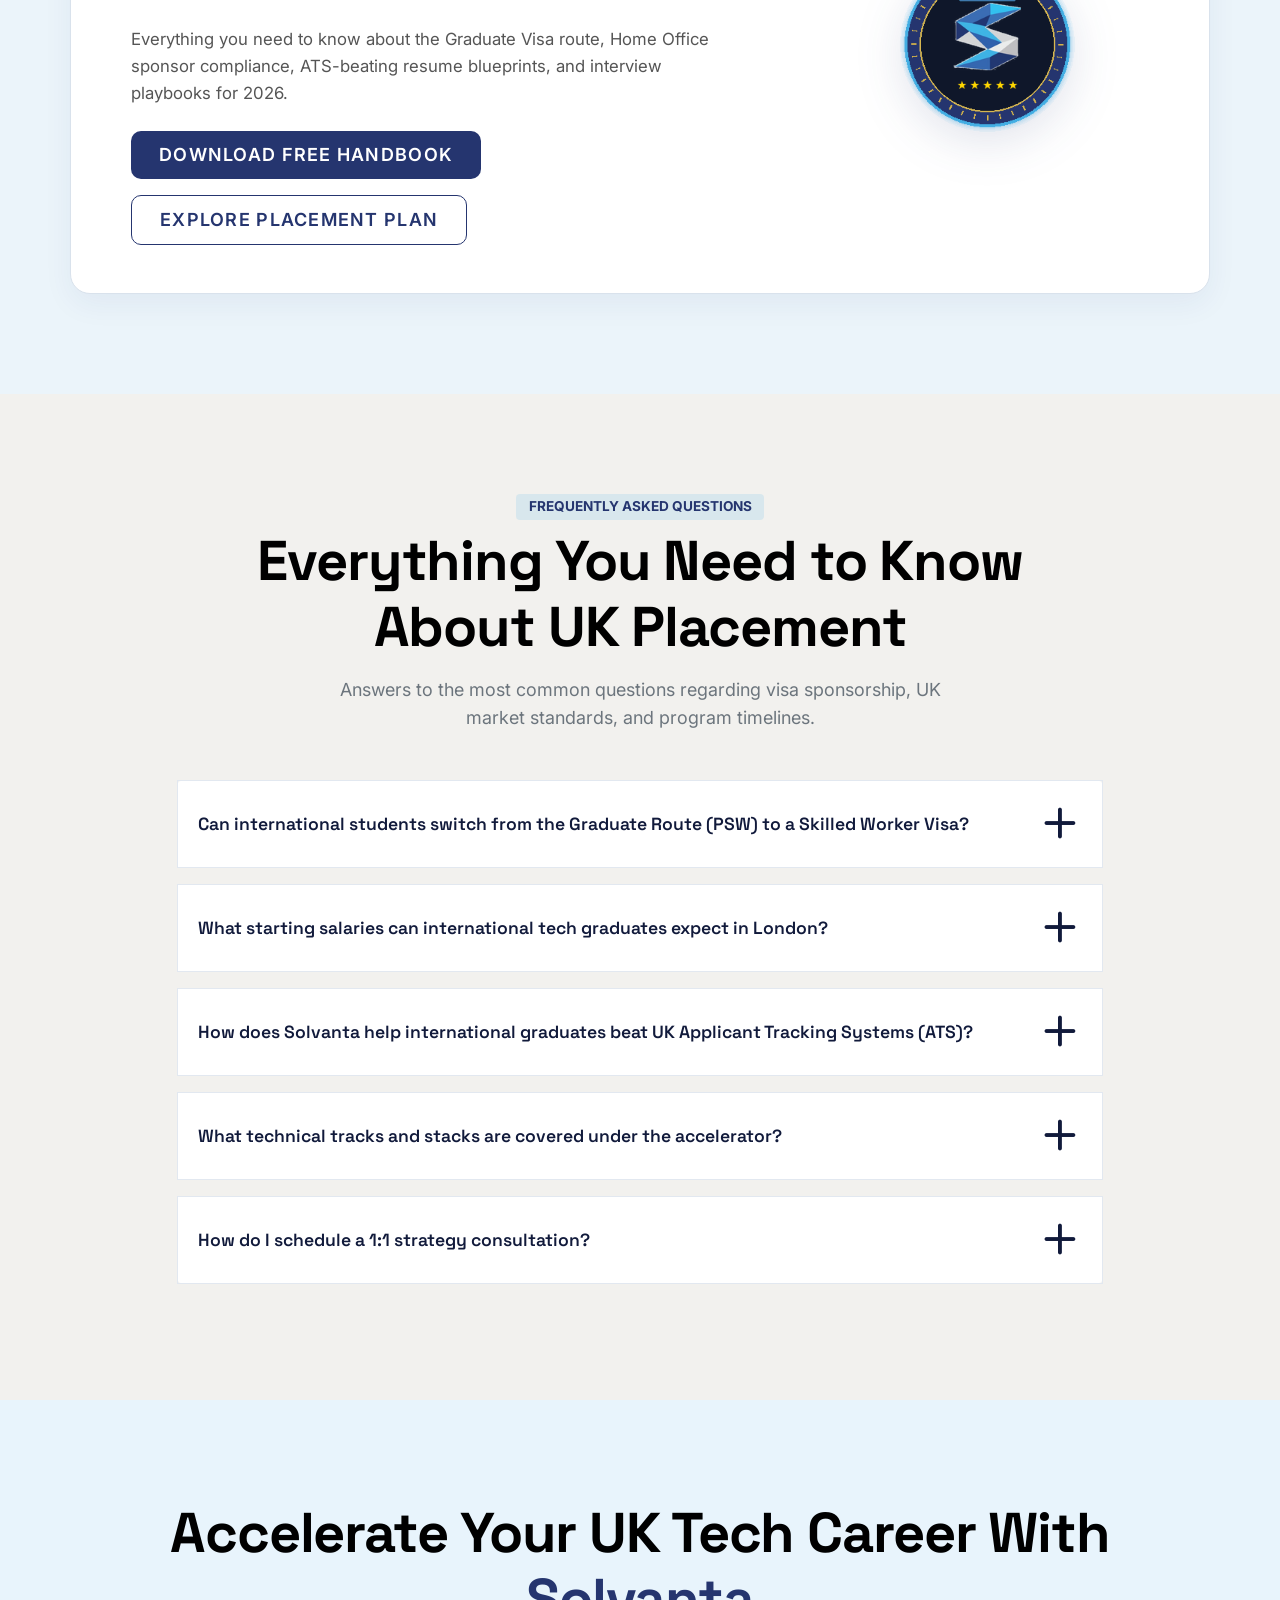
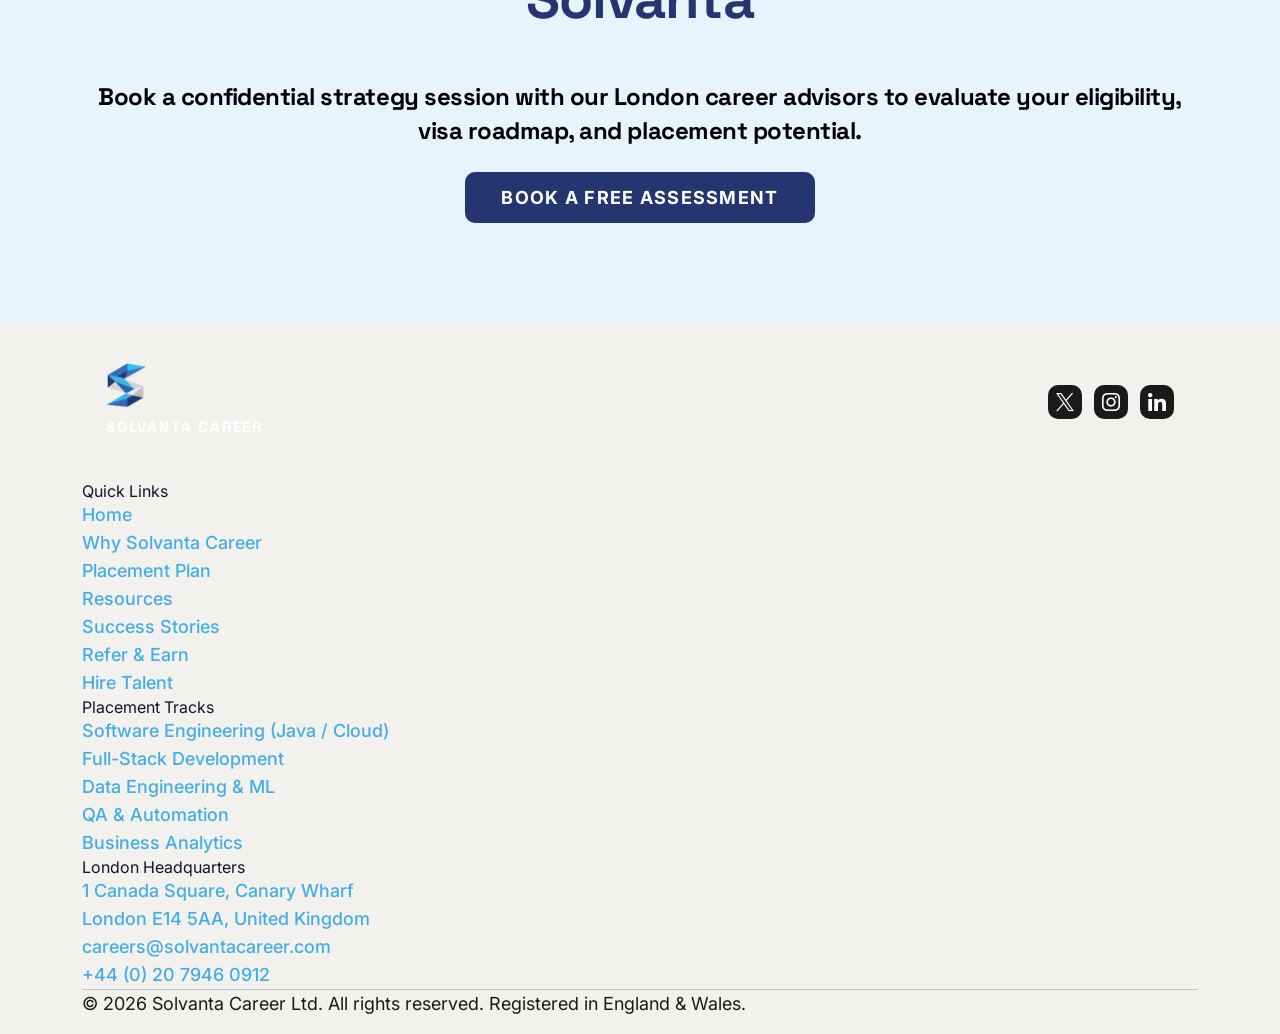
<file: resources.html>
<!DOCTYPE html>
<html lang="en-GB">
<head>
	<meta charset="UTF-8">
	<meta name="viewport" content="width=device-width, initial-scale=1.0">
	<title>Resources & Career Guidance Playbooks | Solvanta Career London</title>
	<meta name="description" content="Explore expert UK tech career guides, Skilled Worker visa insights, ATS resume engineering, and salary negotiation strategies from Solvanta Career London.">
	<link rel="icon" type="image/png" href="assets/images/logo-icon.png?v=3">
	
	<!-- Google Fonts -->
	<link rel="preconnect" href="https://fonts.googleapis.com">
	<link rel="preconnect" href="https://fonts.gstatic.com" crossorigin>
	<link href="https://fonts.googleapis.com/css2?family=Inter:wght@300;400;500;600;700;800&family=Space+Grotesk:wght@500;600;700;800&display=swap" rel="stylesheet">
	
	<!-- Stylesheets -->
	<link rel='stylesheet' id='solvanta-vendor-css' href="assets/css/vendor.min.css" media='all' />
	<link rel='stylesheet' id='solvanta-style-css' href="assets/css/style.css" media='all' />
	<link rel='stylesheet' id='solvanta-read-more-css' href="assets/css/read-more.css" media='all' />

	<!-- Solvanta Aesthetic Preloader & Cursor CSS -->
	<style id="solvanta-resources-css">

		/* Universal Solvanta Base Typography & Headings */
		:root {
			--bs-body-font-family: 'Inter', system-ui, -apple-system, sans-serif;
			--font-primary: 'Inter', system-ui, -apple-system, sans-serif;
			--font-heading: 'Space Grotesk', system-ui, -apple-system, sans-serif;
		}
		body {
			font-family: 'Inter', system-ui, -apple-system, sans-serif !important;
			color: #0F172A !important;
		}
		h1, h2, h3, h4, h5, h6,
		.h1, .h2, .h3, .h4, .h5, .h6,
		.inner-title-box h2,
		.sec-title-box h2,
		.banner-content h1,
		.banner-content h3 {
			font-family: 'Space Grotesk', system-ui, -apple-system, sans-serif !important;
			letter-spacing: -0.02em;
		}

		.custom-cursor-dot {
			position: fixed;
			top: 0;
			left: 0;
			width: 8px;
			height: 8px;
			background: #43AEE3;
			border-radius: 50%;
			pointer-events: none;
			z-index: 99999999;
			transform: translate(-50%, -50%);
			transition: opacity 0.25s ease, transform 0.1s ease;
			opacity: 0;
			will-change: transform, opacity;
		}
		.custom-cursor-follower {
			position: fixed;
			top: 0;
			left: 0;
			width: 36px;
			height: 36px;
			border: 1.5px solid rgba(67, 174, 227, 0.55);
			border-radius: 50%;
			pointer-events: none;
			z-index: 99999998;
			transform: translate(-50%, -50%);
			transition: transform 0.18s cubic-bezier(0.16, 1, 0.3, 1), width 0.3s ease, height 0.3s ease, background 0.3s ease, border-color 0.3s ease;
			opacity: 0;
			background: rgba(67, 174, 227, 0.05);
			will-change: transform, width, height;
		}

		.preloader {
			align-items: center;
			cursor: default;
			display: flex;
			height: 100vh;
			justify-content: center;
			position: fixed;
			left: 0;
			top: 0;
			width: 100vw;
			z-index: 99999999 !important;
			overflow: hidden;
			background: #FFFFFF;
			transition: transform 0.85s cubic-bezier(0.76, 0, 0.24, 1), opacity 0.85s cubic-bezier(0.76, 0, 0.24, 1);
			will-change: transform, opacity;
		}
		.preloader .animation-preloader {
			z-index: 1000;
			text-align: center;
			display: flex;
			flex-direction: column;
			align-items: center;
			justify-content: center;
			transition: opacity 0.4s ease-out, transform 0.4s ease-out, filter 0.4s ease-out;
		}
		.preloader-logo-wrap {
			width: 108px;
			height: 108px;
			margin: 0 auto 1.85rem auto;
			position: relative;
			display: flex;
			align-items: center;
			justify-content: center;
		}
		.preloader-ring {
			position: absolute;
			inset: 0;
			border-radius: 50%;
			border: 3.5px solid rgba(67, 174, 227, 0.18);
			border-top-color: #43AEE3;
			border-right-color: #25356F;
			animation: preloaderRingSpin 1.4s cubic-bezier(0.5, 0, 0.5, 1) infinite;
			box-shadow: 0 0 25px rgba(67, 174, 227, 0.35);
		}
		.preloader-logo-img {
			width: 58px;
			height: 58px;
			object-fit: contain;
			animation: preloaderLogoPulse 2s ease-in-out infinite;
			filter: drop-shadow(0 4px 14px rgba(37, 53, 111, 0.3));
			z-index: 2;
			display: block;
		}
		@keyframes preloaderRingSpin {
			0% { transform: rotate(0deg); }
			100% { transform: rotate(360deg); }
		}
		@keyframes preloaderLogoPulse {
			0%, 100% {
				transform: scale(1) translateY(0);
				filter: drop-shadow(0 4px 12px rgba(37, 53, 111, 0.25)) drop-shadow(0 0 8px rgba(67, 174, 227, 0.25));
			}
			50% {
				transform: scale(1.08) translateY(-4px);
				filter: drop-shadow(0 8px 22px rgba(37, 53, 111, 0.35)) drop-shadow(0 0 20px rgba(67, 174, 227, 0.65));
			}
		}
		.preloader .animation-preloader .txt-loading {
			font: 700 2.2rem 'Space Grotesk', system-ui, -apple-system, sans-serif;
			text-align: center;
			user-select: none;
			letter-spacing: 0.14em;
			display: flex;
			justify-content: center;
			align-items: center;
		}
		.preloader .animation-preloader .txt-loading .letters-space {
			width: 0.6em;
			display: inline-block;
		}
		.preloader .animation-preloader .txt-loading .letters-loading {
			color: rgba(15, 23, 42, 0.2);
			position: relative;
			display: inline-block;
		}
		.preloader .animation-preloader .txt-loading .letters-loading::before {
			animation: preloaderLettersLoading 3.5s infinite;
			color: #25356F;
			content: attr(data-text-preloader);
			left: 0;
			opacity: 0;
			position: absolute;
			top: 0;
			transform: rotateY(-90deg);
		}
		.preloader .animation-preloader .txt-loading .letters-loading.letters-accent::before {
			color: #43AEE3;
		}
		@keyframes preloaderLettersLoading {
			0%, 75%, 100% { opacity: 0; transform: rotateY(-90deg); }
			25%, 50% { opacity: 1; transform: rotateY(0deg); }
		}
		.preloader .animation-preloader .txt-loading .letters-loading:nth-child(2)::before { animation-delay: 0.12s; }
		.preloader .animation-preloader .txt-loading .letters-loading:nth-child(3)::before { animation-delay: 0.24s; }
		.preloader .animation-preloader .txt-loading .letters-loading:nth-child(4)::before { animation-delay: 0.36s; }
		.preloader .animation-preloader .txt-loading .letters-loading:nth-child(5)::before { animation-delay: 0.48s; }
		.preloader .animation-preloader .txt-loading .letters-loading:nth-child(6)::before { animation-delay: 0.60s; }
		.preloader .animation-preloader .txt-loading .letters-loading:nth-child(7)::before { animation-delay: 0.72s; }
		.preloader .animation-preloader .txt-loading .letters-loading:nth-child(8)::before { animation-delay: 0.84s; }
		.preloader .animation-preloader .txt-loading .letters-loading:nth-child(10)::before { animation-delay: 0.96s; }
		.preloader .animation-preloader .txt-loading .letters-loading:nth-child(11)::before { animation-delay: 1.08s; }
		.preloader .animation-preloader .txt-loading .letters-loading:nth-child(12)::before { animation-delay: 1.20s; }
		.preloader .animation-preloader .txt-loading .letters-loading:nth-child(13)::before { animation-delay: 1.32s; }
		.preloader .animation-preloader .txt-loading .letters-loading:nth-child(14)::before { animation-delay: 1.44s; }
		.preloader .animation-preloader .txt-loading .letters-loading:nth-child(15)::before { animation-delay: 1.56s; }

		.preloader p.preloader-subtext {
			font: 600 0.82rem 'Inter', sans-serif;
			letter-spacing: 0.28em;
			color: #64748B;
			margin-top: 1.1rem;
		}
		.preloader.loaded {
			transform: translateY(-100%);
			pointer-events: none !important;
		}
		.preloader.loaded .animation-preloader {
			opacity: 0;
			transform: translateY(-25px) scale(0.92);
			filter: blur(6px);
		}

		/* Topic Filter Pill Buttons */
		.blog-filter-pills {
			display: flex;
			flex-wrap: wrap;
			gap: 0.5rem;
			justify-content: flex-start;
			align-items: center;
			margin-bottom: 2rem;
		}
		.blog-filter-pill {
			padding: 0.45rem 1.15rem;
			border-radius: 50rem;
			font-size: 0.875rem;
			font-weight: 600;
			color: #25356F;
			background: #FFFFFF;
			border: 1px solid #D9E2EC;
			text-decoration: none;
			transition: all 0.25s ease;
		}
		.blog-filter-pill:hover,
		.blog-filter-pill.active {
			background: #25356F;
			color: #FFFFFF;
			border-color: #25356F;
			box-shadow: 0 4px 12px rgba(37, 53, 111, 0.2);
		}

		/* Featured Card Overrides */
		.blog-listing-main-section .blog-latest-card {
			box-shadow: 0 16px 40px rgba(15, 23, 42, 0.08);
			border: 1px solid rgba(226, 232, 240, 0.9);
			border-radius: 1.25rem;
			overflow: hidden;
			background: #FFFFFF;
		}
		.blog-listing-main-section .blog-latest-card .blog-featured-content {
			box-shadow: 0 10px 30px rgba(15, 23, 42, 0.12);
			border: 1px solid rgba(226, 232, 240, 0.8);
		}
	</style>
</head>
<body class="resources-page">

	<!-- Custom Cursor -->
	<div class="custom-cursor-dot" id="cursorDot"></div>
	<div class="custom-cursor-follower" id="cursorFollower"></div>

	<!-- Preloader -->
	<div id="preloader" class="preloader">
		<div class="animation-preloader">
			<div class="preloader-logo-wrap">
				<div class="preloader-ring"></div>
				<img src="assets/images/logo-icon.png?v=3" alt="Solvanta Logo" class="preloader-logo-img">
			</div>
			<div class="txt-loading">
				<span data-text-preloader="S" class="letters-loading">S</span>
				<span data-text-preloader="O" class="letters-loading">O</span>
				<span data-text-preloader="L" class="letters-loading">L</span>
				<span data-text-preloader="V" class="letters-loading">V</span>
				<span data-text-preloader="A" class="letters-loading">A</span>
				<span data-text-preloader="N" class="letters-loading">N</span>
				<span data-text-preloader="T" class="letters-loading">T</span>
				<span data-text-preloader="A" class="letters-loading">A</span>
				<span class="letters-space">&nbsp;</span>
				<span data-text-preloader="C" class="letters-loading letters-accent">C</span>
				<span data-text-preloader="A" class="letters-loading letters-accent">A</span>
				<span data-text-preloader="R" class="letters-loading letters-accent">R</span>
				<span data-text-preloader="E" class="letters-loading letters-accent">E</span>
				<span data-text-preloader="E" class="letters-loading letters-accent">E</span>
				<span data-text-preloader="R" class="letters-loading letters-accent">R</span>
			</div>
			<p class="preloader-subtext">CAREER ACCELERATION PLATFORM</p>
		</div>
	</div>

	<!-- Header Navigation -->
	<header class="header-section">
		<div class="container">
			<div class="header-section-inner">
				<nav class="navbar navbar-expand-xl">
					<div class="logo-with-toggle">
						<button class="navbar-toggler" type="button" data-bs-toggle="collapse"
							data-bs-target="#navbarMobileToggle" aria-controls="navbarMobileToggle" aria-expanded="false"
							aria-label="Toggle navigation">
							<img src="assets/images/hamburger-ic.svg" alt="Hamburger Icon" class="menu-ic">
							<img src="assets/images/close-ic.svg" alt="Close Icon" class="close-ic">
						</button>
						<a class="brand-logo brand-logo-stacked" href="index.html" style="display: flex; flex-direction: column; align-items: center; justify-content: center; gap: 6px; text-decoration: none;">
							<img src="assets/images/logo-icon.png?v=3" alt="Solvanta Career Logo" class="header-logo-icon" style="height: 48px; width: auto; display: block;">
							<img src="assets/images/logo-text.png?v=3" alt="SOLVANTA CAREER" class="header-logo-text" style="height: 12px; width: auto; display: block;">
						</a>
					</div>
					<div class="top-navbar">
						<div class="collapse navbar-collapse" id="navbarMobileToggle">
							<ul class="navbar-nav me-auto mr-auto w-100">
								<li class="nav-item">
									<a class="nav-link" href="index.html">Home</a>
								</li>
								<li class="nav-item">
									<a class="nav-link" href="why-solvanta.html">Why Solvanta Career</a>
								</li>
								<li class="nav-item">
									<a class="nav-link" href="placement-plan.html">Placement Plan</a>
								</li>
								<li class="nav-item dropdown">
									<a class="nav-link dropdown-toggle active" href="resources.html" id="resourcesDropdown" role="button" data-bs-toggle="dropdown" aria-expanded="false">Resources</a>
									<ul class="dropdown-menu" aria-labelledby="resourcesDropdown">
										<li><a class="dropdown-item active" href="resources.html"><img src="assets/images/menu-icon-11.svg" alt="">Blogs &amp; Guides</a></li>
										<li><a class="dropdown-item" href="#faqs"><img src="assets/images/menu-icon-09.svg" alt="">FAQs</a></li>
										<li><a class="dropdown-item" href="success-stories.html"><img src="assets/images/menu-icon-08.svg" alt="">Student Reviews</a></li>
									</ul>
								</li>
								<li class="nav-item">
									<a class="nav-link" href="success-stories.html">Success Stories</a>
								</li>
								<li class="nav-item">
									<a class="nav-link" href="refer-and-earn.html">Refer &amp; Earn</a>
								</li>
								<li class="nav-item">
									<a class="nav-link" href="hire-talent.html">Hire Talent</a>
								</li>
							</ul>
						</div>
						<div class="btn-group">
							<a href="index.html#contact-us" class="btn btn-black">Inquire Now</a>
						</div>
					</div>
				</nav>
			</div>
		</div>
		<div class="overlay-bg"></div>
	</header>

	<div class="wrapper-section">
		<!-- Section 1: Resources Banner Hero -->
		<section class="resources-banners-section">
			<div class="container">
				<div class="banner-content">
					<div class="banner-tags mb-3" style="font-size: 0.875rem; font-weight: 700; color: #43AEE3; text-transform: uppercase; letter-spacing: 0.1em;">
						✦ London &amp; UK Career Guidance
					</div>
					<h1>Resources &amp; Insights</h1>
					<h6>Actionable playbooks, Skilled Worker visa sponsorship roadmaps, ATS resume engineering, and high-value tech salary frameworks engineered for international talent in London and across the UK.</h6>
				</div>
			</div>
		</section>

		<!-- Section 2: Main Blog & Playbook Listing -->
		<section class="blog-listing-main-section ptb-100">
			<div class="container">
				<div class="blog-listing-title mb-4">
					<div class="tag-box">
						<span>Solvanta Knowledge Hub</span>
						<span class="dot"></span>
						<span>Updated for 2026 UK Market</span>
					</div>
					<h2>Latest Tech Career Playbooks &amp; Guides</h2>
					<p class="text-muted">Master the UK tech hiring bar, navigate visa sponsorship regulations, and command top-tier compensation packages.</p>
				</div>

				<!-- Category Filter Pills -->
				<div class="blog-filter-pills">
					<a href="javascript:void(0);" class="blog-filter-pill active">All Topics</a>
					<a href="javascript:void(0);" class="blog-filter-pill">UK Visa &amp; Sponsorship</a>
					<a href="javascript:void(0);" class="blog-filter-pill">Tech Interview Prep</a>
					<a href="javascript:void(0);" class="blog-filter-pill">Resume &amp; Portfolio</a>
					<a href="javascript:void(0);" class="blog-filter-pill">Salary &amp; Negotiation</a>
					<a href="javascript:void(0);" class="blog-filter-pill">Career Strategy</a>
				</div>

				<!-- Featured Article Card -->
				<div class="blog-latest-card">
					<div class="blog-featured-image">
						<img src="assets/images/blogs/blog-featured.jpg" alt="Negotiate Tech Job Offer in London">
					</div>
					<div class="blog-featured-content">
						<span class="blog-tag">Career Strategy &amp; Salary</span>
						<h4>How to Negotiate a £70k+ Tech Job Offer in London as an International Graduate</h4>
						<span class="blog-date">October 28, 2026 &middot; 8 min read</span>
						<p style="font-size: 0.95rem; color: #555555; line-height: 1.5; margin-bottom: 1.25rem;">Learn proven negotiation frameworks used by Solvanta candidates to secure competitive base pay, sign-on bonuses, and guaranteed Skilled Worker visa sponsorship from UK tech employers without risking the offer.</p>
						<a href="#contact-us" class="btn btn-secondary btn-sm" style="font-weight: 600; padding: 0.5rem 1.25rem;">Read Full Guide &rarr;</a>
					</div>
				</div>

				<!-- Grid of 6 Articles (Knowledge Hub) -->
				<div class="row mt-5">
					<!-- Card 1 -->
					<div class="col-12 col-md-6 col-lg-4 mb-4">
						<a href="#contact-us" class="blog-list-card">
							<div class="blog-list-card-image">
								<img src="assets/images/blogs/blog-uk-sponsorship.jpg" alt="UK Skilled Worker Sponsorship Guide">
							</div>
							<div class="blog-list-card-body">
								<span class="blog-tag">UK Visa &amp; Compliance</span>
								<h5>How to Find UK Employers With a Verified History of Skilled Worker Visa Sponsorship</h5>
								<div class="blog-list-card-footer">
									<span class="blog-date">November 2, 2026</span>
									<span class="blog-card-arrow">
										<span class="custom-icon icon-arrow-left"></span>
									</span>
								</div>
							</div>
						</a>
					</div>

					<!-- Card 2 -->
					<div class="col-12 col-md-6 col-lg-4 mb-4">
						<a href="#contact-us" class="blog-list-card">
							<div class="blog-list-card-image">
								<img src="assets/images/blogs/blog-no-uk-experience.jpg" alt="No UK Work Experience Advice">
							</div>
							<div class="blog-list-card-body">
								<span class="blog-tag">Interview Preparation</span>
								<h5>No UK Work Experience? How International STEM Candidates Prove Technical Competency to London Employers</h5>
								<div class="blog-list-card-footer">
									<span class="blog-date">October 19, 2026</span>
									<span class="blog-card-arrow">
										<span class="custom-icon icon-arrow-left"></span>
									</span>
								</div>
							</div>
						</a>
					</div>

					<!-- Card 3 -->
					<div class="col-12 col-md-6 col-lg-4 mb-4">
						<a href="#contact-us" class="blog-list-card">
							<div class="blog-list-card-image">
								<img src="assets/images/blogs/blog-placement-roi.jpg" alt="Is a Placement Program Worth It">
							</div>
							<div class="blog-list-card-body">
								<span class="blog-tag">Placement Insights</span>
								<h5>Is a UK Tech Placement Acceleration Program Worth It? Costs, ROI, and Placement Guarantees</h5>
								<div class="blog-list-card-footer">
									<span class="blog-date">October 12, 2026</span>
									<span class="blog-card-arrow">
										<span class="custom-icon icon-arrow-left"></span>
									</span>
								</div>
							</div>
						</a>
					</div>

					<!-- Card 4 -->
					<div class="col-12 col-md-6 col-lg-4 mb-4">
						<a href="#contact-us" class="blog-list-card">
							<div class="blog-list-card-image">
								<img src="assets/images/blogs/blog-ats-resume.jpg" alt="UK Tech ATS CV Formatting">
							</div>
							<div class="blog-list-card-body">
								<span class="blog-tag">Resume Engineering</span>
								<h5>Beating UK Tech ATS Algorithms: Engineering a High-Impact Software Engineering CV</h5>
								<div class="blog-list-card-footer">
									<span class="blog-date">September 30, 2026</span>
									<span class="blog-card-arrow">
										<span class="custom-icon icon-arrow-left"></span>
									</span>
								</div>
							</div>
						</a>
					</div>

					<!-- Card 5 -->
					<div class="col-12 col-md-6 col-lg-4 mb-4">
						<a href="#contact-us" class="blog-list-card">
							<div class="blog-list-card-image">
								<img src="assets/images/blogs/blog-psw-transition.jpg" alt="Graduate Route to Skilled Worker Transition">
							</div>
							<div class="blog-list-card-body">
								<span class="blog-tag">UK Visa &amp; Compliance</span>
								<h5>Navigating the Graduate Route (PSW) to Skilled Worker Visa Transition: 2026 Employer Playbook</h5>
								<div class="blog-list-card-footer">
									<span class="blog-date">September 24, 2026</span>
									<span class="blog-card-arrow">
										<span class="custom-icon icon-arrow-left"></span>
									</span>
								</div>
							</div>
						</a>
					</div>

					<!-- Card 6 -->
					<div class="col-12 col-md-6 col-lg-4 mb-4">
						<a href="#contact-us" class="blog-list-card">
							<div class="blog-list-card-image">
								<img src="assets/images/blogs/blog-system-design.jpg" alt="London Tech Coding Bar">
							</div>
							<div class="blog-list-card-body">
								<span class="blog-tag">Technical Mastery</span>
								<h5>System Design &amp; Live Coding Bar: How Top Tier-1 Tech Companies in London Assess Mid-to-Senior Talent</h5>
								<div class="blog-list-card-footer">
									<span class="blog-date">September 15, 2026</span>
									<span class="blog-card-arrow">
										<span class="custom-icon icon-arrow-left"></span>
									</span>
								</div>
							</div>
						</a>
					</div>
				</div>

				<!-- Pagination -->
				<div class="blog-pagination">
					<nav aria-label="Blog page navigation">
						<ul class="pagination">
							<li class="page-item disabled">
								<a class="page-link" href="javascript:void(0);" tabindex="-1" aria-disabled="true">
									<span class="custom-icon icon-down-arrow"></span>
								</a>
							</li>
							<li class="page-item active"><a class="page-link" href="javascript:void(0);">1</a></li>
							<li class="page-item"><a class="page-link" href="javascript:void(0);">2</a></li>
							<li class="page-item"><a class="page-link" href="javascript:void(0);">3</a></li>
							<li class="page-item">
								<a class="page-link" href="javascript:void(0);">
									<span class="custom-icon icon-down-arrow"></span>
								</a>
							</li>
						</ul>
					</nav>
				</div>
			</div>
		</section>

		<!-- Section 3: Download Handbook / Lead Capture -->
		<section class="handbook-section pt-50 pb-100" style="background: #EBF4FA;">
			<div class="container">
				<div class="row align-items-center justify-content-between p-4 p-lg-5" style="background: #FFFFFF; border-radius: 1.25rem; border: 1px solid #D9E2EC; box-shadow: 0 10px 30px rgba(37, 53, 111, 0.06);">
					<div class="col-12 col-lg-7">
						<span class="badge mb-2" style="background: rgba(67, 174, 227, 0.15); color: #25356F; font-size: 0.85rem; padding: 0.4rem 0.8rem; font-weight: 700;">FREE 48-PAGE PLAYBOOK</span>
						<h2 style="font-size: 2.25rem; font-weight: 700; color: #111A3B; margin-bottom: 1rem;">The Complete UK International Tech Placement Handbook</h2>
						<p style="color: #555555; font-size: 1.05rem; line-height: 1.6; margin-bottom: 1.5rem;">Everything you need to know about the Graduate Visa route, Home Office sponsor compliance, ATS-beating resume blueprints, and interview playbooks for 2026.</p>
						<div class="d-flex flex-wrap gap-3">
							<a href="index.html#contact-us" class="btn btn-secondary" style="padding: 0.75rem 1.75rem; font-weight: 600;">Download Free Handbook</a>
							<a href="placement-plan.html" class="btn btn-outline-secondary" style="padding: 0.75rem 1.75rem; font-weight: 600;">Explore Placement Plan</a>
						</div>
					</div>
					<div class="col-12 col-lg-4 text-center mt-4 mt-lg-0">
						<img src="assets/images/certified-badge.png?v=2" alt="Verified Handbook Badge" style="max-width: 180px; filter: drop-shadow(0 12px 24px rgba(37,53,111,0.15));">
					</div>
				</div>
			</div>
		</section>

		<!-- Section 4: UK Career FAQs Accordion -->
		<section class="faq-section ptb-100" id="faqs">
			<div class="container">
				<div class="inner-title-box text-center mb-5">
					<span class="badge mb-2" style="background: rgba(67, 174, 227, 0.15); color: #25356F; font-size: 0.85rem; padding: 0.4rem 0.8rem; font-weight: 700;">FREQUENTLY ASKED QUESTIONS</span>
					<h2>Everything You Need to Know About <span>UK Placement</span></h2>
					<p class="text-muted" style="max-width: 650px; margin: 0 auto;">Answers to the most common questions regarding visa sponsorship, UK market standards, and program timelines.</p>
				</div>

				<div class="row justify-content-center">
					<div class="col-12 col-lg-10">
						<div class="accordion" id="resourcesFaqAccordion">
							<!-- FAQ 1 -->
							<div class="accordion-item mb-3" style="border: 1px solid #E2E8F0; border-radius: 0.75rem; overflow: hidden;">
								<h2 class="accordion-header" id="headingOne">
									<button class="accordion-button collapsed" type="button" data-bs-toggle="collapse" data-bs-target="#collapseOne" aria-expanded="false" aria-controls="collapseOne" style="font-weight: 600; color: #111A3B; background: #FFFFFF; font-size: 1.1rem; padding: 1.25rem;">
										Can international students switch from the Graduate Route (PSW) to a Skilled Worker Visa?
									</button>
								</h2>
								<div id="collapseOne" class="accordion-collapse collapse" aria-labelledby="headingOne" data-bs-parent="#resourcesFaqAccordion">
									<div class="accordion-body" style="color: #555555; line-height: 1.6; padding: 1.25rem; background: #F8FAFC;">
										Yes. Under UK immigration rules, you can switch from a Graduate Visa to a Skilled Worker Visa at any time while your Graduate Visa remains valid, provided you secure an eligible role with a Home Office-licensed sponsor paying at or above the relevant going rate. Solvanta Career specifically prepares you to secure roles with licensed sponsors before your Graduate Visa expires.
									</div>
								</div>
							</div>

							<!-- FAQ 2 -->
							<div class="accordion-item mb-3" style="border: 1px solid #E2E8F0; border-radius: 0.75rem; overflow: hidden;">
								<h2 class="accordion-header" id="headingTwo">
									<button class="accordion-button collapsed" type="button" data-bs-toggle="collapse" data-bs-target="#collapseTwo" aria-expanded="false" aria-controls="collapseTwo" style="font-weight: 600; color: #111A3B; background: #FFFFFF; font-size: 1.1rem; padding: 1.25rem;">
										What starting salaries can international tech graduates expect in London?
									</button>
								</h2>
								<div id="collapseTwo" class="accordion-collapse collapse" aria-labelledby="headingTwo" data-bs-parent="#resourcesFaqAccordion">
									<div class="accordion-body" style="color: #555555; line-height: 1.6; padding: 1.25rem; background: #F8FAFC;">
										In London, software engineering, cloud, and data roles for accelerated graduates typically start between £55,000 and £75,000+ base salary, plus benefits and performance bonuses. Candidates in investment banking, fintech (Canary Wharf / City of London), and tier-1 tech firms often command higher compensation packages.
									</div>
								</div>
							</div>

							<!-- FAQ 3 -->
							<div class="accordion-item mb-3" style="border: 1px solid #E2E8F0; border-radius: 0.75rem; overflow: hidden;">
								<h2 class="accordion-header" id="headingThree">
									<button class="accordion-button collapsed" type="button" data-bs-toggle="collapse" data-bs-target="#collapseThree" aria-expanded="false" aria-controls="collapseThree" style="font-weight: 600; color: #111A3B; background: #FFFFFF; font-size: 1.1rem; padding: 1.25rem;">
										How does Solvanta help international graduates beat UK Applicant Tracking Systems (ATS)?
									</button>
								</h2>
								<div id="collapseThree" class="accordion-collapse collapse" aria-labelledby="headingThree" data-bs-parent="#resourcesFaqAccordion">
									<div class="accordion-body" style="color: #555555; line-height: 1.6; padding: 1.25rem; background: #F8FAFC;">
										Our dedicated resume engineers tailor your CV specifically to match UK corporate taxonomy, technical keywords, and quantitative commercial impact metrics. Every bullet point is calibrated to pass Workday, Taleo, Greenhouse, and Lever ATS parsers, ensuring you achieve a 3x higher callback rate.
									</div>
								</div>
							</div>

							<!-- FAQ 4 -->
							<div class="accordion-item mb-3" style="border: 1px solid #E2E8F0; border-radius: 0.75rem; overflow: hidden;">
								<h2 class="accordion-header" id="headingFour">
									<button class="accordion-button collapsed" type="button" data-bs-toggle="collapse" data-bs-target="#collapseFour" aria-expanded="false" aria-controls="collapseFour" style="font-weight: 600; color: #111A3B; background: #FFFFFF; font-size: 1.1rem; padding: 1.25rem;">
										What technical tracks and stacks are covered under the accelerator?
									</button>
								</h2>
								<div id="collapseFour" class="accordion-collapse collapse" aria-labelledby="headingFour" data-bs-parent="#resourcesFaqAccordion">
									<div class="accordion-body" style="color: #555555; line-height: 1.6; padding: 1.25rem; background: #F8FAFC;">
										We cover the highest-demand technical tracks in the UK market: Java Enterprise Systems &amp; Spring Boot, Full-Stack TypeScript/React &amp; Node.js, Cloud &amp; DevOps (AWS/Azure/Kubernetes), Data Engineering &amp; ML, and Business / Quality Assurance Automation.
									</div>
								</div>
							</div>

							<!-- FAQ 5 -->
							<div class="accordion-item mb-3" style="border: 1px solid #E2E8F0; border-radius: 0.75rem; overflow: hidden;">
								<h2 class="accordion-header" id="headingFive">
									<button class="accordion-button collapsed" type="button" data-bs-toggle="collapse" data-bs-target="#collapseFive" aria-expanded="false" aria-controls="collapseFive" style="font-weight: 600; color: #111A3B; background: #FFFFFF; font-size: 1.1rem; padding: 1.25rem;">
										How do I schedule a 1:1 strategy consultation?
									</button>
								</h2>
								<div id="collapseFive" class="accordion-collapse collapse" aria-labelledby="headingFive" data-bs-parent="#resourcesFaqAccordion">
									<div class="accordion-body" style="color: #555555; line-height: 1.6; padding: 1.25rem; background: #F8FAFC;">
										You can click the "Inquire Now" or "Schedule a Call" button on any page to submit your details. One of our Senior Career Strategists in London will review your CV and schedule an assessment call within 24 hours.
									</div>
								</div>
							</div>
						</div>
					</div>
				</div>
			</div>
		</section>

		<!-- Section 5: Call to Action / Assessment -->
		<section class="lets-connect-section bg-sea-green ptb-100" id="contact-us">
			<div class="container">
				<div class="lets-connect-inner text-center">
					<h2>Accelerate Your UK Tech Career With <span>Solvanta</span></h2>
					<h5>Book a confidential strategy session with our London career advisors to evaluate your eligibility, visa roadmap, and placement potential.</h5>
					<div class="mt-4">
						<a href="index.html#contact-us" class="btn btn-secondary btn-lg" style="padding: 0.85rem 2.25rem; font-weight: 700;">Book a Free Assessment</a>
					</div>
				</div>
			</div>
		</section>
	</div>

	<!-- Footer Section -->
	<footer class="footer-section">
		<div class="container">
			<div class="footer-top">
				<div class="logo-social-link-box">
					<div class="footer-logo">
						<a href="index.html" style="display: inline-flex; flex-direction: column; align-items: flex-start; justify-content: center; gap: 6px; text-decoration: none;">
							<img src="assets/images/logo-icon.png?v=3" alt="Solvanta Career Logo" style="height: 44px; width: auto; display: block;">
							<span style="font-family: 'Space Grotesk', sans-serif; font-size: 15px; font-weight: 700; color: #FFFFFF; letter-spacing: 0.12em; display: block;">SOLVANTA CAREER</span>
						</a>
					</div>
					<div class="social-links">
						<ul>
							<li><a href="https://x.com/SolvantaCareers" target="_blank"><span class="custom-icon icon-twitter-ic"></span></a></li>
							<li><a href="https://www.instagram.com/solvantacareerspro/" target="_blank"><span class="custom-icon icon-instagram-ic"></span></a></li>
							<li><a href="https://www.linkedin.com/company/solvantacareerspro/" target="_blank"><span class="custom-icon icon-linked-in-ic"></span></a></li>
						</ul>
					</div>
				</div>
				<div class="footer-links-box">
					<div class="footer-links-item">
						<div class="links-title">Quick Links</div>
						<ul>
							<li><a href="index.html">Home</a></li>
							<li><a href="why-solvanta.html">Why Solvanta Career</a></li>
							<li><a href="placement-plan.html">Placement Plan</a></li>
							<li><a href="resources.html">Resources</a></li>
							<li><a href="success-stories.html">Success Stories</a></li>
							<li><a href="refer-and-earn.html">Refer &amp; Earn</a></li>
							<li><a href="hire-talent.html">Hire Talent</a></li>
						</ul>
					</div>
					<div class="footer-links-item">
						<div class="links-title">Placement Tracks</div>
						<ul>
							<li><a href="placement-plan.html">Software Engineering (Java / Cloud)</a></li>
							<li><a href="placement-plan.html">Full-Stack Development</a></li>
							<li><a href="placement-plan.html">Data Engineering &amp; ML</a></li>
							<li><a href="placement-plan.html">QA &amp; Automation</a></li>
							<li><a href="placement-plan.html">Business Analytics</a></li>
						</ul>
					</div>
					<div class="footer-links-item">
						<div class="links-title">London Headquarters</div>
						<ul>
							<li><a href="javascript:void(0);">1 Canada Square, Canary Wharf</a></li>
							<li><a href="javascript:void(0);">London E14 5AA, United Kingdom</a></li>
							<li><a href="mailto:careers@solvantacareer.com">careers@solvantacareer.com</a></li>
							<li><a href="tel:+442079460912">+44 (0) 20 7946 0912</a></li>
						</ul>
					</div>
				</div>
			</div>
			<div class="footer-bottom">
				<p class="copyright-text">&copy; 2026 Solvanta Career Ltd. All rights reserved. Registered in England &amp; Wales.</p>
			</div>
		</div>
	</footer>

	<!-- Scripts -->
	<script src="assets/js/jquery.min.js"></script>
	<script src="assets/js/jquery-migrate.min.js"></script>
	<script src="assets/js/vendor.min.js"></script>
	<script src="assets/js/custom.js"></script>

	<script>
		(function() {
			// Cursor tracking
			var dot = document.getElementById('cursorDot');
			var follower = document.getElementById('cursorFollower');
			if (dot && follower) {
				var posX = 0, posY = 0, mouseX = 0, mouseY = 0;
				document.addEventListener('mousemove', function(e) {
					mouseX = e.clientX;
					mouseY = e.clientY;
					dot.style.opacity = '1';
					follower.style.opacity = '1';
					dot.style.transform = 'translate(' + (mouseX - 4) + 'px, ' + (mouseY - 4) + 'px)';
				});
				function updateFollower() {
					posX += (mouseX - posX) * 0.18;
					posY += (mouseY - posY) * 0.18;
					follower.style.transform = 'translate(' + (posX - 18) + 'px, ' + (posY - 18) + 'px)';
					requestAnimationFrame(updateFollower);
				}
				requestAnimationFrame(updateFollower);
			}

			// Preloader Dismiss
			var startTime = Date.now();
			var minDisplayTime = 700;
			var preloader = document.getElementById('preloader');
			function hideLoader() {
				if (!preloader || preloader.classList.contains('loaded')) return;
				var elapsed = Date.now() - startTime;
				var remaining = Math.max(0, minDisplayTime - elapsed);
				setTimeout(function() {
					preloader.classList.add('loaded');
					setTimeout(function() {
						preloader.style.display = 'none';
						preloader.remove();
					}, 850);
				}, remaining);
			}
			if (document.readyState === 'complete') {
				hideLoader();
			} else {
				window.addEventListener('load', hideLoader);
			}
			setTimeout(hideLoader, 2500);

			// Filter pills interaction
			var pills = document.querySelectorAll('.blog-filter-pill');
			pills.forEach(function(pill) {
				pill.addEventListener('click', function() {
					pills.forEach(function(p) { p.classList.remove('active'); });
					this.classList.add('active');
				});
			});
		})();
	</script>
</body>
</html>
</file>
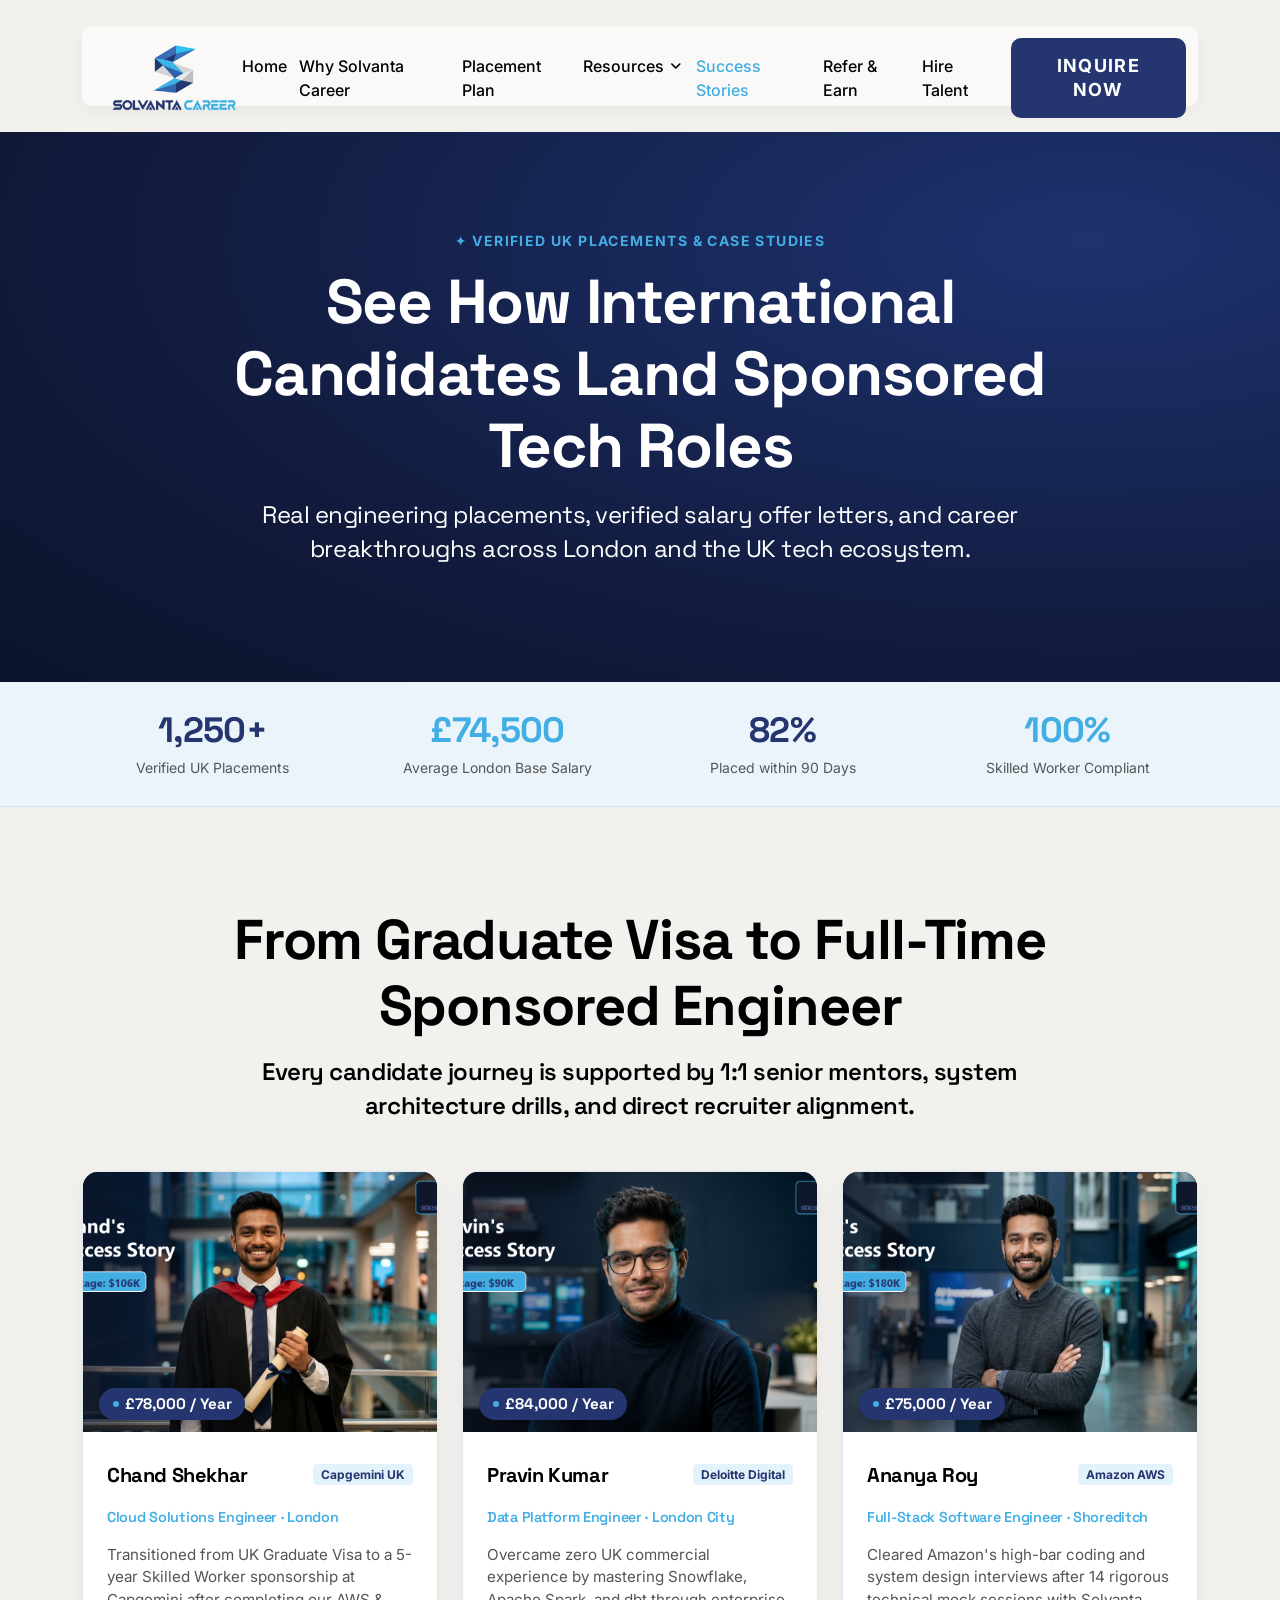
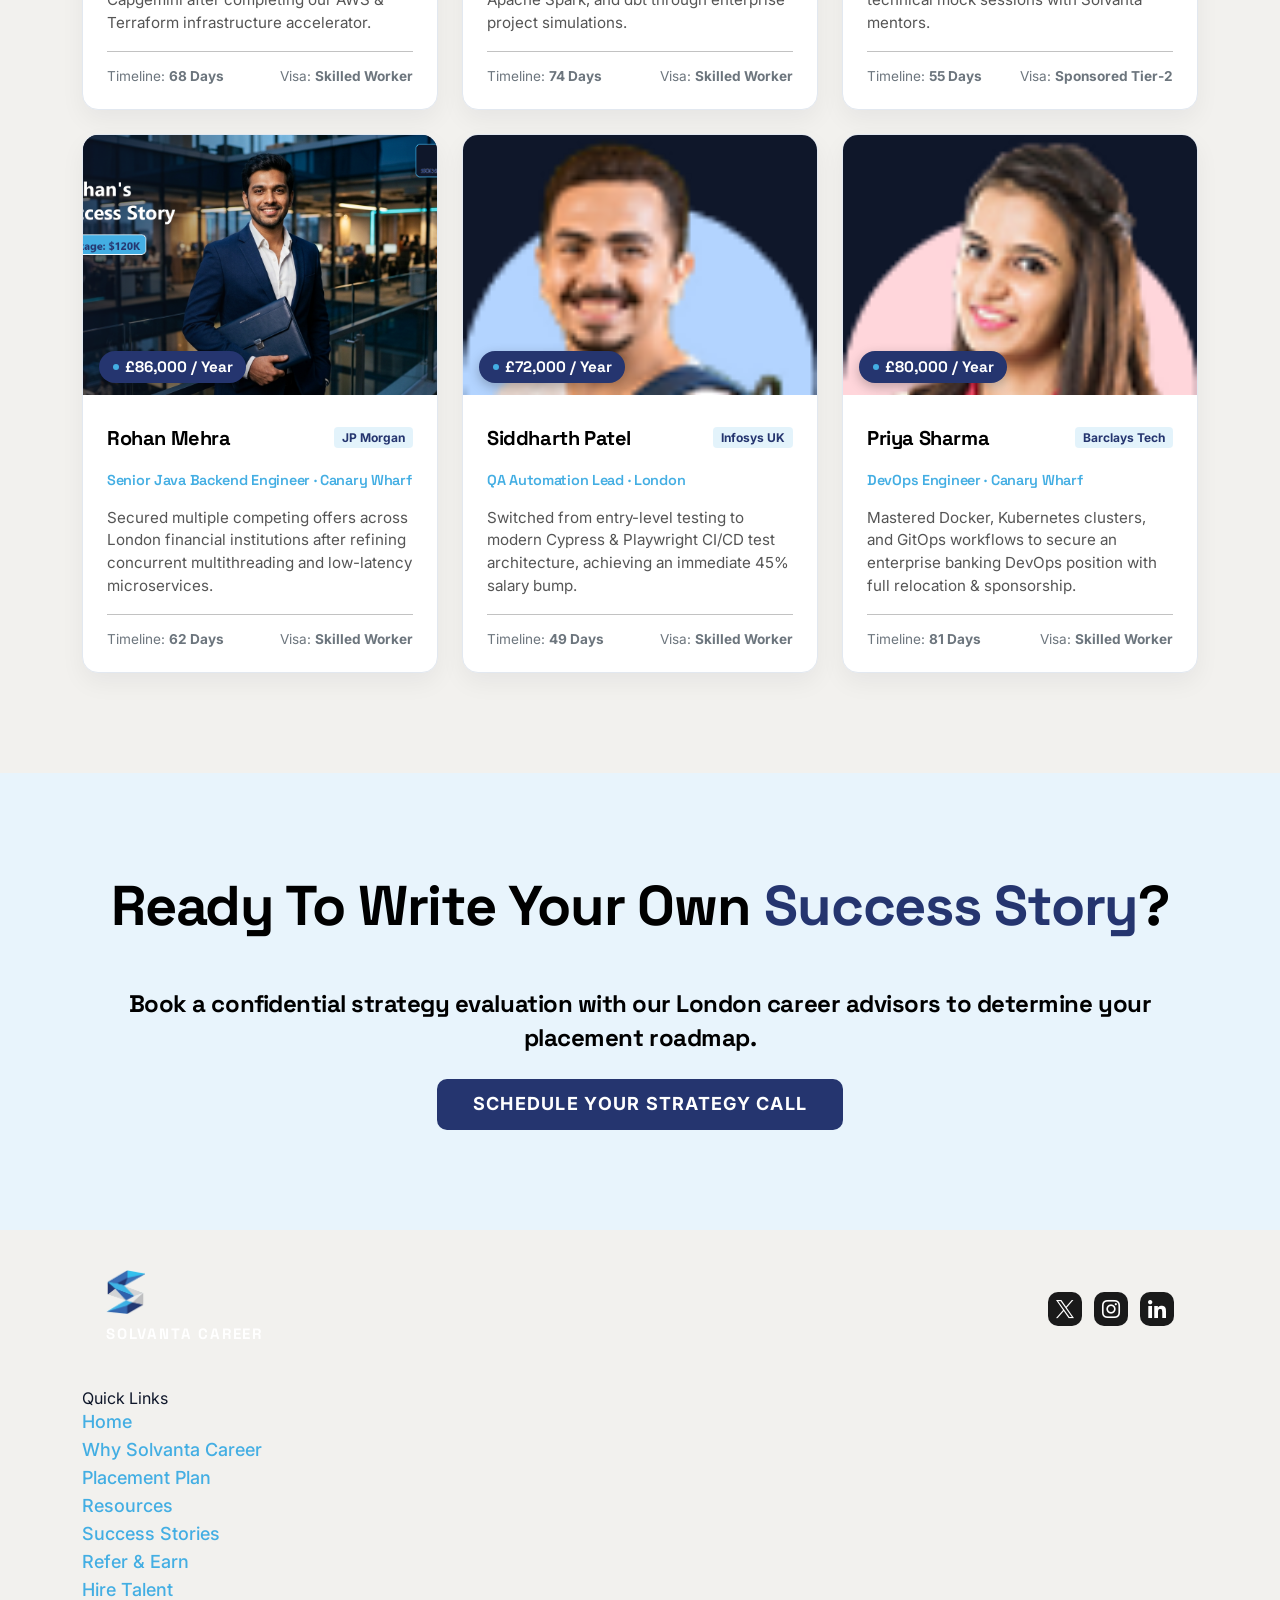
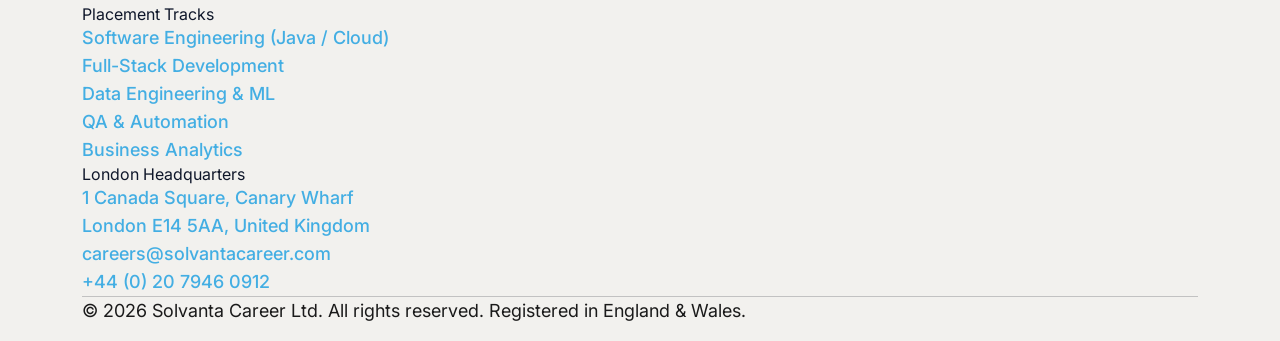
<file: success-stories.html>
<!DOCTYPE html>
<html lang="en-GB">
<head>
	<meta charset="UTF-8">
	<meta name="viewport" content="width=device-width, initial-scale=1.0">
	<title>Success Stories & Placements | Solvanta Career London</title>
	<meta name="description" content="Discover real placement success stories of international candidates securing £70k+ tech roles and Skilled Worker visa sponsorship in London and the UK.">
	<link rel="icon" type="image/png" href="assets/images/logo-icon.png?v=3">
	
	<!-- Google Fonts -->
	<link rel="preconnect" href="https://fonts.googleapis.com">
	<link rel="preconnect" href="https://fonts.gstatic.com" crossorigin>
	<link href="https://fonts.googleapis.com/css2?family=Inter:wght@300;400;500;600;700;800&family=Space+Grotesk:wght@500;600;700;800&display=swap" rel="stylesheet">
	
	<!-- Stylesheets -->
	<link rel='stylesheet' id='solvanta-vendor-css' href="assets/css/vendor.min.css" media='all' />
	<link rel='stylesheet' id='solvanta-style-css' href="assets/css/style.css" media='all' />
	<link rel='stylesheet' id='solvanta-read-more-css' href="assets/css/read-more.css" media='all' />

	<!-- Preloader & Cursor CSS -->
	<style id="solvanta-stories-css">

		/* Universal Solvanta Base Typography & Headings */
		:root {
			--bs-body-font-family: 'Inter', system-ui, -apple-system, sans-serif;
			--font-primary: 'Inter', system-ui, -apple-system, sans-serif;
			--font-heading: 'Space Grotesk', system-ui, -apple-system, sans-serif;
		}
		body {
			font-family: 'Inter', system-ui, -apple-system, sans-serif !important;
			color: #0F172A !important;
		}
		h1, h2, h3, h4, h5, h6,
		.h1, .h2, .h3, .h4, .h5, .h6,
		.inner-title-box h2,
		.sec-title-box h2,
		.banner-content h1,
		.banner-content h3 {
			font-family: 'Space Grotesk', system-ui, -apple-system, sans-serif !important;
			letter-spacing: -0.02em;
		}

		.custom-cursor-dot {
			position: fixed; top: 0; left: 0; width: 8px; height: 8px; background: #43AEE3;
			border-radius: 50%; pointer-events: none; z-index: 99999999; transform: translate(-50%, -50%);
			transition: opacity 0.25s ease, transform 0.1s ease; opacity: 0; will-change: transform, opacity;
		}
		.custom-cursor-follower {
			position: fixed; top: 0; left: 0; width: 36px; height: 36px;
			border: 1.5px solid rgba(67, 174, 227, 0.55); border-radius: 50%; pointer-events: none;
			z-index: 99999998; transform: translate(-50%, -50%);
			transition: transform 0.18s cubic-bezier(0.16, 1, 0.3, 1), width 0.3s ease, height 0.3s ease;
			opacity: 0; background: rgba(67, 174, 227, 0.05); will-change: transform, width, height;
		}

		.preloader {
			align-items: center; cursor: default; display: flex; height: 100vh; justify-content: center;
			position: fixed; left: 0; top: 0; width: 100vw; z-index: 99999999 !important;
			overflow: hidden; background: #FFFFFF; transition: transform 0.85s cubic-bezier(0.76, 0, 0.24, 1), opacity 0.85s cubic-bezier(0.76, 0, 0.24, 1);
		}
		.preloader .animation-preloader { z-index: 1000; text-align: center; display: flex; flex-direction: column; align-items: center; justify-content: center; }
		.preloader-logo-wrap { width: 108px; height: 108px; margin: 0 auto 1.85rem auto; position: relative; display: flex; align-items: center; justify-content: center; }
		.preloader-ring {
			position: absolute; inset: 0; border-radius: 50%; border: 3.5px solid rgba(67, 174, 227, 0.18);
			border-top-color: #43AEE3; border-right-color: #25356F; animation: preloaderRingSpin 1.4s cubic-bezier(0.5, 0, 0.5, 1) infinite;
			box-shadow: 0 0 25px rgba(67, 174, 227, 0.35);
		}
		.preloader-logo-img {
			width: 58px; height: 58px; object-fit: contain; animation: preloaderLogoPulse 2s ease-in-out infinite;
			filter: drop-shadow(0 4px 14px rgba(37, 53, 111, 0.3)); z-index: 2; display: block;
		}
		@keyframes preloaderRingSpin { 0% { transform: rotate(0deg); } 100% { transform: rotate(360deg); } }
		@keyframes preloaderLogoPulse {
			0%, 100% { transform: scale(1) translateY(0); filter: drop-shadow(0 4px 12px rgba(37, 53, 111, 0.25)) drop-shadow(0 0 8px rgba(67, 174, 227, 0.25)); }
			50% { transform: scale(1.08) translateY(-4px); filter: drop-shadow(0 8px 22px rgba(37, 53, 111, 0.35)) drop-shadow(0 0 20px rgba(67, 174, 227, 0.65)); }
		}
		.preloader .animation-preloader .txt-loading {
			font: 700 2.2rem 'Space Grotesk', system-ui, -apple-system, sans-serif;
			letter-spacing: 0.14em; display: flex; justify-content: center; align-items: center;
		}
		.preloader .animation-preloader .txt-loading .letters-space { width: 0.6em; display: inline-block; }
		.preloader .animation-preloader .txt-loading .letters-loading { color: rgba(15, 23, 42, 0.2); position: relative; display: inline-block; }
		.preloader .animation-preloader .txt-loading .letters-loading::before {
			animation: preloaderLettersLoading 3.5s infinite; color: #25356F; content: attr(data-text-preloader);
			left: 0; opacity: 0; position: absolute; top: 0; transform: rotateY(-90deg);
		}
		.preloader .animation-preloader .txt-loading .letters-loading.letters-accent::before { color: #43AEE3; }
		@keyframes preloaderLettersLoading { 0%, 75%, 100% { opacity: 0; transform: rotateY(-90deg); } 25%, 50% { opacity: 1; transform: rotateY(0deg); } }
		.preloader .animation-preloader .txt-loading .letters-loading:nth-child(2)::before { animation-delay: 0.12s; }
		.preloader .animation-preloader .txt-loading .letters-loading:nth-child(3)::before { animation-delay: 0.24s; }
		.preloader .animation-preloader .txt-loading .letters-loading:nth-child(4)::before { animation-delay: 0.36s; }
		.preloader .animation-preloader .txt-loading .letters-loading:nth-child(5)::before { animation-delay: 0.48s; }
		.preloader .animation-preloader .txt-loading .letters-loading:nth-child(6)::before { animation-delay: 0.60s; }
		.preloader .animation-preloader .txt-loading .letters-loading:nth-child(7)::before { animation-delay: 0.72s; }
		.preloader .animation-preloader .txt-loading .letters-loading:nth-child(8)::before { animation-delay: 0.84s; }
		.preloader .animation-preloader .txt-loading .letters-loading:nth-child(10)::before { animation-delay: 0.96s; }
		.preloader .animation-preloader .txt-loading .letters-loading:nth-child(11)::before { animation-delay: 1.08s; }
		.preloader .animation-preloader .txt-loading .letters-loading:nth-child(12)::before { animation-delay: 1.20s; }
		.preloader .animation-preloader .txt-loading .letters-loading:nth-child(13)::before { animation-delay: 1.32s; }
		.preloader .animation-preloader .txt-loading .letters-loading:nth-child(14)::before { animation-delay: 1.44s; }
		.preloader .animation-preloader .txt-loading .letters-loading:nth-child(15)::before { animation-delay: 1.56s; }
		.preloader p.preloader-subtext { font: 600 0.82rem 'Inter', sans-serif; letter-spacing: 0.28em; color: #64748B; margin-top: 1.1rem; }
		.preloader.loaded { transform: translateY(-100%); pointer-events: none !important; }
		.preloader.loaded .animation-preloader { opacity: 0; transform: translateY(-25px) scale(0.92); filter: blur(6px); }

		/* Story Card Custom Styling */
		.story-card-box {
			background: #FFFFFF; border: 1px solid #E2E8F0; border-radius: 1rem; overflow: hidden;
			box-shadow: 0 10px 25px rgba(15, 23, 42, 0.05); transition: all 0.3s ease; height: 100%;
			display: flex; flex-direction: column;
		}
		.story-card-box:hover {
			transform: translateY(-5px); box-shadow: 0 18px 36px rgba(37, 53, 111, 0.12); border-color: rgba(67, 174, 227, 0.4);
		}
		.story-card-img { position: relative; height: 260px; overflow: hidden; background: #0F172A; }
		.story-card-img img { width: 100%; height: 100%; object-fit: cover; object-position: top center; transition: transform 0.4s ease; }
		.story-card-box:hover .story-card-img img { transform: scale(1.05); }
		.story-salary-badge {
			position: absolute; bottom: 12px; left: 16px; background: #25356F; color: #FFFFFF;
			font-family: 'Space Grotesk', sans-serif; font-size: 0.95rem; font-weight: 700;
			padding: 0.4rem 0.85rem; border-radius: 50rem; box-shadow: 0 4px 12px rgba(0,0,0,0.25);
			display: inline-flex; align-items: center; gap: 6px;
		}
		.story-salary-badge span.dot { width: 6px; height: 6px; background: #43AEE3; border-radius: 50%; }
		.story-card-body { padding: 1.5rem; flex: 1; display: flex; flex-direction: column; }
	</style>
</head>
<body class="stories-page">

	<!-- Custom Cursor -->
	<div class="custom-cursor-dot" id="cursorDot"></div>
	<div class="custom-cursor-follower" id="cursorFollower"></div>

	<!-- Preloader -->
	<div id="preloader" class="preloader">
		<div class="animation-preloader">
			<div class="preloader-logo-wrap">
				<div class="preloader-ring"></div>
				<img src="assets/images/logo-icon.png?v=3" alt="Solvanta Logo" class="preloader-logo-img">
			</div>
			<div class="txt-loading">
				<span data-text-preloader="S" class="letters-loading">S</span>
				<span data-text-preloader="O" class="letters-loading">O</span>
				<span data-text-preloader="L" class="letters-loading">L</span>
				<span data-text-preloader="V" class="letters-loading">V</span>
				<span data-text-preloader="A" class="letters-loading">A</span>
				<span data-text-preloader="N" class="letters-loading">N</span>
				<span data-text-preloader="T" class="letters-loading">T</span>
				<span data-text-preloader="A" class="letters-loading">A</span>
				<span class="letters-space">&nbsp;</span>
				<span data-text-preloader="C" class="letters-loading letters-accent">C</span>
				<span data-text-preloader="A" class="letters-loading letters-accent">A</span>
				<span data-text-preloader="R" class="letters-loading letters-accent">R</span>
				<span data-text-preloader="E" class="letters-loading letters-accent">E</span>
				<span data-text-preloader="E" class="letters-loading letters-accent">E</span>
				<span data-text-preloader="R" class="letters-loading letters-accent">R</span>
			</div>
			<p class="preloader-subtext">CAREER ACCELERATION PLATFORM</p>
		</div>
	</div>

	<!-- Header Navigation -->
	<header class="header-section">
		<div class="container">
			<div class="header-section-inner">
				<nav class="navbar navbar-expand-xl">
					<div class="logo-with-toggle">
						<button class="navbar-toggler" type="button" data-bs-toggle="collapse"
							data-bs-target="#navbarMobileToggle" aria-controls="navbarMobileToggle" aria-expanded="false"
							aria-label="Toggle navigation">
							<img src="assets/images/hamburger-ic.svg" alt="Hamburger Icon" class="menu-ic">
							<img src="assets/images/close-ic.svg" alt="Close Icon" class="close-ic">
						</button>
						<a class="brand-logo brand-logo-stacked" href="index.html" style="display: flex; flex-direction: column; align-items: center; justify-content: center; gap: 6px; text-decoration: none;">
							<img src="assets/images/logo-icon.png?v=3" alt="Solvanta Career Logo" class="header-logo-icon" style="height: 48px; width: auto; display: block;">
							<img src="assets/images/logo-text.png?v=3" alt="SOLVANTA CAREER" class="header-logo-text" style="height: 12px; width: auto; display: block;">
						</a>
					</div>
					<div class="top-navbar">
						<div class="collapse navbar-collapse" id="navbarMobileToggle">
							<ul class="navbar-nav me-auto mr-auto w-100">
								<li class="nav-item">
									<a class="nav-link" href="index.html">Home</a>
								</li>
								<li class="nav-item">
									<a class="nav-link" href="why-solvanta.html">Why Solvanta Career</a>
								</li>
								<li class="nav-item">
									<a class="nav-link" href="placement-plan.html">Placement Plan</a>
								</li>
								<li class="nav-item dropdown">
									<a class="nav-link dropdown-toggle" href="resources.html" id="resourcesDropdown" role="button" data-bs-toggle="dropdown" aria-expanded="false">Resources</a>
									<ul class="dropdown-menu" aria-labelledby="resourcesDropdown">
										<li><a class="dropdown-item" href="resources.html"><img src="assets/images/menu-icon-11.svg" alt="">Blogs &amp; Guides</a></li>
										<li><a class="dropdown-item" href="resources.html#faqs"><img src="assets/images/menu-icon-09.svg" alt="">FAQs</a></li>
										<li><a class="dropdown-item" href="success-stories.html"><img src="assets/images/menu-icon-08.svg" alt="">Student Reviews</a></li>
									</ul>
								</li>
								<li class="nav-item">
									<a class="nav-link active" href="success-stories.html">Success Stories</a>
								</li>
								<li class="nav-item">
									<a class="nav-link" href="refer-and-earn.html">Refer &amp; Earn</a>
								</li>
								<li class="nav-item">
									<a class="nav-link" href="hire-talent.html">Hire Talent</a>
								</li>
							</ul>
						</div>
						<div class="btn-group">
							<a href="index.html#contact-us" class="btn btn-black">Inquire Now</a>
						</div>
					</div>
				</nav>
			</div>
		</div>
		<div class="overlay-bg"></div>
	</header>

	<div class="wrapper-section">
		<!-- Hero Section -->
		<section class="testimonial-banners-section">
			<div class="container">
				<div class="banner-content text-center" style="max-width: 820px; margin: 0 auto;">
					<div class="banner-tags mb-3" style="font-size: 0.875rem; font-weight: 700; color: #43AEE3; text-transform: uppercase; letter-spacing: 0.1em;">
						✦ Verified UK Placements &amp; Case Studies
					</div>
					<h1>See How International Candidates Land Sponsored Tech Roles</h1>
					<h5>Real engineering placements, verified salary offer letters, and career breakthroughs across London and the UK tech ecosystem.</h5>
				</div>
			</div>
		</section>

		<!-- Verified Metrics Bar -->
		<section class="py-4" style="background: #EBF4FA; border-bottom: 1px solid #D9E2EC;">
			<div class="container">
				<div class="row text-center gy-3">
					<div class="col-6 col-md-3">
						<h3 style="font-family: 'Space Grotesk', sans-serif; font-size: 2.2rem; font-weight: 800; color: #25356F; margin-bottom: 0;">1,250+</h3>
						<p style="font-size: 0.875rem; color: #555555; margin-bottom: 0;">Verified UK Placements</p>
					</div>
					<div class="col-6 col-md-3">
						<h3 style="font-family: 'Space Grotesk', sans-serif; font-size: 2.2rem; font-weight: 800; color: #43AEE3; margin-bottom: 0;">£74,500</h3>
						<p style="font-size: 0.875rem; color: #555555; margin-bottom: 0;">Average London Base Salary</p>
					</div>
					<div class="col-6 col-md-3">
						<h3 style="font-family: 'Space Grotesk', sans-serif; font-size: 2.2rem; font-weight: 800; color: #25356F; margin-bottom: 0;">82%</h3>
						<p style="font-size: 0.875rem; color: #555555; margin-bottom: 0;">Placed within 90 Days</p>
					</div>
					<div class="col-6 col-md-3">
						<h3 style="font-family: 'Space Grotesk', sans-serif; font-size: 2.2rem; font-weight: 800; color: #43AEE3; margin-bottom: 0;">100%</h3>
						<p style="font-size: 0.875rem; color: #555555; margin-bottom: 0;">Skilled Worker Compliant</p>
					</div>
				</div>
			</div>
		</section>

		<!-- Student Placement Cards Grid -->
		<section class="ptb-100">
			<div class="container">
				<div class="inner-title-box text-center mb-5">
					<h2>From Graduate Visa to <span>Full-Time Sponsored Engineer</span></h2>
					<h5>Every candidate journey is supported by 1:1 senior mentors, system architecture drills, and direct recruiter alignment.</h5>
				</div>

				<div class="row g-4">
					<!-- Card 1: Chand -->
					<div class="col-12 col-md-6 col-lg-4">
						<div class="story-card-box">
							<div class="story-card-img">
								<img src="assets/images/3.png?v=3" alt="Chand Placement Story">
								<div class="story-salary-badge"><span class="dot"></span> £78,000 / Year</div>
							</div>
							<div class="story-card-body">
								<div class="d-flex justify-content-between align-items-center mb-2">
									<h4 style="margin: 0; font-size: 1.25rem;">Chand Shekhar</h4>
									<span class="badge" style="background: rgba(67, 174, 227, 0.15); color: #25356F; font-weight: 700;">Capgemini UK</span>
								</div>
								<h6 style="color: #43AEE3; font-size: 0.9rem; font-weight: 600; margin-bottom: 0.75rem;">Cloud Solutions Engineer &middot; London</h6>
								<p style="color: #555555; font-size: 0.95rem; line-height: 1.5; margin-bottom: 1rem;">Transitioned from UK Graduate Visa to a 5-year Skilled Worker sponsorship at Capgemini after completing our AWS &amp; Terraform infrastructure accelerator.</p>
								<div class="mt-auto pt-3 border-top d-flex justify-content-between text-muted" style="font-size: 0.85rem;">
									<span>Timeline: <strong>68 Days</strong></span>
									<span>Visa: <strong>Skilled Worker</strong></span>
								</div>
							</div>
						</div>
					</div>

					<!-- Card 2: Pravin -->
					<div class="col-12 col-md-6 col-lg-4">
						<div class="story-card-box">
							<div class="story-card-img">
								<img src="assets/images/pravin-1.png?v=3" alt="Pravin Placement Story">
								<div class="story-salary-badge"><span class="dot"></span> £84,000 / Year</div>
							</div>
							<div class="story-card-body">
								<div class="d-flex justify-content-between align-items-center mb-2">
									<h4 style="margin: 0; font-size: 1.25rem;">Pravin Kumar</h4>
									<span class="badge" style="background: rgba(67, 174, 227, 0.15); color: #25356F; font-weight: 700;">Deloitte Digital</span>
								</div>
								<h6 style="color: #43AEE3; font-size: 0.9rem; font-weight: 600; margin-bottom: 0.75rem;">Data Platform Engineer &middot; London City</h6>
								<p style="color: #555555; font-size: 0.95rem; line-height: 1.5; margin-bottom: 1rem;">Overcame zero UK commercial experience by mastering Snowflake, Apache Spark, and dbt through enterprise project simulations.</p>
								<div class="mt-auto pt-3 border-top d-flex justify-content-between text-muted" style="font-size: 0.85rem;">
									<span>Timeline: <strong>74 Days</strong></span>
									<span>Visa: <strong>Skilled Worker</strong></span>
								</div>
							</div>
						</div>
					</div>

					<!-- Card 3: Ananya -->
					<div class="col-12 col-md-6 col-lg-4">
						<div class="story-card-box">
							<div class="story-card-img">
								<img src="assets/images/2.png?v=3" alt="Ananya Placement Story">
								<div class="story-salary-badge"><span class="dot"></span> £75,000 / Year</div>
							</div>
							<div class="story-card-body">
								<div class="d-flex justify-content-between align-items-center mb-2">
									<h4 style="margin: 0; font-size: 1.25rem;">Ananya Roy</h4>
									<span class="badge" style="background: rgba(67, 174, 227, 0.15); color: #25356F; font-weight: 700;">Amazon AWS</span>
								</div>
								<h6 style="color: #43AEE3; font-size: 0.9rem; font-weight: 600; margin-bottom: 0.75rem;">Full-Stack Software Engineer &middot; Shoreditch</h6>
								<p style="color: #555555; font-size: 0.95rem; line-height: 1.5; margin-bottom: 1rem;">Cleared Amazon's high-bar coding and system design interviews after 14 rigorous technical mock sessions with Solvanta mentors.</p>
								<div class="mt-auto pt-3 border-top d-flex justify-content-between text-muted" style="font-size: 0.85rem;">
									<span>Timeline: <strong>55 Days</strong></span>
									<span>Visa: <strong>Sponsored Tier-2</strong></span>
								</div>
							</div>
						</div>
					</div>

					<!-- Card 4: Rohan -->
					<div class="col-12 col-md-6 col-lg-4">
						<div class="story-card-box">
							<div class="story-card-img">
								<img src="assets/images/1.png?v=3" alt="Rohan Placement Story">
								<div class="story-salary-badge"><span class="dot"></span> £86,000 / Year</div>
							</div>
							<div class="story-card-body">
								<div class="d-flex justify-content-between align-items-center mb-2">
									<h4 style="margin: 0; font-size: 1.25rem;">Rohan Mehra</h4>
									<span class="badge" style="background: rgba(67, 174, 227, 0.15); color: #25356F; font-weight: 700;">JP Morgan</span>
								</div>
								<h6 style="color: #43AEE3; font-size: 0.9rem; font-weight: 600; margin-bottom: 0.75rem;">Senior Java Backend Engineer &middot; Canary Wharf</h6>
								<p style="color: #555555; font-size: 0.95rem; line-height: 1.5; margin-bottom: 1rem;">Secured multiple competing offers across London financial institutions after refining concurrent multithreading and low-latency microservices.</p>
								<div class="mt-auto pt-3 border-top d-flex justify-content-between text-muted" style="font-size: 0.85rem;">
									<span>Timeline: <strong>62 Days</strong></span>
									<span>Visa: <strong>Skilled Worker</strong></span>
								</div>
							</div>
						</div>
					</div>

					<!-- Card 5: Siddharth -->
					<div class="col-12 col-md-6 col-lg-4">
						<div class="story-card-box">
							<div class="story-card-img">
								<img src="assets/images/right-img-1.png" alt="Siddharth Placement Story">
								<div class="story-salary-badge"><span class="dot"></span> £72,000 / Year</div>
							</div>
							<div class="story-card-body">
								<div class="d-flex justify-content-between align-items-center mb-2">
									<h4 style="margin: 0; font-size: 1.25rem;">Siddharth Patel</h4>
									<span class="badge" style="background: rgba(67, 174, 227, 0.15); color: #25356F; font-weight: 700;">Infosys UK</span>
								</div>
								<h6 style="color: #43AEE3; font-size: 0.9rem; font-weight: 600; margin-bottom: 0.75rem;">QA Automation Lead &middot; London</h6>
								<p style="color: #555555; font-size: 0.95rem; line-height: 1.5; margin-bottom: 1rem;">Switched from entry-level testing to modern Cypress &amp; Playwright CI/CD test architecture, achieving an immediate 45% salary bump.</p>
								<div class="mt-auto pt-3 border-top d-flex justify-content-between text-muted" style="font-size: 0.85rem;">
									<span>Timeline: <strong>49 Days</strong></span>
									<span>Visa: <strong>Skilled Worker</strong></span>
								</div>
							</div>
						</div>
					</div>

					<!-- Card 6: Priya -->
					<div class="col-12 col-md-6 col-lg-4">
						<div class="story-card-box">
							<div class="story-card-img">
								<img src="assets/images/right-img-2.png" alt="Priya Placement Story">
								<div class="story-salary-badge"><span class="dot"></span> £80,000 / Year</div>
							</div>
							<div class="story-card-body">
								<div class="d-flex justify-content-between align-items-center mb-2">
									<h4 style="margin: 0; font-size: 1.25rem;">Priya Sharma</h4>
									<span class="badge" style="background: rgba(67, 174, 227, 0.15); color: #25356F; font-weight: 700;">Barclays Tech</span>
								</div>
								<h6 style="color: #43AEE3; font-size: 0.9rem; font-weight: 600; margin-bottom: 0.75rem;">DevOps Engineer &middot; Canary Wharf</h6>
								<p style="color: #555555; font-size: 0.95rem; line-height: 1.5; margin-bottom: 1rem;">Mastered Docker, Kubernetes clusters, and GitOps workflows to secure an enterprise banking DevOps position with full relocation &amp; sponsorship.</p>
								<div class="mt-auto pt-3 border-top d-flex justify-content-between text-muted" style="font-size: 0.85rem;">
									<span>Timeline: <strong>81 Days</strong></span>
									<span>Visa: <strong>Skilled Worker</strong></span>
								</div>
							</div>
						</div>
					</div>
				</div>
			</div>
		</section>

		<!-- Bottom CTA -->
		<section class="lets-connect-section bg-sea-green ptb-100">
			<div class="container">
				<div class="lets-connect-inner text-center">
					<h2>Ready to Write Your Own <span>Success Story</span>?</h2>
					<h5>Book a confidential strategy evaluation with our London career advisors to determine your placement roadmap.</h5>
					<div class="mt-4">
						<a href="index.html#contact-us" class="btn btn-secondary btn-lg" style="padding: 0.85rem 2.25rem; font-weight: 700;">Schedule Your Strategy Call</a>
					</div>
				</div>
			</div>
		</section>
	</div>

	<!-- Footer Section -->
	<footer class="footer-section">
		<div class="container">
			<div class="footer-top">
				<div class="logo-social-link-box">
					<div class="footer-logo">
						<a href="index.html" style="display: inline-flex; flex-direction: column; align-items: flex-start; justify-content: center; gap: 6px; text-decoration: none;">
							<img src="assets/images/logo-icon.png?v=3" alt="Solvanta Career Logo" style="height: 44px; width: auto; display: block;">
							<span style="font-family: 'Space Grotesk', sans-serif; font-size: 15px; font-weight: 700; color: #FFFFFF; letter-spacing: 0.12em; display: block;">SOLVANTA CAREER</span>
						</a>
					</div>
					<div class="social-links">
						<ul>
							<li><a href="https://x.com/SolvantaCareers" target="_blank"><span class="custom-icon icon-twitter-ic"></span></a></li>
							<li><a href="https://www.instagram.com/solvantacareerspro/" target="_blank"><span class="custom-icon icon-instagram-ic"></span></a></li>
							<li><a href="https://www.linkedin.com/company/solvantacareerspro/" target="_blank"><span class="custom-icon icon-linked-in-ic"></span></a></li>
						</ul>
					</div>
				</div>
				<div class="footer-links-box">
					<div class="footer-links-item">
						<div class="links-title">Quick Links</div>
						<ul>
							<li><a href="index.html">Home</a></li>
							<li><a href="why-solvanta.html">Why Solvanta Career</a></li>
							<li><a href="placement-plan.html">Placement Plan</a></li>
							<li><a href="resources.html">Resources</a></li>
							<li><a href="success-stories.html">Success Stories</a></li>
							<li><a href="refer-and-earn.html">Refer &amp; Earn</a></li>
							<li><a href="hire-talent.html">Hire Talent</a></li>
						</ul>
					</div>
					<div class="footer-links-item">
						<div class="links-title">Placement Tracks</div>
						<ul>
							<li><a href="placement-plan.html">Software Engineering (Java / Cloud)</a></li>
							<li><a href="placement-plan.html">Full-Stack Development</a></li>
							<li><a href="placement-plan.html">Data Engineering &amp; ML</a></li>
							<li><a href="placement-plan.html">QA &amp; Automation</a></li>
							<li><a href="placement-plan.html">Business Analytics</a></li>
						</ul>
					</div>
					<div class="footer-links-item">
						<div class="links-title">London Headquarters</div>
						<ul>
							<li><a href="javascript:void(0);">1 Canada Square, Canary Wharf</a></li>
							<li><a href="javascript:void(0);">London E14 5AA, United Kingdom</a></li>
							<li><a href="mailto:careers@solvantacareer.com">careers@solvantacareer.com</a></li>
							<li><a href="tel:+442079460912">+44 (0) 20 7946 0912</a></li>
						</ul>
					</div>
				</div>
			</div>
			<div class="footer-bottom">
				<p class="copyright-text">&copy; 2026 Solvanta Career Ltd. All rights reserved. Registered in England &amp; Wales.</p>
			</div>
		</div>
	</footer>

	<!-- Scripts -->
	<script src="assets/js/jquery.min.js"></script>
	<script src="assets/js/jquery-migrate.min.js"></script>
	<script src="assets/js/vendor.min.js"></script>
	<script src="assets/js/custom.js"></script>

	<script>
		(function() {
			var dot = document.getElementById('cursorDot');
			var follower = document.getElementById('cursorFollower');
			if (dot && follower) {
				var posX = 0, posY = 0, mouseX = 0, mouseY = 0;
				document.addEventListener('mousemove', function(e) {
					mouseX = e.clientX; mouseY = e.clientY;
					dot.style.opacity = '1'; follower.style.opacity = '1';
					dot.style.transform = 'translate(' + (mouseX - 4) + 'px, ' + (mouseY - 4) + 'px)';
				});
				function updateFollower() {
					posX += (mouseX - posX) * 0.18; posY += (mouseY - posY) * 0.18;
					follower.style.transform = 'translate(' + (posX - 18) + 'px, ' + (posY - 18) + 'px)';
					requestAnimationFrame(updateFollower);
				}
				requestAnimationFrame(updateFollower);
			}

			var startTime = Date.now();
			var preloader = document.getElementById('preloader');
			function hideLoader() {
				if (!preloader || preloader.classList.contains('loaded')) return;
				var elapsed = Date.now() - startTime;
				var remaining = Math.max(0, 700 - elapsed);
				setTimeout(function() {
					preloader.classList.add('loaded');
					setTimeout(function() { preloader.style.display = 'none'; preloader.remove(); }, 850);
				}, remaining);
			}
			if (document.readyState === 'complete') hideLoader();
			else window.addEventListener('load', hideLoader);
			setTimeout(hideLoader, 2500);
		})();
	</script>
</body>
</html>
</file>
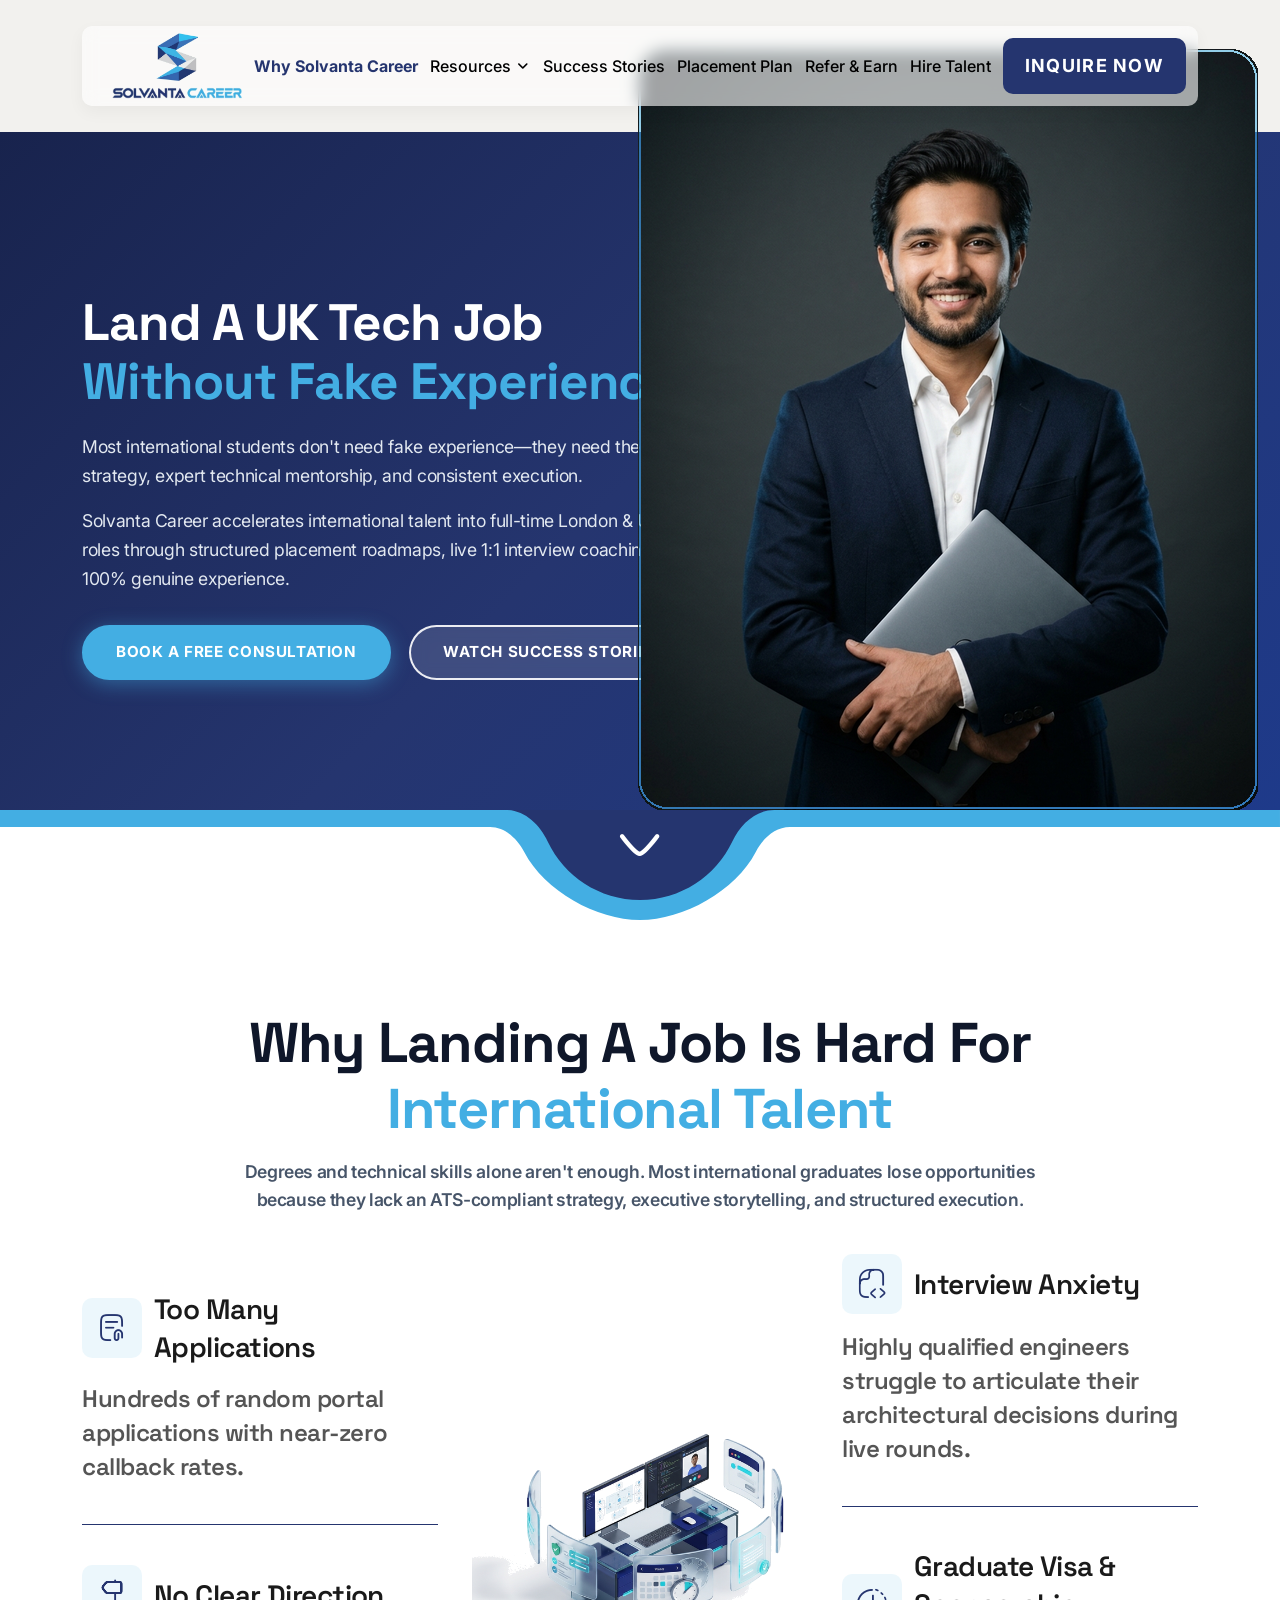
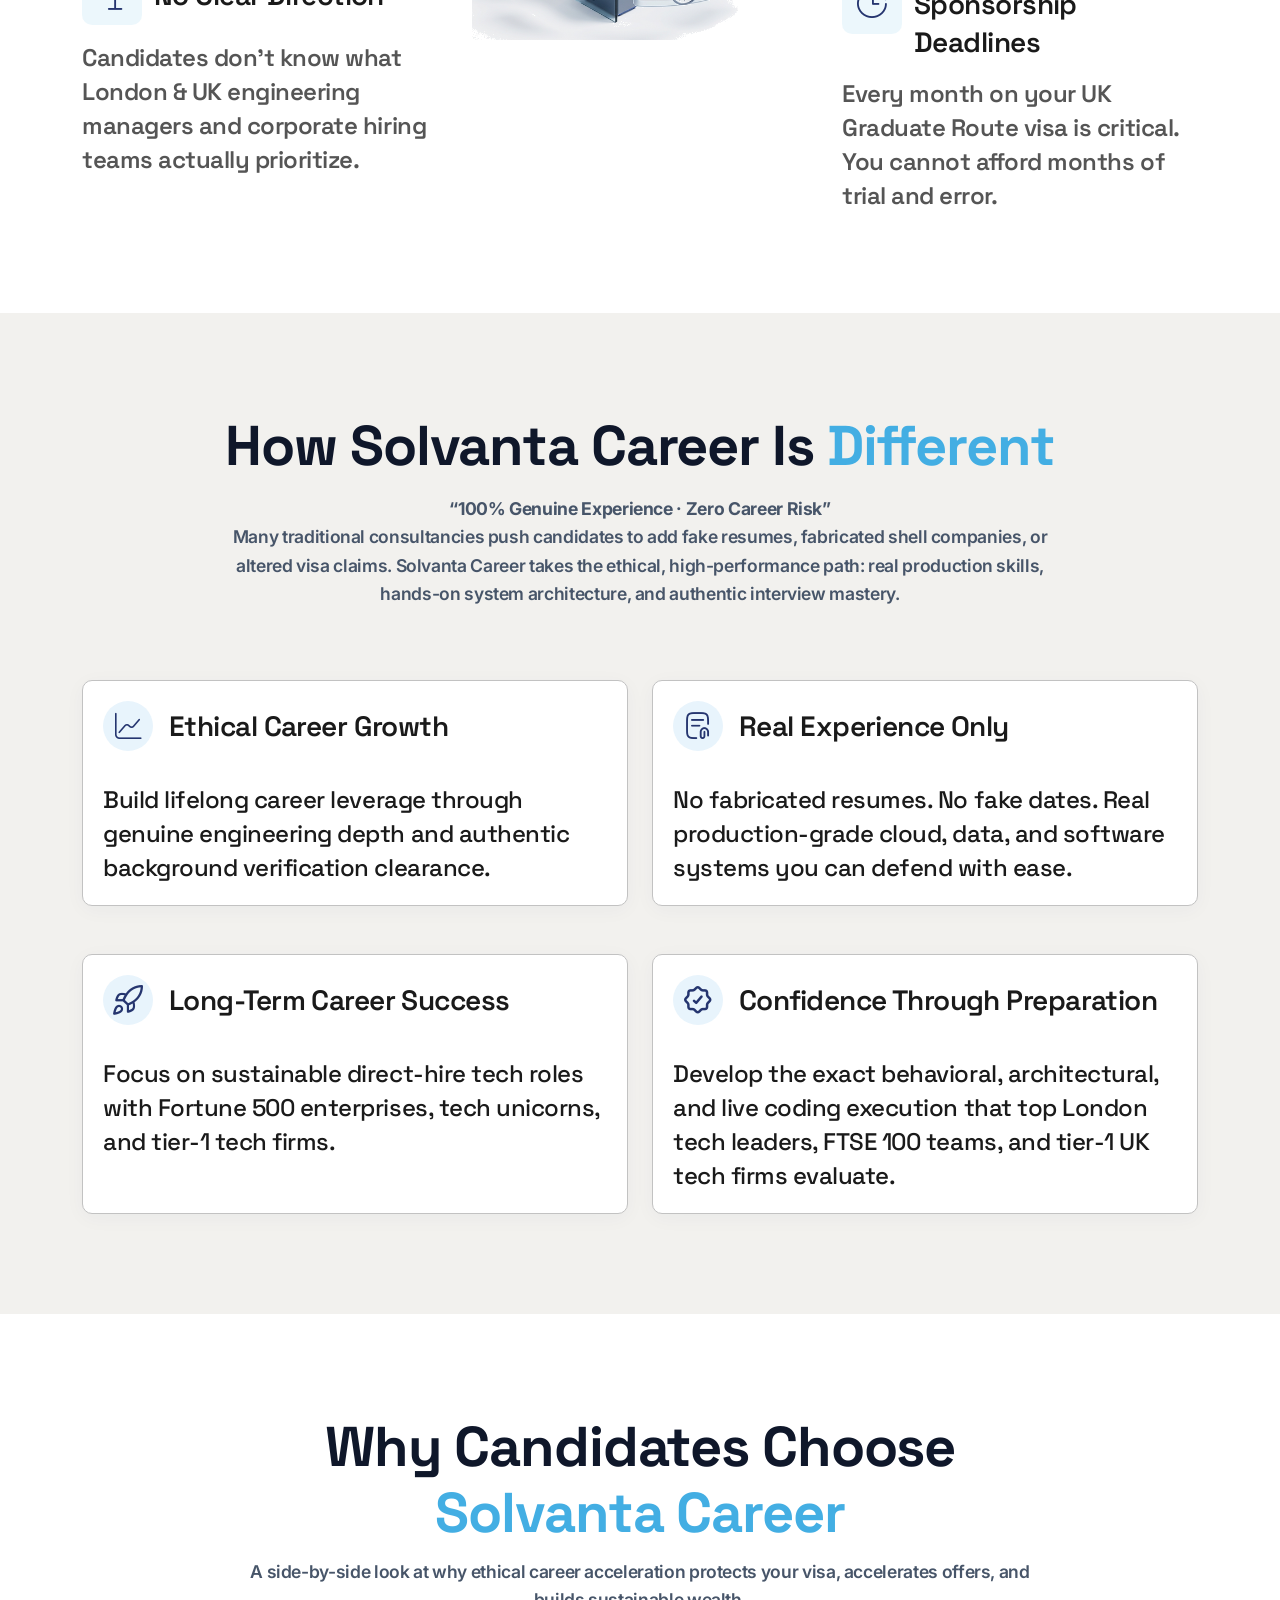
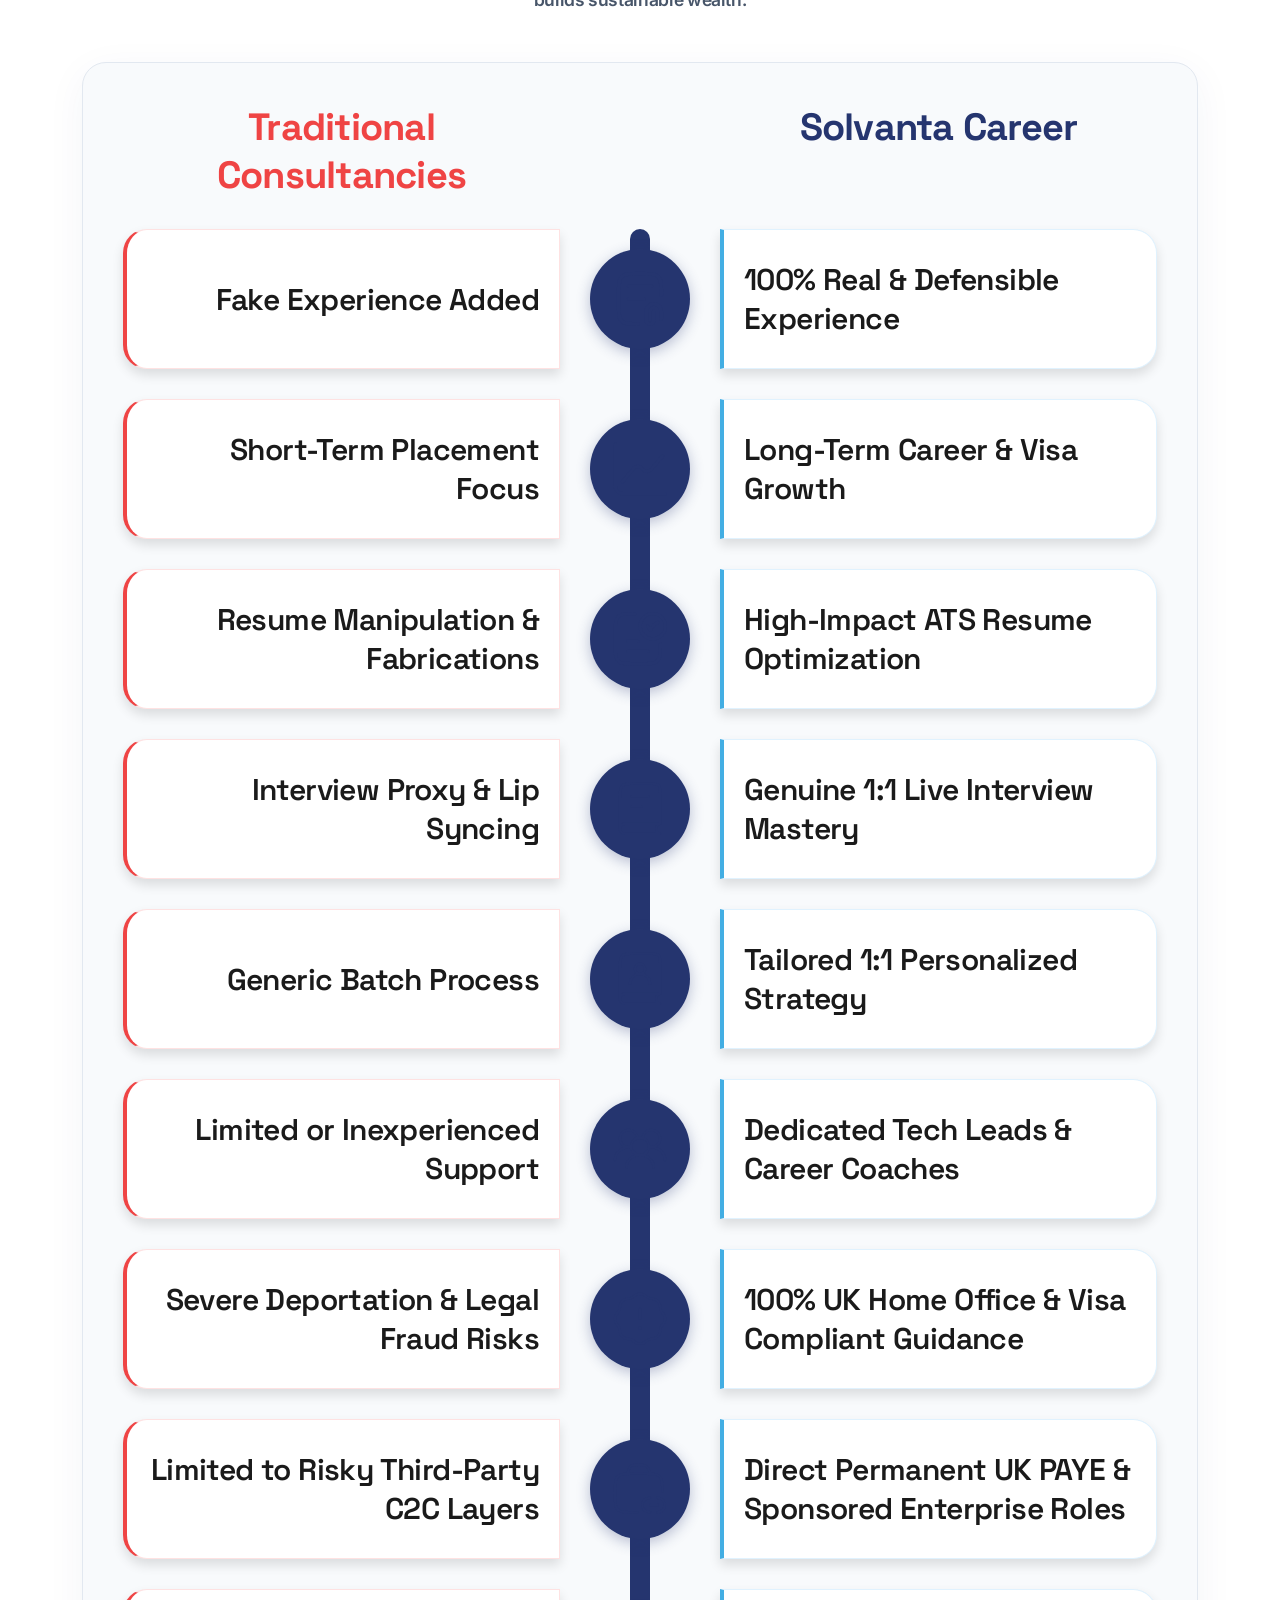
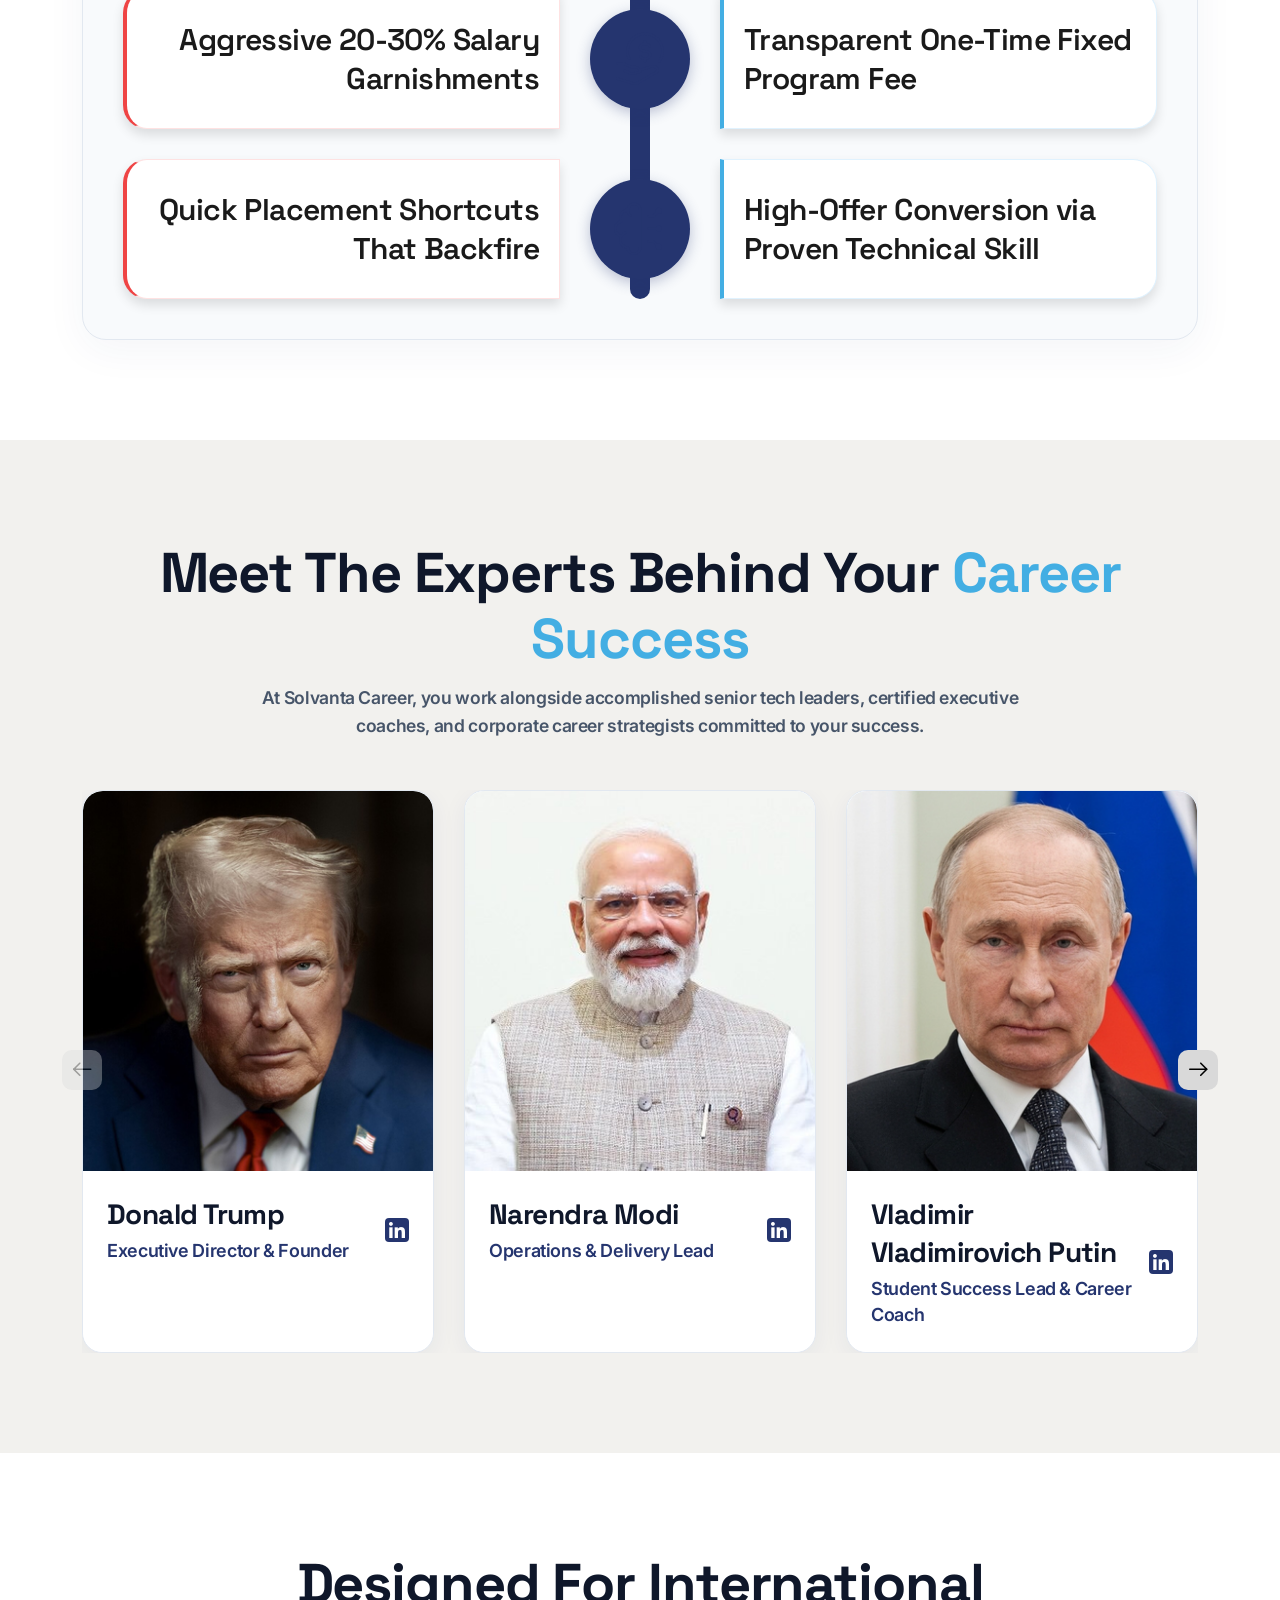
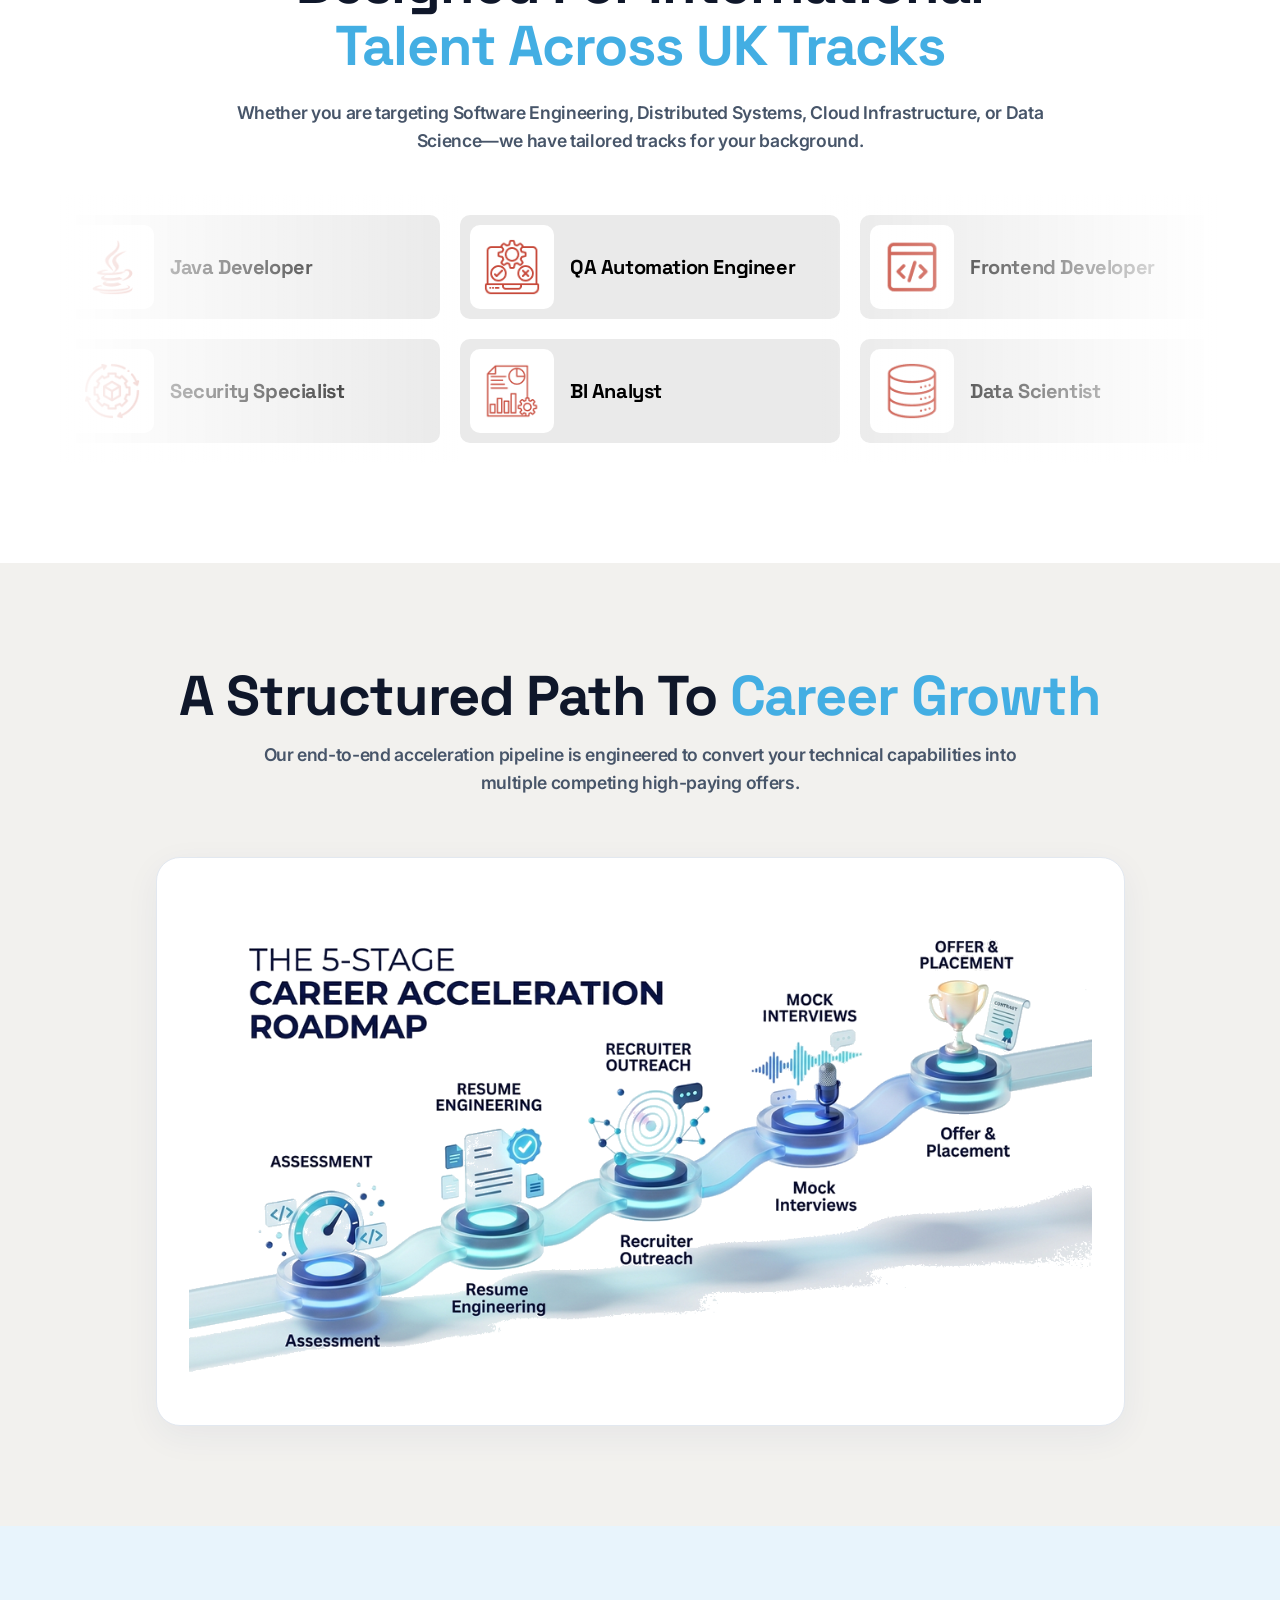
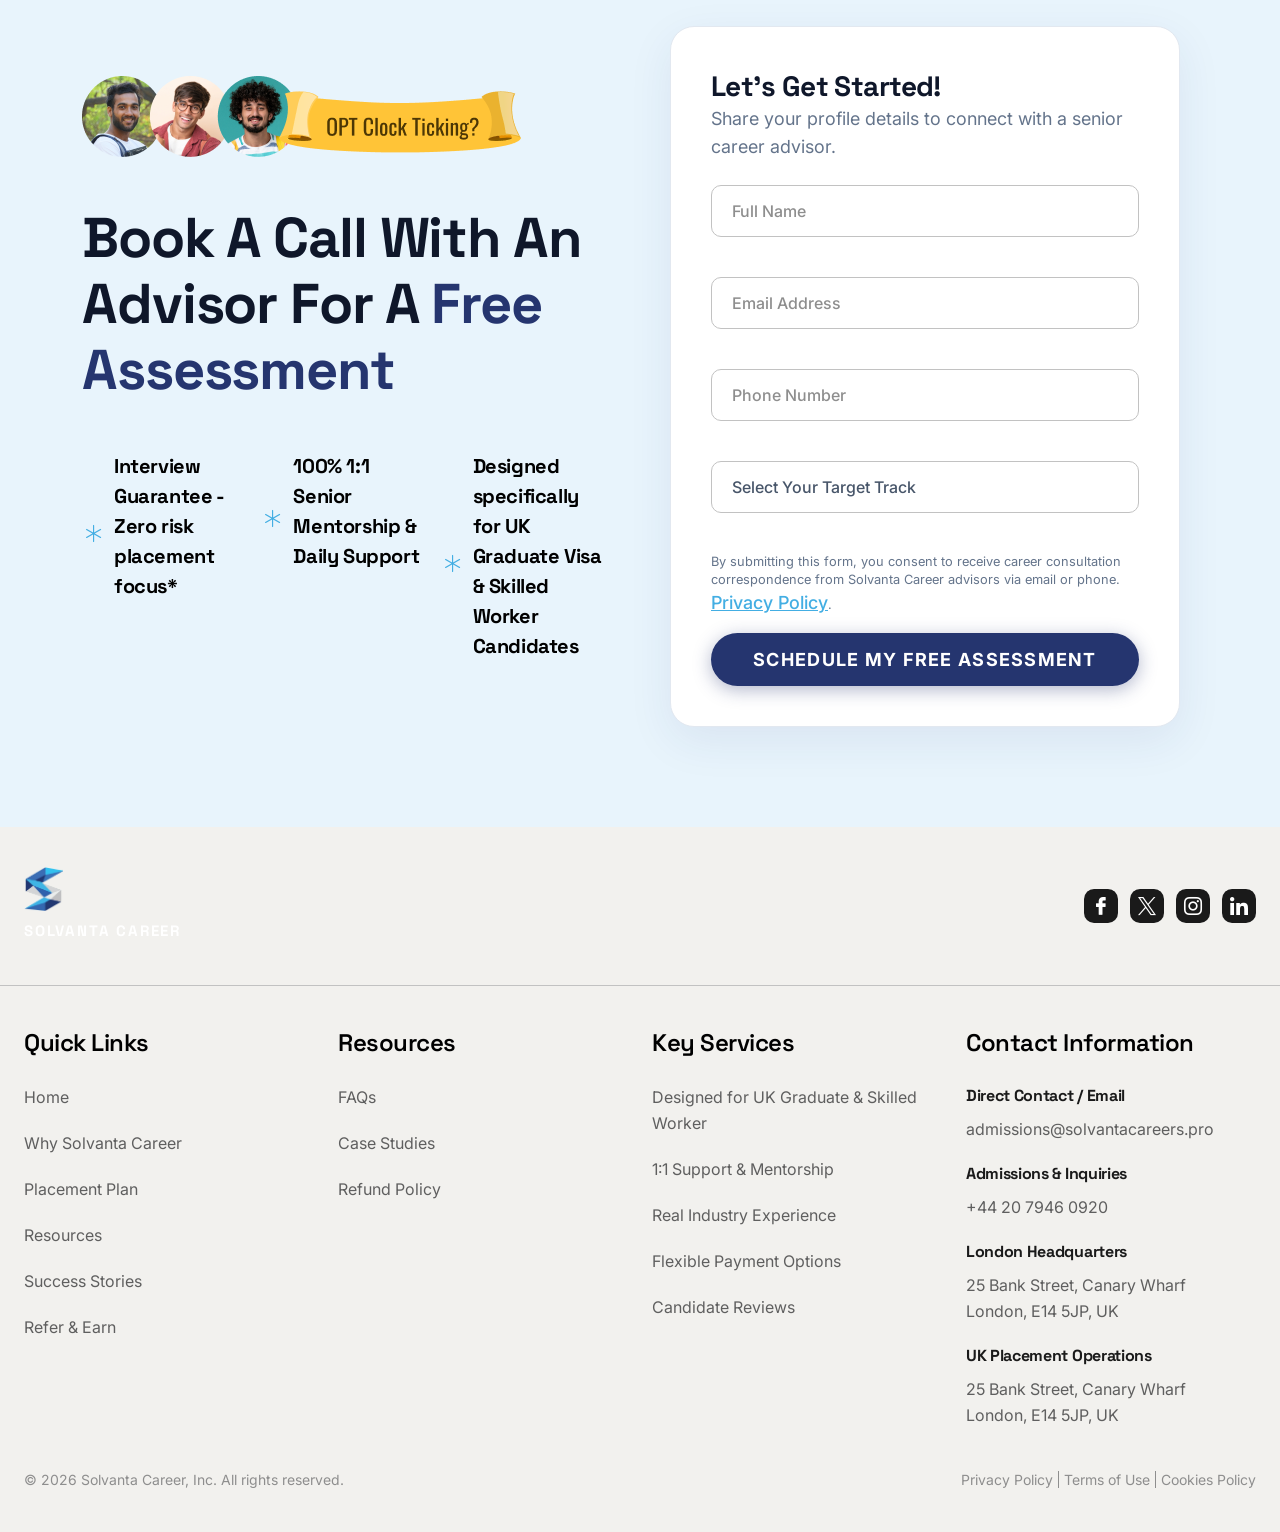
<file: why-solvanta.html>
<!DOCTYPE html>
<html lang="en">

<head>
	<meta charset="utf-8">
	<meta http-equiv="X-UA-Compatible" content="IE=edge">

	<!-- SEO Metatag -->
	<meta name="description" content="Why Solvanta Career - Genuine UK & London tech mentorship, real interview execution, and ethical career acceleration for international tech talent in London and the UK.">
	<meta name="keywords" content="Why Solvanta Career, UK tech mentorship, London tech jobs, UK tech placement, ethical career coaching London">
	<meta name="author" content="Solvanta Career">

	<link rel="shortcut icon" href="favicon.ico" type="image/x-icon">
	<meta name="viewport" content="width=device-width, initial-scale=1">
	<meta name='robots' content='index, follow, max-image-preview:large, max-snippet:-1, max-video-preview:-1' />

	<title>Why Solvanta Career | Ethical London &amp; UK Tech Career Acceleration</title>
	<meta property="og:locale" content="en_US" />
	<meta property="og:type" content="website" />
	<meta property="og:title" content="Why Solvanta Career | Ethical London &amp; UK Tech Career Acceleration" />
	<meta property="og:description" content="Discover why ambitious international talent choose Solvanta Career: 100% genuine experience, 1:1 senior mentorship, real interview execution, and proven London & UK tech placement." />
	<meta property="og:url" content="https://solvantacareers.pro/why-solvanta.html" />
	<meta property="og:site_name" content="Solvanta Career" />
	<meta name="twitter:card" content="summary_large_image" />
	<meta name="twitter:site" content="@SolvantaCareers" />

	<link rel='dns-prefetch' href='//fonts.googleapis.com' />
	<link rel="preconnect" href="https://fonts.googleapis.com">
	<link rel="preconnect" href="https://fonts.gstatic.com" crossorigin>
	<link rel='stylesheet' id='solvanta-fonts-family-css' href='https://fonts.googleapis.com/css2?family=Inter:wght@400;500;600;700&family=Space+Grotesk:wght@500;600;700&display=swap' media='all' />
	<link rel='stylesheet' id='solvanta-vendor-css' href="assets/css/vendor.min.css" media='all' />
	<link rel='stylesheet' id='solvanta-style-css' href="assets/css/style.css" media='all' />
	<link rel='stylesheet' id='solvanta-read-more-css' href="assets/css/read-more.css" media='all' />

	<style>

		/* Universal Solvanta Base Typography & Headings */
		:root {
			--bs-body-font-family: 'Inter', system-ui, -apple-system, sans-serif;
			--font-primary: 'Inter', system-ui, -apple-system, sans-serif;
			--font-heading: 'Space Grotesk', system-ui, -apple-system, sans-serif;
		}
		body {
			font-family: 'Inter', system-ui, -apple-system, sans-serif !important;
			color: #0F172A !important;
		}
		h1, h2, h3, h4, h5, h6,
		.h1, .h2, .h3, .h4, .h5, .h6,
		.inner-title-box h2,
		.sec-title-box h2,
		.banner-content h1,
		.banner-content h3 {
			font-family: 'Space Grotesk', system-ui, -apple-system, sans-serif !important;
			letter-spacing: -0.02em;
		}

		/* Uniform Leadership & Mentor Cards */
		.people-card-visual {
			overflow: hidden !important;
			border-radius: 1.25rem 1.25rem 0 0 !important;
			background: #EBF4FA !important;
			height: 380px !important;
		}
		.people-card-visual img {
			width: 100% !important;
			height: 380px !important;
			object-fit: cover !important;
			object-position: top center !important;
			display: block !important;
			transition: transform 0.4s cubic-bezier(0.16, 1, 0.3, 1) !important;
		}
		.people-card:hover .people-card-visual img {
			transform: scale(1.05) !important;
		}
		.people-card-linkedin {
			background-color: #25356F !important;
			transition: background-color 0.25s ease !important;
		}
		.people-card-linkedin:hover {
			background-color: #43AEE3 !important;
		}

		/* ===== Aesthetic Custom Pointer & Cursor Animation ===== */
		.custom-cursor-dot {
			position: fixed;
			top: 0;
			left: 0;
			width: 8px;
			height: 8px;
			background: #43AEE3;
			border-radius: 50%;
			pointer-events: none;
			z-index: 99999999;
			transform: translate(-50%, -50%);
			transition: opacity 0.25s ease, transform 0.1s ease;
			opacity: 0;
			will-change: transform, opacity;
		}

		.custom-cursor-follower {
			position: fixed;
			top: 0;
			left: 0;
			width: 36px;
			height: 36px;
			border: 1.5px solid #43AEE3;
			border-radius: 50%;
			background: radial-gradient(circle, rgba(67, 174, 227, 0.15) 0%, rgba(37, 53, 111, 0.04) 65%, transparent 100%);
			pointer-events: none;
			z-index: 99999998;
			transform: translate(-50%, -50%);
			transition: width 0.3s cubic-bezier(0.16, 1, 0.3, 1),
						height 0.3s cubic-bezier(0.16, 1, 0.3, 1),
						background-color 0.3s ease,
						border-color 0.3s ease,
						box-shadow 0.3s ease,
						opacity 0.25s ease;
			box-shadow: 0 0 18px rgba(67, 174, 227, 0.25);
			opacity: 0;
			will-change: transform, opacity;
		}

		body.cursor-hover .custom-cursor-follower {
			width: 58px;
			height: 58px;
			background: radial-gradient(circle, rgba(67, 174, 227, 0.25) 0%, rgba(37, 53, 111, 0.1) 70%, transparent 100%);
			border-color: #43AEE3;
			box-shadow: 0 0 28px rgba(67, 174, 227, 0.55), inset 0 0 12px rgba(67, 174, 227, 0.2);
		}

		body.cursor-hover .custom-cursor-dot {
			transform: translate(-50%, -50%) scale(1.4);
			background: #FFFFFF;
			box-shadow: 0 0 14px rgba(67, 174, 227, 1), 0 0 25px rgba(67, 174, 227, 0.8);
		}

		body.cursor-active .custom-cursor-follower {
			transform: translate(-50%, -50%) scale(0.82);
			border-color: #25356F;
			background: rgba(37, 53, 111, 0.2);
			transition: transform 0.1s ease-out;
		}

		body.cursor-active .custom-cursor-dot {
			transform: translate(-50%, -50%) scale(0.7);
		}

		.cursor-shockwave {
			position: fixed;
			border-radius: 50%;
			pointer-events: none;
			z-index: 99999997;
			border: 2px solid #43AEE3;
			transform: translate(-50%, -50%);
			animation: shockwaveAnim 0.6s cubic-bezier(0.16, 1, 0.3, 1) forwards;
		}

		@keyframes shockwaveAnim {
			0% {
				width: 10px;
				height: 10px;
				opacity: 0.95;
				box-shadow: 0 0 15px rgba(67, 174, 227, 0.8);
			}
			100% {
				width: 75px;
				height: 75px;
				opacity: 0;
				border-color: rgba(67, 174, 227, 0);
				box-shadow: 0 0 35px rgba(67, 174, 227, 0);
			}
		}

		@media (hover: none) or (pointer: coarse) {
			.custom-cursor-dot,
			.custom-cursor-follower,
			.cursor-shockwave {
				display: none !important;
			}
		}

		/* ===== Why Solvanta Dedicated Palette Customizations ===== */
		.why-solvanta-banner-section {
			background: linear-gradient(135deg, #18234d 0%, #25356F 50%, #1e3a8a 100%) !important;
			position: relative;
			padding-top: 2rem;
		}

		.why-solvanta-banner-section .banner-content h1 {
			font-family: 'Space Grotesk', sans-serif !important;
			font-weight: 700 !important;
			font-size: clamp(2.2rem, 4vw, 3.5rem) !important;
			line-height: 1.15 !important;
			color: #FFFFFF !important;
			letter-spacing: -0.02em;
			margin-bottom: 1.25rem;
		}

		.why-solvanta-banner-section .banner-content h1 span {
			color: #43AEE3 !important;
			display: inline-block;
		}

		.why-solvanta-banner-section .banner-content h6 {
			font-family: 'Inter', sans-serif !important;
			color: #E2E8F0 !important;
			font-size: 1.1rem !important;
			font-weight: 400 !important;
			line-height: 1.65 !important;
			margin-bottom: 1rem !important;
			max-width: 620px;
		}

		.why-solvanta-banner-section .banner-btn {
			display: flex !important;
			align-items: center !important;
			gap: 1.15rem !important;
			margin-top: 2rem !important;
			flex-wrap: wrap;
		}

		.why-solvanta-banner-section .banner-btn .btn-secondary {
			background: #43AEE3 !important;
			color: #FFFFFF !important;
			border: 2px solid #43AEE3 !important;
			padding: 0.85rem 2rem !important;
			font-size: 0.95rem !important;
			font-weight: 700 !important;
			border-radius: 50rem !important;
			box-shadow: 0 4px 20px rgba(67, 174, 227, 0.45) !important;
			transition: all 0.3s cubic-bezier(0.16, 1, 0.3, 1) !important;
			text-transform: uppercase !important;
			letter-spacing: 0.04em !important;
		}

		.why-solvanta-banner-section .banner-btn .btn-secondary:hover {
			background: #18234d !important;
			border-color: #43AEE3 !important;
			transform: translateY(-3px) !important;
			box-shadow: 0 8px 30px rgba(67, 174, 227, 0.65) !important;
		}

		.why-solvanta-banner-section .banner-btn .btn-outline-white {
			background: rgba(255, 255, 255, 0.12) !important;
			color: #FFFFFF !important;
			border: 2px solid rgba(255, 255, 255, 0.9) !important;
			padding: 0.85rem 2rem !important;
			font-size: 0.95rem !important;
			font-weight: 700 !important;
			border-radius: 50rem !important;
			backdrop-filter: blur(8px) !important;
			-webkit-backdrop-filter: blur(8px) !important;
			transition: all 0.3s cubic-bezier(0.16, 1, 0.3, 1) !important;
			text-transform: uppercase !important;
			letter-spacing: 0.04em !important;
		}

		.why-solvanta-banner-section .banner-btn .btn-outline-white:hover {
			background: #FFFFFF !important;
			color: #25356F !important;
			border-color: #FFFFFF !important;
			transform: translateY(-3px) !important;
			box-shadow: 0 8px 25px rgba(255, 255, 255, 0.4) !important;
		}

		/* Differentiator & Comparison Aesthetics */
		.inner-title-box h2 {
			font-family: 'Space Grotesk', sans-serif !important;
			font-weight: 700 !important;
			color: #0F172A !important;
		}

		.inner-title-box h2 span {
			color: #43AEE3 !important;
		}

		.inner-title-box h5 {
			font-family: 'Inter', sans-serif !important;
			color: #475569 !important;
			font-size: 1.1rem !important;
			line-height: 1.6 !important;
			max-width: 820px;
			margin: 0.75rem auto 0;
		}

		.different-feature-card {
			transition: all 0.35s cubic-bezier(0.16, 1, 0.3, 1);
			border: 1px solid #E2E8F0;
			border-radius: 1.25rem;
			padding: 2rem;
			background: #FFFFFF;
			box-shadow: 0 4px 20px rgba(37, 53, 111, 0.04);
		}

		.different-feature-card:hover {
			transform: translateY(-6px);
			border-color: #43AEE3;
			box-shadow: 0 14px 35px rgba(67, 174, 227, 0.16);
		}

		.different-feature-icon {
			background: #E8F4FC !important;
			color: #25356F !important;
		}

		.choose-compare-board {
			background: #F8FAFC;
			border-radius: 1.5rem;
			padding: 2.5rem;
			border: 1px solid #E2E8F0;
			box-shadow: 0 10px 40px rgba(37, 53, 111, 0.05);
		}

		.choose-card-left {
			background: #FFFFFF !important;
			border: 1px solid #FEE2E2 !important;
			border-left: 4px solid #EF4444 !important;
		}

		.choose-card-right {
			background: #FFFFFF !important;
			border: 1px solid #E0F2FE !important;
			border-left: 4px solid #43AEE3 !important;
			box-shadow: 0 4px 15px rgba(67, 174, 227, 0.08);
		}

		.choose-compare-icon {
			background: #25356F !important;
			color: #FFFFFF !important;
			box-shadow: 0 4px 14px rgba(37, 53, 111, 0.3) !important;
		}

		.people-card {
			border-radius: 1.25rem;
			overflow: hidden;
			border: 1px solid #E2E8F0;
			background: #FFFFFF;
			box-shadow: 0 6px 25px rgba(37, 53, 111, 0.06);
			transition: all 0.35s ease;
		}

		.people-card:hover {
			transform: translateY(-6px);
			box-shadow: 0 16px 40px rgba(37, 53, 111, 0.14);
			border-color: #43AEE3;
		}

		.people-card-info h4 {
			font-family: 'Space Grotesk', sans-serif !important;
			font-weight: 700 !important;
			color: #0F172A !important;
		}

		.people-card-info h6 {
			font-family: 'Inter', sans-serif !important;
			color: #25356F !important;
			font-weight: 600 !important;
		}

		.career-growth-visual {
			text-align: center;
			background: #FFFFFF;
			padding: 2rem;
			border-radius: 1.5rem;
			border: 1px solid #E2E8F0;
			box-shadow: 0 10px 35px rgba(37, 53, 111, 0.06);
		}

		.career-growth-visual img {
			max-width: 100%;
			height: auto;
			border-radius: 1rem;
		}

		.lets-connect-section {
			background: #E8F4FC !important;
		}

		.lets-content-box h2 {
			font-family: 'Space Grotesk', sans-serif !important;
			font-weight: 700 !important;
			color: #0F172A !important;
		}

		.lets-connect-form {
			background: #FFFFFF;
			border-radius: 1.5rem;
			padding: 2.5rem;
			box-shadow: 0 14px 45px rgba(37, 53, 111, 0.08);
			border: 1px solid #E2E8F0;
		}

		.lets-connect-form .btn-black {
			background: #25356F !important;
			border-color: #25356F !important;
			color: #FFFFFF !important;
			font-weight: 700 !important;
			padding: 0.9rem !important;
			border-radius: 50rem !important;
			box-shadow: 0 4px 18px rgba(37, 53, 111, 0.35) !important;
			transition: all 0.3s ease !important;
		}

		.lets-connect-form .btn-black:hover {
			background: #43AEE3 !important;
			border-color: #43AEE3 !important;
			box-shadow: 0 8px 25px rgba(67, 174, 227, 0.5) !important;
			transform: translateY(-2px);
		}
	</style>
		<style id="solvanta-preloader-css">
		.preloader {
			align-items: center;
			cursor: default;
			display: flex;
			height: 100vh;
			justify-content: center;
			position: fixed;
			left: 0;
			top: 0;
			width: 100vw;
			z-index: 99999999 !important;
			overflow: hidden;
			background: #FFFFFF;
			transition: transform 0.85s cubic-bezier(0.76, 0, 0.24, 1), opacity 0.85s cubic-bezier(0.76, 0, 0.24, 1);
			will-change: transform, opacity;
			box-shadow: 0 25px 60px rgba(15, 23, 42, 0.2);
		}
		.preloader .animation-preloader {
			z-index: 1000;
			text-align: center;
			display: flex;
			flex-direction: column;
			align-items: center;
			justify-content: center;
			transition: opacity 0.4s ease-out, transform 0.4s ease-out, filter 0.4s ease-out;
		}
		/* Animated Solvanta Logo + Rotating Ring */
		.preloader-logo-wrap {
			width: 108px;
			height: 108px;
			margin: 0 auto 1.85rem auto;
			position: relative;
			display: flex;
			align-items: center;
			justify-content: center;
		}
		.preloader-ring {
			position: absolute;
			inset: 0;
			border-radius: 50%;
			border: 3.5px solid rgba(67, 174, 227, 0.18);
			border-top-color: #43AEE3;
			border-right-color: #25356F;
			animation: preloaderRingSpin 1.4s cubic-bezier(0.5, 0, 0.5, 1) infinite;
			box-shadow: 0 0 25px rgba(67, 174, 227, 0.35);
		}
		.preloader-logo-img {
			width: 58px;
			height: 58px;
			object-fit: contain;
			animation: preloaderLogoPulse 2s ease-in-out infinite;
			filter: drop-shadow(0 4px 14px rgba(37, 53, 111, 0.3));
			z-index: 2;
			display: block;
		}
		@keyframes preloaderRingSpin {
			0% { transform: rotate(0deg); }
			100% { transform: rotate(360deg); }
		}
		@keyframes preloaderLogoPulse {
			0%, 100% {
				transform: scale(1) translateY(0);
				filter: drop-shadow(0 4px 12px rgba(37, 53, 111, 0.25)) drop-shadow(0 0 8px rgba(67, 174, 227, 0.25));
			}
			50% {
				transform: scale(1.08) translateY(-4px);
				filter: drop-shadow(0 8px 22px rgba(37, 53, 111, 0.35)) drop-shadow(0 0 20px rgba(67, 174, 227, 0.65));
			}
		}
		.preloader .animation-preloader .txt-loading {
			font: 700 2.2rem 'Space Grotesk', system-ui, -apple-system, sans-serif;
			text-align: center;
			user-select: none;
			letter-spacing: 0.14em;
			display: flex;
			justify-content: center;
			align-items: center;
		}
		.preloader .animation-preloader .txt-loading .letters-space {
			width: 0.6em;
			display: inline-block;
		}
		.preloader .animation-preloader .txt-loading .letters-loading {
			color: rgba(15, 23, 42, 0.2);
			position: relative;
			display: inline-block;
		}
		.preloader .animation-preloader .txt-loading .letters-loading::before {
			animation: preloaderLettersLoading 3.5s infinite;
			color: #25356F;
			content: attr(data-text-preloader);
			left: 0;
			opacity: 0;
			position: absolute;
			top: 0;
			transform: rotateY(-90deg);
		}
		.preloader .animation-preloader .txt-loading .letters-loading.letters-accent::before {
			color: #43AEE3;
		}
		.preloader .animation-preloader .txt-loading .letters-loading:nth-child(1)::before { animation-delay: 0.08s; }
		.preloader .animation-preloader .txt-loading .letters-loading:nth-child(2)::before { animation-delay: 0.16s; }
		.preloader .animation-preloader .txt-loading .letters-loading:nth-child(3)::before { animation-delay: 0.24s; }
		.preloader .animation-preloader .txt-loading .letters-loading:nth-child(4)::before { animation-delay: 0.32s; }
		.preloader .animation-preloader .txt-loading .letters-loading:nth-child(5)::before { animation-delay: 0.40s; }
		.preloader .animation-preloader .txt-loading .letters-loading:nth-child(6)::before { animation-delay: 0.48s; }
		.preloader .animation-preloader .txt-loading .letters-loading:nth-child(7)::before { animation-delay: 0.56s; }
		.preloader .animation-preloader .txt-loading .letters-loading:nth-child(8)::before { animation-delay: 0.64s; }
		.preloader .animation-preloader .txt-loading .letters-loading:nth-child(10)::before { animation-delay: 0.72s; }
		.preloader .animation-preloader .txt-loading .letters-loading:nth-child(11)::before { animation-delay: 0.80s; }
		.preloader .animation-preloader .txt-loading .letters-loading:nth-child(12)::before { animation-delay: 0.88s; }
		.preloader .animation-preloader .txt-loading .letters-loading:nth-child(13)::before { animation-delay: 0.96s; }
		.preloader .animation-preloader .txt-loading .letters-loading:nth-child(14)::before { animation-delay: 1.04s; }
		.preloader .animation-preloader .txt-loading .letters-loading:nth-child(15)::before { animation-delay: 1.12s; }
		@keyframes preloaderLettersLoading {
			0%, 75%, 100% {
				opacity: 0;
				transform: rotateY(-90deg);
			}
			25%, 50% {
				opacity: 1;
				transform: rotateY(0deg);
			}
		}
		.preloader p.preloader-subtext {
			font: 600 0.82rem 'Inter', sans-serif;
			letter-spacing: 0.28em;
			color: #64748B;
			margin-top: 1.1rem;
		}
		.preloader.loaded {
			transform: translateY(-100%);
			pointer-events: none !important;
		}
		.preloader.loaded .animation-preloader {
			opacity: 0;
			transform: translateY(-25px) scale(0.92);
			filter: blur(6px);
		}
	</style>
</head>

<body class="page-template default-page">

		<!-- Solvanta Premium Preloader with Animated Logo -->
		<div id="preloader" class="preloader">
			<div class="animation-preloader">
				<div class="preloader-logo-wrap">
					<div class="preloader-ring"></div>
					<img src="assets/images/logo-icon.png?v=3" alt="Solvanta Logo" class="preloader-logo-img">
				</div>
				<div class="txt-loading">
					<span data-text-preloader="S" class="letters-loading">S</span>
					<span data-text-preloader="O" class="letters-loading">O</span>
					<span data-text-preloader="L" class="letters-loading">L</span>
					<span data-text-preloader="V" class="letters-loading">V</span>
					<span data-text-preloader="A" class="letters-loading">A</span>
					<span data-text-preloader="N" class="letters-loading">N</span>
					<span data-text-preloader="T" class="letters-loading">T</span>
					<span data-text-preloader="A" class="letters-loading">A</span>
					<span class="letters-space">&nbsp;</span>
					<span data-text-preloader="C" class="letters-loading letters-accent">C</span>
					<span data-text-preloader="A" class="letters-loading letters-accent">A</span>
					<span data-text-preloader="R" class="letters-loading letters-accent">R</span>
					<span data-text-preloader="E" class="letters-loading letters-accent">E</span>
					<span data-text-preloader="E" class="letters-loading letters-accent">E</span>
					<span data-text-preloader="R" class="letters-loading letters-accent">R</span>
				</div>
				<p class="preloader-subtext">CAREER ACCELERATION PLATFORM</p>
			</div>
		</div>
		<!-- Preloader End -->


		


	<!-- Custom Aesthetics Mouse Cursor Elements -->
	<div class="custom-cursor-dot" id="cursorDot"></div>
	<div class="custom-cursor-follower" id="cursorFollower"></div>

	

	<!-- Header Section Start -->
	<header class="header-section">
		<div class="container">
			<div class="header-section-inner">
				<nav class="navbar navbar-expand-xl">
					<div class="logo-with-toggle">
						<button class="navbar-toggler" type="button" data-bs-toggle="collapse"
							data-bs-target="#navbarMobileToggle" aria-controls="navbarMobileToggle" aria-expanded="false"
							aria-label="Toggle navigation">
							<img src="assets/images/hamburger-ic.svg" alt="Hamburger Icon" class="menu-ic">
							<img src="assets/images/close-ic.svg" alt="Close Icon" class="close-ic">
						</button>
						<a class="brand-logo brand-logo-stacked" href="index.html" style="display: flex; flex-direction: column; align-items: center; justify-content: center; gap: 6px; text-decoration: none;">
							<img src="assets/images/logo-icon.png?v=3" alt="Solvanta Career Logo" class="header-logo-icon" style="height: 48px; width: auto; display: block;">
							<img src="assets/images/logo-text.png?v=3" alt="SOLVANTA CAREER" class="header-logo-text" style="height: 12px; width: auto; display: block;">
						</a>
					</div>
					<div class="top-navbar">
						<div class="collapse navbar-collapse" id="navbarMobileToggle">
							<ul class="navbar-nav me-auto mr-auto w-100">
								<li class="nav-item">
									<a class="nav-link active" href="why-solvanta.html" style="color: #25356F; font-weight: 700;">Why Solvanta Career</a>
								</li>
								<li class="nav-item dropdown">
									<a class="nav-link dropdown-toggle" href="resources.html" id="resourcesDropdown" role="button" data-bs-toggle="dropdown" aria-expanded="false">Resources</a>
									<ul class="dropdown-menu" aria-labelledby="resourcesDropdown">
										<li><a class="dropdown-item" href="resources.html"><img src="assets/images/menu-icon-11.svg" alt="">Blogs &amp; Guides</a></li>
										<li><a class="dropdown-item" href="resources.html#faqs"><img src="assets/images/menu-icon-09.svg" alt="">FAQs</a></li>
										<li><a class="dropdown-item" href="success-stories.html"><img src="assets/images/menu-icon-08.svg" alt="">Student Reviews</a></li>
									</ul>
								</li>
								<li class="nav-item">
									<a class="nav-link" href="success-stories.html">Success Stories</a>
								</li>
								<li class="nav-item">
									<a class="nav-link" href="placement-plan.html">Placement Plan</a>
								</li>
								<li class="nav-item">
									<a class="nav-link" href="refer-and-earn.html">Refer &amp; Earn</a>
								</li>
								<li class="nav-item">
									<a class="nav-link" href="hire-talent.html">Hire Talent</a>
								</li>
							</ul>
						</div>
						<div class="btn-group">
							<a href="#letsConnect" class="btn btn-black">Inquire Now</a>
						</div>
					</div>
				</nav>
			</div>
		</div>
		<div class="overlay-bg"></div>
	</header>
	<!-- Header Section End -->

	<main class="main-content">

		<!-- Section 1: Hero Banner -->
		<section class="why-elevateme-banner-section why-solvanta-banner-section">
			<div class="container">
				<div class="banner-inner">
					<div class="row align-items-center">
						<div class="col-12 col-xl-7 col-xxl-7">
							<div class="banner-content">
								<h1>Land A UK Tech Job <span>Without Fake Experience</span></h1>
								<h6>Most international students don't need fake experience—they need the right strategy, expert technical mentorship, and consistent execution.</h6>
								<h6>Solvanta Career accelerates international talent into full-time London &amp; UK tech roles through structured placement roadmaps, live 1:1 interview coaching, and 100% genuine experience.</h6>
								<div class="banner-btn">
									<a href="#letsConnect" class="btn btn-secondary">Book a Free Consultation</a>
									<a href="success-stories.html" class="btn btn-outline-white">Watch Success Stories</a>
								</div>
							</div>
						</div>
						<div class="col-12 col-xl-5 col-xxl-5">
							<div class="banner-image">
								<img src="assets/images/why-solvanta-banner-img.png" alt="Why Solvanta Career Hero">
							</div>
						</div>
					</div>
				</div>
			</div>
			<div class="banner-shape-image">
				<img src="assets/images/why-solvanta-banner-btm.svg" alt="Banner Shape Divider">
				<a href="#whyLanding" class="btn-down-arrow section-scroll"><span class="icon-next"></span></a>
			</div>
		</section>

		<!-- Section 2: Why Landing a Job Is Hard -->
		<section id="whyLanding" class="why-landing-job-section">
			<div class="container">
				<div class="inner-title-box text-center">
					<h2>Why Landing a Job Is Hard for <span>International Talent</span></h2>
					<h5>Degrees and technical skills alone aren't enough. Most international graduates lose opportunities because they lack an ATS-compliant strategy, executive storytelling, and structured execution.</h5>
				</div>
				
				<div class="row align-items-center">
					<!-- Left Points -->
					<div class="col-12 col-lg-4 order-2 order-lg-1">
						<div class="landing-job-points landing-job-points-left">
							<div class="landing-job-item">
								<div class="landing-job-item-head">
									<div class="landing-job-icon">
										<span class="custom-icon icon-attach-ic"></span>
									</div>
									<h4>Too Many Applications</h4>
								</div>
								<h5>Hundreds of random portal applications with near-zero callback rates.</h5>
							</div>

							<span class="landing-job-divider"></span>

							<div class="landing-job-item">
								<div class="landing-job-item-head">
									<div class="landing-job-icon">
										<span class="custom-icon icon-direction-ic"></span>
									</div>
									<h4>No Clear Direction</h4>
								</div>
								<h5>Candidates don't know what London &amp; UK engineering managers and corporate hiring teams actually prioritize.</h5>
							</div>
						</div>
					</div>

					<!-- Center Visual -->
					<div class="col-12 col-lg-4 order-1 order-lg-2">
						<div class="landing-job-visual text-center">
							<img src="assets/images/why-landing-job-professionals.png" alt="Landing Job Challenges Visual">
						</div>
					</div>

					<!-- Right Points -->
					<div class="col-12 col-lg-4 order-3">
						<div class="landing-job-points landing-job-points-right">
							<div class="landing-job-item">
								<div class="landing-job-item-head">
									<div class="landing-job-icon">
										<span class="custom-icon icon-file-code-ic"></span>
									</div>
									<h4>Interview Anxiety</h4>
								</div>
								<h5>Highly qualified engineers struggle to articulate their architectural decisions during live rounds.</h5>
							</div>

							<span class="landing-job-divider"></span>

							<div class="landing-job-item">
								<div class="landing-job-item-head">
									<div class="landing-job-icon">
										<span class="custom-icon icon-clock-dash-ic"></span>
									</div>
									<h4>Graduate Visa &amp; Sponsorship Deadlines</h4>
								</div>
								<h5>Every month on your UK Graduate Route visa is critical. You cannot afford months of trial and error.</h5>
							</div>
						</div>
					</div>
				</div>
			</div>
		</section>

		<!-- Section 3: How Solvanta Career is Different -->
		<section class="how-elevate-me-different-section ptb-100">
			<div class="container">
				<div class="inner-title-box title-color-primary text-center">
					<h2>How Solvanta Career is <span>Different</span></h2>
					<h5><strong>&ldquo;100% Genuine Experience &middot; Zero Career Risk&rdquo;</strong><br>
					Many traditional consultancies push candidates to add fake resumes, fabricated shell companies, or altered visa claims. Solvanta Career takes the ethical, high-performance path: real production skills, hands-on system architecture, and authentic interview mastery.</h5>
				</div>
				<div class="different-cards-grid mt-5">
					<div class="row g-4">
						<div class="col-12 col-md-6">
							<div class="different-feature-card">
								<div class="different-feature-card-head d-flex align-items-center gap-3 mb-3">
									<div class="different-feature-icon p-3 rounded-circle">
										<span class="custom-icon icon-diagram"></span>
									</div>
									<h4>Ethical Career Growth</h4>
								</div>
								<h5>Build lifelong career leverage through genuine engineering depth and authentic background verification clearance.</h5>
							</div>
						</div>

						<div class="col-12 col-md-6">
							<div class="different-feature-card">
								<div class="different-feature-card-head d-flex align-items-center gap-3 mb-3">
									<div class="different-feature-icon p-3 rounded-circle">
										<span class="custom-icon icon-attach-ic"></span>
									</div>
									<h4>Real Experience Only</h4>
								</div>
								<h5>No fabricated resumes. No fake dates. Real production-grade cloud, data, and software systems you can defend with ease.</h5>
							</div>
						</div>

						<div class="col-12 col-md-6">
							<div class="different-feature-card">
								<div class="different-feature-card-head d-flex align-items-center gap-3 mb-3">
									<div class="different-feature-icon p-3 rounded-circle">
										<span class="custom-icon icon-rocket-ic"></span>
									</div>
									<h4>Long-Term Career Success</h4>
								</div>
								<h5>Focus on sustainable direct-hire tech roles with Fortune 500 enterprises, tech unicorns, and tier-1 tech firms.</h5>
							</div>
						</div>

						<div class="col-12 col-md-6">
							<div class="different-feature-card">
								<div class="different-feature-card-head d-flex align-items-center gap-3 mb-3">
									<div class="different-feature-icon p-3 rounded-circle">
										<span class="custom-icon icon-checkmark-badge"></span>
									</div>
									<h4>Confidence Through Preparation</h4>
								</div>
								<h5>Develop the exact behavioral, architectural, and live coding execution that top London tech leaders, FTSE 100 teams, and tier-1 UK tech firms evaluate.</h5>
							</div>
						</div>
					</div>
				</div>
			</div>
		</section>

		<!-- Section 4: Why Students Choose Solvanta Career (Comparison Matrix) -->
		<section class="why-students-choose-elevateme-section ptb-100">
			<div class="container">
				<div class="inner-title-box text-center">
					<h2>Why Candidates Choose <span>Solvanta Career</span></h2>
					<h5>A side-by-side look at why ethical career acceleration protects your visa, accelerates offers, and builds sustainable wealth.</h5>
				</div>
				<div class="choose-compare-board mt-5">
					<div class="choose-compare-columns-head">
						<h3 style="color: #EF4444;">Traditional Consultancies</h3>
						<span class="choose-compare-head-spacer" aria-hidden="true"></span>
						<h3 style="color: #25356F;">Solvanta Career</h3>
					</div>
					<div class="choose-compare-body">
						<div class="choose-compare-row">
							<div class="choose-card choose-card-left"><h4>Fake Experience Added</h4></div>
							<div class="choose-compare-icon"><span class="custom-icon icon-attach-ic"></span></div>
							<div class="choose-card choose-card-right"><h4>100% Real &amp; Defensible Experience</h4></div>
						</div>

						<div class="choose-compare-row">
							<div class="choose-card choose-card-left"><h4>Short-Term Placement Focus</h4></div>
							<div class="choose-compare-icon"><span class="custom-icon icon-diagram"></span></div>
							<div class="choose-card choose-card-right"><h4>Long-Term Career &amp; Visa Growth</h4></div>
						</div>

						<div class="choose-compare-row">
							<div class="choose-card choose-card-left"><h4>Resume Manipulation &amp; Fabrications</h4></div>
							<div class="choose-compare-icon"><span class="custom-icon icon-document-ic"></span></div>
							<div class="choose-card choose-card-right"><h4>High-Impact ATS Resume Optimization</h4></div>
						</div>

						<div class="choose-compare-row">
							<div class="choose-card choose-card-left"><h4>Interview Proxy &amp; Lip Syncing</h4></div>
							<div class="choose-compare-icon"><span class="custom-icon icon-book-ic"></span></div>
							<div class="choose-card choose-card-right"><h4>Genuine 1:1 Live Interview Mastery</h4></div>
						</div>

						<div class="choose-compare-row">
							<div class="choose-card choose-card-left"><h4>Generic Batch Process</h4></div>
							<div class="choose-compare-icon"><span class="custom-icon icon-book-user"></span></div>
							<div class="choose-card choose-card-right"><h4>Tailored 1:1 Personalized Strategy</h4></div>
						</div>

						<div class="choose-compare-row">
							<div class="choose-card choose-card-left"><h4>Limited or Inexperienced Support</h4></div>
							<div class="choose-compare-icon"><span class="custom-icon icon-user-group"></span></div>
							<div class="choose-card choose-card-right"><h4>Dedicated Tech Leads &amp; Career Coaches</h4></div>
						</div>

						<div class="choose-compare-row">
							<div class="choose-card choose-card-left"><h4>Severe Deportation &amp; Legal Fraud Risks</h4></div>
							<div class="choose-compare-icon"><span class="custom-icon icon-badge-alert"></span></div>
							<div class="choose-card choose-card-right"><h4>100% UK Home Office &amp; Visa Compliant Guidance</h4></div>
						</div>

						<div class="choose-compare-row">
							<div class="choose-card choose-card-left"><h4>Limited to Risky Third-Party C2C Layers</h4></div>
							<div class="choose-compare-icon"><span class="custom-icon icon-job-link"></span></div>
							<div class="choose-card choose-card-right"><h4>Direct Permanent UK PAYE &amp; Sponsored Enterprise Roles</h4></div>
						</div>

						<div class="choose-compare-row">
							<div class="choose-card choose-card-left"><h4>Aggressive 20-30% Salary Garnishments</h4></div>
							<div class="choose-compare-icon"><span class="custom-icon icon-save-money-dollar"></span></div>
							<div class="choose-card choose-card-right"><h4>Transparent One-Time Fixed Program Fee</h4></div>
						</div>

						<div class="choose-compare-row">
							<div class="choose-card choose-card-left"><h4>Quick Placement Shortcuts That Backfire</h4></div>
							<div class="choose-compare-icon"><span class="custom-icon icon-ai-brain"></span></div>
							<div class="choose-card choose-card-right"><h4>High-Offer Conversion via Proven Technical Skill</h4></div>
						</div>
					</div>
				</div>
			</div>
		</section>

		<!-- Section 5: Meet The Leadership & Mentors -->
		<section class="meet-the-people-section ptb-100">
			<div class="container">
				<div class="inner-title-box text-center">
					<h2>Meet The Experts Behind Your <span>Career Success</span></h2>
					<h5>At Solvanta Career, you work alongside accomplished senior tech leaders, certified executive coaches, and corporate career strategists committed to your success.</h5>
				</div>
				<div class="people-cards-slider mt-5">
					<div class="swiper swiper-meet-people">
						<div class="swiper-wrapper">
							<div class="swiper-slide">
								<div class="people-card">
									<div class="people-card-visual">
										<img src="assets/images/donald-trump.png" alt="Donald Trump" >
									</div>
									<div class="people-card-content p-4">
										<div class="people-card-head d-flex justify-content-between align-items-center">
											<div class="people-card-info">
												<h4>Donald Trump</h4>
												<h6>Executive Director &amp; Founder</h6>
											</div>
											<a href="javascript:void(0);" class="people-card-linkedin" aria-label="LinkedIn profile" style="cursor: default;">
												<span class="custom-icon icon-linked-in-ic"></span>
											</a>
										</div>
									</div>
								</div>
							</div>

							<div class="swiper-slide">
								<div class="people-card">
									<div class="people-card-visual">
										<img src="assets/images/narendra-modi.png" alt="Narendra Modi" >
									</div>
									<div class="people-card-content p-4">
										<div class="people-card-head d-flex justify-content-between align-items-center">
											<div class="people-card-info">
												<h4>Narendra Modi</h4>
												<h6>Operations &amp; Delivery Lead</h6>
											</div>
											<a href="javascript:void(0);" class="people-card-linkedin" aria-label="LinkedIn profile" style="cursor: default;">
												<span class="custom-icon icon-linked-in-ic"></span>
											</a>
										</div>
									</div>
								</div>
							</div>

							<div class="swiper-slide">
								<div class="people-card">
									<div class="people-card-visual">
										<img src="assets/images/vladimir-putin.png" alt="Vladimir Vladimirovich Putin" >
									</div>
									<div class="people-card-content p-4">
										<div class="people-card-head d-flex justify-content-between align-items-center">
											<div class="people-card-info">
												<h4>Vladimir Vladimirovich Putin</h4>
												<h6>Student Success Lead &amp; Career Coach</h6>
											</div>
											<a href="javascript:void(0);" class="people-card-linkedin" aria-label="LinkedIn profile" style="cursor: default;">
												<span class="custom-icon icon-linked-in-ic"></span>
											</a>
										</div>
									</div>
								</div>
							</div>

							<div class="swiper-slide">
								<div class="people-card">
									<div class="people-card-visual">
										<img src="assets/images/satish.png" alt="Satish Rao">
									</div>
									<div class="people-card-content p-4">
										<div class="people-card-head d-flex justify-content-between align-items-center">
											<div class="people-card-info">
												<h4>Satish Rao</h4>
												<h6>Director of Candidate Acceleration</h6>
											</div>
											<a href="javascript:void(0);" class="people-card-linkedin" aria-label="LinkedIn profile" style="cursor: default;">
												<span class="custom-icon icon-linked-in-ic"></span>
											</a>
										</div>
									</div>
								</div>
							</div>

							<div class="swiper-slide">
								<div class="people-card">
									<div class="people-card-visual">
										<img src="assets/images/Ajay-vyas.png" alt="Ajay Vyas">
									</div>
									<div class="people-card-content p-4">
										<div class="people-card-head d-flex justify-content-between align-items-center">
											<div class="people-card-info">
												<h4>Ajay Vyas</h4>
												<h6>Head of Career Services</h6>
											</div>
											<a href="javascript:void(0);" class="people-card-linkedin" aria-label="LinkedIn profile" style="cursor: default;">
												<span class="custom-icon icon-linked-in-ic"></span>
											</a>
										</div>
									</div>
								</div>
							</div>

							<div class="swiper-slide">
								<div class="people-card">
									<div class="people-card-visual">
										<img src="assets/images/Divina.png" alt="Divina Raghav">
									</div>
									<div class="people-card-content p-4">
										<div class="people-card-head d-flex justify-content-between align-items-center">
											<div class="people-card-info">
												<h4>Divina Raghav</h4>
												<h6>Career Coach &amp; Talent Strategist</h6>
											</div>
											<a href="javascript:void(0);" class="people-card-linkedin" aria-label="LinkedIn profile" style="cursor: default;">
												<span class="custom-icon icon-linked-in-ic"></span>
											</a>
										</div>
									</div>
								</div>
							</div>

							<div class="swiper-slide">
								<div class="people-card">
									<div class="people-card-visual">
										<img src="assets/images/Pinky.png" alt="Pinky Sodhi">
									</div>
									<div class="people-card-content p-4">
										<div class="people-card-head d-flex justify-content-between align-items-center">
											<div class="people-card-info">
												<h4>Pinky Sodhi</h4>
												<h6>Technical Mentor &middot; Java Systems</h6>
											</div>
											<a href="javascript:void(0);" class="people-card-linkedin" aria-label="LinkedIn profile" style="cursor: default;">
												<span class="custom-icon icon-linked-in-ic"></span>
											</a>
										</div>
									</div>
								</div>
							</div>

							<div class="swiper-slide">
								<div class="people-card">
									<div class="people-card-visual">
										<img src="assets/images/sagar.png" alt="Sagar Bhilare">
									</div>
									<div class="people-card-content p-4">
										<div class="people-card-head d-flex justify-content-between align-items-center">
											<div class="people-card-info">
												<h4>Sagar Bhilare</h4>
												<h6>Technical Mentor &middot; Data &amp; ML</h6>
											</div>
											<a href="javascript:void(0);" class="people-card-linkedin" aria-label="LinkedIn profile" style="cursor: default;">
												<span class="custom-icon icon-linked-in-ic"></span>
											</a>
										</div>
									</div>
								</div>
							</div>

							<div class="swiper-slide">
								<div class="people-card">
									<div class="people-card-visual">
										<img src="assets/images/munna.png" alt="Munna Pandey">
									</div>
									<div class="people-card-content p-4">
										<div class="people-card-head d-flex justify-content-between align-items-center">
											<div class="people-card-info">
												<h4>Munna Pandey</h4>
												<h6>Technical Mentor &middot; Business Analytics</h6>
											</div>
											<a href="javascript:void(0);" class="people-card-linkedin" aria-label="LinkedIn profile" style="cursor: default;">
												<span class="custom-icon icon-linked-in-ic"></span>
											</a>
										</div>
									</div>
								</div>
							</div>
						</div>
					</div>
					<div class="swiper-meet-people-prev swiper-button-prev swiper-button">
						<span class="custom-icon icon-arrow-right"></span>
					</div>
					<div class="swiper-meet-people-next swiper-button-next swiper-button">
						<span class="custom-icon icon-arrow-left"></span>
					</div>
				</div>
			</div>
		</section>

		<!-- Section 6: Technologies We Cover -->
		<section class="technologies-we-cover-section pt-100">
			<div class="container">
				<div class="inner-title-box text-center">
					<h2>Designed For International <span>Talent Across UK Tracks</span></h2>
					<h5>Whether you are targeting Software Engineering, Distributed Systems, Cloud Infrastructure, or Data Science—we have tailored tracks for your background.</h5>
				</div>
			</div>
			<div class="tech-careers-slider mt-4">
				<div class="swiper swiper-tech-careers-top">
					<div class="swiper-wrapper">
						<div class="swiper-slide">
							<div class="tech-item">
								<div class="img-box">
									<img src="assets/images/full-stack.png" alt="Full Stack Developer">
								</div>
								<h6>Full Stack Developer</h6>
							</div>
						</div>
						<div class="swiper-slide">
							<div class="tech-item">
								<div class="img-box">
									<img src="assets/images/java.png" alt="Java Developer">
								</div>
								<h6>Java Developer</h6>
							</div>
						</div>
						<div class="swiper-slide">
							<div class="tech-item">
								<div class="img-box">
									<img src="assets/images/qa-a.png" alt="QA Automation Analyst">
								</div>
								<h6>QA Automation Engineer</h6>
							</div>
						</div>
						<div class="swiper-slide">
							<div class="tech-item">
								<div class="img-box">
									<img src="assets/images/front-end.png" alt="Frontend Developer">
								</div>
								<h6>Frontend Developer</h6>
							</div>
						</div>
						<div class="swiper-slide">
							<div class="tech-item">
								<div class="img-box">
									<img src="assets/images/Ba.png" alt="Business Analyst">
								</div>
								<h6>Business Analyst</h6>
							</div>
						</div>
						<div class="swiper-slide">
							<div class="tech-item">
								<div class="img-box">
									<img src="assets/images/Pa.png" alt="Product Analyst">
								</div>
								<h6>Product Analyst</h6>
							</div>
						</div>
						<div class="swiper-slide">
							<div class="tech-item">
								<div class="img-box">
									<img src="assets/images/Oa.png" alt="Operations Analyst">
								</div>
								<h6>Operations Analyst</h6>
							</div>
						</div>
						<div class="swiper-slide">
							<div class="tech-item">
								<div class="img-box">
									<img src="assets/images/Ra.png" alt="Reporting Analyst">
								</div>
								<h6>Reporting Analyst</h6>
							</div>
						</div>
						<div class="swiper-slide">
							<div class="tech-item">
								<div class="img-box">
									<img src="assets/images/Da.png" alt="Data Analyst">
								</div>
								<h6>Data Analyst</h6>
							</div>
						</div>
					</div>
				</div>

				<div class="swiper swiper-tech-careers-bottom mt-3">
					<div class="swiper-wrapper">
						<div class="swiper-slide">
							<div class="tech-item">
								<div class="img-box">
									<img src="assets/images/BIA.png" alt="Business Intelligence Analyst">
								</div>
								<h6>BI Analyst</h6>
							</div>
						</div>
						<div class="swiper-slide">
							<div class="tech-item">
								<div class="img-box">
									<img src="assets/images/DRS.png" alt="Data Scientist">
								</div>
								<h6>Data Scientist</h6>
							</div>
						</div>
						<div class="swiper-slide">
							<div class="tech-item">
								<div class="img-box">
									<img src="assets/images/FA.png" alt="Financial Analyst">
								</div>
								<h6>Financial Analyst</h6>
							</div>
						</div>
						<div class="swiper-slide">
							<div class="tech-item">
								<div class="img-box">
									<img src="assets/images/IT.png" alt="Cloud & IT Systems">
								</div>
								<h6>Cloud &amp; DevOps</h6>
							</div>
						</div>
						<div class="swiper-slide">
							<div class="tech-item">
								<div class="img-box">
									<img src="assets/images/MA.png" alt="Machine Learning">
								</div>
								<h6>AI / ML Engineer</h6>
							</div>
						</div>
						<div class="swiper-slide">
							<div class="tech-item">
								<div class="img-box">
									<img src="assets/images/TSA.png" alt="Technical Solutions Architect">
								</div>
								<h6>Solutions Architect</h6>
							</div>
						</div>
						<div class="swiper-slide">
							<div class="tech-item">
								<div class="img-box">
									<img src="assets/images/SCC.png" alt="Security & Compliance">
								</div>
								<h6>Security Specialist</h6>
							</div>
						</div>
					</div>
				</div>
			</div>
		</section>

		<!-- Section 7: Structured Career Growth Path -->
		<section class="why-career-growth-section ptb-100">
			<div class="container">
				<div class="inner-title-box text-center">
					<h2>A Structured Path To <span>Career Growth</span></h2>
					<h5>Our end-to-end acceleration pipeline is engineered to convert your technical capabilities into multiple competing high-paying offers.</h5>
				</div>
				<div class="career-growth-visual mt-5">
					<img src="assets/images/career-growth-path.png" alt="Career Growth Roadmap: Career Assessment, Resume Optimization, Application Sprints, Mock Interviews, Offer Negotiation">
				</div>
			</div>
		</section>

		<!-- Section 8: Let's Connect / Free Assessment Lead Form -->
		<section id="letsConnect" class="lets-connect-section bg-sea-green ptb-100">
			<div class="container">
				<div class="row align-items-center">
					<div class="col-12 col-md-12 col-lg-6">
						<div class="lets-content-box pe-lg-4">
							<div class="image-box">
								<img src="assets/images/lets-connect-img-box.png" alt="Connect with Solvanta Career">
							</div>
							<h2>Book a Call With an Advisor for a <span>Free Assessment</span></h2>
							<div class="lets-connect-list-box mt-4">
								<div class="row g-3">
									<div class="col-12 col-md-4">
										<div class="content-box d-flex align-items-center gap-2">
											<span class="custom-icon icon-Circle_Check text-primary fs-4"></span>
											<h6>Interview Guarantee - Zero risk placement focus*</h6>
										</div>
									</div>
									<div class="col-12 col-md-4">
										<div class="content-box d-flex align-items-center gap-2">
											<span class="custom-icon icon-Circle_Check text-primary fs-4"></span>
											<h6>100% 1:1 Senior Mentorship &amp; Daily Support</h6>
										</div>
									</div>
									<div class="col-12 col-md-4">
										<div class="content-box d-flex align-items-center gap-2">
											<span class="custom-icon icon-Circle_Check text-primary fs-4"></span>
											<h6>Designed specifically for UK Graduate Visa &amp; Skilled Worker Candidates</h6>
										</div>
									</div>
								</div>
							</div>
						</div>
					</div>
					<div class="col-12 col-md-12 col-lg-6">
						<div class="lets-connect-form">
							<div class="section-title-box mb-4">
								<h4 style="font-family: 'Space Grotesk', sans-serif; font-weight: 700; color: #0F172A;">Let's Get Started!</h4>
								<p style="color: #64748B;">Share your profile details to connect with a senior career advisor.</p>
							</div>
							
							<form id="whySolvantaInquiryForm" class="contact-inquiry-form" onsubmit="event.preventDefault(); var m = new bootstrap.Modal(document.getElementById('thankyouPopup')); m.show(); this.reset();">
								<div class="row g-3">
									<div class="col-12">
										<div class="form-group">
											<input type="text" class="form-control" placeholder="Full Name" required>
										</div>
									</div>
									<div class="col-12">
										<div class="form-group">
											<input type="email" class="form-control" placeholder="Email Address" required>
										</div>
									</div>
									<div class="col-12">
										<div class="form-group">
											<input type="tel" class="form-control" placeholder="Phone Number" required>
										</div>
									</div>
									<div class="col-12">
										<div class="form-group">
											<select class="form-control form-select" required style="color: #475569;">
												<option value="" disabled selected>Select Your Target Track</option>
												<option value="swe">Software / Full Stack Development</option>
												<option value="data">Data Engineering / Analytics / ML</option>
												<option value="cloud">Cloud / DevOps Architecture</option>
												<option value="qa">QA Automation Engineering</option>
												<option value="ba">Business / Product Analytics</option>
											</select>
										</div>
									</div>
									<div class="col-12">
										<small style="color: #64748B; font-size: 0.8rem; line-height: 1.4; display: block;">
											By submitting this form, you consent to receive career consultation correspondence from Solvanta Career advisors via email or phone. 
											<a href="index.html#privacy-policy" style="color: #43AEE3; text-decoration: underline;">Privacy Policy</a>.
										</small>
									</div>
									<div class="col-12 action-btn mt-3">
										<button class="btn btn-black w-100 py-3" type="submit">Schedule My Free Assessment</button>
									</div>
								</div>
							</form>
						</div>
					</div>
				</div>
			</div>
		</section>

	</main>

	<!-- Footer Start -->
	<footer class="footer-section">
		<div class="footer-top">
			<div class="logo-social-link-box">
				<div class="footer-logo">
					<a href="index.html" style="display: inline-flex; flex-direction: column; align-items: flex-start; justify-content: center; gap: 6px; text-decoration: none;">
						<img src="assets/images/logo-icon.png?v=3" alt="Solvanta Career Logo" style="height: 44px; width: auto; display: block;">
						<span style="font-family: 'Space Grotesk', sans-serif; font-size: 15px; font-weight: 700; color: #FFFFFF; letter-spacing: 0.12em; display: block;">SOLVANTA CAREER</span>
					</a>
				</div>
				<div class="social-links">
					<ul>
						<li><a href="https://www.facebook.com/people/Solvanta Career/61559964094750/" target="_blank"><span class="custom-icon icon-facebook-ic"></span></a></li>
						<li><a href="https://x.com/SolvantaCareers" target="_blank"><span class="custom-icon icon-twitter-ic"></span></a></li>
						<li><a href="https://www.instagram.com/solvantacareerspro/" target="_blank"><span class="custom-icon icon-instagram-ic"></span></a></li>
						<li><a href="https://www.linkedin.com/company/solvantacareerspro/" target="_blank"><span class="custom-icon icon-linked-in-ic"></span></a></li>
					</ul>
				</div>
			</div>
		</div>
		<div class="footer-links">
			<div class="row">
				<div class="col-6 col-md-6 col-lg-4 col-xl-3 col-xxl-2">
					<div class="quick-link-box">
						<h5>Quick Links</h5>
						<ul>
							<li><a href="index.html">Home</a></li>
							<li><a href="why-solvanta.html">Why Solvanta Career</a></li>
							<li><a href="placement-plan.html">Placement Plan</a></li>
							<li><a href="resources.html">Resources</a></li>
							<li><a href="success-stories.html">Success Stories</a></li>
							<li><a href="refer-and-earn.html">Refer &amp; Earn</a></li>
						</ul>
					</div>
				</div>
				<div class="col-6 col-md-6 col-lg-4 col-xl-3 col-xxl-3">
					<div class="quick-link-box">
						<h5>Resources</h5>
						<ul>
							<li><a href="index.html#faqs">FAQs</a></li>
							<li><a href="index.html#case-studies">Case Studies</a></li>
							<li><a href="index.html#refund-policy">Refund Policy</a></li>
						</ul>
					</div>
				</div>
				<div class="col-12 col-md-6 col-lg-4 col-xl-3 col-xxl-3">
					<div class="quick-link-box">
						<h5>Key Services</h5>
						<ul>
							<li><a href="index.html#opt-student">Designed for UK Graduate &amp; Skilled Worker</a></li>
							<li><a href="index.html#support-mentorship">1:1 Support &amp; Mentorship</a></li>
							<li><a href="index.html#stem-opt-real-work-experience">Real Industry Experience</a></li>
							<li><a href="index.html#flexible-payment">Flexible Payment Options</a></li>
							<li><a href="index.html#student-reviews">Candidate Reviews</a></li>
						</ul>
					</div>
				</div>
				<div class="col-12 col-md-6 col-lg-12 col-xl-3 col-xxl-4">
					<div class="quick-link-box">
						<h5>Contact Information</h5>
						<div class="row">
							<div class="col-6 col-md-12 col-lg-4 col-xl-12 col-xxl-6">
								<div class="contact-info">
									<h6>Direct Contact / Email</h6>
									<a href="mailto:admissions@solvantacareers.pro">admissions@solvantacareers.pro</a>
								</div>
							</div>
							<div class="col-6 col-md-12 col-lg-4 col-xl-12 col-xxl-6">
								<div class="contact-info">
									<h6>Admissions &amp; Inquiries</h6>
									<a href="tel:+442079460920">+44 20 7946 0920</a>
								</div>
							</div>
							<div class="col-6 col-md-12 col-lg-4 col-xl-12 col-xxl-6">
								<div class="contact-info">
									<h6>London Headquarters</h6>
									<a href="javascript:;">25 Bank Street, Canary Wharf<br> London, E14 5JP, UK</a>
								</div>
							</div>
							<div class="col-6 col-md-12 col-lg-4 col-xl-12 col-xxl-6">
								<div class="contact-info">
									<h6>UK Placement Operations</h6>
									<a href="javascript:;">25 Bank Street, Canary Wharf<br> London, E14 5JP, UK</a>
								</div>
							</div>
						</div>
					</div>
				</div>
			</div>
			<div class="copyright-and-links">
				<div class="copyright-text">
					<p>&copy; 2026 Solvanta Career, Inc. All rights reserved.</p>
				</div>
				<div class="privacy-links">
					<ul>
						<li><a href="index.html#privacy-policy">Privacy Policy</a></li>
						<li><a href="index.html#terms-conditions">Terms of Use</a></li>
						<li><a href="index.html#cookies-policy">Cookies Policy</a></li>
					</ul>
				</div>
			</div>
		</div>
	</footer>
	<!-- Footer End -->

	<!-- Thank You Modal -->
	<div class="modal fade thankyou-popup-modal" id="thankyouPopup" tabindex="-1" aria-labelledby="thankyouLabel" aria-hidden="true">
		<div class="modal-dialog modal-dialog-centered">
			<div class="modal-content">
				<div class="modal-header">
					<button type="button" class="btn-close" data-bs-dismiss="modal" aria-label="Close"><span class="custom-icon icon-close-ic"></span></button>
				</div>
				<div class="modal-body">
					<div class="content-modal-box text-center p-4">
						<img src="assets/images/thank-you-img.png" alt="Success" class="mb-3" style="max-width: 120px;">
						<h3 style="font-family: 'Space Grotesk', sans-serif; font-weight: 700; color: #25356F;">Thank you for reaching out!</h3>
						<p style="color: #475569;">We have received your details. One of our senior advisors will review your track and schedule your complimentary 1:1 strategy session within 24 hours.</p>
					</div>
				</div>
			</div>
		</div>
	</div>

	<!-- Core Scripts -->
	<script src="assets/js/jquery.min.js"></script>
	<script src="assets/js/jquery-migrate.min.js"></script>
	<script src="assets/js/vendor.min.js"></script>
	<script src="assets/js/custom.js"></script>

	<!-- Solvanta Aesthetic Custom Cursor Script -->
	<script>
	(function() {
		if (window.matchMedia && window.matchMedia('(hover: none) or (pointer: coarse)').matches) {
			return;
		}

		var dot = document.getElementById('cursorDot');
		var follower = document.getElementById('cursorFollower');
		if (!dot || !follower) return;

		var mouseX = -100, mouseY = -100;
		var followerX = -100, followerY = -100;
		var isVisible = false;
		var rafId = null;

		document.addEventListener('mousemove', function(e) {
			mouseX = e.clientX;
			mouseY = e.clientY;

			dot.style.left = mouseX + 'px';
			dot.style.top = mouseY + 'px';

			if (!isVisible) {
				isVisible = true;
				dot.style.opacity = '1';
				follower.style.opacity = '1';
				followerX = mouseX;
				followerY = mouseY;
			}
		});

		function animateFollower() {
			if (isVisible) {
				followerX += (mouseX - followerX) * 0.18;
				followerY += (mouseY - followerY) * 0.18;
				follower.style.left = followerX + 'px';
				follower.style.top = followerY + 'px';
			}
			rafId = requestAnimationFrame(animateFollower);
		}
		animateFollower();

		document.addEventListener('mouseleave', function() {
			isVisible = false;
			dot.style.opacity = '0';
			follower.style.opacity = '0';
		});

		document.addEventListener('mouseenter', function() {
			isVisible = true;
			dot.style.opacity = '1';
			follower.style.opacity = '1';
		});

		document.addEventListener('mousedown', function(e) {
			document.body.classList.add('cursor-active');

			var wave = document.createElement('div');
			wave.className = 'cursor-shockwave';
			wave.style.left = e.clientX + 'px';
			wave.style.top = e.clientY + 'px';
			document.body.appendChild(wave);
			setTimeout(function() {
				wave.remove();
			}, 650);
		});

		document.addEventListener('mouseup', function() {
			document.body.classList.remove('cursor-active');
		});

		var interactiveSelector = 'a, button, .btn, input, textarea, select, [role="button"], .different-feature-card, .choose-card, .people-card, .tech-item, .navbar-toggler';
		
		document.addEventListener('mouseover', function(e) {
			if (e.target && e.target.closest && e.target.closest(interactiveSelector)) {
				document.body.classList.add('cursor-hover');
			}
		});

		document.addEventListener('mouseout', function(e) {
			if (e.target && e.target.closest && e.target.closest(interactiveSelector)) {
				document.body.classList.remove('cursor-hover');
			}
		});
	})();
	</script>

<script>
		(function() {
			var startTime = Date.now();
			var minDisplayTime = 750; // Showcase smooth animation
			var preloader = document.getElementById('preloader');

			function hideLoader() {
				if (!preloader || preloader.classList.contains('loaded')) return;
				var elapsed = Date.now() - startTime;
				var remaining = Math.max(0, minDisplayTime - elapsed);
				setTimeout(function() {
					preloader.classList.add('loaded');
					document.body.classList.add('page-revealed');
					setTimeout(function() {
						preloader.style.display = 'none';
						preloader.remove();
					}, 900);
				}, remaining);
			}

			if (document.readyState === 'complete') {
				hideLoader();
			} else {
				window.addEventListener('load', hideLoader);
			}
			// Safety fallback (maximum 2.5s)
			setTimeout(hideLoader, 2500);
		})();
	</script>
</body>

</html>
</file>
<file: assets/css/styles.css>
.wpcf7 .screen-reader-response {
  position: absolute;
  overflow: hidden;
  clip: rect(1px, 1px, 1px, 1px);
  clip-path: inset(50%);
  height: 1px;
  width: 1px;
  margin: -1px;
  padding: 0;
  border: 0;
  word-wrap: normal !important;
  word-break: normal !important;
}

.wpcf7 .hidden-fields-container {
  display: none;
}

.wpcf7 form .wpcf7-response-output {
  margin: 2em 0.5em 1em;
  padding: 0.2em 1em;
  border: 2px solid #00a0d2; /* Blue */
}

.wpcf7 form.init .wpcf7-response-output,
.wpcf7 form.resetting .wpcf7-response-output,
.wpcf7 form.submitting .wpcf7-response-output {
  display: none;
}

.wpcf7 form.sent .wpcf7-response-output {
  border-color: #46b450; /* Green */
}

.wpcf7 form.failed .wpcf7-response-output,
.wpcf7 form.aborted .wpcf7-response-output {
  border-color: #dc3232; /* Red */
}

.wpcf7 form.spam .wpcf7-response-output {
  border-color: #f56e28; /* Orange */
}

.wpcf7 form.invalid .wpcf7-response-output,
.wpcf7 form.unaccepted .wpcf7-response-output,
.wpcf7 form.payment-required .wpcf7-response-output {
  border-color: #ffb900; /* Yellow */
}

.wpcf7-form-control-wrap {
  position: relative;
}

.wpcf7-not-valid-tip {
  color: #dc3232; /* Red */
  font-size: 1em;
  font-weight: normal;
  display: block;
}

.use-floating-validation-tip .wpcf7-not-valid-tip {
  position: relative;
  top: -2ex;
  left: 1em;
  z-index: 100;
  border: 1px solid #dc3232;
  background: #fff;
  padding: 0.2em 0.8em;
  width: 24em;
}

.wpcf7-list-item {
  display: inline-block;
  margin: 0 0 0 1em;
}

.wpcf7-list-item-label::before,
.wpcf7-list-item-label::after {
  content: " ";
}

.wpcf7-spinner {
  visibility: hidden;
  display: inline-block;
  background-color: #23282d; /* Dark Gray 800 */
  opacity: 0.75;
  width: 24px;
  height: 24px;
  border: none;
  border-radius: 100%;
  padding: 0;
  margin: 0 24px;
  position: relative;
}

form.submitting .wpcf7-spinner {
  visibility: visible;
}

.wpcf7-spinner::before {
  content: "";
  position: absolute;
  background-color: #fbfbfc; /* Light Gray 100 */
  top: 4px;
  left: 4px;
  width: 6px;
  height: 6px;
  border: none;
  border-radius: 100%;
  transform-origin: 8px 8px;
  animation-name: spin;
  animation-duration: 1000ms;
  animation-timing-function: linear;
  animation-iteration-count: infinite;
}

@media (prefers-reduced-motion: reduce) {
  .wpcf7-spinner::before {
    animation-name: blink;
    animation-duration: 2000ms;
  }
}

@keyframes spin {
  from {
    transform: rotate(0deg);
  }

  to {
    transform: rotate(360deg);
  }
}

@keyframes blink {
  from {
    opacity: 0;
  }

  50% {
    opacity: 1;
  }

  to {
    opacity: 0;
  }
}

.wpcf7 [inert] {
  opacity: 0.5;
}

.wpcf7 input[type="file"] {
  cursor: pointer;
}

.wpcf7 input[type="file"]:disabled {
  cursor: default;
}

.wpcf7 .wpcf7-submit:disabled {
  cursor: not-allowed;
}

.wpcf7 input[type="url"],
.wpcf7 input[type="email"],
.wpcf7 input[type="tel"] {
  direction: ltr;
}

.wpcf7-reflection > output {
  display: list-item;
  list-style: none;
}

.wpcf7-reflection > output[hidden] {
  display: none;
}
</file>
<file: assets/css/read-more.css>
/* Read More functionality */
.testimonial {
    max-height: 80px;
    overflow: hidden;
    transition: max-height 0.3s ease;
}

.testimonial.expanded {
    max-height: 1000px; /* Large enough to show full content */
}

.read-more {
    display: inline-block;
    margin-top: 10px;
    color: #007bff;
    cursor: pointer;
    font-weight: bold;
}
</file>
